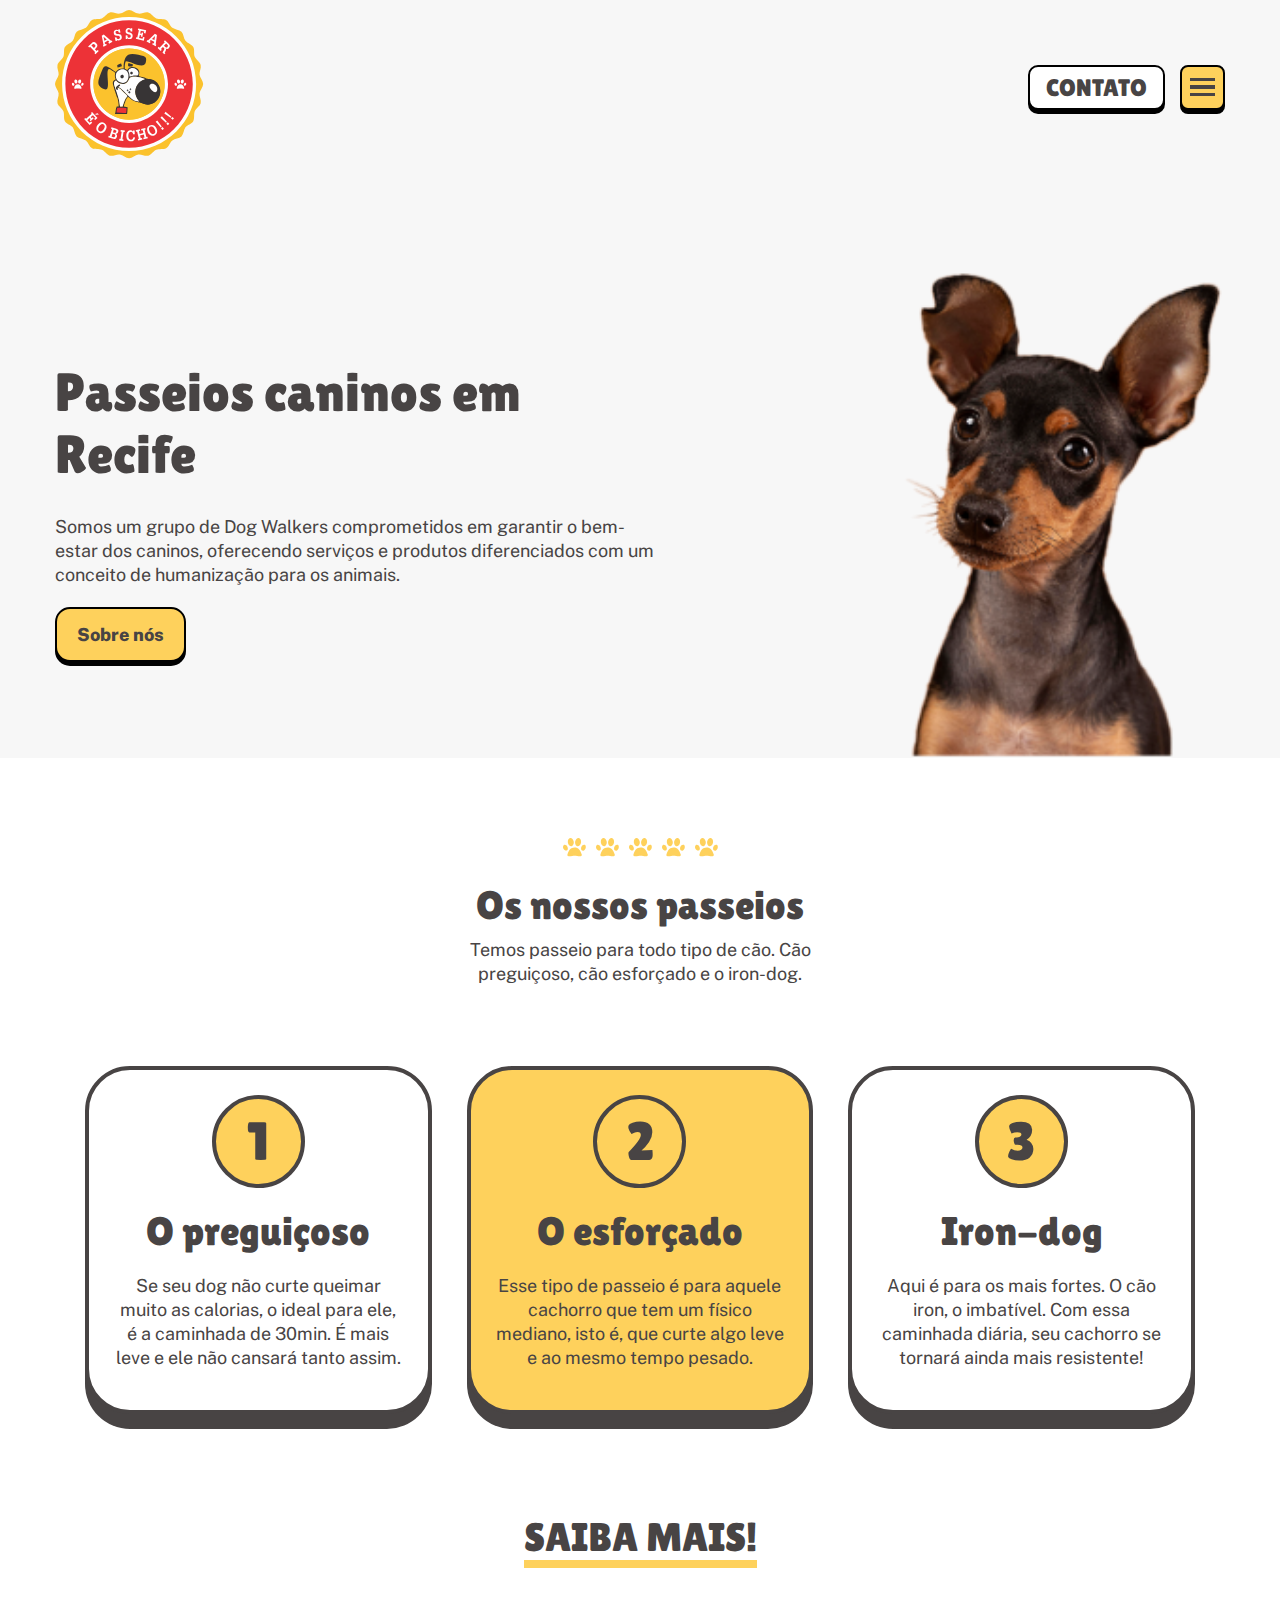
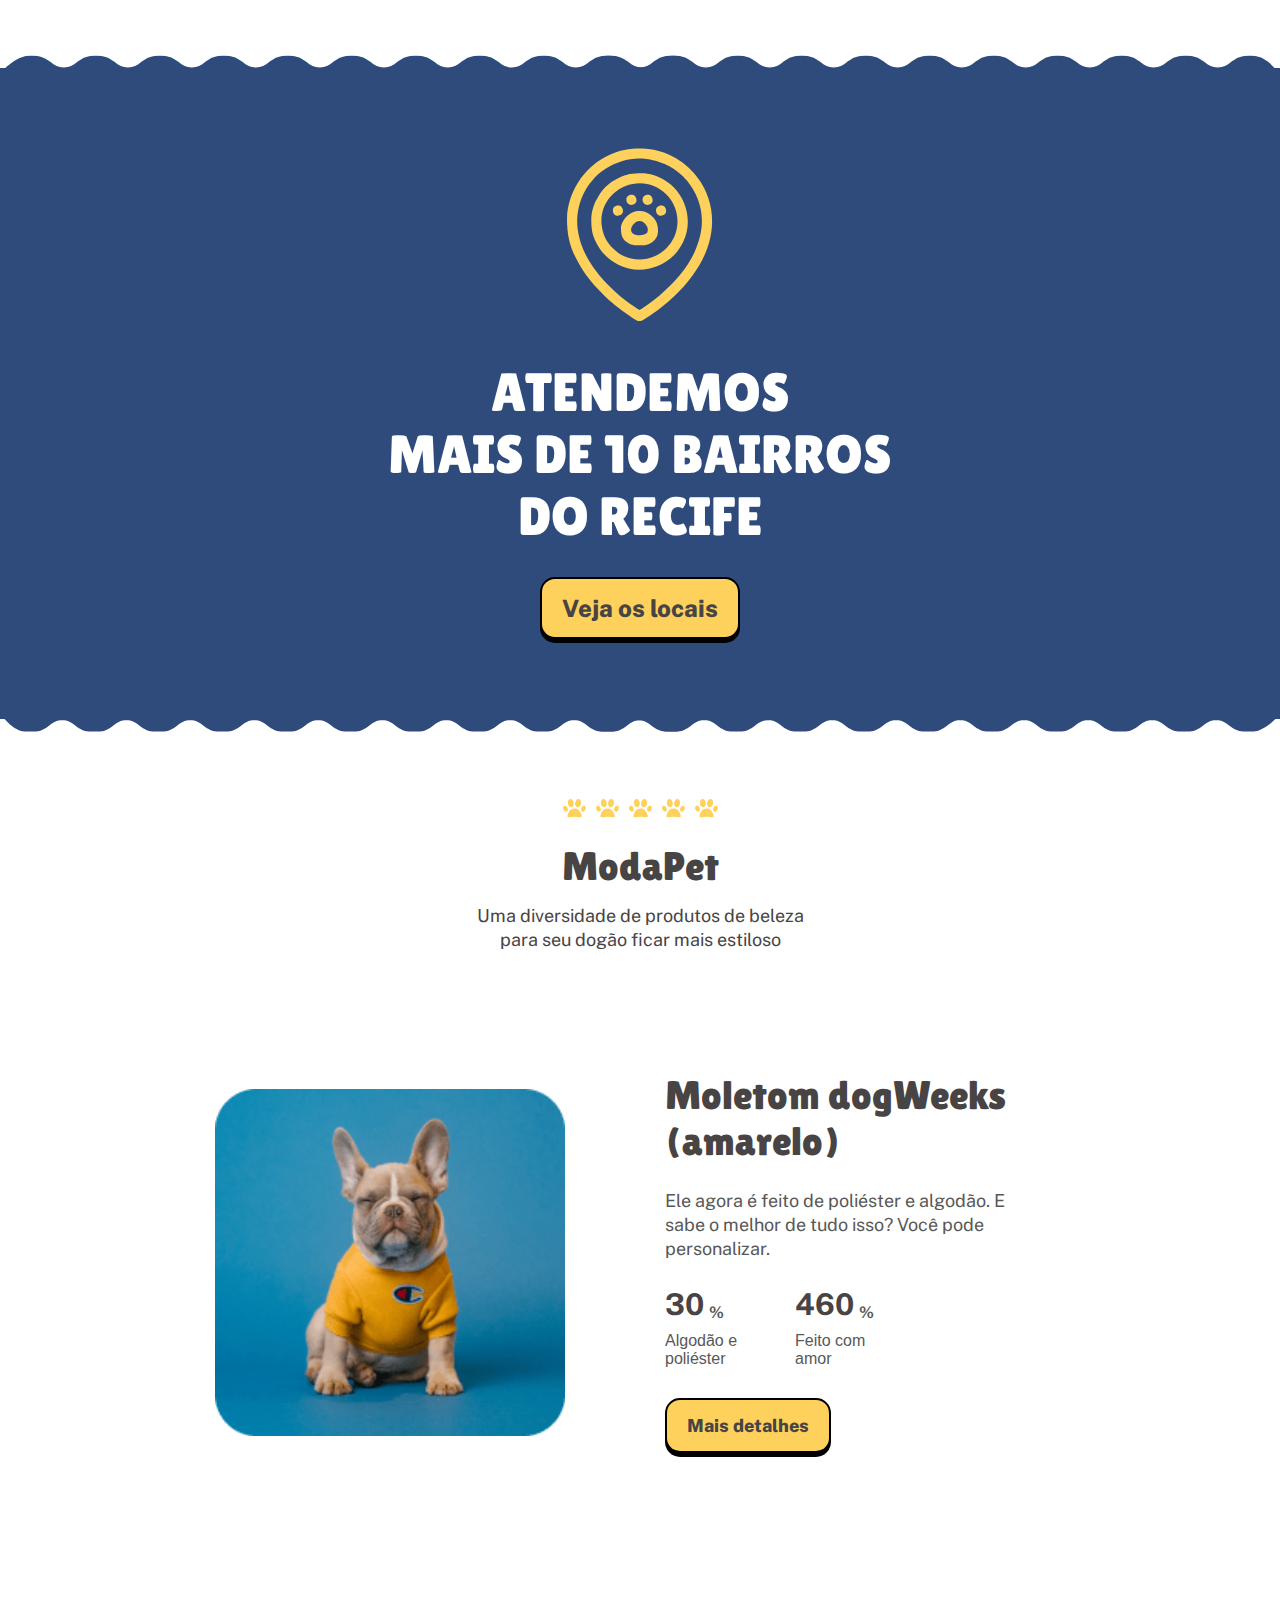
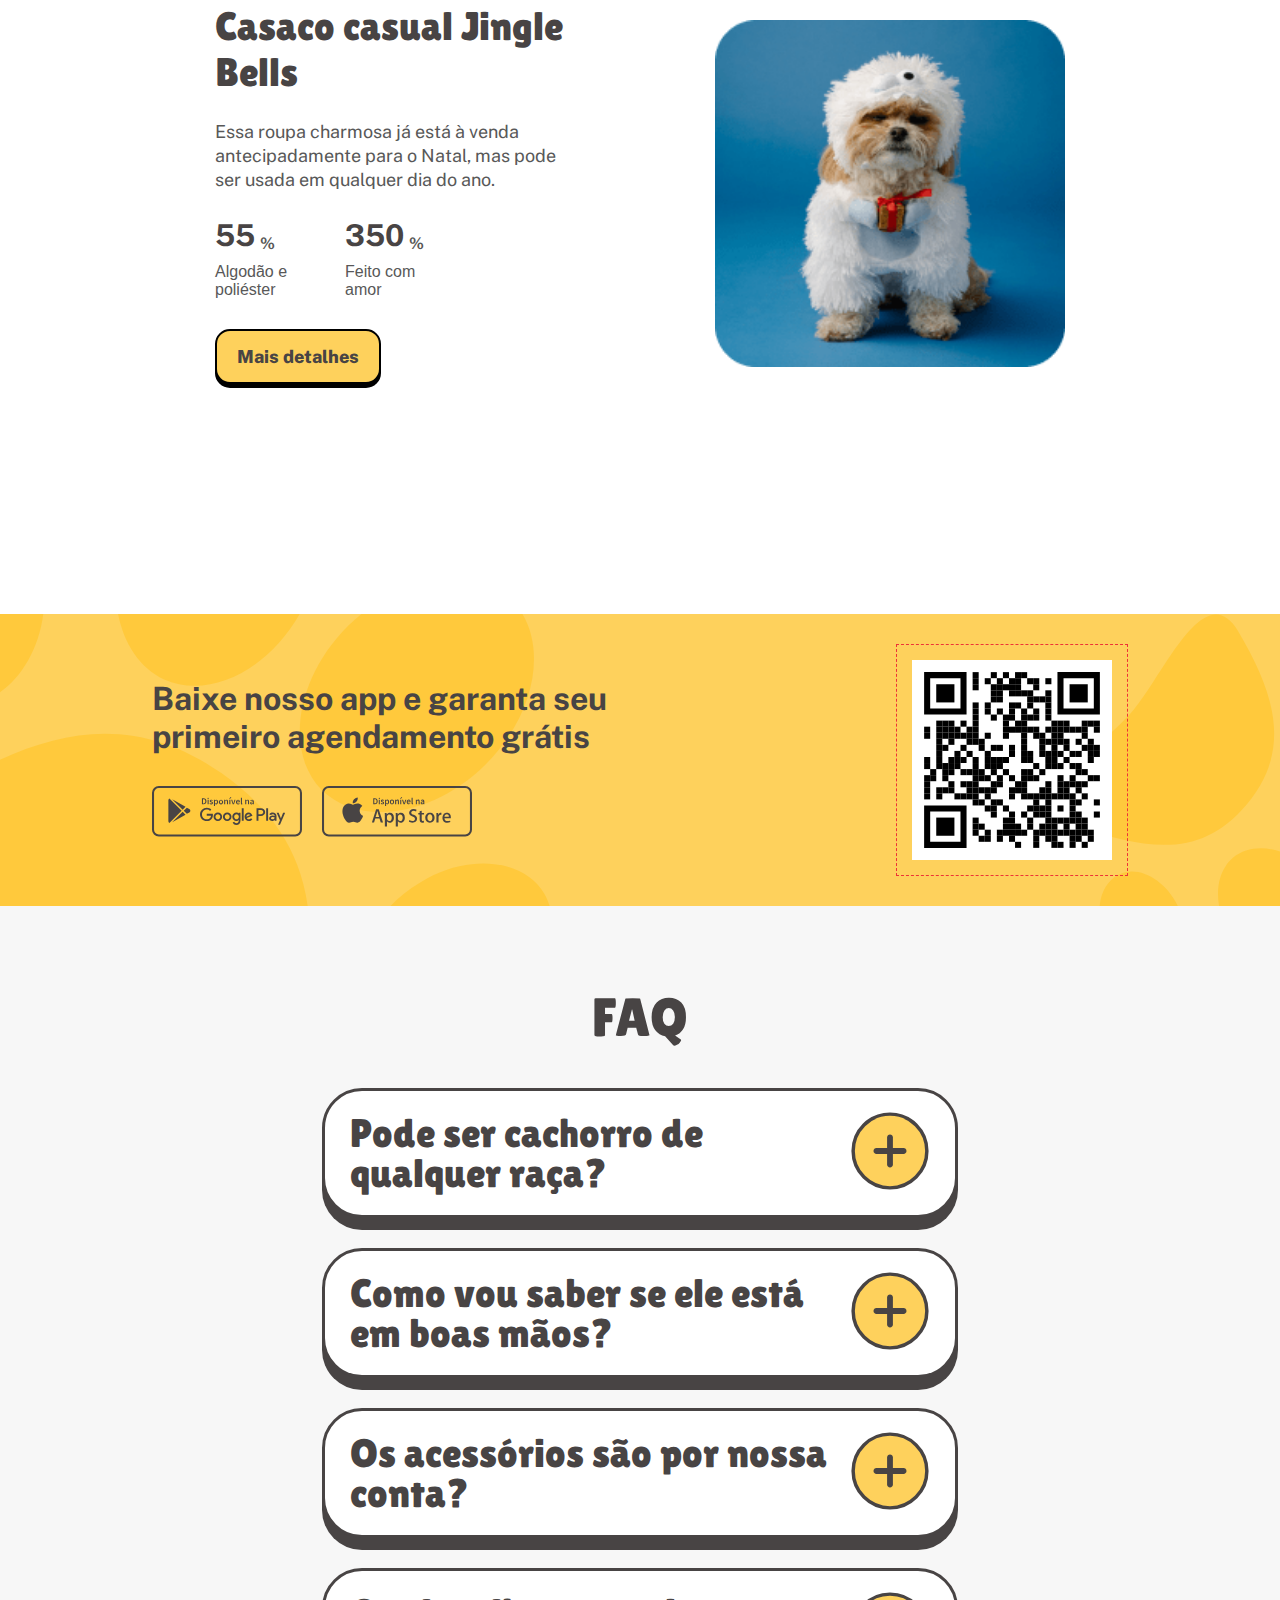
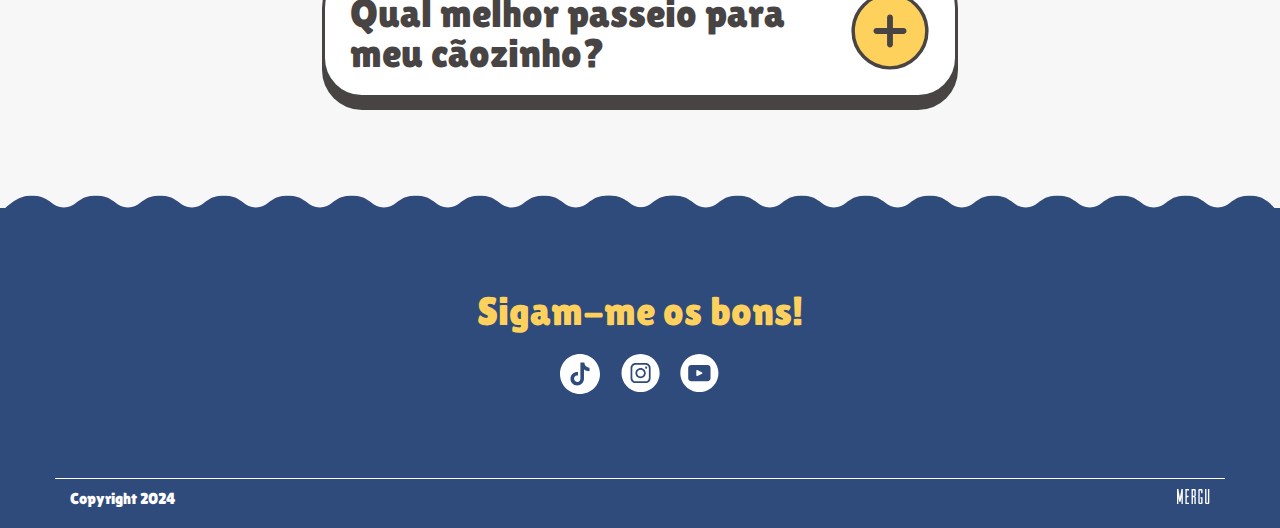
<file: index.html>
<!DOCTYPE html>
<html lang="pt-br">
<head>
    <!-- Geral -->
    <meta charset="UTF-8">
    <meta http-equiv="X-UA-Compatible" content="IE=edge">
    <meta name="viewport" content="width=device-width, initial-scale=1.0">
    <meta http-equiv="x-ua-compatible" content="ie=edge">
    <title>Passear é o bicho!</title>
    <meta name="description" content="Passeios caninos em Recife">

    <!-- favicon -->
    <link rel="shortcut icon" href="favicon/favicon-16x16.png" type="image/x-icon">
    <link rel="shortcut icon" href="favicon/favicon.ico" type="image/x-icon">
    <link rel="shortcut icon" href="favicon/favicon-32x32.png" type="image/x-icon">
    <link rel="shortcut icon" href="favicon/android-chrome-192x192.png" type="image/x-icon">
    <link rel="shortcut icon" href="favicon/android-chrome-512x512.png" type="image/x-icon">
   
    <link rel="preload" href="./css/style.min.css" as="style">
    <link rel="stylesheet" href="./css/style.min.css">

    <!-- Fonts -->
    <link rel="preconnect" href="https://fonts.googleapis.com">
    <link rel="preconnect" href="https://fonts.gstatic.com" crossorigin>
    <link href="https://fonts.googleapis.com/css2?family=Lilita+One&family=Public+Sans:ital,wght@0,100;0,200;0,300;0,400;0,500;0,600;0,700;0,800;0,900;1,100;1,200;1,300;1,400;1,500;1,600;1,700;1,800;1,900&display=swap" rel="stylesheet">



 
<body>
   
     <header class="header-bg">
        
        <nav class="header-nav container" id="nav" aria-label="primaria">
        
    <a href="index.html" class="logo-passear-link">
        <svg width="130" height="130" viewBox="0 0 69 69" fill="none" xmlns="http://www.w3.org/2000/svg">
            <path d="M68.1619 34.0763C68.1619 35.5563 66.6727 36.916 66.4877 38.3497C66.3027 39.8019 67.3756 41.5039 67.0056 42.9006C66.6264 44.3159 64.8412 45.2501 64.2862 46.5913C63.722 47.9418 64.3232 49.8657 63.5925 51.1237C62.8617 52.3817 60.9008 52.8257 60.0128 53.9819C59.1248 55.1381 59.2081 57.1453 58.1721 58.1813C57.1453 59.2081 55.1289 59.1248 53.9727 60.0128C52.8257 60.9008 52.3817 62.8617 51.1237 63.6017C49.8657 64.3232 47.9418 63.722 46.5913 64.2862C45.2501 64.8412 44.3159 66.6264 42.9006 67.0056C41.5039 67.3756 39.8019 66.3027 38.3497 66.4877C36.916 66.6727 35.5563 68.1619 34.0763 68.1619C32.5963 68.1619 31.2366 66.6727 29.8121 66.4877C28.3507 66.3027 26.6487 67.3756 25.252 67.0056C23.8368 66.6264 22.9025 64.8412 21.5613 64.2862C20.2108 63.722 18.2869 64.3232 17.0289 63.6017C15.7709 62.8617 15.3269 60.9008 14.18 60.0128C13.0237 59.1248 11.0073 59.2081 9.98055 58.1721C8.94457 57.1453 9.02782 55.1381 8.13984 53.9727C7.25185 52.8257 5.29089 52.3817 4.56016 51.1237C3.82942 49.8657 4.43066 47.9418 3.86642 46.5913C3.31143 45.2501 1.52622 44.3159 1.14698 42.9006C0.776984 41.5039 1.84996 39.8019 1.66497 38.3497C1.47997 36.916 0 35.5563 0 34.0763C0 32.5963 1.47997 31.2366 1.66497 29.8121C1.84996 28.3507 0.776984 26.6487 1.14698 25.252C1.52622 23.8368 3.31143 22.9025 3.86642 21.5613C4.43066 20.2108 3.82942 18.2869 4.56016 17.0289C5.29089 15.7709 7.25185 15.3269 8.13984 14.18C9.02782 13.0237 8.94457 11.0073 9.98055 9.98055C11.0073 8.94457 13.0237 9.02782 14.18 8.13984C15.3269 7.25185 15.7709 5.29089 17.0382 4.56016C18.2869 3.82942 20.2108 4.43066 21.5613 3.86642C22.9025 3.31143 23.8368 1.52622 25.252 1.14698C26.6487 0.776984 28.3507 1.84996 29.8121 1.66497C31.2366 1.47997 32.5963 0 34.0763 0C35.5563 0 36.916 1.47997 38.3497 1.66497C39.8019 1.84996 41.5039 0.776984 42.9006 1.14698C44.3159 1.52622 45.2501 3.31143 46.5913 3.86642C47.9418 4.43066 49.8657 3.82942 51.1237 4.56016C52.3817 5.29089 52.8257 7.25185 53.9819 8.13984C55.1381 9.02782 57.1453 8.94457 58.1721 9.98055C59.2081 11.0073 59.1248 13.0237 60.0128 14.18C60.9008 15.3269 62.8617 15.7709 63.6017 17.0382C64.3232 18.2869 63.722 20.2108 64.2862 21.5613C64.8412 22.9025 66.6264 23.8368 67.0056 25.252C67.3756 26.6487 66.3027 28.3507 66.4877 29.8121C66.6727 31.2366 68.1619 32.5963 68.1619 34.0763Z" fill="#FBC22D"/>
            <path d="M34.0764 64.9151C17.0752 64.9151 3.24673 51.0774 3.24673 34.0763C3.24673 17.0751 17.0752 3.24664 34.0764 3.24664C51.0775 3.24664 64.9152 17.0751 64.9152 34.0763C64.9152 51.0774 51.0775 64.9151 34.0764 64.9151ZM34.0764 17.6949C25.0393 17.6949 17.6949 25.0392 17.6949 34.0763C17.6949 43.1133 25.0393 50.4669 34.0764 50.4669C43.1134 50.4669 50.467 43.1133 50.467 34.0763C50.467 25.0392 43.1134 17.6949 34.0764 17.6949Z" fill="#FEFEFE"/>
            <path d="M34.0764 63.3889C17.917 63.3889 4.76375 50.2449 4.76375 34.0762C4.76375 17.9168 17.917 4.76355 34.0764 4.76355C50.2451 4.76355 63.3891 17.9168 63.3891 34.0762C63.3891 50.2449 50.2451 63.3889 34.0764 63.3889ZM34.0764 16.1686C24.2069 16.1686 16.1688 24.2067 16.1688 34.0762C16.1688 43.955 24.2069 51.9838 34.0764 51.9838C43.9552 51.9838 51.984 43.955 51.984 34.0762C51.984 24.2067 43.9552 16.1686 34.0764 16.1686Z" fill="#ED3237"/>
            <path d="M34.0764 50.4577C43.1287 50.4577 50.4671 43.1235 50.4671 34.0763C50.4671 25.0291 43.1287 17.6949 34.0764 17.6949C25.0241 17.6949 17.6858 25.0291 17.6858 34.0763C17.6858 43.1235 25.0241 50.4577 34.0764 50.4577Z" fill="#FBC22D"/>
            <path d="M56.1372 33.0217C56.2297 33.5397 56.6181 33.9097 56.9974 33.845C57.3766 33.771 57.6079 33.29 57.5061 32.772C57.4136 32.254 57.0344 31.884 56.6551 31.9488C56.2759 32.0228 56.0447 32.5038 56.1372 33.0217Z" fill="#FEFEFE"/>
            <path d="M57.8577 32.7721C57.7652 33.2901 57.9964 33.7711 58.3757 33.8451C58.7549 33.9098 59.1434 33.5398 59.2359 33.0218C59.3284 32.5038 59.0972 32.0229 58.7179 31.9489C58.3387 31.8841 57.9594 32.2448 57.8577 32.7721Z" fill="#FEFEFE"/>
            <path d="M59.3376 33.9838C59.1711 34.3445 59.2544 34.7423 59.5134 34.8533C59.7816 34.9735 60.1239 34.7793 60.2903 34.4185C60.4568 34.0485 60.3736 33.66 60.1146 33.5398C59.8464 33.4195 59.4949 33.6138 59.3376 33.9838Z" fill="#FEFEFE"/>
            <path d="M56.0169 33.956C56.2019 34.3075 56.1371 34.7053 55.8874 34.8348C55.6284 34.9735 55.2676 34.7978 55.0826 34.4463C54.8976 34.0855 54.9531 33.6971 55.2121 33.5583C55.4711 33.4196 55.8319 33.6046 56.0169 33.956Z" fill="#FEFEFE"/>
            <path d="M59.3932 35.7136C59.6892 36.5183 58.3942 36.1021 57.7189 36.1021C57.0992 36.1021 55.7672 36.5183 56.0447 35.7136C56.3685 34.7978 56.794 34.1596 57.7189 34.1596C58.6439 34.1596 59.0139 34.7423 59.3932 35.7136Z" fill="#FEFEFE"/>
            <path d="M18.6014 20.3126L18.1112 19.7946L18.4997 19.4246L16.1225 16.9272L15.7247 17.2971L15.2437 16.7884L16.8439 15.2622C17.1584 14.9662 17.4822 14.7904 17.8244 14.7442C18.1574 14.6979 18.5367 14.8829 18.9437 15.3177C19.3506 15.7432 19.5356 16.1224 19.4986 16.4647C19.4709 16.8069 19.2859 17.1399 18.9437 17.4636L18.3702 18.0094L19.1379 18.8141L19.6281 18.3516L20.1184 18.8696L18.6014 20.3126ZM16.7607 16.3167L17.8892 17.5006L18.2314 17.1769C18.4442 16.9734 18.5737 16.7792 18.6107 16.5942C18.6569 16.3999 18.5644 16.1964 18.3424 15.9652C18.0834 15.6969 17.8707 15.5767 17.6949 15.6229C17.5099 15.6599 17.3064 15.7987 17.0752 16.0207L16.7607 16.3167ZM22.3568 16.9364L22.0053 16.3167L22.3106 16.1409L21.5059 11.812L22.4308 11.2848L25.77 14.1522L26.066 13.9857L26.4175 14.6054L24.8728 15.4934L24.5213 14.8737L24.9838 14.6054L24.3548 14.069L22.8656 14.9199L23.0228 15.7339L23.4761 15.4749L23.8368 16.0854L22.3568 16.9364ZM22.7083 14.1985L23.7998 13.5695L22.3291 12.2652L22.7083 14.1985ZM27.8605 14.2447L27.4997 12.6537L28.2305 12.478C28.323 12.8572 28.4525 13.107 28.6282 13.2365C28.804 13.3752 29.0445 13.403 29.3404 13.329C29.5069 13.292 29.6364 13.1995 29.7567 13.0515C29.8677 12.9127 29.9047 12.7462 29.8584 12.5612C29.7937 12.2467 29.6549 12.0525 29.4514 11.9878C29.2572 11.9138 28.952 11.8768 28.545 11.8583C28.138 11.8398 27.8142 11.7658 27.583 11.6363C27.3425 11.4975 27.176 11.22 27.0742 10.7853C26.9725 10.3413 27.0187 9.97129 27.213 9.66605C27.4072 9.37006 27.694 9.17581 28.064 9.09256C28.4987 8.99081 28.8595 9.08331 29.1462 9.36081L29.1554 9.35156L29.0722 8.97231L29.7844 8.80582L30.1267 10.295L29.3867 10.4615C29.2942 10.1378 29.1739 9.92504 29.0167 9.8048C28.8595 9.68455 28.6467 9.6568 28.3785 9.7123C27.953 9.81405 27.7865 10.0638 27.879 10.4708C27.9345 10.7113 28.0455 10.85 28.212 10.887C28.3692 10.9333 28.6745 10.9703 29.1184 11.0073C29.5624 11.0443 29.9047 11.1368 30.1544 11.3033C30.4042 11.4605 30.5799 11.7565 30.6817 12.2005C30.7464 12.4872 30.7464 12.7555 30.6817 12.996C30.6169 13.2365 30.4967 13.44 30.3209 13.6065C30.1452 13.7637 29.9417 13.8655 29.7012 13.9302C29.4422 13.9857 29.2109 14.0042 29.026 13.9765C28.841 13.958 28.656 13.8562 28.4895 13.6897L28.4802 13.699L28.5727 14.0875L27.8605 14.2447ZM32.5501 13.3105L32.5039 11.6733L33.2624 11.6548C33.2716 12.034 33.3549 12.3115 33.4936 12.478C33.6416 12.6445 33.8729 12.7185 34.1781 12.7092C34.3446 12.7092 34.4926 12.6445 34.6406 12.5242C34.7793 12.404 34.8533 12.2467 34.8441 12.0618C34.8348 11.738 34.7423 11.516 34.5573 11.4143C34.3816 11.3125 34.0948 11.2015 33.6971 11.109C33.2994 11.0165 32.9941 10.8778 32.7906 10.6928C32.5871 10.517 32.4761 10.2025 32.4669 9.75855C32.4576 9.30531 32.5779 8.95381 32.8276 8.69482C33.0774 8.44507 33.3919 8.31558 33.7804 8.29708C34.2243 8.28783 34.5573 8.44507 34.7793 8.77807H34.7978L34.7886 8.38958L35.5193 8.37108L35.5563 9.89729L34.7978 9.91579C34.7793 9.57355 34.6961 9.33306 34.5666 9.18506C34.4371 9.03706 34.2428 8.97231 33.9654 8.97231C33.5306 8.99081 33.3086 9.20356 33.3271 9.6198C33.3271 9.8603 33.4104 10.0175 33.5584 10.0915C33.7064 10.1655 33.9931 10.2673 34.4186 10.3875C34.8533 10.517 35.1678 10.6743 35.3806 10.887C35.5933 11.0905 35.7043 11.4143 35.7228 11.8768C35.7228 12.1635 35.6766 12.4225 35.5563 12.6537C35.4453 12.8757 35.2881 13.0515 35.0846 13.1717C34.8811 13.292 34.6591 13.3567 34.4093 13.366C34.1411 13.3752 33.9191 13.3475 33.7434 13.2827C33.5584 13.218 33.4011 13.0885 33.2716 12.8942H33.2624L33.2716 13.292L32.5501 13.3105ZM37.1843 13.255L37.3415 12.552L37.8318 12.6722L38.6088 9.30531L38.1185 9.19431L38.2758 8.50982L41.9387 9.35156L41.6057 10.7668L40.8935 10.6003L41.06 9.86955L39.469 9.49955L39.1637 10.8038L39.7835 10.9518L39.9315 10.295L40.5882 10.443L40.1442 12.3762L39.4875 12.2282L39.6355 11.5993L39.0158 11.4605L38.692 12.8665L40.283 13.2365L40.4865 12.3762L41.1987 12.5427L40.838 14.0967L37.1843 13.255ZM42.1237 14.4852L42.4474 13.847L42.7619 14.0135L45.9531 10.9795L46.9058 11.4698L46.3139 15.8264L46.6191 15.9837L46.2954 16.6219L44.7044 15.8079L45.0374 15.1697L45.5091 15.4194L45.6201 14.5962L44.0846 13.8192L43.4927 14.3835L43.9644 14.6239L43.6407 15.2622L42.1237 14.4852ZM44.6119 13.2827L45.7311 13.8562L46.0271 11.9138L44.6119 13.2827ZM47.2111 17.4636L47.7106 16.9457L48.0991 17.3156L50.4855 14.8182L50.0878 14.4482L50.5688 13.9395L52.28 15.5674C52.6037 15.8819 52.798 16.1779 52.8535 16.4832C52.909 16.7792 52.7425 17.1306 52.354 17.5376C52.1227 17.7781 51.8822 17.9076 51.614 17.9261C51.355 17.9539 51.1145 17.8799 50.8925 17.7041L50.874 17.7134C51.0405 17.8984 51.1053 18.0926 51.0683 18.2961C51.0313 18.5089 50.9295 18.7586 50.763 19.0546L50.467 19.5818L50.7723 19.8593L50.2728 20.3773L49.4495 19.5818L50.134 18.3609C50.245 18.1759 50.3098 18.0094 50.3098 17.8614C50.319 17.7134 50.2543 17.5746 50.1155 17.4359L49.6345 16.9827L48.7373 17.9261L49.1165 18.2869L48.6263 18.8049L47.2111 17.4636ZM51.1145 15.4287L50.1248 16.4647L50.615 16.9364C51.0128 17.3156 51.3828 17.3249 51.725 16.9734C52.0487 16.6312 52.0395 16.3074 51.6972 15.9837L51.1145 15.4287Z" fill="#FEFEFE"/>
            <path d="M8.92614 33.0217C9.01864 33.5397 9.40713 33.9097 9.78638 33.845C10.1656 33.771 10.3969 33.29 10.3044 32.772C10.2026 32.254 9.82337 31.884 9.44413 31.9488C9.06489 32.0228 8.83364 32.5038 8.92614 33.0217Z" fill="#FEFEFE"/>
            <path d="M10.656 32.7721C10.5542 33.2901 10.7854 33.7711 11.1647 33.8451C11.5439 33.9098 11.9324 33.5398 12.0249 33.0218C12.1267 32.5038 11.8954 32.0229 11.5162 31.9489C11.1369 31.8841 10.7484 32.2448 10.656 32.7721Z" fill="#FEFEFE"/>
            <path d="M12.1266 33.9838C11.9601 34.3445 12.0433 34.7423 12.3116 34.8533C12.5706 34.9735 12.9221 34.7793 13.0793 34.4185C13.2458 34.0485 13.1626 33.66 12.9036 33.5398C12.6353 33.4195 12.2931 33.6138 12.1266 33.9838Z" fill="#FEFEFE"/>
            <path d="M8.80595 33.956C8.99095 34.3075 8.93545 34.7053 8.67645 34.8348C8.41746 34.9735 8.05672 34.7978 7.87172 34.4463C7.68672 34.0855 7.74222 33.6971 8.00122 33.5583C8.26021 33.4196 8.62095 33.6046 8.80595 33.956Z" fill="#FEFEFE"/>
            <path d="M12.1821 35.7136C12.4874 36.5183 11.1832 36.1021 10.5079 36.1021C9.88818 36.1021 8.5562 36.5183 8.84295 35.7136C9.15744 34.7978 9.58293 34.1596 10.5079 34.1596C11.4329 34.1596 11.8121 34.7423 12.1821 35.7136Z" fill="#FEFEFE"/>
            <path fill-rule="evenodd" clip-rule="evenodd" d="M28.7115 40.5327C28.6745 40.1535 28.8318 39.321 28.952 39.2655C28.7208 38.1277 27.9068 36.4998 27.5646 35.473C27.0928 34.0301 26.7506 33.0496 28.0826 32.4021C28.5543 33.2901 30.1638 34.2798 31.8195 34.0116C33.2162 33.7896 33.7527 32.7629 34.1689 31.6436C34.8349 29.8492 40.2831 31.1164 41.4578 31.8564C41.0785 32.1616 38.2851 32.8461 37.2399 35.8985C36.3981 38.3405 37.4341 39.6725 37.9244 40.8657C38.1094 41.3282 38.5071 41.7814 38.7106 42.0959C35.9264 40.6067 34.7794 40.1072 32.652 38.2572C32.1895 37.2953 29.5163 35.0753 28.545 35.3158C28.6838 35.5933 29.359 35.9448 29.655 36.1483C30.2378 36.5275 30.469 36.768 30.9315 37.212C33.8914 40.1257 33.5862 39.0527 32.4855 40.7177C31.9767 41.4762 31.3015 43.5019 31.098 44.4176L29.914 44.3899C29.7383 43.5481 29.6828 42.5399 29.5163 41.7259C29.3498 40.9027 29.1093 40.0147 28.952 39.247C28.7763 39.469 28.6838 40.246 28.7115 40.5327C28.9335 40.9582 29.4053 43.8071 29.2943 44.3436L28.4063 44.3899C27.7311 45.6663 28.0271 47.0538 27.5461 47.8215H33.17C33.1607 47.7383 33.17 47.6366 33.1977 47.5256C33.2994 47.1093 33.4012 45.2501 33.4012 44.7321L31.6437 44.3991C31.727 43.6036 32.1247 42.8266 32.356 42.0774C32.6982 40.9767 33.1422 40.6252 33.5769 39.9315C34.4742 40.4772 35.0292 41.4577 36.6941 41.9849C38.4053 42.5769 38.1464 42.5029 39.7188 42.7896C40.4773 42.9284 42.4105 44.1771 44.9635 42.8729C47.1002 41.7907 49.0426 38.9602 48.3304 36.102C47.1927 31.5326 43.169 31.8749 42.4568 31.6344C41.8463 31.4401 41.3838 31.1349 40.6068 30.9406C39.8946 30.7649 39.1361 30.6354 38.5533 30.3486C39.0621 28.7022 38.9048 27.4442 37.1936 26.584C36.4814 26.2325 35.6304 26.0752 34.7979 26.325C33.6694 26.658 33.8359 27.0187 33.1977 27.6015L32.1155 27.0742C31.986 25.9827 32.1802 24.401 32.5872 23.587C33.4752 23.6888 35.0107 24.142 35.8154 24.4565C36.8791 24.882 39.8113 25.918 40.875 25.2705C41.2265 25.0485 41.6335 24.6045 41.7723 24.031C42.1608 22.4586 41.9943 21.6723 40.6623 21.1913C39.0713 20.6178 35.2974 19.7299 33.7342 20.5716C32.8277 21.0526 32.2912 21.9406 31.9767 23.069C31.5975 24.438 31.505 25.4185 31.5882 26.8892C29.7753 26.7597 29.0908 27.139 28.1011 28.2489C28.0918 28.2674 28.0641 28.2952 28.0548 28.3137C28.0363 28.3322 28.0086 28.3507 27.9993 28.3692L27.8791 28.4894C27.1298 28.0362 25.8163 26.9725 24.8451 26.4822C23.0969 25.585 22.6159 25.7052 21.8112 27.3887C21.2377 28.5727 20.8492 29.7659 20.396 31.0886C19.6097 33.4196 19.6652 34.9366 21.8944 36.1298C22.3662 36.3888 23.3466 36.7773 23.8739 36.3703C25.1966 35.3435 23.4576 28.7299 24.5121 27.4257C24.9931 26.8245 25.6869 27.5645 26.1401 27.842C26.7413 28.1934 27.2131 28.4617 27.6941 28.8779C27.4813 30.3671 27.4721 30.5059 27.8791 31.8564C27.2871 32.4946 26.2511 32.4854 26.7506 34.4648C27.0743 35.769 28.1936 39.2747 28.7115 40.5327Z" fill="#373435"/>
            <path fill-rule="evenodd" clip-rule="evenodd" d="M29.8955 47.8216C29.6828 47.8123 29.47 47.8031 29.2573 47.7938C29.0168 47.7846 28.8225 47.7938 28.656 47.8216H29.8955Z" fill="#B38048"/>
            <path fill-rule="evenodd" clip-rule="evenodd" d="M29.5162 41.7259C29.6827 42.5399 29.7382 43.5481 29.914 44.3899L31.0979 44.4176C31.3014 43.5019 31.9767 41.4762 32.4854 40.7177C33.5861 39.0527 33.8914 40.1257 30.9315 37.212C30.469 36.768 30.2377 36.5275 29.655 36.1483C29.359 35.9448 28.619 35.5655 28.4803 35.2788C29.7382 35.029 32.7074 38.322 33.7249 39.4135C35.3621 41.0784 36.2038 41.7722 38.7105 42.0959C38.507 41.7814 38.1093 41.3282 37.9243 40.8657C37.4341 39.6725 36.3981 38.3405 37.2398 35.8985C38.2851 32.8461 41.0785 32.1616 41.4577 31.8564C40.246 31.0979 34.8349 29.8584 34.1689 31.6436C33.7526 32.7628 33.2162 33.7896 31.8194 34.0116C30.1637 34.2798 28.5542 33.2901 28.0825 32.4021C26.7505 33.0496 27.0928 34.0301 27.5645 35.473C27.916 36.5368 28.434 38.0722 28.8595 39.4135C28.8687 39.432 28.8687 39.4505 28.878 39.469C29.174 40.4032 29.4145 41.2264 29.5162 41.7259Z" fill="#FEFEFE"/>
            <path fill-rule="evenodd" clip-rule="evenodd" d="M30.1822 27.4257C27.398 28.2212 27.435 31.7547 29.2757 32.9109C31.4587 34.2799 34.1596 33.4381 33.7526 29.7197C33.5769 28.1102 32.0507 26.8985 30.1822 27.4257Z" fill="#FEFEFE"/>
            <path fill-rule="evenodd" clip-rule="evenodd" d="M34.2984 30.6446C34.8441 30.4689 35.2789 30.3024 35.9079 30.2099C36.4258 30.1266 37.7023 30.2561 38.0261 30.0712C38.3221 29.9047 39.0158 28.5079 37.3046 27.2222C36.3056 26.473 34.7239 26.5285 34.0486 27.3887C33.5122 28.0639 33.6787 27.9437 33.9931 28.7299C34.2429 29.3774 34.2059 29.9324 34.2984 30.6446Z" fill="#FEFEFE"/>
            <path fill-rule="evenodd" clip-rule="evenodd" d="M28.2675 47.1833C29.7382 47.2388 31.2367 47.5255 32.7444 47.3683C32.8924 46.7301 32.9571 45.7681 32.8369 45.1021C32.0877 44.9448 29.4145 44.8524 28.6467 44.9726C28.508 45.7033 28.2582 46.3971 28.2675 47.1833Z" fill="#ED3237"/>
            <path fill-rule="evenodd" clip-rule="evenodd" d="M43.6499 33.2068C41.6057 33.9376 43.9274 36.9808 45.8699 36.324C47.8216 35.6488 45.5924 32.5131 43.6499 33.2068Z" fill="#FEFEFE"/>
            <path fill-rule="evenodd" clip-rule="evenodd" d="M35.5379 25.9827C35.7507 25.6497 35.7877 25.5295 35.8524 25.0392C35.4547 24.734 34.2244 24.438 33.6694 24.438C33.6787 24.993 33.4474 25.6867 33.8544 25.881C34.1319 26.0105 35.2419 26.0475 35.5379 25.9827Z" fill="#373435"/>
            <path fill-rule="evenodd" clip-rule="evenodd" d="M28.6006 25.4648L28.7578 26.399C29.6735 26.3898 30.0898 26.0105 30.8113 25.8255L30.432 24.6046C29.7568 24.6508 29.0075 25.1133 28.6006 25.4648Z" fill="#373435"/>
            <path fill-rule="evenodd" clip-rule="evenodd" d="M30.6354 29.8862C29.5532 30.2932 30.2377 31.7824 31.2089 31.3661C32.1062 30.9869 31.5882 29.5439 30.6354 29.8862Z" fill="#373435"/>
            <path d="M42.6602 43.5481C45.8326 43.5481 48.4043 40.9018 48.4043 37.6375C48.4043 34.3731 45.8326 31.7269 42.6602 31.7269C39.4878 31.7269 36.9161 34.3731 36.9161 37.6375C36.9161 40.9018 39.4878 43.5481 42.6602 43.5481Z" fill="#373435"/>
            <path fill-rule="evenodd" clip-rule="evenodd" d="M46.4064 34.6775C47.7846 36.0465 46.9336 39.3395 44.5102 36.9253C41.9572 34.3908 44.7322 33.0126 46.4064 34.6775Z" fill="#FEFEFE"/>
            <path d="M34.6777 36.6756C34.8003 36.6756 34.8997 36.568 34.8997 36.4351C34.8997 36.3023 34.8003 36.1946 34.6777 36.1946C34.5551 36.1946 34.4557 36.3023 34.4557 36.4351C34.4557 36.568 34.5551 36.6756 34.6777 36.6756Z" fill="#373435" stroke="#373435" stroke-width="0.318049"/>
            <path d="M33.4197 37.2029C33.5423 37.2029 33.6417 37.0952 33.6417 36.9624C33.6417 36.8296 33.5423 36.7219 33.4197 36.7219C33.2971 36.7219 33.1977 36.8296 33.1977 36.9624C33.1977 37.0952 33.2971 37.2029 33.4197 37.2029Z" fill="#373435" stroke="#373435" stroke-width="0.318049"/>
            <path d="M34.1967 38.2111C34.3755 38.2111 34.5205 38.0496 34.5205 37.8504C34.5205 37.6511 34.3755 37.4896 34.1967 37.4896C34.0179 37.4896 33.873 37.6511 33.873 37.8504C33.873 38.0496 34.0179 38.2111 34.1967 38.2111Z" fill="#373435" stroke="#373435" stroke-width="0.318049"/>
            <path d="M29.5994 34.6221C29.5809 34.6591 27.6755 35.8615 28.6097 36.3703" stroke="#373435" stroke-width="0.727219" stroke-linecap="round" stroke-linejoin="round"/>
            <path d="M35.1956 29.6179C35.5327 29.6179 35.8061 29.3446 35.8061 29.0075C35.8061 28.6703 35.5327 28.397 35.1956 28.397C34.8584 28.397 34.5851 28.6703 34.5851 29.0075C34.5851 29.3446 34.8584 29.6179 35.1956 29.6179Z" fill="#373435"/>
            <path d="M13.4215 50.134L13.958 49.6622L14.291 50.0322L16.8625 47.729L16.5295 47.359L17.0475 46.8873L19.5542 49.6807L18.4719 50.652L17.9817 50.1062L18.5367 49.6067L17.4452 48.3857L16.4555 49.2737L16.8717 49.7455L17.3712 49.3015L17.8152 49.801L16.3445 51.1237L15.9005 50.6242L16.3815 50.1987L15.956 49.727L14.8737 50.689L15.9652 51.9099L16.622 51.3179L17.1122 51.8637L15.9282 52.9274L13.4215 50.134ZM20.1924 48.0898L18.8142 48.1823L18.4627 47.7845L19.6096 47.4423L20.1924 48.0898ZM19.9334 56.2758C19.5634 56.0168 19.2952 55.7116 19.1472 55.3509C18.9992 54.9809 18.9622 54.5924 19.0362 54.1854C19.1102 53.7691 19.2859 53.3621 19.5634 52.9552C19.8316 52.5574 20.1554 52.2429 20.5161 52.0117C20.8676 51.7897 21.2469 51.6787 21.6446 51.6879C22.0423 51.6972 22.4216 51.8267 22.8008 52.0857C23.1708 52.3354 23.4298 52.6499 23.5778 53.0107C23.7351 53.3806 23.7628 53.7691 23.6888 54.1761C23.6148 54.5924 23.4298 54.9994 23.1523 55.4156C22.8748 55.8134 22.5603 56.1278 22.2088 56.3498C21.8481 56.5718 21.4781 56.6828 21.0896 56.6736C20.7011 56.6643 20.3126 56.5348 19.9334 56.2758ZM20.3404 55.6839C20.6919 55.9243 21.0434 55.9706 21.3949 55.8041C21.7556 55.6469 22.0886 55.3416 22.3938 54.8884C22.7083 54.4259 22.8748 54.0004 22.8933 53.6119C22.9118 53.2234 22.7453 52.9089 22.3938 52.6684C22.0516 52.4372 21.7001 52.3909 21.3394 52.5574C20.9786 52.7147 20.6456 53.0199 20.3311 53.4824C20.0259 53.9356 19.8594 54.3519 19.8409 54.7496C19.8224 55.1381 19.9889 55.4526 20.3404 55.6839ZM26.4638 56.9048L26.0198 58.2831L26.5748 58.4588C26.8615 58.5513 27.0927 58.5698 27.2685 58.5235C27.435 58.468 27.5645 58.3016 27.657 58.0148C27.7587 57.7188 27.7402 57.5153 27.6292 57.3951C27.509 57.2748 27.3055 57.1731 27.028 57.0806L26.4638 56.9048ZM27.0742 54.9901L26.6673 56.2666L27.1297 56.4146C27.3887 56.4978 27.6015 56.5163 27.7772 56.4701C27.9622 56.4238 28.0917 56.2758 28.175 56.0168C28.2582 55.7579 28.2397 55.5729 28.1195 55.4526C27.9992 55.3324 27.8142 55.2306 27.5737 55.1566L27.0742 54.9901ZM24.4843 58.5328L24.7063 57.8576L25.1873 58.0056L26.2418 54.7219L25.7608 54.5739L25.9735 53.8986L27.8512 54.5091C28.3507 54.6664 28.7115 54.8514 28.9427 55.0734C29.174 55.2954 29.2202 55.6469 29.0537 56.1463C28.8595 56.7661 28.471 57.0251 27.9067 56.9326L27.8975 56.9511C28.1565 57.0436 28.3415 57.2193 28.4525 57.4783C28.5727 57.7466 28.582 58.0241 28.4895 58.32C28.2952 58.9028 28.027 59.2265 27.657 59.2913C27.2962 59.3468 26.8523 59.2913 26.3343 59.1248L24.4843 58.5328ZM29.5162 59.985L29.6272 59.282L30.1359 59.3653L30.6632 55.9521L30.1544 55.8688L30.2562 55.1751L32.1431 55.4711L32.0414 56.1648L31.5327 56.0816L31.0054 59.4948L31.5142 59.578L31.4032 60.281L29.5162 59.985ZM36.6293 55.3879L36.7126 57.1731L35.9171 57.2101C35.8986 56.8493 35.7876 56.5626 35.5933 56.3591C35.3898 56.1463 35.1308 56.0538 34.8163 56.0631C34.3908 56.0908 34.1041 56.2851 33.9376 56.6643C33.7711 57.0528 33.6971 57.5153 33.7249 58.0703C33.7434 58.5698 33.8729 58.9675 34.0949 59.2728C34.3261 59.5873 34.6406 59.7353 35.0568 59.7168C35.3158 59.6983 35.5378 59.5965 35.6951 59.3838C35.8616 59.1803 35.9448 58.9213 35.9448 58.616L36.7866 58.579C36.8051 58.9953 36.7218 59.3375 36.5553 59.615C36.3888 59.8833 36.1761 60.0868 35.8986 60.2163C35.6303 60.3458 35.3528 60.4105 35.0476 60.429C34.3539 60.4568 33.8081 60.2533 33.4196 59.8093C33.0311 59.3653 32.8184 58.7733 32.7906 58.0333C32.7629 57.5338 32.8184 57.0898 32.9479 56.6921C33.0774 56.2943 33.2809 55.9706 33.5676 55.7394C33.8544 55.5081 34.2151 55.3879 34.6313 55.3601C35.1678 55.3416 35.5748 55.5451 35.8616 55.9798V55.9891L35.8338 55.4249L36.6293 55.3879ZM38.285 60.0683L38.1185 59.3745L38.5995 59.2543L37.7578 55.9058L37.2768 56.0261L37.101 55.3509L39.025 54.8699L39.2008 55.5451L38.618 55.6931L38.9418 56.9881L40.6715 56.5626L40.3477 55.2584L39.7465 55.4156L39.58 54.7311L41.5225 54.2409L41.6982 54.9254L41.1987 55.0456L42.0312 58.394L42.5307 58.2738L42.7064 58.9675L40.764 59.4485L40.5882 58.764L41.1802 58.6068L40.838 57.2378L39.1083 57.6726L39.4505 59.0415L40.0332 58.8935L40.209 59.5873L38.285 60.0683ZM45.8976 57.5893C45.4999 57.8021 45.1021 57.8946 44.7136 57.8668C44.3159 57.8391 43.9552 57.6911 43.6222 57.4413C43.2892 57.1823 43.0024 56.8401 42.7712 56.4146C42.5307 55.9798 42.4012 55.5544 42.3642 55.1381C42.3272 54.7126 42.4012 54.3334 42.5862 53.9819C42.7712 53.6304 43.0672 53.3437 43.4649 53.1309C43.8627 52.9089 44.2512 52.8257 44.6489 52.8534C45.0374 52.8904 45.4074 53.0384 45.7404 53.2882C46.0641 53.5471 46.3509 53.8894 46.5914 54.3241C46.8226 54.7589 46.9613 55.1844 46.9983 55.6006C47.0261 56.0168 46.9521 56.3961 46.7763 56.7383C46.5914 57.0806 46.2954 57.3673 45.8976 57.5893ZM45.5554 56.9603C45.9254 56.7568 46.1289 56.4608 46.1474 56.0723C46.1659 55.6839 46.0456 55.2491 45.7774 54.7681C45.5091 54.2779 45.2131 53.9356 44.8709 53.7414C44.5379 53.5471 44.1772 53.5471 43.8072 53.7506C43.4372 53.9541 43.2429 54.2501 43.2152 54.6479C43.1967 55.0364 43.3262 55.4711 43.5944 55.9613C43.8534 56.4423 44.1494 56.7753 44.4916 56.9696C44.8339 57.1638 45.1854 57.1638 45.5554 56.9603ZM47.0446 50.837L49.0981 53.6396L48.6448 54.0096L46.3139 51.4382L47.0446 50.837ZM49.394 55.2029L48.7651 54.4259L49.4773 53.8431L50.1155 54.6201L49.394 55.2029ZM49.1721 48.8575L51.4753 51.4567L51.059 51.8637L48.4968 49.5235L49.1721 48.8575ZM51.9192 52.9829L51.2163 52.2707L51.873 51.6232L52.576 52.3354L51.9192 52.9829ZM50.8555 46.8503L53.5102 49.0795L53.1587 49.542L50.282 47.6088L50.8555 46.8503ZM54.1762 50.5317L53.3715 49.9305L53.9265 49.1905L54.7312 49.7917L54.1762 50.5317Z" fill="#FEFEFE"/>
            </svg>
    </a>


    <div class="nav-btn">

        <a href="#" class="btn-contato link-btn-contato">contato</a>


    <button aria-label="Abrir Menu" data-menu="btn-mobile" aria-haspopup="true" aria-controls="menu" aria-expanded="false">
            
        <div id="hamburguer">
            <div class="hamburguer-span"></div>
            <div class="hamburguer-span"></div>
            <div class="hamburguer-span"></div>
        </div> 
        
    </button>
    </div>


            <ul class="font-menu-links" data-menu="list" id="menu">

                <li><a href="index.html" class="cor-line">Home</a></li>
                <li><a href="quem-somos.html" class="cor-line">Sobre nós</a></li>
                <li><a href="passeios.html" class="cor-line">Passeios</a></li>
                <li><a href="locais.html" class="cor-line">Locais</a></li>
                <li><a href="#produtos" class="cor-line" id="link-produtos">Produtos</a></li>
                <li><a href="#" class="cor-id-1 a-contato-mobile">Contato</a></li>


            </ul>
        
    
    </nav>

    </header>


    <div data-header-fixo='header-fixo-bg-js' class="header-fixo-bg">
       
        <div class="header-fixo container">
            
        <div>
            <buttom aria-label="Abrir Menu" data-menu="btn-mobile-fixo" aria-haspopup="true" aria-controls="menu" aria-expanded="false">
                    
                <div id="hamburguer">
                    <div class="hamburguer-span"></div>
                    <div class="hamburguer-span"></div>
                    <div class="hamburguer-span"></div>
                </div> 
                
            </buttom>
        </div>
        
        
                    <ul class="font-menu-links" data-menu="list-fixo" id="menu-fixo">
        
                        <li><a href="index.html" class="cor-line">Home</a></li>
                        <li><a href="quem-somos.html" class="cor-line">Sobre nós</a></li>
                        <li><a href="passeios.html" class="cor-line">Passeios</a></li>
                        <li><a href="locais.html" class="cor-line">Locais</a></li>
                        <li><a href="#produtos" class="cor-line">Produtos</a></li>
                        <li><a href="#" class="cor-id-1">Contato</a></li>
                        
        
        
                    </ul>
                
        </div>
   
    </div>


<main>

    <div class="introducao-bg">

       
     <div class="introducao container">
              
                

<div class="introducao-texto">
            <h1 class="fontfont-titulo-ggl cor-4">Passeios caninos em Recife
            </h1>
    
              <p class="font-texto-m2 cor-4">Somos um grupo de Dog Walkers comprometidos em garantir o bem-estar dos caninos, oferecendo serviços e produtos diferenciados com um conceito de humanização para os animais.

              </p>


              <a href="quem-somos.html" class="link-btn-mod-2">Sobre nós</a>


            </div>
        
            
            
            <picture class="introducao-imagem">

                <img src="img/img/hh.png" alt="">

            </picture>


        
        </div>
    </div>



   <section class="passeios-bg" id="passeios">
    <div class="passeios container">


        <div class="decorador-patas">
            <img src="img/icones/pata.svg" alt="">
            <img src="img/icones/pata.svg" alt="">
            <img src="img/icones/pata.svg" alt="">
            <img src="img/icones/pata.svg" alt="">
            <img src="img/icones/pata.svg" alt="">
        </div>

        <div class="passeios-title">
            
            <h2 class="fontfont-titulo-gg cor-4">Os nossos passeios</h2>
            <p class="font-texto-m2 cor-4">Temos passeio para todo tipo de cão. Cão preguiçoso, cão esforçado e o iron-dog.</p>

        </div>



        <div class="passeios-tipos">

            <div class="passeios-box">
                <span class="passeios-numbers fontfont-titulo-ggl cor-4">1</span>
                <h4 class="font-texto-m4 cor-4">O preguiçoso</h4>
                <p class="font-texto-m2 cor-4">Se seu dog não curte queimar muito as calorias, o ideal para ele, é a caminhada de 30min. É mais leve e ele não cansará tanto assim. </p>
            </div>

            <div class="passeios-box-centro">
                <span class="passeios-numbers fontfont-titulo-ggl cor-4">2</span>
                <h4 class="font-texto-m4 cor-4">O esforçado</h4>
                <p class="font-texto-m2 cor-4">Esse tipo de passeio é para aquele cachorro que tem um físico mediano, isto é, que curte algo leve e ao mesmo tempo pesado.
                </p>
            </div>

            <div class="passeios-box">
                <span class="passeios-numbers fontfont-titulo-ggl cor-4">3</span>
                <h4 class="font-texto-m4 cor-4">Iron-dog</h4>
                <p class="font-texto-m2 cor-4">Aqui é para os mais fortes. O cão iron, o imbatível. Com essa caminhada diária, seu cachorro se tornará ainda mais resistente!
                </p>
            </div>

        </div>


        <a href="passeios.html" class="saiba-mais-link fontfont-titulo-gg-caps cor-4">saiba mais!</a>


    </div>

</section>

<section class="passeios-locais-bg">

    <div class="passeios-locais">

        <div class="decorador-box-top">
            <svg width="917" height="30" viewBox="0 0 917 30" fill="none" xmlns="http://www.w3.org/2000/svg">
                <path d="M503 30V13.0962C503 13.0962 496.44 6.06606 495.152 5.07331C492.238 2.81803 488.599 0.0124311 481.307 0.0124311C474.022 0.0124311 470.383 2.81803 467.469 5.07331C466.181 6.06606 464.965 7.00485 463.538 7.6523C462.052 8.33212 460.426 8.64505 458.413 8.64505C456.399 8.64505 454.774 8.33212 453.288 7.6523C451.868 7.00485 450.645 6.06606 449.364 5.07331C446.442 2.81803 442.811 0.0124311 435.519 0.0124311C435.468 0.0124311 435.431 0.0124311 435.387 0.0124311C428.095 0.0124311 424.456 2.81803 421.542 5.07331C420.254 6.06606 419.039 7.00485 417.611 7.6523C416.132 8.33212 414.499 8.64505 412.486 8.64505C410.473 8.64505 408.847 8.33212 407.361 7.6523C405.941 7.00485 404.718 6.06606 403.437 5.07331C400.515 2.81803 396.884 0.0124311 389.592 0.0124311C382.3 0.0124311 378.661 2.81803 375.747 5.07331C374.459 6.06606 373.243 7.00485 371.816 7.6523C370.337 8.33212 368.704 8.64505 366.691 8.64505C364.677 8.64505 363.052 8.33212 361.566 7.6523C360.145 7.00485 358.93 6.06606 357.642 5.07331C354.72 2.81803 351.089 0.0124311 343.797 0.0124311C343.768 0.0124311 343.746 0.0124311 343.716 0.0124311C343.694 0.0124311 343.672 0.0124311 343.643 0.0178265C343.621 0.0178265 343.606 0.0178265 343.585 0.0178265C336.388 0.0501988 332.778 2.83422 329.872 5.07331C328.583 6.06606 327.368 7.00485 325.947 7.6523C324.461 8.33212 322.836 8.64505 320.822 8.64505C318.809 8.64505 317.176 8.33212 315.697 7.6523C314.27 7.00485 313.054 6.06606 311.766 5.07331C308.852 2.81803 305.213 0.0124311 297.921 0.0124311C290.629 0.0124311 286.998 2.81803 284.084 5.07331C282.795 6.06606 281.573 7.00485 280.152 7.6523C278.666 8.33212 277.041 8.64505 275.027 8.64505C273.014 8.64505 271.389 8.33212 269.902 7.6523C268.482 7.00485 267.259 6.06606 265.971 5.07331C263.057 2.81803 259.418 0.0124311 252.133 0.0124311C252.082 0.0124311 252.038 0.0124311 251.994 0.0124311C244.702 0.0124311 241.071 2.81803 238.157 5.07331C236.868 6.06606 235.646 7.00485 234.225 7.6523C232.739 8.33212 231.114 8.64505 229.1 8.64505C227.087 8.64505 225.462 8.33212 223.975 7.6523C222.555 7.00485 221.332 6.06606 220.044 5.07331C217.13 2.81803 213.498 0.0124311 206.206 0.0124311C198.914 0.0124311 195.276 2.81803 192.362 5.07331C191.073 6.06606 189.858 7.00485 188.43 7.6523C186.951 8.33212 185.318 8.64505 183.305 8.64505C181.292 8.64505 179.666 8.33212 178.18 7.6523C176.76 7.00485 175.537 6.06606 174.256 5.07331C171.335 2.81803 167.703 0.0124311 160.411 0.0124311C160.389 0.0124311 160.375 0.0124311 160.353 0.0124311C160.338 0.0124311 160.323 0.0124311 160.301 0.0124311C160.272 0.0178265 160.235 0.0178265 160.199 0.0178265C153.017 0.0555942 149.407 2.83422 146.508 5.07331C145.219 6.06606 144.004 7.00485 142.584 7.6523C141.097 8.33212 139.472 8.64505 137.459 8.64505C135.445 8.64505 133.813 8.33212 132.334 7.6523C130.906 7.00485 129.691 6.06606 128.402 5.07331C125.488 2.81803 121.85 0.0124311 114.557 0.0124311C107.265 0.0124311 103.634 2.81803 100.72 5.07331C99.4315 6.06606 98.2088 7.00485 96.7885 7.6523C95.3023 8.33212 93.6769 8.64505 91.6635 8.64505C89.6502 8.64505 88.0248 8.33212 86.5386 7.6523C85.1182 7.00485 83.8956 6.06606 82.607 5.07331C79.6931 2.81803 76.0544 0.0124311 68.7696 0.0124311C68.7184 0.0124311 68.6744 0.0124311 68.6305 0.0124311C61.3384 0.0124311 57.707 2.81803 54.7931 5.07331C53.5046 6.06606 52.2819 7.00485 50.8615 7.6523C49.3753 8.33212 47.75 8.64505 45.7366 8.64505C43.7232 8.64505 42.0979 8.33212 40.6116 7.6523C39.1913 7.00485 37.9686 6.06606 36.6801 5.07331C33.7662 2.81803 30.1201 0.298387 22.8427 0.0124311C10.4988 -0.467758 0 13.1232 0 13.1232L0 30H503Z" fill="#2F4B7C"/>
                <path d="M917 30V13.0962C917 13.0962 910.44 6.06606 909.152 5.07331C906.238 2.81803 902.599 0.0124311 895.307 0.0124311C888.022 0.0124311 884.383 2.81803 881.469 5.07331C880.181 6.06606 878.965 7.00485 877.538 7.6523C876.052 8.33212 874.426 8.64505 872.413 8.64505C870.399 8.64505 868.774 8.33212 867.288 7.6523C865.868 7.00485 864.645 6.06606 863.364 5.07331C860.442 2.81803 856.811 0.0124311 849.519 0.0124311C849.468 0.0124311 849.431 0.0124311 849.387 0.0124311C842.095 0.0124311 838.456 2.81803 835.542 5.07331C834.254 6.06606 833.039 7.00485 831.611 7.6523C830.132 8.33212 828.499 8.64505 826.486 8.64505C824.473 8.64505 822.847 8.33212 821.361 7.6523C819.941 7.00485 818.718 6.06606 817.437 5.07331C814.515 2.81803 810.884 0.0124311 803.592 0.0124311C796.3 0.0124311 792.661 2.81803 789.747 5.07331C788.459 6.06606 787.243 7.00485 785.816 7.6523C784.337 8.33212 782.704 8.64505 780.691 8.64505C778.677 8.64505 777.052 8.33212 775.566 7.6523C774.145 7.00485 772.93 6.06606 771.642 5.07331C768.72 2.81803 765.089 0.0124311 757.797 0.0124311C757.768 0.0124311 757.746 0.0124311 757.716 0.0124311C757.694 0.0124311 757.672 0.0124311 757.643 0.0178265C757.621 0.0178265 757.606 0.0178265 757.585 0.0178265C750.388 0.0501988 746.778 2.83422 743.872 5.07331C742.583 6.06606 741.368 7.00485 739.947 7.6523C738.461 8.33212 736.836 8.64505 734.822 8.64505C732.809 8.64505 731.176 8.33212 729.697 7.6523C728.27 7.00485 727.054 6.06606 725.766 5.07331C722.852 2.81803 719.213 0.0124311 711.921 0.0124311C704.629 0.0124311 700.998 2.81803 698.084 5.07331C696.795 6.06606 695.573 7.00485 694.152 7.6523C692.666 8.33212 691.041 8.64505 689.027 8.64505C687.014 8.64505 685.389 8.33212 683.902 7.6523C682.482 7.00485 681.259 6.06606 679.971 5.07331C677.057 2.81803 673.418 0.0124311 666.133 0.0124311C666.082 0.0124311 666.038 0.0124311 665.994 0.0124311C658.702 0.0124311 655.071 2.81803 652.157 5.07331C650.868 6.06606 649.646 7.00485 648.225 7.6523C646.739 8.33212 645.114 8.64505 643.1 8.64505C641.087 8.64505 639.462 8.33212 637.975 7.6523C636.555 7.00485 635.332 6.06606 634.044 5.07331C631.13 2.81803 627.498 0.0124311 620.206 0.0124311C612.914 0.0124311 609.276 2.81803 606.362 5.07331C605.073 6.06606 603.858 7.00485 602.43 7.6523C600.951 8.33212 599.318 8.64505 597.305 8.64505C595.292 8.64505 593.666 8.33212 592.18 7.6523C590.76 7.00485 589.537 6.06606 588.256 5.07331C585.335 2.81803 581.703 0.0124311 574.411 0.0124311C574.389 0.0124311 574.375 0.0124311 574.353 0.0124311C574.338 0.0124311 574.323 0.0124311 574.301 0.0124311C574.272 0.0178265 574.235 0.0178265 574.199 0.0178265C567.017 0.0555942 563.407 2.83422 560.508 5.07331C559.219 6.06606 558.004 7.00485 556.584 7.6523C555.097 8.33212 553.472 8.64505 551.459 8.64505C549.445 8.64505 547.813 8.33212 546.334 7.6523C544.906 7.00485 543.691 6.06606 542.402 5.07331C539.488 2.81803 535.85 0.0124311 528.557 0.0124311C521.265 0.0124311 517.634 2.81803 514.72 5.07331C513.432 6.06606 512.209 7.00485 510.788 7.6523C509.302 8.33212 507.677 8.64505 505.664 8.64505C503.65 8.64505 502.025 8.33212 500.539 7.6523C499.118 7.00485 497.896 6.06606 496.607 5.07331C493.693 2.81803 490.054 0.0124311 482.77 0.0124311C482.718 0.0124311 482.674 0.0124311 482.631 0.0124311C475.338 0.0124311 471.707 2.81803 468.793 5.07331C467.505 6.06606 466.282 7.00485 464.862 7.6523C463.375 8.33212 461.75 8.64505 459.737 8.64505C457.723 8.64505 456.098 8.33212 454.612 7.6523C453.191 7.00485 451.969 6.06606 450.68 5.07331C447.766 2.81803 444.12 0.298387 436.843 0.0124311C424.499 -0.467758 414 13.1232 414 13.1232V30H917Z" fill="#2F4B7C"/>
                </svg>
                
    
        </div>


        <svg class="passeios-locais-icon" width="146" height="173.73" viewBox="0 0 115 136" fill="none" xmlns="http://www.w3.org/2000/svg">
            <path fill-rule="evenodd" clip-rule="evenodd" d="M57.111 127.235C55.5848 126.421 54.0285 125.267 52.5927 124.313C43.4859 118.278 31.9191 107.967 25.2722 99.5727C23.1034 96.8316 20.8142 94.0102 18.9767 90.998C16.1754 86.4094 13.3138 81.4293 11.5166 76.1379C10.8338 74.1097 10.3117 72.5936 9.77955 70.4449C7.76139 62.4024 7.29952 54.641 9.2474 46.4278C9.62894 44.7811 10.0105 43.1646 10.5527 41.6283C13.2737 33.9272 16.8682 28.3848 22.2399 22.511C23.6557 20.9648 28.6659 17.069 30.7042 15.824C38.7567 10.8941 47.1105 8.11281 56.8399 7.95216C59.1793 7.912 65.6455 8.73533 67.7841 9.2474C71.5293 10.1209 73.7984 10.9443 76.9914 12.2596C82.4735 14.4986 87.3934 18.294 91.7109 22.2399C92.3736 22.8524 92.4137 23.1737 93.0362 23.8464C93.5985 24.4589 94.0905 24.8204 94.6026 25.463C101.892 34.5096 106.25 45.1426 106.25 57.111C106.25 65.766 103.94 73.4269 100.597 81.2084C97.7955 87.7047 93.4981 93.9399 89.0702 99.4221C84.1202 105.567 79.2003 110.155 73.3767 115.346C70.2943 118.088 60.3641 125.518 57.111 127.235ZM57.5226 136H56.6089C55.2133 135.819 53.7273 134.815 51.0565 133.028C48.0744 131.03 43.9778 128.319 41.2568 126.09C35.3329 121.25 33.4754 119.935 27.9631 114.413C18.5952 105.055 12.8319 97.8959 6.7272 85.7066C1.94788 76.1479 0 67.3423 0 55.2535C0 43.7871 4.74921 31.1962 11.8379 22.1998C17.5008 15.0207 24.2882 9.22732 32.9031 5.28136C41.6986 1.24504 48.1447 0 58.9685 0C67.8644 0 78.2063 3.07243 85.8472 7.65094C108.8 21.3865 119.373 47.8334 111.943 73.9591C108.248 86.9516 101.681 97.1027 93.1567 107.234C89.3915 111.712 82.835 117.786 78.4272 121.722L72.6739 126.321C70.9971 127.566 69.5814 128.58 67.9247 129.815C66.3282 131.02 64.6816 132.014 63.0048 133.128C60.3842 134.875 58.8881 135.829 57.5226 136Z" fill="#FED15C"/>
            <path fill-rule="evenodd" clip-rule="evenodd" d="M27.1002 57.372C27.1002 30.9954 59.3807 17.2699 78.2972 36.1864C85.5867 43.4758 88.5487 53.8377 86.3197 63.9988C85.4662 67.8645 83.94 71.1377 81.7612 74.3206L78.2972 78.5577C70.9877 85.8472 60.6559 88.8192 50.4847 86.5802C46.6191 85.7267 43.3459 84.2005 40.163 82.0318C39.41 81.5096 38.7372 81.0277 38.0545 80.4152C32.9036 75.7965 29.6304 71.3084 27.9536 64.2197C27.552 62.5229 27.1002 59.2697 27.1002 57.372ZM19.1279 55.7856C19.1279 62.7136 19.7404 67.6436 22.6622 73.4872C26.9797 82.102 32.2209 87.3934 40.8156 91.731C54.8323 98.7996 72.8251 95.456 84.0103 84.2708C87.2233 81.0478 89.3017 77.9653 91.4705 73.6679C98.6294 59.4504 95.0249 41.4978 84.0103 30.4833C77.6044 24.0874 68.0458 19.3884 58.708 19.3884C51.8101 19.3884 46.8099 20.021 40.9964 22.9328L35.2732 26.2361C32.01 28.425 28.285 32.13 26.0861 35.3731L22.7526 41.0761C20.9352 44.6807 19.1279 50.4942 19.1279 55.7856Z" fill="#FED15C"/>
            <path fill-rule="evenodd" clip-rule="evenodd" d="M50.4742 64.019C50.4742 60.9164 53.9382 57.111 57.111 57.111C60.9867 57.111 65.1837 62.4024 63.2258 66.1375C61.8803 68.6979 50.4742 70.0735 50.4742 64.019ZM42.502 62.9547C42.502 66.9006 43.1446 70.7763 46.3676 73.166C50.6549 76.3488 53.4161 76.2384 58.7075 76.2384C65.6054 76.2384 71.7201 71.7402 71.7201 65.0732C71.7201 60.4144 70.696 56.9805 67.4027 53.7173C63.6776 50.0224 61.2277 49.1388 56.0467 49.1388C49.5605 49.1388 42.502 56.7195 42.502 62.9547Z" fill="#FED15C"/>
            <path fill-rule="evenodd" clip-rule="evenodd" d="M46.749 39.8411C46.749 46.5181 54.7213 44.9317 54.7213 40.9054C54.7213 34.2284 46.749 35.8148 46.749 39.8411Z" fill="#FED15C"/>
            <path fill-rule="evenodd" clip-rule="evenodd" d="M59.501 39.8411C59.501 46.5181 67.4732 44.9317 67.4732 40.9054C67.4732 34.2284 59.501 35.8148 59.501 39.8411Z" fill="#FED15C"/>
            <path fill-rule="evenodd" clip-rule="evenodd" d="M36.126 48.3455C36.126 55.0125 44.0982 53.4261 44.0982 49.4098C44.0982 42.7328 36.126 44.3192 36.126 48.3455Z" fill="#FED15C"/>
            <path fill-rule="evenodd" clip-rule="evenodd" d="M70.124 48.3455C70.124 55.0125 78.0963 53.4261 78.0963 49.4098C78.0963 42.7328 70.124 44.3192 70.124 48.3455Z" fill="#FED15C"/>
            </svg>

            <h2 class="passeios-locais-title fontfont-titulo-ggl-caps cor-0">
                atendemos<br> mais de 10 bairros <br> do Recife   
            </h2>


            <a href="locais.html" class="link-btn-mod-2 passeios-local-link">Veja os locais</a>

            <div class="decorador-box-bottom">
                <svg width="917" height="30" viewBox="0 0 917 30" fill="none" xmlns="http://www.w3.org/2000/svg">
                    <path d="M414 1.64527e-07V16.9038C414 16.9038 420.56 23.9339 421.848 24.9267C424.762 27.182 428.401 29.9876 435.693 29.9876C442.978 29.9876 446.617 27.182 449.531 24.9267C450.819 23.9339 452.035 22.9951 453.462 22.3477C454.948 21.6679 456.574 21.3549 458.587 21.3549C460.601 21.3549 462.226 21.6679 463.712 22.3477C465.132 22.9951 466.355 23.9339 467.636 24.9267C470.558 27.182 474.189 29.9876 481.481 29.9876C481.532 29.9876 481.569 29.9876 481.613 29.9876C488.905 29.9876 492.544 27.182 495.458 24.9267C496.746 23.9339 497.961 22.9951 499.389 22.3477C500.868 21.6679 502.501 21.3549 504.514 21.3549C506.527 21.3549 508.153 21.6679 509.639 22.3477C511.059 22.9951 512.282 23.9339 513.563 24.9267C516.485 27.182 520.116 29.9876 527.408 29.9876C534.7 29.9876 538.339 27.182 541.253 24.9267C542.541 23.9339 543.757 22.9951 545.184 22.3477C546.663 21.6679 548.296 21.3549 550.309 21.3549C552.323 21.3549 553.948 21.6679 555.434 22.3477C556.855 22.9951 558.07 23.9339 559.358 24.9267C562.28 27.182 565.911 29.9876 573.203 29.9876C573.232 29.9876 573.254 29.9876 573.284 29.9876C573.306 29.9876 573.328 29.9876 573.357 29.9822C573.379 29.9822 573.394 29.9822 573.415 29.9822C580.612 29.9498 584.222 27.1658 587.128 24.9267C588.417 23.9339 589.632 22.9951 591.053 22.3477C592.539 21.6679 594.164 21.3549 596.178 21.3549C598.191 21.3549 599.824 21.6679 601.303 22.3477C602.73 22.9951 603.946 23.9339 605.234 24.9267C608.148 27.182 611.787 29.9876 619.079 29.9876C626.371 29.9876 630.002 27.182 632.916 24.9267C634.205 23.9339 635.427 22.9951 636.848 22.3477C638.334 21.6679 639.959 21.3549 641.973 21.3549C643.986 21.3549 645.611 21.6679 647.098 22.3477C648.518 22.9951 649.741 23.9339 651.029 24.9267C653.943 27.182 657.582 29.9876 664.867 29.9876C664.918 29.9876 664.962 29.9876 665.006 29.9876C672.298 29.9876 675.929 27.182 678.843 24.9267C680.132 23.9339 681.354 22.9951 682.775 22.3477C684.261 21.6679 685.886 21.3549 687.9 21.3549C689.913 21.3549 691.538 21.6679 693.025 22.3477C694.445 22.9951 695.668 23.9339 696.956 24.9267C699.87 27.182 703.502 29.9876 710.794 29.9876C718.086 29.9876 721.724 27.182 724.638 24.9267C725.927 23.9339 727.142 22.9951 728.57 22.3477C730.049 21.6679 731.682 21.3549 733.695 21.3549C735.708 21.3549 737.334 21.6679 738.82 22.3477C740.24 22.9951 741.463 23.9339 742.744 24.9267C745.665 27.182 749.297 29.9876 756.589 29.9876C756.611 29.9876 756.625 29.9876 756.647 29.9876C756.662 29.9876 756.677 29.9876 756.699 29.9876C756.728 29.9822 756.765 29.9822 756.801 29.9822C763.983 29.9444 767.593 27.1658 770.492 24.9267C771.781 23.9339 772.996 22.9951 774.416 22.3477C775.903 21.6679 777.528 21.3549 779.541 21.3549C781.555 21.3549 783.187 21.6679 784.666 22.3477C786.094 22.9951 787.309 23.9339 788.598 24.9267C791.512 27.182 795.15 29.9876 802.443 29.9876C809.735 29.9876 813.366 27.182 816.28 24.9267C817.568 23.9339 818.791 22.9951 820.212 22.3477C821.698 21.6679 823.323 21.3549 825.336 21.3549C827.35 21.3549 828.975 21.6679 830.461 22.3477C831.882 22.9951 833.104 23.9339 834.393 24.9267C837.307 27.182 840.946 29.9876 848.23 29.9876C848.282 29.9876 848.326 29.9876 848.369 29.9876C855.662 29.9876 859.293 27.182 862.207 24.9267C863.495 23.9339 864.718 22.9951 866.138 22.3477C867.625 21.6679 869.25 21.3549 871.263 21.3549C873.277 21.3549 874.902 21.6679 876.388 22.3477C877.809 22.9951 879.031 23.9339 880.32 24.9267C883.234 27.182 886.88 29.7016 894.157 29.9876C906.501 30.4678 917 16.8768 917 16.8768V1.64527e-07L414 1.64527e-07Z" fill="#2F4B7C"/>
                    <path d="M-7.73743e-06 1.64527e-07V16.9038C-7.73743e-06 16.9038 6.55994 23.9339 7.8485 24.9267C10.7624 27.182 14.4011 29.9876 21.6932 29.9876C28.978 29.9876 32.6167 27.182 35.5306 24.9267C36.8192 23.9339 38.0345 22.9951 39.4622 22.3477C40.9484 21.6679 42.5738 21.3549 44.5871 21.3549C46.6005 21.3549 48.2258 21.6679 49.7121 22.3477C51.1324 22.9951 52.3551 23.9339 53.6363 24.9267C56.5576 27.182 60.189 29.9876 67.481 29.9876C67.5323 29.9876 67.5689 29.9876 67.6128 29.9876C74.9049 29.9876 78.5436 27.182 81.4575 24.9267C82.7461 23.9339 83.9615 22.9951 85.3891 22.3477C86.868 21.6679 88.5007 21.3549 90.5141 21.3549C92.5275 21.3549 94.1528 21.6679 95.639 22.3477C97.0594 22.9951 98.282 23.9339 99.5633 24.9267C102.485 27.182 106.116 29.9876 113.408 29.9876C120.7 29.9876 124.339 27.182 127.253 24.9267C128.541 23.9339 129.757 22.9951 131.184 22.3477C132.663 21.6679 134.296 21.3549 136.309 21.3549C138.323 21.3549 139.948 21.6679 141.434 22.3477C142.855 22.9951 144.07 23.9339 145.358 24.9267C148.28 27.182 151.911 29.9876 159.203 29.9876C159.232 29.9876 159.254 29.9876 159.284 29.9876C159.306 29.9876 159.328 29.9876 159.357 29.9822C159.379 29.9822 159.394 29.9822 159.415 29.9822C166.612 29.9498 170.222 27.1658 173.128 24.9267C174.417 23.9339 175.632 22.9951 177.053 22.3477C178.539 21.6679 180.164 21.3549 182.178 21.3549C184.191 21.3549 185.824 21.6679 187.303 22.3477C188.73 22.9951 189.946 23.9339 191.234 24.9267C194.148 27.182 197.787 29.9876 205.079 29.9876C212.371 29.9876 216.002 27.182 218.916 24.9267C220.205 23.9339 221.427 22.9951 222.848 22.3477C224.334 21.6679 225.959 21.3549 227.973 21.3549C229.986 21.3549 231.611 21.6679 233.098 22.3477C234.518 22.9951 235.741 23.9339 237.029 24.9267C239.943 27.182 243.582 29.9876 250.867 29.9876C250.918 29.9876 250.962 29.9876 251.006 29.9876C258.298 29.9876 261.929 27.182 264.843 24.9267C266.132 23.9339 267.354 22.9951 268.775 22.3477C270.261 21.6679 271.886 21.3549 273.9 21.3549C275.913 21.3549 277.538 21.6679 279.025 22.3477C280.445 22.9951 281.668 23.9339 282.956 24.9267C285.87 27.182 289.502 29.9876 296.794 29.9876C304.086 29.9876 307.724 27.182 310.638 24.9267C311.927 23.9339 313.142 22.9951 314.57 22.3477C316.049 21.6679 317.682 21.3549 319.695 21.3549C321.708 21.3549 323.334 21.6679 324.82 22.3477C326.24 22.9951 327.463 23.9339 328.744 24.9267C331.665 27.182 335.297 29.9876 342.589 29.9876C342.611 29.9876 342.625 29.9876 342.647 29.9876C342.662 29.9876 342.677 29.9876 342.699 29.9876C342.728 29.9822 342.765 29.9822 342.801 29.9822C349.983 29.9444 353.593 27.1658 356.492 24.9267C357.781 23.9339 358.996 22.9951 360.416 22.3477C361.903 21.6679 363.528 21.3549 365.541 21.3549C367.555 21.3549 369.187 21.6679 370.666 22.3477C372.094 22.9951 373.309 23.9339 374.598 24.9267C377.512 27.182 381.15 29.9876 388.443 29.9876C395.735 29.9876 399.366 27.182 402.28 24.9267C403.568 23.9339 404.791 22.9951 406.212 22.3477C407.698 21.6679 409.323 21.3549 411.336 21.3549C413.35 21.3549 414.975 21.6679 416.461 22.3477C417.882 22.9951 419.104 23.9339 420.393 24.9267C423.307 27.182 426.946 29.9876 434.23 29.9876C434.282 29.9876 434.326 29.9876 434.369 29.9876C441.662 29.9876 445.293 27.182 448.207 24.9267C449.495 23.9339 450.718 22.9951 452.138 22.3477C453.625 21.6679 455.25 21.3549 457.263 21.3549C459.277 21.3549 460.902 21.6679 462.388 22.3477C463.809 22.9951 465.031 23.9339 466.32 24.9267C469.234 27.182 472.88 29.7016 480.157 29.9876C492.501 30.4678 503 16.8768 503 16.8768V1.64527e-07L-7.73743e-06 1.64527e-07Z" fill="#2F4B7C"/>
                    </svg>
                    
                    
        
            </div>
    </div>

</section>


<section class="moda-pet-bg" id="produtos">

    <div class="moda-pet container">
        <div class="decorador-patas">
            <img src="img/icones/pata.svg" alt="">
            <img src="img/icones/pata.svg" alt="">
            <img src="img/icones/pata.svg" alt="">
            <img src="img/icones/pata.svg" alt="">
            <img src="img/icones/pata.svg" alt="">
        </div>

        <div class="moda-pet-title">
            
            <h2 class="fontfont-titulo-gg cor-4">ModaPet</h2>
            <p class="font-texto-m2 cor-4">Uma diversidade de produtos de beleza para seu dogão ficar mais estiloso</p>

        </div>


        <div class="moda-pet-conteudo">

            <div class="moda-pet-box">

            
                <img src="img/img/dog-moleton-01.png" alt="" class="moda-img">
           

            <div class="moda-pet-box-texto">
                
                <h3 class="fontfont-titulo-gg cor-4">Moletom dogWeeks
                (amarelo)</h3>
                <p class="font-texto-m2 cor-3">Ele agora é feito de poliéster e algodão. E sabe o melhor de tudo isso? Você pode personalizar.</p>

               
                    
                    <div class="moda-pet-box-infos">
                    
                    <div class="moda-pet-box-span">
                        <span class="moda-pet-span-number font-texto-m1 cor-4">30 <sup class="cor-3">%</sup></span>
                        
                        <span class="moda-pet-span-texto cor-3">Algodão e poliéster</span>
                    </div>

           

                    <div class="moda-pet-box-span">
                      
                        <span class="moda-pet-span-number font-texto-m1 cor-4">460 <sup class="cor-3">%</sup></span>
                        <span class="moda-pet-span-texto cor-3">Feito com amor</span>
                    </div>

                    </div>

              

                <a href="moleton.html" class="link-btn-mod-2">Mais detalhes</a>



            </div>

            </div>


          

            <div class="moda-pet-box">

            
                
            <div class="moda-pet-box-texto">
                
                <h3 class="fontfont-titulo-gg cor-4">Casaco casual
                    Jingle Bells
                    </h3>
                <p class="font-texto-m2 cor-3">Essa roupa charmosa já está à venda antecipadamente para o Natal, mas pode ser usada em qualquer dia do ano. </p>

               
                    
                    <div class="moda-pet-box-infos">
                    
                    <div class="moda-pet-box-span">
                        <span class="moda-pet-span-number font-texto-m1 cor-4">55 <sup class="cor-3">%</sup></span>
                        
                        <span class="moda-pet-span-texto cor-3">Algodão e poliéster</span>
                    </div>

                      
                    <div class="moda-pet-box-span">
                        <span class="moda-pet-span-number font-texto-m1 cor-4">350 <sup class="cor-3">%</sup></span>
                        
                        <span class="moda-pet-span-texto cor-3">Feito com amor</span>
                    </div>



                    </div>

              

                <a href="casaco.html" class="link-btn-mod-2">Mais detalhes</a>



            </div>



            <img src="img/img/dog-jingle-01.png" alt="" class="moda-img">


            </div>
        </div>
</div>
</section>



<section class="banner-app-bg">

<div class="banner-app container">

    

<div class="banner-app-texto">
    <h2 class="banner-app-texto-title cor-4 font-texto-g-sans">
        Baixe nosso app e garanta seu primeiro agendamento grátis</h2>

    <div class="banner-app-texto-img">
        <a href="#">
            <svg width="110" height="37" viewBox="0 0 110 37" fill="none" xmlns="http://www.w3.org/2000/svg" class="banner-app-icon">
                <path d="M55.1742 19.4416C53.4456 19.4416 52.0051 20.7586 52.0051 22.5696C52.0051 24.3805 53.4456 25.6975 55.1742 25.6975C56.9028 25.6975 58.3022 24.3805 58.3022 22.5696C58.3022 20.7586 56.9028 19.4416 55.1742 19.4416ZM55.1742 24.4628C54.2276 24.4628 53.4045 23.6808 53.4045 22.5696C53.4045 21.4583 54.2276 20.6763 55.1742 20.6763C56.1208 20.6763 56.944 21.4583 56.944 22.5696C56.944 23.6808 56.1208 24.4628 55.1742 24.4628ZM48.3009 19.4416C46.5723 19.4416 45.1318 20.7586 45.1318 22.5696C45.1318 24.3805 46.5723 25.6975 48.3009 25.6975C50.0295 25.6975 51.4289 24.3805 51.4289 22.5696C51.4289 20.7586 50.0295 19.4416 48.3009 19.4416ZM48.3009 24.4628C47.3543 24.4628 46.5312 23.6808 46.5312 22.5696C46.5312 21.4583 47.3543 20.6763 48.3009 20.6763C49.2476 20.6763 50.0707 21.4583 50.0707 22.5696C50.0707 23.6808 49.2476 24.4628 48.3009 24.4628ZM40.1518 20.3882V21.7464H43.3209C43.2386 22.4872 42.9916 23.0223 42.5801 23.3927C42.1273 23.8866 41.3865 24.3805 40.1518 24.3805C38.1762 24.3805 36.6534 22.8165 36.6534 20.8409C36.6534 18.9065 38.1762 17.3014 40.1518 17.3014C41.1807 17.3014 41.9627 17.713 42.5389 18.248L43.4855 17.3014C42.6624 16.5606 41.6334 15.9844 40.1518 15.9844C37.4354 15.9844 35.2129 18.1657 35.2129 20.8409C35.2129 23.5162 37.4354 25.6975 40.1518 25.6975C41.5923 25.6975 42.6624 25.2448 43.5267 24.3393C44.391 23.475 44.6791 22.2403 44.6791 21.2525C44.6791 20.9233 44.6379 20.6352 44.5968 20.3882H40.1518ZM73.5304 21.4583C73.2423 20.7586 72.4603 19.4416 70.814 19.4416C69.2089 19.4416 67.8918 20.7175 67.8918 22.5696C67.8918 24.3393 69.2089 25.6975 70.9787 25.6975C72.4192 25.6975 73.2423 24.8332 73.6127 24.3393L72.5426 23.5985C72.1722 24.1335 71.6783 24.4628 70.9787 24.4628C70.279 24.4628 69.7851 24.1747 69.4558 23.5162L73.6539 21.7876L73.5304 21.4583ZM69.25 22.4872C69.2089 21.2525 70.1967 20.6352 70.8963 20.6352C71.4314 20.6352 71.8841 20.9233 72.0487 21.3348L69.25 22.4872ZM65.834 25.5329H67.2333V16.3136H65.834V25.5329ZM63.5703 20.1413H63.5292C63.2411 19.7709 62.6237 19.4416 61.8829 19.4416C60.3189 19.4416 58.8784 20.8409 58.8784 22.5696C58.8784 24.3393 60.3189 25.6975 61.8829 25.6975C62.6237 25.6975 63.2411 25.3683 63.5292 24.9978H63.5703V25.4506C63.5703 26.6441 62.953 27.3027 61.924 27.3027C61.0597 27.3027 60.5247 26.6853 60.3189 26.1914L59.1253 26.6853C59.4546 27.5084 60.4012 28.5374 61.924 28.5374C63.5292 28.5374 64.8874 27.5908 64.8874 25.2448V19.6474H63.5703V20.1413ZM62.0063 24.4628C61.0597 24.4628 60.2777 23.6808 60.2777 22.5696C60.2777 21.4995 61.0597 20.6763 62.0063 20.6763C62.953 20.6763 63.6938 21.4995 63.6938 22.5696C63.6938 23.6808 62.953 24.4628 62.0063 24.4628ZM79.951 16.3136H76.6584V25.5329H78.0577V22.0345H79.951C81.4738 22.0345 82.9966 20.9233 82.9966 19.1535C82.9966 17.4249 81.4738 16.3136 79.951 16.3136ZM79.9921 20.7586H78.0577V17.5895H79.9921C81.0211 17.5895 81.5973 18.4538 81.5973 19.1535C81.5973 19.8943 81.0211 20.7586 79.9921 20.7586ZM88.5117 19.4416C87.4828 19.4416 86.4538 19.8532 86.0423 20.8409L87.277 21.3348C87.5239 20.8409 88.0178 20.6763 88.5117 20.6763C89.2114 20.6763 89.9522 21.0879 89.9522 21.8699V21.9522C89.7053 21.8287 89.1702 21.5818 88.5528 21.5818C87.2358 21.5818 85.8776 22.3226 85.8776 23.6808C85.8776 24.9155 86.9477 25.6975 88.1824 25.6975C89.0879 25.6975 89.5818 25.2859 89.911 24.7921H89.9522V25.4917H91.3104V21.9934C91.3104 20.3471 90.0757 19.4416 88.5117 19.4416ZM88.3471 24.4628C87.8943 24.4628 87.2358 24.257 87.2358 23.6808C87.2358 22.9811 88.0178 22.693 88.7175 22.693C89.3348 22.693 89.5818 22.8577 89.9522 23.0223C89.8699 23.8866 89.1291 24.4628 88.3471 24.4628ZM96.1258 19.6474L94.5618 23.6396H94.5207L92.8744 19.6474H91.3927L93.821 25.2036L92.4628 28.3316H93.8622L97.6486 19.6474H96.1258ZM83.7374 25.5329H85.1368V16.3136H83.7374V25.5329Z" fill="#484444"/>
                <path d="M36.6152 9.02881H37.7676C39.1258 9.02881 39.949 9.72848 39.949 11.2101C39.949 12.6507 39.1258 13.4326 37.8088 13.4326H36.6152V9.02881ZM37.7265 12.7741C38.6319 12.7741 39.1258 12.2802 39.1258 11.2101C39.1258 10.0989 38.6319 9.64617 37.7265 9.64617H37.3972V12.7741H37.7265Z" fill="#484444"/>
                <path d="M40.6484 9.07002C40.6484 8.82308 40.8542 8.65845 41.1423 8.65845C41.4304 8.65845 41.6362 8.82308 41.6362 9.07002C41.6362 9.35812 41.4304 9.52275 41.1423 9.52275C40.8542 9.52275 40.6484 9.35812 40.6484 9.07002ZM40.7719 10.099H41.5539V13.4327H40.7719V10.099Z" fill="#484444"/>
                <path d="M42.1699 13.0211L42.5403 12.5272C42.8284 12.7741 43.1165 12.8976 43.4458 12.8976C43.8162 12.8976 43.9808 12.733 43.9808 12.5272C43.9808 12.2391 43.6516 12.1156 43.2812 11.9922C42.8696 11.8275 42.3346 11.5806 42.3346 11.0044C42.3346 10.4282 42.8284 10.0166 43.5693 10.0166C44.022 10.0166 44.3924 10.2224 44.6805 10.4282L44.3101 10.8809C44.0632 10.7163 43.8574 10.5928 43.5693 10.5928C43.24 10.5928 43.0754 10.7574 43.0754 10.9632C43.0754 11.2513 43.4046 11.3336 43.7751 11.4571C44.2278 11.6217 44.7217 11.8687 44.7217 12.486C44.7217 13.0622 44.2689 13.515 43.4458 13.515C42.9931 13.515 42.4992 13.3092 42.1699 13.0211Z" fill="#484444"/>
                <path d="M45.4219 10.0989H46.0804L46.1216 10.4693H46.1627C46.4097 10.2224 46.7801 10.0166 47.1505 10.0166C47.9736 10.0166 48.4264 10.6751 48.4264 11.7041C48.4264 12.8565 47.7678 13.515 47.027 13.515C46.7389 13.515 46.4508 13.3503 46.1627 13.1446L46.2039 13.6796V14.7497H45.4219V10.0989ZM47.6444 11.7041C47.6444 11.0455 47.4386 10.6751 46.9447 10.6751C46.6978 10.6751 46.4508 10.7986 46.2039 11.0455V12.5684C46.4508 12.7741 46.6566 12.8565 46.8624 12.8565C47.3151 12.8565 47.6444 12.486 47.6444 11.7041Z" fill="#484444"/>
                <path d="M49.0039 11.7864C49.0039 10.6751 49.7447 10.0166 50.609 10.0166C51.4322 10.0166 52.173 10.6751 52.173 11.7864C52.173 12.8565 51.4322 13.515 50.609 13.515C49.7447 13.515 49.0039 12.8565 49.0039 11.7864ZM51.3499 11.7864C51.3499 11.0867 51.0618 10.6751 50.609 10.6751C50.1152 10.6751 49.8271 11.0867 49.8271 11.7864C49.8271 12.4449 50.1152 12.8565 50.609 12.8565C51.0618 12.8565 51.3499 12.4449 51.3499 11.7864Z" fill="#484444"/>
                <path d="M52.9141 10.0989H53.5726L53.6137 10.5516H53.6549C53.943 10.2635 54.2723 10.0166 54.725 10.0166C55.4658 10.0166 55.7539 10.5105 55.7539 11.3336V13.4327H54.9719V11.4571C54.9719 10.8809 54.8073 10.6751 54.478 10.6751C54.1899 10.6751 53.9842 10.8397 53.6961 11.0867V13.4327H52.9141V10.0989Z" fill="#484444"/>
                <path d="M56.6992 9.19344L57.687 7.99988L58.222 8.49377L57.0696 9.56386L56.6992 9.19344ZM56.6992 10.0989H57.4812V13.4327H56.6992V10.0989Z" fill="#484444"/>
                <path d="M58.0586 10.0989H58.8406L59.3756 11.8275C59.4579 12.1567 59.5403 12.486 59.6637 12.8153C59.7872 12.486 59.8695 12.1567 59.9518 11.8275L60.4869 10.0989H61.2277L60.1165 13.4326H59.211L58.0586 10.0989Z" fill="#484444"/>
                <path d="M61.5547 11.7864C61.5547 10.6751 62.2955 10.0166 63.0775 10.0166C63.983 10.0166 64.4357 10.6751 64.4357 11.5806C64.4357 11.7452 64.4357 11.9098 64.3945 11.9922H62.2955C62.3778 12.5684 62.7483 12.8976 63.2833 12.8976C63.5714 12.8976 63.8183 12.8153 64.0653 12.6507L64.3122 13.1446C63.983 13.3503 63.6126 13.515 63.201 13.515C62.2544 13.515 61.5547 12.8565 61.5547 11.7864ZM63.7772 11.4571C63.7772 10.9221 63.5302 10.634 63.0775 10.634C62.7071 10.634 62.3778 10.9221 62.2955 11.4571H63.7772Z" fill="#484444"/>
                <path d="M65.1797 12.5684V8.65845H65.9617V12.6096C65.9617 12.8153 66.044 12.8565 66.1263 12.8565C66.1675 12.8565 66.2086 12.8565 66.2498 12.8565L66.3321 13.4327C66.2498 13.4739 66.1263 13.515 65.9205 13.515C65.3855 13.515 65.1797 13.1446 65.1797 12.5684Z" fill="#484444"/>
                <path d="M68.3477 10.0989H69.0062L69.0473 10.5516H69.0885C69.3766 10.2635 69.7058 10.0166 70.1586 10.0166C70.8583 10.0166 71.1875 10.5105 71.1875 11.3336V13.4327H70.4055V11.4571C70.4055 10.8809 70.2409 10.6751 69.9116 10.6751C69.5824 10.6751 69.4177 10.8397 69.1296 11.0867V13.4327H68.3477V10.0989Z" fill="#484444"/>
                <path d="M71.9688 12.5272C71.9688 11.8275 72.545 11.4571 73.9031 11.2925C73.9031 10.9632 73.7385 10.634 73.2858 10.634C72.9565 10.634 72.6684 10.7986 72.3803 10.9632L72.0922 10.4693C72.4626 10.2224 72.9154 10.0166 73.4504 10.0166C74.2736 10.0166 74.6851 10.5516 74.6851 11.4571V13.4327H74.0266L73.9855 13.0622H73.9443C73.6562 13.3092 73.3269 13.515 72.9154 13.515C72.3392 13.515 71.9688 13.1034 71.9688 12.5272ZM73.9031 12.5272V11.7864C72.9977 11.9098 72.7096 12.1568 72.7096 12.486C72.7096 12.7741 72.9154 12.8976 73.2035 12.8976C73.4504 12.8976 73.6562 12.7741 73.9031 12.5272Z" fill="#484444"/>
                <path d="M22.4895 17.4068L14.7727 9.66902L24.5909 15.3054L22.4895 17.4068ZM12.7587 9.21448C12.3042 9.45224 12 9.8858 12 10.4487V25.8788C12 26.4417 12.3042 26.8753 12.7587 27.113L21.7307 18.162L12.7587 9.21448ZM27.6258 17.1026L25.5664 15.9103L23.2692 18.1655L25.5664 20.4207L27.6678 19.2284C28.2971 18.7284 28.2971 17.6026 27.6258 17.1026ZM14.7727 26.662L24.5909 21.0256L22.4895 18.9242L14.7727 26.662Z" fill="#484444"/>
                <rect x="0.75" y="0.75" width="108.5" height="35.5" rx="4.25" stroke="#484444" stroke-width="1.5"/>
                </svg>
                
                
                
        </a>

        <a href="#">
            <svg width="110" height="37" viewBox="0 0 110 37" fill="none" xmlns="http://www.w3.org/2000/svg" class="banner-app-icon">
                <path d="M27.6316 18.2294C27.5918 15.8811 29.542 14.7667 29.6216 14.6871C28.547 13.0951 26.8356 12.8563 26.2386 12.8563C24.8057 12.697 23.4127 13.7319 22.6963 13.7319C21.9401 13.7319 20.8257 12.8563 19.5918 12.8961C18.0396 12.9359 16.567 13.8115 15.771 15.2443C14.1391 18.0701 15.373 22.289 16.9252 24.5975C17.7212 25.7119 18.6366 26.9855 19.8704 26.9457C21.0645 26.9059 21.5023 26.1895 22.9351 26.1895C24.3281 26.1895 24.7659 26.9457 25.9998 26.9059C27.2734 26.9059 28.0694 25.7915 28.8256 24.6373C29.741 23.3238 30.0992 22.0502 30.0992 22.0104C30.0992 21.9706 27.6316 21.0552 27.6316 18.2294Z" fill="#484444"/>
                <path d="M25.2817 11.3437C25.9185 10.5477 26.3563 9.47306 26.2369 8.35864C25.3215 8.39844 24.1673 8.99545 23.4906 9.79147C22.9334 10.4681 22.3762 11.5825 22.5354 12.6571C23.5702 12.7367 24.6449 12.1397 25.2817 11.3437Z" fill="#484444"/>
                <path d="M44.7451 26.7465H43.0735L42.1978 23.9207H39.0536L38.178 26.7465H36.5859L39.6904 17.075H41.6008L44.7451 26.7465ZM41.9192 22.7267L41.0834 20.2192C41.0038 19.9406 40.8446 19.3436 40.6058 18.3884H40.566C40.4864 18.7864 40.3272 19.3834 40.1282 20.2192L39.3322 22.7267H41.9192Z" fill="#484444"/>
                <path d="M52.7459 23.2043C52.7459 24.3585 52.4274 25.3137 51.7906 25.9903C51.1936 26.6271 50.4772 26.9057 49.6414 26.9057C48.726 26.9057 48.0494 26.5873 47.6514 25.9107V29.6122H46.0991V22.0898C46.0991 21.3336 46.0593 20.5774 46.0195 19.7814H47.3728L47.4922 20.8958C48.0096 20.06 48.8056 19.662 49.8404 19.662C50.6762 19.662 51.3528 19.9804 51.91 20.6172C52.4673 21.254 52.7459 22.1296 52.7459 23.2043ZM51.1538 23.2441C51.1538 22.5674 50.9946 22.0102 50.716 21.5724C50.3578 21.0948 49.92 20.8958 49.3628 20.8958C48.9648 20.8958 48.6464 21.0152 48.328 21.254C48.0096 21.4928 47.8106 21.851 47.6912 22.249C47.6514 22.448 47.6514 22.6072 47.6514 22.7266V23.8809C47.6514 24.3983 47.8106 24.8361 48.0892 25.1545C48.4076 25.5127 48.8056 25.7117 49.323 25.7117C49.8802 25.7117 50.3578 25.4729 50.6762 25.0351C50.9946 24.5575 51.1538 23.9605 51.1538 23.2441Z" fill="#484444"/>
                <path d="M60.7432 23.2044C60.7432 24.3586 60.4248 25.3138 59.7879 25.9904C59.2307 26.6272 58.5143 26.9058 57.6785 26.9058C56.7233 26.9058 56.0865 26.5874 55.6885 25.9108H55.6487V29.6123H54.0964V22.09C54.0964 21.3337 54.0964 20.5775 54.0566 19.7815H55.4099L55.4895 20.8959H55.5293C56.0467 20.0601 56.8029 19.6621 57.8775 19.6621C58.7133 19.6621 59.3899 19.9805 59.9471 20.6173C60.4646 21.2541 60.7432 22.1298 60.7432 23.2044ZM59.1909 23.2442C59.1909 22.5676 59.0317 22.0104 58.7133 21.5725C58.3949 21.0949 57.9571 20.8959 57.3601 20.8959C57.0019 20.8959 56.6437 21.0153 56.3253 21.2541C56.0069 21.4929 55.8079 21.8511 55.7283 22.2492C55.6885 22.4482 55.6487 22.6074 55.6487 22.7268V23.881C55.6487 24.3984 55.8079 24.8362 56.1263 25.1546C56.4447 25.5128 56.8427 25.7118 57.3203 25.7118C57.9173 25.7118 58.3551 25.473 58.6735 25.0352C59.0317 24.5576 59.1909 23.9606 59.1909 23.2442Z" fill="#484444"/>
                <path d="M69.7365 24.0403C69.7365 24.8762 69.4181 25.5528 68.8609 26.0702C68.224 26.6274 67.3484 26.906 66.234 26.906C65.1992 26.906 64.3634 26.707 63.7266 26.309L64.0848 24.9956C64.7614 25.4334 65.5176 25.6324 66.3136 25.6324C66.9106 25.6324 67.3484 25.513 67.6668 25.2344C68.025 24.9558 68.1842 24.5976 68.1842 24.1597C68.1842 23.8015 68.025 23.4433 67.7862 23.1647C67.5076 22.9259 67.0698 22.6473 66.433 22.4483C64.7614 21.8115 63.8858 20.8961 63.8858 19.6623C63.8858 18.8662 64.2042 18.2294 64.8012 17.712C65.3982 17.1946 66.1544 16.9558 67.1494 16.9558C68.025 16.9558 68.7813 17.115 69.3385 17.3936L68.9803 18.6672C68.423 18.3886 67.7862 18.2294 67.1096 18.2294C66.5524 18.2294 66.1544 18.3488 65.836 18.6274C65.5972 18.8662 65.438 19.1449 65.438 19.5031C65.438 19.9011 65.5972 20.1797 65.8758 20.4583C66.1544 20.6573 66.632 20.9359 67.3086 21.1747C68.1444 21.5329 68.7415 21.9309 69.1395 22.3687C69.5375 22.8065 69.7365 23.3637 69.7365 24.0403Z" fill="#484444"/>
                <path d="M74.8341 20.9357H73.1227V24.3188C73.1227 25.1944 73.4411 25.6322 74.0381 25.6322C74.3167 25.6322 74.5555 25.5924 74.7147 25.5526L74.7545 26.7466C74.4759 26.8262 74.0779 26.9058 73.5605 26.9058C72.9635 26.9058 72.4859 26.7068 72.1277 26.3486C71.8093 25.9506 71.6103 25.3536 71.6103 24.478V20.9357H70.6152V19.7815H71.6103V18.5079L73.1227 18.0701V19.7815H74.8341V20.9357Z" fill="#484444"/>
                <path d="M82.5547 23.2043C82.5547 24.2789 82.2363 25.1545 81.6393 25.8709C81.0025 26.5475 80.1269 26.9057 79.092 26.9057C78.0572 26.9057 77.2214 26.5873 76.6244 25.9107C76.0274 25.2341 75.709 24.3585 75.709 23.3237C75.709 22.249 76.0274 21.3734 76.6642 20.6968C77.301 19.9804 78.1368 19.662 79.1716 19.662C80.2065 19.662 81.0423 19.9804 81.6393 20.657C82.2363 21.3336 82.5547 22.1694 82.5547 23.2043ZM80.9229 23.2839C80.9229 22.6072 80.8035 22.0898 80.5249 21.6122C80.2065 21.055 79.7289 20.7764 79.1318 20.7764C78.495 20.7764 78.0572 21.055 77.699 21.6122C77.4204 22.0898 77.301 22.647 77.301 23.2839C77.301 23.9207 77.4204 24.4779 77.699 24.9555C78.0572 25.5127 78.5348 25.7913 79.1318 25.7913C79.7289 25.7913 80.1667 25.5127 80.5249 24.9157C80.8035 24.4779 80.9229 23.9207 80.9229 23.2839Z" fill="#484444"/>
                <path d="M87.5687 21.1346C87.4095 21.1346 87.2502 21.0948 87.091 21.0948C86.5338 21.0948 86.1358 21.2938 85.8174 21.7316C85.5786 22.0898 85.4592 22.5276 85.4592 23.0849V26.7465H83.907V21.9704C83.907 21.1744 83.907 20.458 83.8672 19.7814H85.2204L85.2602 21.1346H85.3C85.4592 20.657 85.7378 20.2988 86.0562 20.0202C86.4144 19.7814 86.8124 19.662 87.2104 19.662C87.3299 19.662 87.4493 19.662 87.5687 19.662V21.1346Z" fill="#484444"/>
                <path d="M94.4953 22.9259C94.4953 23.2045 94.4953 23.4433 94.4555 23.6423H89.7988C89.8386 24.3189 90.0376 24.8761 90.4754 25.2343C90.8734 25.5527 91.3908 25.7119 91.9878 25.7119C92.7043 25.7119 93.3013 25.5925 93.8983 25.3935L94.1371 26.4682C93.4605 26.7468 92.7043 26.906 91.7888 26.906C90.7142 26.906 89.8386 26.5876 89.2416 25.9508C88.6048 25.3139 88.3262 24.4383 88.3262 23.3637C88.3262 22.3289 88.6048 21.4533 89.162 20.7369C89.759 20.0204 90.5948 19.6224 91.6296 19.6224C92.6247 19.6224 93.3809 20.0204 93.8983 20.7369C94.2963 21.3339 94.4953 22.0901 94.4953 22.9259ZM93.0227 22.5279C93.0625 22.0901 92.9431 21.6921 92.7441 21.3339C92.4654 20.9359 92.0674 20.6971 91.5102 20.6971C90.9928 20.6971 90.5948 20.9359 90.2764 21.3339C89.9978 21.6523 89.8386 22.0901 89.7988 22.5279H93.0227Z" fill="#484444"/>
                <path d="M37.5801 8.995H38.7343C40.0477 8.995 40.8437 9.71141 40.8437 11.1442C40.8437 12.5771 40.0477 13.3333 38.7741 13.3333H37.5801V8.995ZM38.6547 12.7363C39.5303 12.7363 40.0477 12.2189 40.0477 11.1442C40.0477 10.0696 39.5303 9.63181 38.6547 9.63181H38.3363V12.7363H38.6547Z" fill="#484444"/>
                <path d="M41.5605 9.07477C41.5605 8.83597 41.7596 8.63696 42.0382 8.63696C42.3168 8.63696 42.5158 8.83597 42.5158 9.07477C42.5158 9.31358 42.3168 9.51258 42.0382 9.51258C41.7596 9.51258 41.5605 9.31358 41.5605 9.07477ZM41.6401 10.0698H42.3964V13.3334H41.6401V10.0698Z" fill="#484444"/>
                <path d="M43.0723 12.9753L43.4305 12.4977C43.7091 12.6967 43.9877 12.8559 44.3061 12.8559C44.6643 12.8559 44.8235 12.6967 44.8235 12.4579C44.8235 12.1793 44.4653 12.0599 44.1469 11.9405C43.7091 11.7813 43.2315 11.5027 43.2315 10.9853C43.2315 10.428 43.6693 9.99023 44.4255 9.99023C44.8633 9.99023 45.2215 10.1892 45.5001 10.3882L45.1419 10.8659C44.9031 10.7066 44.6643 10.5872 44.4255 10.5872C44.1071 10.5872 43.9479 10.7464 43.9479 10.9455C43.9479 11.1843 44.2663 11.3037 44.6245 11.4231C45.0623 11.5823 45.5399 11.8211 45.5399 12.4181C45.5399 12.9753 45.1021 13.4131 44.3061 13.4131C43.8285 13.4131 43.3907 13.2141 43.0723 12.9753Z" fill="#484444"/>
                <path d="M46.2539 10.0698H46.8509L46.9305 10.428C47.2091 10.1892 47.5673 9.99023 47.9255 9.99023C48.7614 9.99023 49.1992 10.6668 49.1992 11.6619C49.1992 12.7763 48.5623 13.4131 47.8061 13.4131C47.5275 13.4131 47.2489 13.2937 46.9703 13.0549L47.0101 13.6121V14.6469H46.2539V10.0698ZM48.4429 11.6619C48.4429 11.0251 48.2041 10.627 47.7265 10.627C47.4877 10.627 47.2489 10.7464 47.0101 10.9853V12.5375C47.2489 12.7365 47.4877 12.7763 47.6469 12.7763C48.0847 12.7763 48.4429 12.4181 48.4429 11.6619Z" fill="#484444"/>
                <path d="M49.7617 11.7017C49.7617 10.627 50.5179 9.99023 51.3139 9.99023C52.1498 9.99023 52.8662 10.627 52.8662 11.7017C52.8662 12.8161 52.1498 13.4131 51.3139 13.4131C50.5179 13.4131 49.7617 12.8161 49.7617 11.7017ZM52.11 11.7017C52.11 11.0649 51.7916 10.627 51.3139 10.627C50.8363 10.627 50.5577 11.0649 50.5577 11.7017C50.5577 12.3783 50.8363 12.8161 51.3139 12.8161C51.7916 12.8161 52.11 12.3783 52.11 11.7017Z" fill="#484444"/>
                <path d="M53.6211 10.0698H54.2579L54.3375 10.5076C54.6161 10.229 54.9743 9.99023 55.4121 9.99023C56.1285 9.99023 56.4071 10.4678 56.4071 11.3037V13.3335H55.6509V11.3833C55.6509 10.8659 55.4917 10.6668 55.1335 10.6668C54.8549 10.6668 54.6559 10.7862 54.4171 11.0649V13.3335H53.6211V10.0698Z" fill="#484444"/>
                <path d="M57.3223 9.15422L58.3173 8L58.8347 8.51741L57.7203 9.55223L57.3223 9.15422ZM57.3621 10.0696H58.1183V13.3333H57.3621V10.0696Z" fill="#484444"/>
                <path d="M58.6758 10.0697H59.4718L59.9892 11.7811C60.0688 12.0995 60.1484 12.4179 60.2678 12.7762C60.3474 12.4179 60.4668 12.0995 60.5464 11.7811L61.0638 10.0697H61.82L60.7056 13.3334H59.83L58.6758 10.0697Z" fill="#484444"/>
                <path d="M62.0977 11.7017C62.0977 10.6668 62.8539 9.99023 63.6101 9.99023C64.4857 9.99023 64.9633 10.627 64.9633 11.5425C64.9633 11.7017 64.9633 11.8609 64.9235 11.9405H62.8539C62.9335 12.4977 63.2917 12.8161 63.8091 12.8161C64.0877 12.8161 64.3265 12.7365 64.5653 12.5773L64.8439 13.0549C64.5255 13.2937 64.1275 13.4131 63.7295 13.4131C62.8141 13.4131 62.0977 12.7763 62.0977 11.7017ZM64.2867 11.3833C64.2867 10.9057 64.0877 10.5872 63.6499 10.5872C63.2519 10.5872 62.9335 10.8659 62.8539 11.3833H64.2867Z" fill="#484444"/>
                <path d="M65.6777 12.4976V8.63696H66.4737V12.5374C66.4737 12.7364 66.5534 12.816 66.633 12.816C66.6728 12.816 66.6728 12.816 66.7524 12.7762L66.832 13.3732C66.7524 13.4131 66.633 13.4131 66.4339 13.4131C65.8767 13.4131 65.6777 13.0548 65.6777 12.4976Z" fill="#484444"/>
                <path d="M68.8242 10.0698H69.461L69.5008 10.5076H69.5406C69.8192 10.229 70.1376 9.99023 70.6153 9.99023C71.2919 9.99023 71.6103 10.4678 71.6103 11.3037V13.3335H70.8541V11.3833C70.8541 10.8659 70.6949 10.6668 70.3366 10.6668C70.058 10.6668 69.859 10.7862 69.5804 11.0649V13.3335H68.8242V10.0698Z" fill="#484444"/>
                <path d="M72.3652 12.4579C72.3652 11.7813 72.9224 11.4231 74.2757 11.2639C74.2757 10.9057 74.1165 10.627 73.6787 10.627C73.3603 10.627 73.0418 10.7464 72.7632 10.9455L72.4846 10.428C72.8428 10.1892 73.3205 9.99023 73.8379 9.99023C74.6339 9.99023 75.0319 10.5076 75.0319 11.4231V13.3335H74.4349L74.3553 12.9753C74.0369 13.2141 73.7185 13.4131 73.3205 13.4131C72.7632 13.4131 72.3652 13.0549 72.3652 12.4579ZM74.2757 12.4579V11.7415C73.4001 11.8609 73.0816 12.0599 73.0816 12.4181C73.0816 12.6967 73.2807 12.8161 73.5593 12.8161C73.8379 12.8161 74.0369 12.6967 74.2757 12.4579Z" fill="#484444"/>
                <rect x="0.75" y="0.75" width="108.5" height="35.5" rx="4.25" stroke="#484444" stroke-width="1.5"/>
                </svg>
                
                

        </a>

    </div>

</div>

<div class="banner-app-qrcode">

    <img src="img/img/qr-code-passear.svg" alt="">

</div>


</div>

</section>

<section class="faq-bg">

    <div class="faq container">

        <h2 class="fontfont-titulo-ggl-caps cor-4">faq</h2>

        <div class="faq-lista js-accordion">

            <div class="faq-lista-box">


            <div class="faq-box">

            <div class="faq-lista-box-title" >
                <h3 class="fontfont-titulo-faq cor-4">
                Pode ser cachorro de qualquer raça? </h3>
                
                <span><svg width="80" height="80" viewBox="0 0 51 51" fill="none" xmlns="http://www.w3.org/2000/svg">
                    <path d="M25.5 49C38.4787 49 49 38.4787 49 25.5C49 12.5213 38.4787 2 25.5 2C12.5213 2 2 12.5213 2 25.5C2 38.4787 12.5213 49 25.5 49Z" fill="#FED15C" stroke="#484444" stroke-width="2.21176"/>
                    <path d="M23.6471 16.8529C23.6471 15.8296 24.4766 15 25.5 15V15C26.5234 15 27.3529 15.8296 27.3529 16.8529V34.1471C27.3529 35.1704 26.5234 36 25.5 36V36C24.4766 36 23.6471 35.1704 23.6471 34.1471V16.8529Z" fill="#484444"/>
                    <path d="M16.8529 27.3529C15.8296 27.3529 15 26.5234 15 25.5V25.5C15 24.4766 15.8296 23.6471 16.8529 23.6471H34.1471C35.1704 23.6471 36 24.4766 36 25.5V25.5C36 26.5234 35.1704 27.3529 34.1471 27.3529H16.8529Z" fill="#484444"/>
                    </svg></span>

                </div>
    
                <div class="faq-lista-box-texto faq-lista-font-texto-m3 cor-4"><p>Sim. Nossos passeios são democráticos. Todo tipo de cão pode participar, desde vira-lata até doguinho pedigree.</p>.</div>
                

            </div>
            



            <div class="faq-box">

                <div class="faq-lista-box-title" >
                    <h3 class="fontfont-titulo-faq cor-4">
                        Como vou saber se ele está em boas mãos? </h3>
                    
                    <span><svg width="80" height="80" viewBox="0 0 51 51" fill="none" xmlns="http://www.w3.org/2000/svg">
                        <path d="M25.5 49C38.4787 49 49 38.4787 49 25.5C49 12.5213 38.4787 2 25.5 2C12.5213 2 2 12.5213 2 25.5C2 38.4787 12.5213 49 25.5 49Z" fill="#FED15C" stroke="#484444" stroke-width="2.21176"/>
                        <path d="M23.6471 16.8529C23.6471 15.8296 24.4766 15 25.5 15V15C26.5234 15 27.3529 15.8296 27.3529 16.8529V34.1471C27.3529 35.1704 26.5234 36 25.5 36V36C24.4766 36 23.6471 35.1704 23.6471 34.1471V16.8529Z" fill="#484444"/>
                        <path d="M16.8529 27.3529C15.8296 27.3529 15 26.5234 15 25.5V25.5C15 24.4766 15.8296 23.6471 16.8529 23.6471H34.1471C35.1704 23.6471 36 24.4766 36 25.5V25.5C36 26.5234 35.1704 27.3529 34.1471 27.3529H16.8529Z" fill="#484444"/>
                        </svg></span>
    
                    </div>
        
                    <div class="faq-lista-box-texto faq-lista-font-texto-m3 cor-4"><p>Deixamos os donos(as) atualizados com fotos via WhatsApp e pelos stories do Instagram.</p></div>
                    
    
                </div>
            

                <div class="faq-box">

                    <div class="faq-lista-box-title" >
                        <h3 class="fontfont-titulo-faq cor-4">
                            Os acessórios são por nossa conta? </h3>
                        
                        <span><svg width="80" height="80" viewBox="0 0 51 51" fill="none" xmlns="http://www.w3.org/2000/svg">
                            <path d="M25.5 49C38.4787 49 49 38.4787 49 25.5C49 12.5213 38.4787 2 25.5 2C12.5213 2 2 12.5213 2 25.5C2 38.4787 12.5213 49 25.5 49Z" fill="#FED15C" stroke="#484444" stroke-width="2.21176"/>
                            <path d="M23.6471 16.8529C23.6471 15.8296 24.4766 15 25.5 15V15C26.5234 15 27.3529 15.8296 27.3529 16.8529V34.1471C27.3529 35.1704 26.5234 36 25.5 36V36C24.4766 36 23.6471 35.1704 23.6471 34.1471V16.8529Z" fill="#484444"/>
                            <path d="M16.8529 27.3529C15.8296 27.3529 15 26.5234 15 25.5V25.5C15 24.4766 15.8296 23.6471 16.8529 23.6471H34.1471C35.1704 23.6471 36 24.4766 36 25.5V25.5C36 26.5234 35.1704 27.3529 34.1471 27.3529H16.8529Z" fill="#484444"/>
                            </svg></span>
        
                        </div>
            
                        <div class="faq-lista-box-texto faq-lista-font-texto-m3 cor-4"><p>Todo o material, como coleira, papel descartável e potinhos, é fornecido pela nossa equipe.</p></div>
                        
        
                    </div>
            

                    <div class="faq-box">

                        <div class="faq-lista-box-title" >
                            <h3 class="fontfont-titulo-faq cor-4">
                                Qual melhor passeio para meu cãozinho? </h3>
                            
                            <span><svg width="80" height="80" viewBox="0 0 51 51" fill="none" xmlns="http://www.w3.org/2000/svg">
                                <path d="M25.5 49C38.4787 49 49 38.4787 49 25.5C49 12.5213 38.4787 2 25.5 2C12.5213 2 2 12.5213 2 25.5C2 38.4787 12.5213 49 25.5 49Z" fill="#FED15C" stroke="#484444" stroke-width="2.21176"/>
                                <path d="M23.6471 16.8529C23.6471 15.8296 24.4766 15 25.5 15V15C26.5234 15 27.3529 15.8296 27.3529 16.8529V34.1471C27.3529 35.1704 26.5234 36 25.5 36V36C24.4766 36 23.6471 35.1704 23.6471 34.1471V16.8529Z" fill="#484444"/>
                                <path d="M16.8529 27.3529C15.8296 27.3529 15 26.5234 15 25.5V25.5C15 24.4766 15.8296 23.6471 16.8529 23.6471H34.1471C35.1704 23.6471 36 24.4766 36 25.5V25.5C36 26.5234 35.1704 27.3529 34.1471 27.3529H16.8529Z" fill="#484444"/>
                                </svg></span>
            
                            </div>
                
                            <div class="faq-lista-box-texto faq-lista-font-texto-m3 cor-4"><p>Nossa equipe fará um teste de caminhada para ter uma ideia de quantos passos seu cão aguenta.</p></div>
                            
            
                        </div>

            </div>

            
        </div>
    
    </div>

</section>


</main>    

    <footer class="footer-bg" id="contato">

     <div class="decorador-box-top">
            <svg width="917" height="30" viewBox="0 0 917 30" fill="none" xmlns="http://www.w3.org/2000/svg">
                <path d="M503 30V13.0962C503 13.0962 496.44 6.06606 495.152 5.07331C492.238 2.81803 488.599 0.0124311 481.307 0.0124311C474.022 0.0124311 470.383 2.81803 467.469 5.07331C466.181 6.06606 464.965 7.00485 463.538 7.6523C462.052 8.33212 460.426 8.64505 458.413 8.64505C456.399 8.64505 454.774 8.33212 453.288 7.6523C451.868 7.00485 450.645 6.06606 449.364 5.07331C446.442 2.81803 442.811 0.0124311 435.519 0.0124311C435.468 0.0124311 435.431 0.0124311 435.387 0.0124311C428.095 0.0124311 424.456 2.81803 421.542 5.07331C420.254 6.06606 419.039 7.00485 417.611 7.6523C416.132 8.33212 414.499 8.64505 412.486 8.64505C410.473 8.64505 408.847 8.33212 407.361 7.6523C405.941 7.00485 404.718 6.06606 403.437 5.07331C400.515 2.81803 396.884 0.0124311 389.592 0.0124311C382.3 0.0124311 378.661 2.81803 375.747 5.07331C374.459 6.06606 373.243 7.00485 371.816 7.6523C370.337 8.33212 368.704 8.64505 366.691 8.64505C364.677 8.64505 363.052 8.33212 361.566 7.6523C360.145 7.00485 358.93 6.06606 357.642 5.07331C354.72 2.81803 351.089 0.0124311 343.797 0.0124311C343.768 0.0124311 343.746 0.0124311 343.716 0.0124311C343.694 0.0124311 343.672 0.0124311 343.643 0.0178265C343.621 0.0178265 343.606 0.0178265 343.585 0.0178265C336.388 0.0501988 332.778 2.83422 329.872 5.07331C328.583 6.06606 327.368 7.00485 325.947 7.6523C324.461 8.33212 322.836 8.64505 320.822 8.64505C318.809 8.64505 317.176 8.33212 315.697 7.6523C314.27 7.00485 313.054 6.06606 311.766 5.07331C308.852 2.81803 305.213 0.0124311 297.921 0.0124311C290.629 0.0124311 286.998 2.81803 284.084 5.07331C282.795 6.06606 281.573 7.00485 280.152 7.6523C278.666 8.33212 277.041 8.64505 275.027 8.64505C273.014 8.64505 271.389 8.33212 269.902 7.6523C268.482 7.00485 267.259 6.06606 265.971 5.07331C263.057 2.81803 259.418 0.0124311 252.133 0.0124311C252.082 0.0124311 252.038 0.0124311 251.994 0.0124311C244.702 0.0124311 241.071 2.81803 238.157 5.07331C236.868 6.06606 235.646 7.00485 234.225 7.6523C232.739 8.33212 231.114 8.64505 229.1 8.64505C227.087 8.64505 225.462 8.33212 223.975 7.6523C222.555 7.00485 221.332 6.06606 220.044 5.07331C217.13 2.81803 213.498 0.0124311 206.206 0.0124311C198.914 0.0124311 195.276 2.81803 192.362 5.07331C191.073 6.06606 189.858 7.00485 188.43 7.6523C186.951 8.33212 185.318 8.64505 183.305 8.64505C181.292 8.64505 179.666 8.33212 178.18 7.6523C176.76 7.00485 175.537 6.06606 174.256 5.07331C171.335 2.81803 167.703 0.0124311 160.411 0.0124311C160.389 0.0124311 160.375 0.0124311 160.353 0.0124311C160.338 0.0124311 160.323 0.0124311 160.301 0.0124311C160.272 0.0178265 160.235 0.0178265 160.199 0.0178265C153.017 0.0555942 149.407 2.83422 146.508 5.07331C145.219 6.06606 144.004 7.00485 142.584 7.6523C141.097 8.33212 139.472 8.64505 137.459 8.64505C135.445 8.64505 133.813 8.33212 132.334 7.6523C130.906 7.00485 129.691 6.06606 128.402 5.07331C125.488 2.81803 121.85 0.0124311 114.557 0.0124311C107.265 0.0124311 103.634 2.81803 100.72 5.07331C99.4315 6.06606 98.2088 7.00485 96.7885 7.6523C95.3023 8.33212 93.6769 8.64505 91.6635 8.64505C89.6502 8.64505 88.0248 8.33212 86.5386 7.6523C85.1182 7.00485 83.8956 6.06606 82.607 5.07331C79.6931 2.81803 76.0544 0.0124311 68.7696 0.0124311C68.7184 0.0124311 68.6744 0.0124311 68.6305 0.0124311C61.3384 0.0124311 57.707 2.81803 54.7931 5.07331C53.5046 6.06606 52.2819 7.00485 50.8615 7.6523C49.3753 8.33212 47.75 8.64505 45.7366 8.64505C43.7232 8.64505 42.0979 8.33212 40.6116 7.6523C39.1913 7.00485 37.9686 6.06606 36.6801 5.07331C33.7662 2.81803 30.1201 0.298387 22.8427 0.0124311C10.4988 -0.467758 0 13.1232 0 13.1232L0 30H503Z" fill="#2F4B7C"/>
                <path d="M917 30V13.0962C917 13.0962 910.44 6.06606 909.152 5.07331C906.238 2.81803 902.599 0.0124311 895.307 0.0124311C888.022 0.0124311 884.383 2.81803 881.469 5.07331C880.181 6.06606 878.965 7.00485 877.538 7.6523C876.052 8.33212 874.426 8.64505 872.413 8.64505C870.399 8.64505 868.774 8.33212 867.288 7.6523C865.868 7.00485 864.645 6.06606 863.364 5.07331C860.442 2.81803 856.811 0.0124311 849.519 0.0124311C849.468 0.0124311 849.431 0.0124311 849.387 0.0124311C842.095 0.0124311 838.456 2.81803 835.542 5.07331C834.254 6.06606 833.039 7.00485 831.611 7.6523C830.132 8.33212 828.499 8.64505 826.486 8.64505C824.473 8.64505 822.847 8.33212 821.361 7.6523C819.941 7.00485 818.718 6.06606 817.437 5.07331C814.515 2.81803 810.884 0.0124311 803.592 0.0124311C796.3 0.0124311 792.661 2.81803 789.747 5.07331C788.459 6.06606 787.243 7.00485 785.816 7.6523C784.337 8.33212 782.704 8.64505 780.691 8.64505C778.677 8.64505 777.052 8.33212 775.566 7.6523C774.145 7.00485 772.93 6.06606 771.642 5.07331C768.72 2.81803 765.089 0.0124311 757.797 0.0124311C757.768 0.0124311 757.746 0.0124311 757.716 0.0124311C757.694 0.0124311 757.672 0.0124311 757.643 0.0178265C757.621 0.0178265 757.606 0.0178265 757.585 0.0178265C750.388 0.0501988 746.778 2.83422 743.872 5.07331C742.583 6.06606 741.368 7.00485 739.947 7.6523C738.461 8.33212 736.836 8.64505 734.822 8.64505C732.809 8.64505 731.176 8.33212 729.697 7.6523C728.27 7.00485 727.054 6.06606 725.766 5.07331C722.852 2.81803 719.213 0.0124311 711.921 0.0124311C704.629 0.0124311 700.998 2.81803 698.084 5.07331C696.795 6.06606 695.573 7.00485 694.152 7.6523C692.666 8.33212 691.041 8.64505 689.027 8.64505C687.014 8.64505 685.389 8.33212 683.902 7.6523C682.482 7.00485 681.259 6.06606 679.971 5.07331C677.057 2.81803 673.418 0.0124311 666.133 0.0124311C666.082 0.0124311 666.038 0.0124311 665.994 0.0124311C658.702 0.0124311 655.071 2.81803 652.157 5.07331C650.868 6.06606 649.646 7.00485 648.225 7.6523C646.739 8.33212 645.114 8.64505 643.1 8.64505C641.087 8.64505 639.462 8.33212 637.975 7.6523C636.555 7.00485 635.332 6.06606 634.044 5.07331C631.13 2.81803 627.498 0.0124311 620.206 0.0124311C612.914 0.0124311 609.276 2.81803 606.362 5.07331C605.073 6.06606 603.858 7.00485 602.43 7.6523C600.951 8.33212 599.318 8.64505 597.305 8.64505C595.292 8.64505 593.666 8.33212 592.18 7.6523C590.76 7.00485 589.537 6.06606 588.256 5.07331C585.335 2.81803 581.703 0.0124311 574.411 0.0124311C574.389 0.0124311 574.375 0.0124311 574.353 0.0124311C574.338 0.0124311 574.323 0.0124311 574.301 0.0124311C574.272 0.0178265 574.235 0.0178265 574.199 0.0178265C567.017 0.0555942 563.407 2.83422 560.508 5.07331C559.219 6.06606 558.004 7.00485 556.584 7.6523C555.097 8.33212 553.472 8.64505 551.459 8.64505C549.445 8.64505 547.813 8.33212 546.334 7.6523C544.906 7.00485 543.691 6.06606 542.402 5.07331C539.488 2.81803 535.85 0.0124311 528.557 0.0124311C521.265 0.0124311 517.634 2.81803 514.72 5.07331C513.432 6.06606 512.209 7.00485 510.788 7.6523C509.302 8.33212 507.677 8.64505 505.664 8.64505C503.65 8.64505 502.025 8.33212 500.539 7.6523C499.118 7.00485 497.896 6.06606 496.607 5.07331C493.693 2.81803 490.054 0.0124311 482.77 0.0124311C482.718 0.0124311 482.674 0.0124311 482.631 0.0124311C475.338 0.0124311 471.707 2.81803 468.793 5.07331C467.505 6.06606 466.282 7.00485 464.862 7.6523C463.375 8.33212 461.75 8.64505 459.737 8.64505C457.723 8.64505 456.098 8.33212 454.612 7.6523C453.191 7.00485 451.969 6.06606 450.68 5.07331C447.766 2.81803 444.12 0.298387 436.843 0.0124311C424.499 -0.467758 414 13.1232 414 13.1232V30H917Z" fill="#2F4B7C"/>
                </svg>
    </div>




    <div class="footer container">
       <div class="footer-box">

        <h3 class="fontfont-titulo-gg-normal cor-id-1">Sigam-me os bons!</h3>

        <ul class="footer-social-link">
            <li><a href="#">
                <svg width="21" height="21" viewBox="0 0 21 21" fill="none" xmlns="http://www.w3.org/2000/svg">
                <path d="M21 10.5C21 16.299 16.299 21 10.5 21C4.70096 21 0 16.299 0 10.5C0 4.70096 4.70096 0 10.5 0C16.299 0 21 4.70096 21 10.5ZM12.5808 13.2055V8.00271C12.5808 8.00271 13.1666 8.98095 15.2878 9.03938C15.4002 9.04387 15.4946 8.95099 15.4946 8.83714V7.36603C15.4946 7.25667 15.4062 7.17128 15.2968 7.16379C13.6534 7.07091 12.8715 5.81103 12.795 4.65302C12.7876 4.54665 12.6947 4.46426 12.5868 4.46426H10.9105C10.7981 4.46426 10.7082 4.55564 10.7082 4.6665V12.9374C10.7082 13.8362 10.0206 14.6182 9.12327 14.6602C8.09859 14.7081 7.26416 13.8287 7.3915 12.7876C7.47988 12.0535 8.07012 11.4513 8.80418 11.3494C8.94949 11.3284 9.09181 11.3269 9.22963 11.3419C9.35098 11.3569 9.45884 11.2655 9.45884 11.1427V9.66857C9.45884 9.5637 9.37944 9.47382 9.27458 9.46633C9.06485 9.45285 8.84912 9.45734 8.6304 9.48281C7.01248 9.66557 5.70616 10.9749 5.52789 12.5928C5.2912 14.7276 6.95556 16.5342 9.04237 16.5342C10.9974 16.5342 12.5808 14.9508 12.5808 12.9973V13.2055Z" fill="white"/>
                </svg> </a>
                </li>
            
            <li>
                <a href="#">
                <svg width="22" height="21" viewBox="0 0 22 21" fill="none" xmlns="http://www.w3.org/2000/svg">
                <path fill-rule="evenodd" clip-rule="evenodd" d="M11.3242 0C17.1233 0 21.8242 4.70096 21.8242 10.5C21.8242 16.299 17.1233 21 11.3242 21C5.52517 21 0.824219 16.299 0.824219 10.5C0.824219 4.70096 5.52517 0 11.3242 0ZM15.8814 13.1591C15.8814 14.2062 15.0305 15.0571 13.9833 15.0571H8.66514C7.61649 15.0571 6.76558 14.2062 6.76558 13.1591V7.84092C6.76558 6.79227 7.61649 5.94136 8.66514 5.94136H13.9833C15.0305 5.94136 15.8814 6.79227 15.8814 7.84092V13.1591ZM14.1736 4.99308H8.47488C7.00827 4.99308 5.8158 6.18255 5.8158 7.65066V13.3478C5.8158 14.816 7.00827 16.0069 8.47488 16.0069H14.1736C15.6417 16.0069 16.8311 14.816 16.8311 13.3478V7.65066C16.8311 6.18255 15.6417 4.99308 14.1736 4.99308ZM11.3302 12.3981C10.2831 12.3981 9.43065 11.5457 9.43065 10.5C9.43065 9.45285 10.2831 8.60044 11.3302 8.60044C12.3759 8.60044 13.2283 9.45285 13.2283 10.5C13.2283 11.5457 12.3759 12.3981 11.3302 12.3981ZM11.3302 7.65066C9.75723 7.65066 8.48087 8.92702 8.48087 10.5C8.48087 12.073 9.75723 13.3478 11.3302 13.3478C12.9017 13.3478 14.178 12.073 14.178 10.5C14.178 8.92702 12.9017 7.65066 11.3302 7.65066ZM14.3893 6.93009C14.7039 6.93009 14.9585 7.18476 14.9585 7.49936C14.9585 7.81395 14.7039 8.06863 14.3893 8.06863C14.0747 8.06863 13.82 7.81395 13.82 7.49936C13.82 7.18476 14.0747 6.93009 14.3893 6.93009Z" fill="white"/>
                </svg>
                </a>
            </li>

            <li>
                <a href="#">
                <svg width="22" height="21" viewBox="0 0 22 21" fill="none" xmlns="http://www.w3.org/2000/svg">
                <path d="M21.1567 10.5C21.1567 16.299 16.4572 21 10.6582 21C4.85916 21 0.158203 16.299 0.158203 10.5C0.158203 4.70096 4.85916 0 10.6582 0C16.4572 0 21.1567 4.70096 21.1567 10.5ZM12.1113 10.891L9.59457 12.1479C9.30544 12.2932 8.96238 12.082 8.96238 11.7584V9.24162C8.96238 8.91803 9.30544 8.70681 9.59457 8.85212L12.1113 10.1105C12.4334 10.2693 12.4334 10.7292 12.1113 10.891ZM15.1824 6.05072H6.13252C5.23817 6.05072 4.5131 6.77579 4.5131 7.67014V13.3299C4.5131 14.2242 5.23817 14.9478 6.13252 14.9478H15.1824C16.0767 14.9478 16.8018 14.2242 16.8018 13.3299V7.67014C16.8018 6.77579 16.0767 6.05072 15.1824 6.05072Z" fill="white"/>
                </svg>
                </a>
                </li>
        </ul>
    
        </div>

       <div class="bord-top-copy"> </div>
        <div class="copy container">
        
        <span class="copy-text font-copy">Copyright 2024 </span>

        <a href="https://mergu.com.br/" target="_blank">
            <svg width="33" height="15" viewBox="0 0 33 15" fill="none" xmlns="http://www.w3.org/2000/svg">
            <path d="M4.44687 0L3.21417 7.0218L2.91499 8.82997L2.61744 7.12807L1.36185 0L1.21308 0.0212534H0V14.9787H1.36185V7.91444L2.21362 12.788H3.59673L4.46812 7.80817V15H5.82997V0.0212534H4.61853L4.44687 0Z" fill="white"/>
            <path d="M11.9799 0.0429688H9.44907H8.38477V15.0005H9.74662H11.9799V13.6386H9.74662V8.14869H11.5548V6.78847H9.74662V1.40482H11.9799V0.0429688Z" fill="white"/>
            <path d="M17.9812 0.0429688H14.5332V15.0005H15.8951V8.25659H17.4057V15.0005H18.7888V8.21409L18.0874 7.53234L18.7888 6.83098V0.83098L17.9812 0.0429688ZM17.4057 1.40482V6.85223H15.8951V1.40482H17.4057Z" fill="white"/>
            <path d="M22.1475 0.0429688L21.3398 0.83098V14.2141L22.1475 15.0005H24.7437L25.5529 14.2141V8.16994H23.3818V9.5318H24.1698V13.6386H22.7017V1.40482H24.1698V4.29855H25.5529V0.83098L24.7437 0.0429688H22.1475Z" fill="white"/>
            <path d="M32.3205 0.0429688H30.9374V13.6386H29.4693V0.0429688H28.1074V14.2141L28.9167 15.0005H31.5129L32.3205 14.2141V0.0429688Z" fill="white"/>
            </svg>
            </a>
        
        </div>

    
    
    
    </div>

</footer>

<script type="module" src="js/script.js"></script>
</body>
</html>
</file>
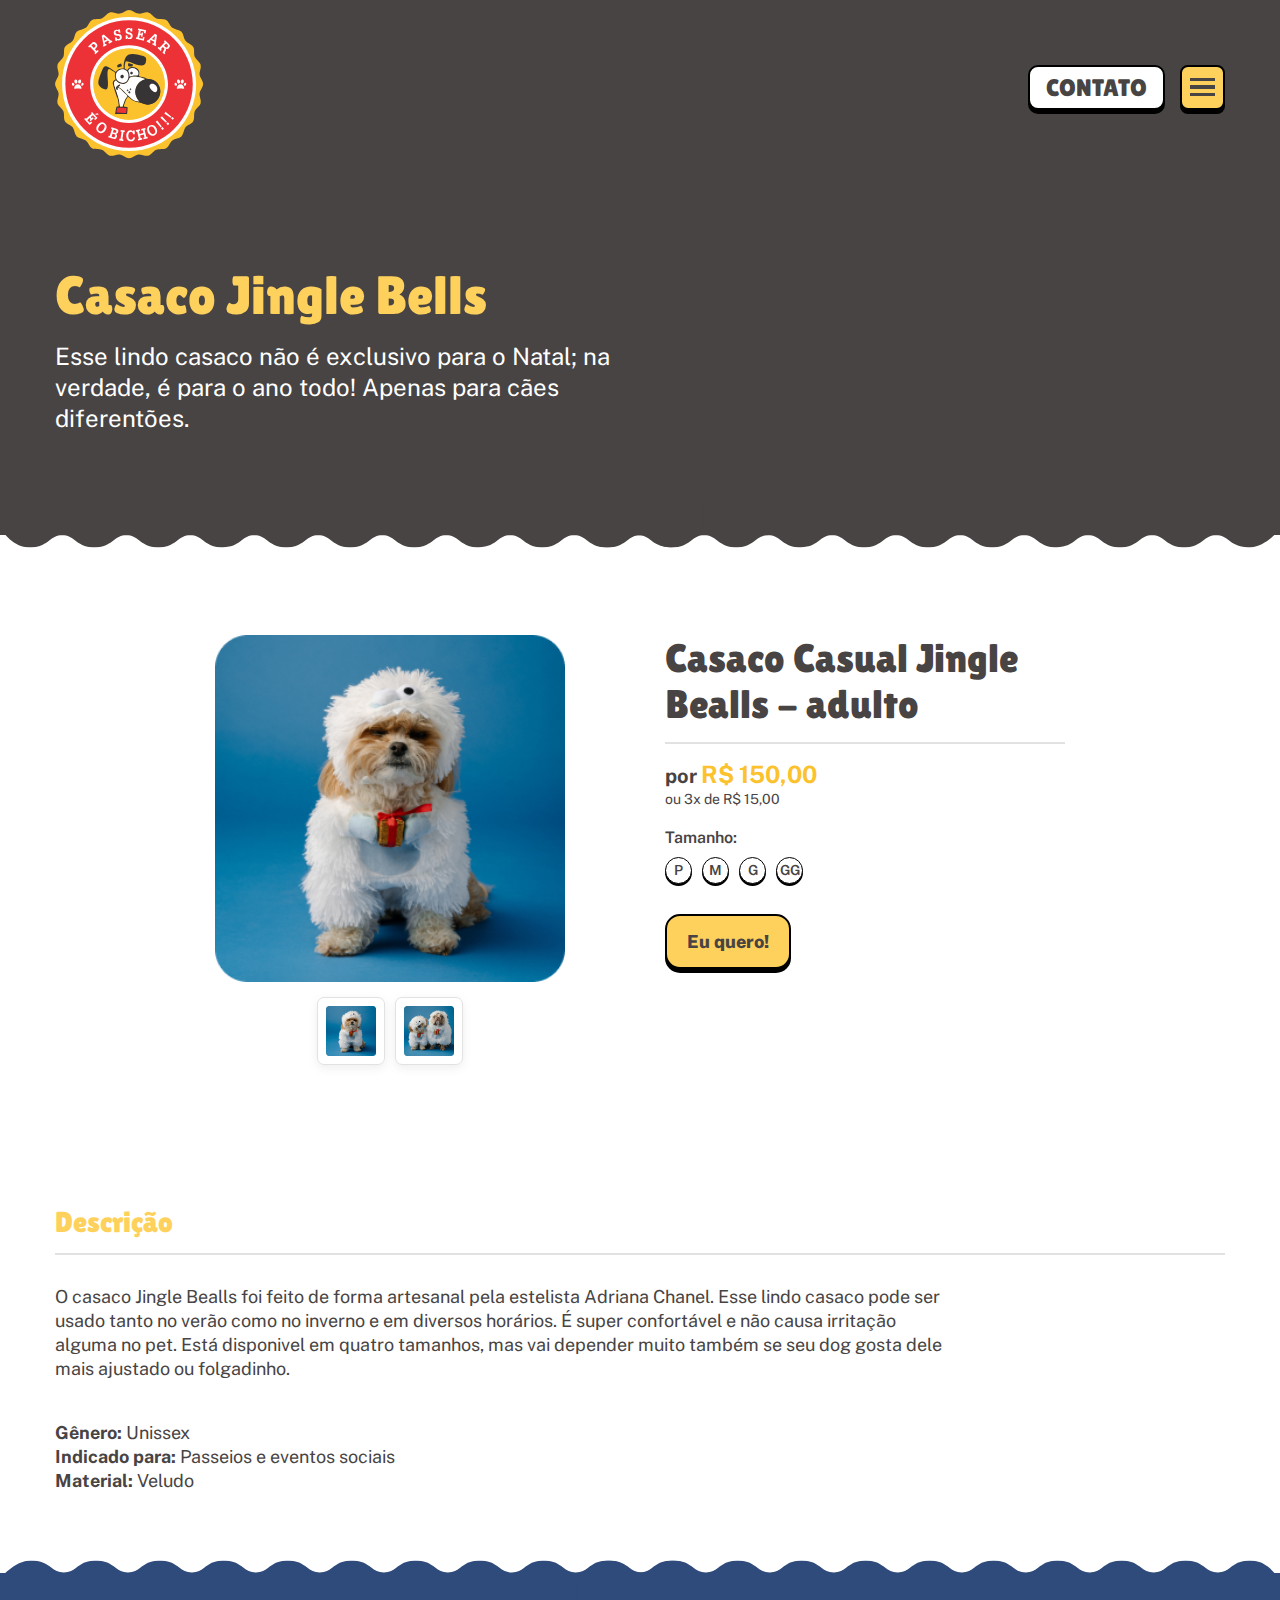
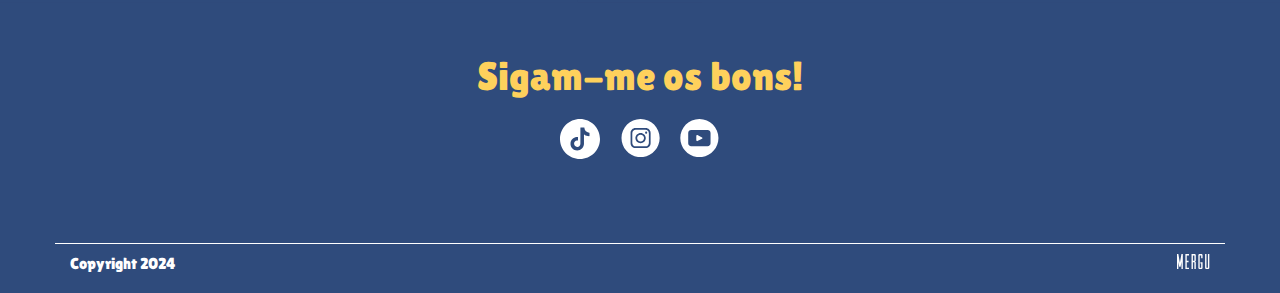
<file: casaco.html>
<!DOCTYPE html>
<html lang="pt-br">
<head>
    <!-- Geral -->
    <meta charset="UTF-8">
    <meta http-equiv="X-UA-Compatible" content="IE=edge">
    <meta name="viewport" content="width=device-width, initial-scale=1.0">
    <meta http-equiv="x-ua-compatible" content="ie=edge">
    <title>Passear é o bicho! - Casaco Jingle Bells</title>
    <meta name="description" content="Passeios caninos em Recife">

    <!-- favicon -->
    <link rel="shortcut icon" href="favicon/favicon-16x16.png" type="image/x-icon">
    <link rel="shortcut icon" href="favicon/favicon.ico" type="image/x-icon">
    <link rel="shortcut icon" href="favicon/favicon-32x32.png" type="image/x-icon">
    <link rel="shortcut icon" href="favicon/android-chrome-192x192.png" type="image/x-icon">
    <link rel="shortcut icon" href="favicon/android-chrome-512x512.png" type="image/x-icon">
   
    <link rel="preload" href="./css/style.min.css" as="style">
    <link rel="stylesheet" href="./css/style.min.css">

    <!-- Fonts -->
    <link rel="preconnect" href="https://fonts.googleapis.com">
    <link rel="preconnect" href="https://fonts.gstatic.com" crossorigin>
    <link href="https://fonts.googleapis.com/css2?family=Lilita+One&family=Public+Sans:ital,wght@0,100;0,200;0,300;0,400;0,500;0,600;0,700;0,800;0,900;1,100;1,200;1,300;1,400;1,500;1,600;1,700;1,800;1,900&display=swap" rel="stylesheet">



 
<body>

    <header id="header-produtos" class="header-bg">
    
        <nav class="header-nav container" id="nav" aria-label="primaria">
        
            <a href="index.html" class="logo-passear-link">
                <svg width="130" height="130" viewBox="0 0 69 69" fill="none" xmlns="http://www.w3.org/2000/svg">
                    <path d="M68.1619 34.0763C68.1619 35.5563 66.6727 36.916 66.4877 38.3497C66.3027 39.8019 67.3756 41.5039 67.0056 42.9006C66.6264 44.3159 64.8412 45.2501 64.2862 46.5913C63.722 47.9418 64.3232 49.8657 63.5925 51.1237C62.8617 52.3817 60.9008 52.8257 60.0128 53.9819C59.1248 55.1381 59.2081 57.1453 58.1721 58.1813C57.1453 59.2081 55.1289 59.1248 53.9727 60.0128C52.8257 60.9008 52.3817 62.8617 51.1237 63.6017C49.8657 64.3232 47.9418 63.722 46.5913 64.2862C45.2501 64.8412 44.3159 66.6264 42.9006 67.0056C41.5039 67.3756 39.8019 66.3027 38.3497 66.4877C36.916 66.6727 35.5563 68.1619 34.0763 68.1619C32.5963 68.1619 31.2366 66.6727 29.8121 66.4877C28.3507 66.3027 26.6487 67.3756 25.252 67.0056C23.8368 66.6264 22.9025 64.8412 21.5613 64.2862C20.2108 63.722 18.2869 64.3232 17.0289 63.6017C15.7709 62.8617 15.3269 60.9008 14.18 60.0128C13.0237 59.1248 11.0073 59.2081 9.98055 58.1721C8.94457 57.1453 9.02782 55.1381 8.13984 53.9727C7.25185 52.8257 5.29089 52.3817 4.56016 51.1237C3.82942 49.8657 4.43066 47.9418 3.86642 46.5913C3.31143 45.2501 1.52622 44.3159 1.14698 42.9006C0.776984 41.5039 1.84996 39.8019 1.66497 38.3497C1.47997 36.916 0 35.5563 0 34.0763C0 32.5963 1.47997 31.2366 1.66497 29.8121C1.84996 28.3507 0.776984 26.6487 1.14698 25.252C1.52622 23.8368 3.31143 22.9025 3.86642 21.5613C4.43066 20.2108 3.82942 18.2869 4.56016 17.0289C5.29089 15.7709 7.25185 15.3269 8.13984 14.18C9.02782 13.0237 8.94457 11.0073 9.98055 9.98055C11.0073 8.94457 13.0237 9.02782 14.18 8.13984C15.3269 7.25185 15.7709 5.29089 17.0382 4.56016C18.2869 3.82942 20.2108 4.43066 21.5613 3.86642C22.9025 3.31143 23.8368 1.52622 25.252 1.14698C26.6487 0.776984 28.3507 1.84996 29.8121 1.66497C31.2366 1.47997 32.5963 0 34.0763 0C35.5563 0 36.916 1.47997 38.3497 1.66497C39.8019 1.84996 41.5039 0.776984 42.9006 1.14698C44.3159 1.52622 45.2501 3.31143 46.5913 3.86642C47.9418 4.43066 49.8657 3.82942 51.1237 4.56016C52.3817 5.29089 52.8257 7.25185 53.9819 8.13984C55.1381 9.02782 57.1453 8.94457 58.1721 9.98055C59.2081 11.0073 59.1248 13.0237 60.0128 14.18C60.9008 15.3269 62.8617 15.7709 63.6017 17.0382C64.3232 18.2869 63.722 20.2108 64.2862 21.5613C64.8412 22.9025 66.6264 23.8368 67.0056 25.252C67.3756 26.6487 66.3027 28.3507 66.4877 29.8121C66.6727 31.2366 68.1619 32.5963 68.1619 34.0763Z" fill="#FBC22D"/>
                    <path d="M34.0764 64.9151C17.0752 64.9151 3.24673 51.0774 3.24673 34.0763C3.24673 17.0751 17.0752 3.24664 34.0764 3.24664C51.0775 3.24664 64.9152 17.0751 64.9152 34.0763C64.9152 51.0774 51.0775 64.9151 34.0764 64.9151ZM34.0764 17.6949C25.0393 17.6949 17.6949 25.0392 17.6949 34.0763C17.6949 43.1133 25.0393 50.4669 34.0764 50.4669C43.1134 50.4669 50.467 43.1133 50.467 34.0763C50.467 25.0392 43.1134 17.6949 34.0764 17.6949Z" fill="#FEFEFE"/>
                    <path d="M34.0764 63.3889C17.917 63.3889 4.76375 50.2449 4.76375 34.0762C4.76375 17.9168 17.917 4.76355 34.0764 4.76355C50.2451 4.76355 63.3891 17.9168 63.3891 34.0762C63.3891 50.2449 50.2451 63.3889 34.0764 63.3889ZM34.0764 16.1686C24.2069 16.1686 16.1688 24.2067 16.1688 34.0762C16.1688 43.955 24.2069 51.9838 34.0764 51.9838C43.9552 51.9838 51.984 43.955 51.984 34.0762C51.984 24.2067 43.9552 16.1686 34.0764 16.1686Z" fill="#ED3237"/>
                    <path d="M34.0764 50.4577C43.1287 50.4577 50.4671 43.1235 50.4671 34.0763C50.4671 25.0291 43.1287 17.6949 34.0764 17.6949C25.0241 17.6949 17.6858 25.0291 17.6858 34.0763C17.6858 43.1235 25.0241 50.4577 34.0764 50.4577Z" fill="#FBC22D"/>
                    <path d="M56.1372 33.0217C56.2297 33.5397 56.6181 33.9097 56.9974 33.845C57.3766 33.771 57.6079 33.29 57.5061 32.772C57.4136 32.254 57.0344 31.884 56.6551 31.9488C56.2759 32.0228 56.0447 32.5038 56.1372 33.0217Z" fill="#FEFEFE"/>
                    <path d="M57.8577 32.7721C57.7652 33.2901 57.9964 33.7711 58.3757 33.8451C58.7549 33.9098 59.1434 33.5398 59.2359 33.0218C59.3284 32.5038 59.0972 32.0229 58.7179 31.9489C58.3387 31.8841 57.9594 32.2448 57.8577 32.7721Z" fill="#FEFEFE"/>
                    <path d="M59.3376 33.9838C59.1711 34.3445 59.2544 34.7423 59.5134 34.8533C59.7816 34.9735 60.1239 34.7793 60.2903 34.4185C60.4568 34.0485 60.3736 33.66 60.1146 33.5398C59.8464 33.4195 59.4949 33.6138 59.3376 33.9838Z" fill="#FEFEFE"/>
                    <path d="M56.0169 33.956C56.2019 34.3075 56.1371 34.7053 55.8874 34.8348C55.6284 34.9735 55.2676 34.7978 55.0826 34.4463C54.8976 34.0855 54.9531 33.6971 55.2121 33.5583C55.4711 33.4196 55.8319 33.6046 56.0169 33.956Z" fill="#FEFEFE"/>
                    <path d="M59.3932 35.7136C59.6892 36.5183 58.3942 36.1021 57.7189 36.1021C57.0992 36.1021 55.7672 36.5183 56.0447 35.7136C56.3685 34.7978 56.794 34.1596 57.7189 34.1596C58.6439 34.1596 59.0139 34.7423 59.3932 35.7136Z" fill="#FEFEFE"/>
                    <path d="M18.6014 20.3126L18.1112 19.7946L18.4997 19.4246L16.1225 16.9272L15.7247 17.2971L15.2437 16.7884L16.8439 15.2622C17.1584 14.9662 17.4822 14.7904 17.8244 14.7442C18.1574 14.6979 18.5367 14.8829 18.9437 15.3177C19.3506 15.7432 19.5356 16.1224 19.4986 16.4647C19.4709 16.8069 19.2859 17.1399 18.9437 17.4636L18.3702 18.0094L19.1379 18.8141L19.6281 18.3516L20.1184 18.8696L18.6014 20.3126ZM16.7607 16.3167L17.8892 17.5006L18.2314 17.1769C18.4442 16.9734 18.5737 16.7792 18.6107 16.5942C18.6569 16.3999 18.5644 16.1964 18.3424 15.9652C18.0834 15.6969 17.8707 15.5767 17.6949 15.6229C17.5099 15.6599 17.3064 15.7987 17.0752 16.0207L16.7607 16.3167ZM22.3568 16.9364L22.0053 16.3167L22.3106 16.1409L21.5059 11.812L22.4308 11.2848L25.77 14.1522L26.066 13.9857L26.4175 14.6054L24.8728 15.4934L24.5213 14.8737L24.9838 14.6054L24.3548 14.069L22.8656 14.9199L23.0228 15.7339L23.4761 15.4749L23.8368 16.0854L22.3568 16.9364ZM22.7083 14.1985L23.7998 13.5695L22.3291 12.2652L22.7083 14.1985ZM27.8605 14.2447L27.4997 12.6537L28.2305 12.478C28.323 12.8572 28.4525 13.107 28.6282 13.2365C28.804 13.3752 29.0445 13.403 29.3404 13.329C29.5069 13.292 29.6364 13.1995 29.7567 13.0515C29.8677 12.9127 29.9047 12.7462 29.8584 12.5612C29.7937 12.2467 29.6549 12.0525 29.4514 11.9878C29.2572 11.9138 28.952 11.8768 28.545 11.8583C28.138 11.8398 27.8142 11.7658 27.583 11.6363C27.3425 11.4975 27.176 11.22 27.0742 10.7853C26.9725 10.3413 27.0187 9.97129 27.213 9.66605C27.4072 9.37006 27.694 9.17581 28.064 9.09256C28.4987 8.99081 28.8595 9.08331 29.1462 9.36081L29.1554 9.35156L29.0722 8.97231L29.7844 8.80582L30.1267 10.295L29.3867 10.4615C29.2942 10.1378 29.1739 9.92504 29.0167 9.8048C28.8595 9.68455 28.6467 9.6568 28.3785 9.7123C27.953 9.81405 27.7865 10.0638 27.879 10.4708C27.9345 10.7113 28.0455 10.85 28.212 10.887C28.3692 10.9333 28.6745 10.9703 29.1184 11.0073C29.5624 11.0443 29.9047 11.1368 30.1544 11.3033C30.4042 11.4605 30.5799 11.7565 30.6817 12.2005C30.7464 12.4872 30.7464 12.7555 30.6817 12.996C30.6169 13.2365 30.4967 13.44 30.3209 13.6065C30.1452 13.7637 29.9417 13.8655 29.7012 13.9302C29.4422 13.9857 29.2109 14.0042 29.026 13.9765C28.841 13.958 28.656 13.8562 28.4895 13.6897L28.4802 13.699L28.5727 14.0875L27.8605 14.2447ZM32.5501 13.3105L32.5039 11.6733L33.2624 11.6548C33.2716 12.034 33.3549 12.3115 33.4936 12.478C33.6416 12.6445 33.8729 12.7185 34.1781 12.7092C34.3446 12.7092 34.4926 12.6445 34.6406 12.5242C34.7793 12.404 34.8533 12.2467 34.8441 12.0618C34.8348 11.738 34.7423 11.516 34.5573 11.4143C34.3816 11.3125 34.0948 11.2015 33.6971 11.109C33.2994 11.0165 32.9941 10.8778 32.7906 10.6928C32.5871 10.517 32.4761 10.2025 32.4669 9.75855C32.4576 9.30531 32.5779 8.95381 32.8276 8.69482C33.0774 8.44507 33.3919 8.31558 33.7804 8.29708C34.2243 8.28783 34.5573 8.44507 34.7793 8.77807H34.7978L34.7886 8.38958L35.5193 8.37108L35.5563 9.89729L34.7978 9.91579C34.7793 9.57355 34.6961 9.33306 34.5666 9.18506C34.4371 9.03706 34.2428 8.97231 33.9654 8.97231C33.5306 8.99081 33.3086 9.20356 33.3271 9.6198C33.3271 9.8603 33.4104 10.0175 33.5584 10.0915C33.7064 10.1655 33.9931 10.2673 34.4186 10.3875C34.8533 10.517 35.1678 10.6743 35.3806 10.887C35.5933 11.0905 35.7043 11.4143 35.7228 11.8768C35.7228 12.1635 35.6766 12.4225 35.5563 12.6537C35.4453 12.8757 35.2881 13.0515 35.0846 13.1717C34.8811 13.292 34.6591 13.3567 34.4093 13.366C34.1411 13.3752 33.9191 13.3475 33.7434 13.2827C33.5584 13.218 33.4011 13.0885 33.2716 12.8942H33.2624L33.2716 13.292L32.5501 13.3105ZM37.1843 13.255L37.3415 12.552L37.8318 12.6722L38.6088 9.30531L38.1185 9.19431L38.2758 8.50982L41.9387 9.35156L41.6057 10.7668L40.8935 10.6003L41.06 9.86955L39.469 9.49955L39.1637 10.8038L39.7835 10.9518L39.9315 10.295L40.5882 10.443L40.1442 12.3762L39.4875 12.2282L39.6355 11.5993L39.0158 11.4605L38.692 12.8665L40.283 13.2365L40.4865 12.3762L41.1987 12.5427L40.838 14.0967L37.1843 13.255ZM42.1237 14.4852L42.4474 13.847L42.7619 14.0135L45.9531 10.9795L46.9058 11.4698L46.3139 15.8264L46.6191 15.9837L46.2954 16.6219L44.7044 15.8079L45.0374 15.1697L45.5091 15.4194L45.6201 14.5962L44.0846 13.8192L43.4927 14.3835L43.9644 14.6239L43.6407 15.2622L42.1237 14.4852ZM44.6119 13.2827L45.7311 13.8562L46.0271 11.9138L44.6119 13.2827ZM47.2111 17.4636L47.7106 16.9457L48.0991 17.3156L50.4855 14.8182L50.0878 14.4482L50.5688 13.9395L52.28 15.5674C52.6037 15.8819 52.798 16.1779 52.8535 16.4832C52.909 16.7792 52.7425 17.1306 52.354 17.5376C52.1227 17.7781 51.8822 17.9076 51.614 17.9261C51.355 17.9539 51.1145 17.8799 50.8925 17.7041L50.874 17.7134C51.0405 17.8984 51.1053 18.0926 51.0683 18.2961C51.0313 18.5089 50.9295 18.7586 50.763 19.0546L50.467 19.5818L50.7723 19.8593L50.2728 20.3773L49.4495 19.5818L50.134 18.3609C50.245 18.1759 50.3098 18.0094 50.3098 17.8614C50.319 17.7134 50.2543 17.5746 50.1155 17.4359L49.6345 16.9827L48.7373 17.9261L49.1165 18.2869L48.6263 18.8049L47.2111 17.4636ZM51.1145 15.4287L50.1248 16.4647L50.615 16.9364C51.0128 17.3156 51.3828 17.3249 51.725 16.9734C52.0487 16.6312 52.0395 16.3074 51.6972 15.9837L51.1145 15.4287Z" fill="#FEFEFE"/>
                    <path d="M8.92614 33.0217C9.01864 33.5397 9.40713 33.9097 9.78638 33.845C10.1656 33.771 10.3969 33.29 10.3044 32.772C10.2026 32.254 9.82337 31.884 9.44413 31.9488C9.06489 32.0228 8.83364 32.5038 8.92614 33.0217Z" fill="#FEFEFE"/>
                    <path d="M10.656 32.7721C10.5542 33.2901 10.7854 33.7711 11.1647 33.8451C11.5439 33.9098 11.9324 33.5398 12.0249 33.0218C12.1267 32.5038 11.8954 32.0229 11.5162 31.9489C11.1369 31.8841 10.7484 32.2448 10.656 32.7721Z" fill="#FEFEFE"/>
                    <path d="M12.1266 33.9838C11.9601 34.3445 12.0433 34.7423 12.3116 34.8533C12.5706 34.9735 12.9221 34.7793 13.0793 34.4185C13.2458 34.0485 13.1626 33.66 12.9036 33.5398C12.6353 33.4195 12.2931 33.6138 12.1266 33.9838Z" fill="#FEFEFE"/>
                    <path d="M8.80595 33.956C8.99095 34.3075 8.93545 34.7053 8.67645 34.8348C8.41746 34.9735 8.05672 34.7978 7.87172 34.4463C7.68672 34.0855 7.74222 33.6971 8.00122 33.5583C8.26021 33.4196 8.62095 33.6046 8.80595 33.956Z" fill="#FEFEFE"/>
                    <path d="M12.1821 35.7136C12.4874 36.5183 11.1832 36.1021 10.5079 36.1021C9.88818 36.1021 8.5562 36.5183 8.84295 35.7136C9.15744 34.7978 9.58293 34.1596 10.5079 34.1596C11.4329 34.1596 11.8121 34.7423 12.1821 35.7136Z" fill="#FEFEFE"/>
                    <path fill-rule="evenodd" clip-rule="evenodd" d="M28.7115 40.5327C28.6745 40.1535 28.8318 39.321 28.952 39.2655C28.7208 38.1277 27.9068 36.4998 27.5646 35.473C27.0928 34.0301 26.7506 33.0496 28.0826 32.4021C28.5543 33.2901 30.1638 34.2798 31.8195 34.0116C33.2162 33.7896 33.7527 32.7629 34.1689 31.6436C34.8349 29.8492 40.2831 31.1164 41.4578 31.8564C41.0785 32.1616 38.2851 32.8461 37.2399 35.8985C36.3981 38.3405 37.4341 39.6725 37.9244 40.8657C38.1094 41.3282 38.5071 41.7814 38.7106 42.0959C35.9264 40.6067 34.7794 40.1072 32.652 38.2572C32.1895 37.2953 29.5163 35.0753 28.545 35.3158C28.6838 35.5933 29.359 35.9448 29.655 36.1483C30.2378 36.5275 30.469 36.768 30.9315 37.212C33.8914 40.1257 33.5862 39.0527 32.4855 40.7177C31.9767 41.4762 31.3015 43.5019 31.098 44.4176L29.914 44.3899C29.7383 43.5481 29.6828 42.5399 29.5163 41.7259C29.3498 40.9027 29.1093 40.0147 28.952 39.247C28.7763 39.469 28.6838 40.246 28.7115 40.5327C28.9335 40.9582 29.4053 43.8071 29.2943 44.3436L28.4063 44.3899C27.7311 45.6663 28.0271 47.0538 27.5461 47.8215H33.17C33.1607 47.7383 33.17 47.6366 33.1977 47.5256C33.2994 47.1093 33.4012 45.2501 33.4012 44.7321L31.6437 44.3991C31.727 43.6036 32.1247 42.8266 32.356 42.0774C32.6982 40.9767 33.1422 40.6252 33.5769 39.9315C34.4742 40.4772 35.0292 41.4577 36.6941 41.9849C38.4053 42.5769 38.1464 42.5029 39.7188 42.7896C40.4773 42.9284 42.4105 44.1771 44.9635 42.8729C47.1002 41.7907 49.0426 38.9602 48.3304 36.102C47.1927 31.5326 43.169 31.8749 42.4568 31.6344C41.8463 31.4401 41.3838 31.1349 40.6068 30.9406C39.8946 30.7649 39.1361 30.6354 38.5533 30.3486C39.0621 28.7022 38.9048 27.4442 37.1936 26.584C36.4814 26.2325 35.6304 26.0752 34.7979 26.325C33.6694 26.658 33.8359 27.0187 33.1977 27.6015L32.1155 27.0742C31.986 25.9827 32.1802 24.401 32.5872 23.587C33.4752 23.6888 35.0107 24.142 35.8154 24.4565C36.8791 24.882 39.8113 25.918 40.875 25.2705C41.2265 25.0485 41.6335 24.6045 41.7723 24.031C42.1608 22.4586 41.9943 21.6723 40.6623 21.1913C39.0713 20.6178 35.2974 19.7299 33.7342 20.5716C32.8277 21.0526 32.2912 21.9406 31.9767 23.069C31.5975 24.438 31.505 25.4185 31.5882 26.8892C29.7753 26.7597 29.0908 27.139 28.1011 28.2489C28.0918 28.2674 28.0641 28.2952 28.0548 28.3137C28.0363 28.3322 28.0086 28.3507 27.9993 28.3692L27.8791 28.4894C27.1298 28.0362 25.8163 26.9725 24.8451 26.4822C23.0969 25.585 22.6159 25.7052 21.8112 27.3887C21.2377 28.5727 20.8492 29.7659 20.396 31.0886C19.6097 33.4196 19.6652 34.9366 21.8944 36.1298C22.3662 36.3888 23.3466 36.7773 23.8739 36.3703C25.1966 35.3435 23.4576 28.7299 24.5121 27.4257C24.9931 26.8245 25.6869 27.5645 26.1401 27.842C26.7413 28.1934 27.2131 28.4617 27.6941 28.8779C27.4813 30.3671 27.4721 30.5059 27.8791 31.8564C27.2871 32.4946 26.2511 32.4854 26.7506 34.4648C27.0743 35.769 28.1936 39.2747 28.7115 40.5327Z" fill="#373435"/>
                    <path fill-rule="evenodd" clip-rule="evenodd" d="M29.8955 47.8216C29.6828 47.8123 29.47 47.8031 29.2573 47.7938C29.0168 47.7846 28.8225 47.7938 28.656 47.8216H29.8955Z" fill="#B38048"/>
                    <path fill-rule="evenodd" clip-rule="evenodd" d="M29.5162 41.7259C29.6827 42.5399 29.7382 43.5481 29.914 44.3899L31.0979 44.4176C31.3014 43.5019 31.9767 41.4762 32.4854 40.7177C33.5861 39.0527 33.8914 40.1257 30.9315 37.212C30.469 36.768 30.2377 36.5275 29.655 36.1483C29.359 35.9448 28.619 35.5655 28.4803 35.2788C29.7382 35.029 32.7074 38.322 33.7249 39.4135C35.3621 41.0784 36.2038 41.7722 38.7105 42.0959C38.507 41.7814 38.1093 41.3282 37.9243 40.8657C37.4341 39.6725 36.3981 38.3405 37.2398 35.8985C38.2851 32.8461 41.0785 32.1616 41.4577 31.8564C40.246 31.0979 34.8349 29.8584 34.1689 31.6436C33.7526 32.7628 33.2162 33.7896 31.8194 34.0116C30.1637 34.2798 28.5542 33.2901 28.0825 32.4021C26.7505 33.0496 27.0928 34.0301 27.5645 35.473C27.916 36.5368 28.434 38.0722 28.8595 39.4135C28.8687 39.432 28.8687 39.4505 28.878 39.469C29.174 40.4032 29.4145 41.2264 29.5162 41.7259Z" fill="#FEFEFE"/>
                    <path fill-rule="evenodd" clip-rule="evenodd" d="M30.1822 27.4257C27.398 28.2212 27.435 31.7547 29.2757 32.9109C31.4587 34.2799 34.1596 33.4381 33.7526 29.7197C33.5769 28.1102 32.0507 26.8985 30.1822 27.4257Z" fill="#FEFEFE"/>
                    <path fill-rule="evenodd" clip-rule="evenodd" d="M34.2984 30.6446C34.8441 30.4689 35.2789 30.3024 35.9079 30.2099C36.4258 30.1266 37.7023 30.2561 38.0261 30.0712C38.3221 29.9047 39.0158 28.5079 37.3046 27.2222C36.3056 26.473 34.7239 26.5285 34.0486 27.3887C33.5122 28.0639 33.6787 27.9437 33.9931 28.7299C34.2429 29.3774 34.2059 29.9324 34.2984 30.6446Z" fill="#FEFEFE"/>
                    <path fill-rule="evenodd" clip-rule="evenodd" d="M28.2675 47.1833C29.7382 47.2388 31.2367 47.5255 32.7444 47.3683C32.8924 46.7301 32.9571 45.7681 32.8369 45.1021C32.0877 44.9448 29.4145 44.8524 28.6467 44.9726C28.508 45.7033 28.2582 46.3971 28.2675 47.1833Z" fill="#ED3237"/>
                    <path fill-rule="evenodd" clip-rule="evenodd" d="M43.6499 33.2068C41.6057 33.9376 43.9274 36.9808 45.8699 36.324C47.8216 35.6488 45.5924 32.5131 43.6499 33.2068Z" fill="#FEFEFE"/>
                    <path fill-rule="evenodd" clip-rule="evenodd" d="M35.5379 25.9827C35.7507 25.6497 35.7877 25.5295 35.8524 25.0392C35.4547 24.734 34.2244 24.438 33.6694 24.438C33.6787 24.993 33.4474 25.6867 33.8544 25.881C34.1319 26.0105 35.2419 26.0475 35.5379 25.9827Z" fill="#373435"/>
                    <path fill-rule="evenodd" clip-rule="evenodd" d="M28.6006 25.4648L28.7578 26.399C29.6735 26.3898 30.0898 26.0105 30.8113 25.8255L30.432 24.6046C29.7568 24.6508 29.0075 25.1133 28.6006 25.4648Z" fill="#373435"/>
                    <path fill-rule="evenodd" clip-rule="evenodd" d="M30.6354 29.8862C29.5532 30.2932 30.2377 31.7824 31.2089 31.3661C32.1062 30.9869 31.5882 29.5439 30.6354 29.8862Z" fill="#373435"/>
                    <path d="M42.6602 43.5481C45.8326 43.5481 48.4043 40.9018 48.4043 37.6375C48.4043 34.3731 45.8326 31.7269 42.6602 31.7269C39.4878 31.7269 36.9161 34.3731 36.9161 37.6375C36.9161 40.9018 39.4878 43.5481 42.6602 43.5481Z" fill="#373435"/>
                    <path fill-rule="evenodd" clip-rule="evenodd" d="M46.4064 34.6775C47.7846 36.0465 46.9336 39.3395 44.5102 36.9253C41.9572 34.3908 44.7322 33.0126 46.4064 34.6775Z" fill="#FEFEFE"/>
                    <path d="M34.6777 36.6756C34.8003 36.6756 34.8997 36.568 34.8997 36.4351C34.8997 36.3023 34.8003 36.1946 34.6777 36.1946C34.5551 36.1946 34.4557 36.3023 34.4557 36.4351C34.4557 36.568 34.5551 36.6756 34.6777 36.6756Z" fill="#373435" stroke="#373435" stroke-width="0.318049"/>
                    <path d="M33.4197 37.2029C33.5423 37.2029 33.6417 37.0952 33.6417 36.9624C33.6417 36.8296 33.5423 36.7219 33.4197 36.7219C33.2971 36.7219 33.1977 36.8296 33.1977 36.9624C33.1977 37.0952 33.2971 37.2029 33.4197 37.2029Z" fill="#373435" stroke="#373435" stroke-width="0.318049"/>
                    <path d="M34.1967 38.2111C34.3755 38.2111 34.5205 38.0496 34.5205 37.8504C34.5205 37.6511 34.3755 37.4896 34.1967 37.4896C34.0179 37.4896 33.873 37.6511 33.873 37.8504C33.873 38.0496 34.0179 38.2111 34.1967 38.2111Z" fill="#373435" stroke="#373435" stroke-width="0.318049"/>
                    <path d="M29.5994 34.6221C29.5809 34.6591 27.6755 35.8615 28.6097 36.3703" stroke="#373435" stroke-width="0.727219" stroke-linecap="round" stroke-linejoin="round"/>
                    <path d="M35.1956 29.6179C35.5327 29.6179 35.8061 29.3446 35.8061 29.0075C35.8061 28.6703 35.5327 28.397 35.1956 28.397C34.8584 28.397 34.5851 28.6703 34.5851 29.0075C34.5851 29.3446 34.8584 29.6179 35.1956 29.6179Z" fill="#373435"/>
                    <path d="M13.4215 50.134L13.958 49.6622L14.291 50.0322L16.8625 47.729L16.5295 47.359L17.0475 46.8873L19.5542 49.6807L18.4719 50.652L17.9817 50.1062L18.5367 49.6067L17.4452 48.3857L16.4555 49.2737L16.8717 49.7455L17.3712 49.3015L17.8152 49.801L16.3445 51.1237L15.9005 50.6242L16.3815 50.1987L15.956 49.727L14.8737 50.689L15.9652 51.9099L16.622 51.3179L17.1122 51.8637L15.9282 52.9274L13.4215 50.134ZM20.1924 48.0898L18.8142 48.1823L18.4627 47.7845L19.6096 47.4423L20.1924 48.0898ZM19.9334 56.2758C19.5634 56.0168 19.2952 55.7116 19.1472 55.3509C18.9992 54.9809 18.9622 54.5924 19.0362 54.1854C19.1102 53.7691 19.2859 53.3621 19.5634 52.9552C19.8316 52.5574 20.1554 52.2429 20.5161 52.0117C20.8676 51.7897 21.2469 51.6787 21.6446 51.6879C22.0423 51.6972 22.4216 51.8267 22.8008 52.0857C23.1708 52.3354 23.4298 52.6499 23.5778 53.0107C23.7351 53.3806 23.7628 53.7691 23.6888 54.1761C23.6148 54.5924 23.4298 54.9994 23.1523 55.4156C22.8748 55.8134 22.5603 56.1278 22.2088 56.3498C21.8481 56.5718 21.4781 56.6828 21.0896 56.6736C20.7011 56.6643 20.3126 56.5348 19.9334 56.2758ZM20.3404 55.6839C20.6919 55.9243 21.0434 55.9706 21.3949 55.8041C21.7556 55.6469 22.0886 55.3416 22.3938 54.8884C22.7083 54.4259 22.8748 54.0004 22.8933 53.6119C22.9118 53.2234 22.7453 52.9089 22.3938 52.6684C22.0516 52.4372 21.7001 52.3909 21.3394 52.5574C20.9786 52.7147 20.6456 53.0199 20.3311 53.4824C20.0259 53.9356 19.8594 54.3519 19.8409 54.7496C19.8224 55.1381 19.9889 55.4526 20.3404 55.6839ZM26.4638 56.9048L26.0198 58.2831L26.5748 58.4588C26.8615 58.5513 27.0927 58.5698 27.2685 58.5235C27.435 58.468 27.5645 58.3016 27.657 58.0148C27.7587 57.7188 27.7402 57.5153 27.6292 57.3951C27.509 57.2748 27.3055 57.1731 27.028 57.0806L26.4638 56.9048ZM27.0742 54.9901L26.6673 56.2666L27.1297 56.4146C27.3887 56.4978 27.6015 56.5163 27.7772 56.4701C27.9622 56.4238 28.0917 56.2758 28.175 56.0168C28.2582 55.7579 28.2397 55.5729 28.1195 55.4526C27.9992 55.3324 27.8142 55.2306 27.5737 55.1566L27.0742 54.9901ZM24.4843 58.5328L24.7063 57.8576L25.1873 58.0056L26.2418 54.7219L25.7608 54.5739L25.9735 53.8986L27.8512 54.5091C28.3507 54.6664 28.7115 54.8514 28.9427 55.0734C29.174 55.2954 29.2202 55.6469 29.0537 56.1463C28.8595 56.7661 28.471 57.0251 27.9067 56.9326L27.8975 56.9511C28.1565 57.0436 28.3415 57.2193 28.4525 57.4783C28.5727 57.7466 28.582 58.0241 28.4895 58.32C28.2952 58.9028 28.027 59.2265 27.657 59.2913C27.2962 59.3468 26.8523 59.2913 26.3343 59.1248L24.4843 58.5328ZM29.5162 59.985L29.6272 59.282L30.1359 59.3653L30.6632 55.9521L30.1544 55.8688L30.2562 55.1751L32.1431 55.4711L32.0414 56.1648L31.5327 56.0816L31.0054 59.4948L31.5142 59.578L31.4032 60.281L29.5162 59.985ZM36.6293 55.3879L36.7126 57.1731L35.9171 57.2101C35.8986 56.8493 35.7876 56.5626 35.5933 56.3591C35.3898 56.1463 35.1308 56.0538 34.8163 56.0631C34.3908 56.0908 34.1041 56.2851 33.9376 56.6643C33.7711 57.0528 33.6971 57.5153 33.7249 58.0703C33.7434 58.5698 33.8729 58.9675 34.0949 59.2728C34.3261 59.5873 34.6406 59.7353 35.0568 59.7168C35.3158 59.6983 35.5378 59.5965 35.6951 59.3838C35.8616 59.1803 35.9448 58.9213 35.9448 58.616L36.7866 58.579C36.8051 58.9953 36.7218 59.3375 36.5553 59.615C36.3888 59.8833 36.1761 60.0868 35.8986 60.2163C35.6303 60.3458 35.3528 60.4105 35.0476 60.429C34.3539 60.4568 33.8081 60.2533 33.4196 59.8093C33.0311 59.3653 32.8184 58.7733 32.7906 58.0333C32.7629 57.5338 32.8184 57.0898 32.9479 56.6921C33.0774 56.2943 33.2809 55.9706 33.5676 55.7394C33.8544 55.5081 34.2151 55.3879 34.6313 55.3601C35.1678 55.3416 35.5748 55.5451 35.8616 55.9798V55.9891L35.8338 55.4249L36.6293 55.3879ZM38.285 60.0683L38.1185 59.3745L38.5995 59.2543L37.7578 55.9058L37.2768 56.0261L37.101 55.3509L39.025 54.8699L39.2008 55.5451L38.618 55.6931L38.9418 56.9881L40.6715 56.5626L40.3477 55.2584L39.7465 55.4156L39.58 54.7311L41.5225 54.2409L41.6982 54.9254L41.1987 55.0456L42.0312 58.394L42.5307 58.2738L42.7064 58.9675L40.764 59.4485L40.5882 58.764L41.1802 58.6068L40.838 57.2378L39.1083 57.6726L39.4505 59.0415L40.0332 58.8935L40.209 59.5873L38.285 60.0683ZM45.8976 57.5893C45.4999 57.8021 45.1021 57.8946 44.7136 57.8668C44.3159 57.8391 43.9552 57.6911 43.6222 57.4413C43.2892 57.1823 43.0024 56.8401 42.7712 56.4146C42.5307 55.9798 42.4012 55.5544 42.3642 55.1381C42.3272 54.7126 42.4012 54.3334 42.5862 53.9819C42.7712 53.6304 43.0672 53.3437 43.4649 53.1309C43.8627 52.9089 44.2512 52.8257 44.6489 52.8534C45.0374 52.8904 45.4074 53.0384 45.7404 53.2882C46.0641 53.5471 46.3509 53.8894 46.5914 54.3241C46.8226 54.7589 46.9613 55.1844 46.9983 55.6006C47.0261 56.0168 46.9521 56.3961 46.7763 56.7383C46.5914 57.0806 46.2954 57.3673 45.8976 57.5893ZM45.5554 56.9603C45.9254 56.7568 46.1289 56.4608 46.1474 56.0723C46.1659 55.6839 46.0456 55.2491 45.7774 54.7681C45.5091 54.2779 45.2131 53.9356 44.8709 53.7414C44.5379 53.5471 44.1772 53.5471 43.8072 53.7506C43.4372 53.9541 43.2429 54.2501 43.2152 54.6479C43.1967 55.0364 43.3262 55.4711 43.5944 55.9613C43.8534 56.4423 44.1494 56.7753 44.4916 56.9696C44.8339 57.1638 45.1854 57.1638 45.5554 56.9603ZM47.0446 50.837L49.0981 53.6396L48.6448 54.0096L46.3139 51.4382L47.0446 50.837ZM49.394 55.2029L48.7651 54.4259L49.4773 53.8431L50.1155 54.6201L49.394 55.2029ZM49.1721 48.8575L51.4753 51.4567L51.059 51.8637L48.4968 49.5235L49.1721 48.8575ZM51.9192 52.9829L51.2163 52.2707L51.873 51.6232L52.576 52.3354L51.9192 52.9829ZM50.8555 46.8503L53.5102 49.0795L53.1587 49.542L50.282 47.6088L50.8555 46.8503ZM54.1762 50.5317L53.3715 49.9305L53.9265 49.1905L54.7312 49.7917L54.1762 50.5317Z" fill="#FEFEFE"/>
                    </svg>
            </a>
        
        
            <div class="nav-btn">
        
                <a href="#" class="btn-contato link-btn-contato">contato</a>
        
        
            <button aria-label="Abrir Menu" data-menu="btn-mobile" aria-haspopup="true" aria-controls="menu" aria-expanded="false">
                    
                <div id="hamburguer">
                    <div class="hamburguer-span"></div>
                    <div class="hamburguer-span"></div>
                    <div class="hamburguer-span"></div>
                </div> 
                
            </button>
            </div>
        
        
            <ul class="font-menu-links" data-menu="list" id="menu">

                <li><a href="index.html" class="cor-line">Home</a></li>
                <li><a href="quem-somos.html" class="cor-line">Sobre nós</a></li>
                <li><a href="passeios.html" class="cor-line">Passeios</a></li>
                <li><a href="locais.html" class="cor-line">Locais</a></li>
                <li><a href="#" class="cor-id-1 a-contato-mobile">Contato</a></li>


            </ul>
                
            
            </nav>
   

    </header>

    <div data-header-fixo='header-fixo-bg-js' class="header-fixo-bg">
       
        <div class="header-fixo container">
            
        <div>
            <buttom aria-label="Abrir Menu" data-menu="btn-mobile-fixo" aria-haspopup="true" aria-controls="menu" aria-expanded="false">
                    
                <div id="hamburguer">
                    <div class="hamburguer-span"></div>
                    <div class="hamburguer-span"></div>
                    <div class="hamburguer-span"></div>
                </div> 
                
            </buttom>
        </div>
        
        
                    
        <ul class="font-menu-links" data-menu="list-fixo" id="menu-fixo">
        
            <li><a href="index.html" class="cor-line">Home</a></li>
            <li><a href="quem-somos.html" class="cor-line">Sobre nós</a></li>
            <li><a href="passeios.html" class="cor-line">Passeios</a></li>
            <li><a href="locais.html" class="cor-line">Locais</a></li>
            <li><a href="#" class="cor-id-1">Contato</a></li>
        </ul>
                
        </div>
   
    </div>


    <main>

    <div class="introducao-produtos-bg">

       
     <div class="introducao-produtos container">
              
        <h1 class="fontfont-titulo-ggl cor-id-1">Casaco Jingle Bells

        </h1>

  <p class="font-texto-m3-1-400 cor-0">Esse lindo casaco não é exclusivo para o Natal; na verdade, é para o ano todo! Apenas para cães diferentões.



  </p>  


         
        </div>
   
        <div class="decorador-box-bottom">
            <svg width="917" height="30" viewBox="0 0 917 30" fill="none" xmlns="http://www.w3.org/2000/svg">
                <path d="M414 1.64527e-07V16.9038C414 16.9038 420.56 23.9339 421.848 24.9267C424.762 27.182 428.401 29.9876 435.693 29.9876C442.978 29.9876 446.617 27.182 449.531 24.9267C450.819 23.9339 452.035 22.9951 453.462 22.3477C454.948 21.6679 456.574 21.3549 458.587 21.3549C460.601 21.3549 462.226 21.6679 463.712 22.3477C465.132 22.9951 466.355 23.9339 467.636 24.9267C470.558 27.182 474.189 29.9876 481.481 29.9876C481.532 29.9876 481.569 29.9876 481.613 29.9876C488.905 29.9876 492.544 27.182 495.458 24.9267C496.746 23.9339 497.961 22.9951 499.389 22.3477C500.868 21.6679 502.501 21.3549 504.514 21.3549C506.527 21.3549 508.153 21.6679 509.639 22.3477C511.059 22.9951 512.282 23.9339 513.563 24.9267C516.485 27.182 520.116 29.9876 527.408 29.9876C534.7 29.9876 538.339 27.182 541.253 24.9267C542.541 23.9339 543.757 22.9951 545.184 22.3477C546.663 21.6679 548.296 21.3549 550.309 21.3549C552.323 21.3549 553.948 21.6679 555.434 22.3477C556.855 22.9951 558.07 23.9339 559.358 24.9267C562.28 27.182 565.911 29.9876 573.203 29.9876C573.232 29.9876 573.254 29.9876 573.284 29.9876C573.306 29.9876 573.328 29.9876 573.357 29.9822C573.379 29.9822 573.394 29.9822 573.415 29.9822C580.612 29.9498 584.222 27.1658 587.128 24.9267C588.417 23.9339 589.632 22.9951 591.053 22.3477C592.539 21.6679 594.164 21.3549 596.178 21.3549C598.191 21.3549 599.824 21.6679 601.303 22.3477C602.73 22.9951 603.946 23.9339 605.234 24.9267C608.148 27.182 611.787 29.9876 619.079 29.9876C626.371 29.9876 630.002 27.182 632.916 24.9267C634.205 23.9339 635.427 22.9951 636.848 22.3477C638.334 21.6679 639.959 21.3549 641.973 21.3549C643.986 21.3549 645.611 21.6679 647.098 22.3477C648.518 22.9951 649.741 23.9339 651.029 24.9267C653.943 27.182 657.582 29.9876 664.867 29.9876C664.918 29.9876 664.962 29.9876 665.006 29.9876C672.298 29.9876 675.929 27.182 678.843 24.9267C680.132 23.9339 681.354 22.9951 682.775 22.3477C684.261 21.6679 685.886 21.3549 687.9 21.3549C689.913 21.3549 691.538 21.6679 693.025 22.3477C694.445 22.9951 695.668 23.9339 696.956 24.9267C699.87 27.182 703.502 29.9876 710.794 29.9876C718.086 29.9876 721.724 27.182 724.638 24.9267C725.927 23.9339 727.142 22.9951 728.57 22.3477C730.049 21.6679 731.682 21.3549 733.695 21.3549C735.708 21.3549 737.334 21.6679 738.82 22.3477C740.24 22.9951 741.463 23.9339 742.744 24.9267C745.665 27.182 749.297 29.9876 756.589 29.9876C756.611 29.9876 756.625 29.9876 756.647 29.9876C756.662 29.9876 756.677 29.9876 756.699 29.9876C756.728 29.9822 756.765 29.9822 756.801 29.9822C763.983 29.9444 767.593 27.1658 770.492 24.9267C771.781 23.9339 772.996 22.9951 774.416 22.3477C775.903 21.6679 777.528 21.3549 779.541 21.3549C781.555 21.3549 783.187 21.6679 784.666 22.3477C786.094 22.9951 787.309 23.9339 788.598 24.9267C791.512 27.182 795.15 29.9876 802.443 29.9876C809.735 29.9876 813.366 27.182 816.28 24.9267C817.568 23.9339 818.791 22.9951 820.212 22.3477C821.698 21.6679 823.323 21.3549 825.336 21.3549C827.35 21.3549 828.975 21.6679 830.461 22.3477C831.882 22.9951 833.104 23.9339 834.393 24.9267C837.307 27.182 840.946 29.9876 848.23 29.9876C848.282 29.9876 848.326 29.9876 848.369 29.9876C855.662 29.9876 859.293 27.182 862.207 24.9267C863.495 23.9339 864.718 22.9951 866.138 22.3477C867.625 21.6679 869.25 21.3549 871.263 21.3549C873.277 21.3549 874.902 21.6679 876.388 22.3477C877.809 22.9951 879.031 23.9339 880.32 24.9267C883.234 27.182 886.88 29.7016 894.157 29.9876C906.501 30.4678 917 16.8768 917 16.8768V1.64527e-07L414 1.64527e-07Z" fill="#484444"/>
                <path d="M-7.73743e-06 1.64527e-07V16.9038C-7.73743e-06 16.9038 6.55994 23.9339 7.8485 24.9267C10.7624 27.182 14.4011 29.9876 21.6932 29.9876C28.978 29.9876 32.6167 27.182 35.5306 24.9267C36.8192 23.9339 38.0345 22.9951 39.4622 22.3477C40.9484 21.6679 42.5738 21.3549 44.5871 21.3549C46.6005 21.3549 48.2258 21.6679 49.7121 22.3477C51.1324 22.9951 52.3551 23.9339 53.6363 24.9267C56.5576 27.182 60.189 29.9876 67.481 29.9876C67.5323 29.9876 67.5689 29.9876 67.6128 29.9876C74.9049 29.9876 78.5436 27.182 81.4575 24.9267C82.7461 23.9339 83.9615 22.9951 85.3891 22.3477C86.868 21.6679 88.5007 21.3549 90.5141 21.3549C92.5275 21.3549 94.1528 21.6679 95.639 22.3477C97.0594 22.9951 98.282 23.9339 99.5633 24.9267C102.485 27.182 106.116 29.9876 113.408 29.9876C120.7 29.9876 124.339 27.182 127.253 24.9267C128.541 23.9339 129.757 22.9951 131.184 22.3477C132.663 21.6679 134.296 21.3549 136.309 21.3549C138.323 21.3549 139.948 21.6679 141.434 22.3477C142.855 22.9951 144.07 23.9339 145.358 24.9267C148.28 27.182 151.911 29.9876 159.203 29.9876C159.232 29.9876 159.254 29.9876 159.284 29.9876C159.306 29.9876 159.328 29.9876 159.357 29.9822C159.379 29.9822 159.394 29.9822 159.415 29.9822C166.612 29.9498 170.222 27.1658 173.128 24.9267C174.417 23.9339 175.632 22.9951 177.053 22.3477C178.539 21.6679 180.164 21.3549 182.178 21.3549C184.191 21.3549 185.824 21.6679 187.303 22.3477C188.73 22.9951 189.946 23.9339 191.234 24.9267C194.148 27.182 197.787 29.9876 205.079 29.9876C212.371 29.9876 216.002 27.182 218.916 24.9267C220.205 23.9339 221.427 22.9951 222.848 22.3477C224.334 21.6679 225.959 21.3549 227.973 21.3549C229.986 21.3549 231.611 21.6679 233.098 22.3477C234.518 22.9951 235.741 23.9339 237.029 24.9267C239.943 27.182 243.582 29.9876 250.867 29.9876C250.918 29.9876 250.962 29.9876 251.006 29.9876C258.298 29.9876 261.929 27.182 264.843 24.9267C266.132 23.9339 267.354 22.9951 268.775 22.3477C270.261 21.6679 271.886 21.3549 273.9 21.3549C275.913 21.3549 277.538 21.6679 279.025 22.3477C280.445 22.9951 281.668 23.9339 282.956 24.9267C285.87 27.182 289.502 29.9876 296.794 29.9876C304.086 29.9876 307.724 27.182 310.638 24.9267C311.927 23.9339 313.142 22.9951 314.57 22.3477C316.049 21.6679 317.682 21.3549 319.695 21.3549C321.708 21.3549 323.334 21.6679 324.82 22.3477C326.24 22.9951 327.463 23.9339 328.744 24.9267C331.665 27.182 335.297 29.9876 342.589 29.9876C342.611 29.9876 342.625 29.9876 342.647 29.9876C342.662 29.9876 342.677 29.9876 342.699 29.9876C342.728 29.9822 342.765 29.9822 342.801 29.9822C349.983 29.9444 353.593 27.1658 356.492 24.9267C357.781 23.9339 358.996 22.9951 360.416 22.3477C361.903 21.6679 363.528 21.3549 365.541 21.3549C367.555 21.3549 369.187 21.6679 370.666 22.3477C372.094 22.9951 373.309 23.9339 374.598 24.9267C377.512 27.182 381.15 29.9876 388.443 29.9876C395.735 29.9876 399.366 27.182 402.28 24.9267C403.568 23.9339 404.791 22.9951 406.212 22.3477C407.698 21.6679 409.323 21.3549 411.336 21.3549C413.35 21.3549 414.975 21.6679 416.461 22.3477C417.882 22.9951 419.104 23.9339 420.393 24.9267C423.307 27.182 426.946 29.9876 434.23 29.9876C434.282 29.9876 434.326 29.9876 434.369 29.9876C441.662 29.9876 445.293 27.182 448.207 24.9267C449.495 23.9339 450.718 22.9951 452.138 22.3477C453.625 21.6679 455.25 21.3549 457.263 21.3549C459.277 21.3549 460.902 21.6679 462.388 22.3477C463.809 22.9951 465.031 23.9339 466.32 24.9267C469.234 27.182 472.88 29.7016 480.157 29.9876C492.501 30.4678 503 16.8768 503 16.8768V1.64527e-07L-7.73743e-06 1.64527e-07Z" fill="#484444"/>
                </svg>
                
                
    
        </div>
    
    </div>


<section class="roupa-bg">

    <div class="roupa container">
        
    <div class="roupa-box">

    <div class="roupa-img-box">

        <div class="roupa-img-container">
            <div class="roupa-img-principal-box">
                <a href=""></a>
                <img src="img/img/roupa-casaco-principal.png" alt="" id="imagemRoupa">
            </div>

        </div>

        <div class="roupa-img-slider">
            <ul class="roupa-img-slider-box">
                <li>
                    <a href="#" data-img-link="link" data-img-maior="img/img/roupa-casaco-principal.png">

                    <img src="img/img/dog-casaco-pp.png" alt=""></a>
                </li>
        
                <li><a href="#" data-img-link="link" data-img-maior="img/img/roupa-casaco-2-principal.png">
                    
                <img src="img/img/dog-casaco--2-pp.png" alt=""></a></li>
            </ul>
        </div>
        
    
    </div>


        <div class="roupa-texto-box">

            <h2 class="fontfont-titulo-gg cor-4">Casaco Casual Jingle Bealls - adulto</h2>
    
            <div class="decorador-line"> </div>
    
            <div class="roupa-texto-preco">
                <span class="font-texto-m3-700 cor-4">por</span> <span class="preco-real cor-brand-1 font-texto-m3-1-400"><strong>R$ 150,00</strong></span><br>
                <span class="preco-parcelado cor-4 font-texto-pp">ou 3x de R$ 15,00</span>
            </div>
            
            <div class="roupa-texto-numeros">
                <label class="title-tamanho font-texto-p cor-4">Tamanho:</label>
                    <ul class="roupa-texto-numeros-lista" data-type="size">

                        <li><a href="#" class="btn-tamanhos-numeros" data-size="p">P</a></li>

                        <li><a href="#" class="btn-tamanhos-numeros" data-size="m">M</a></li>

                        <li><a href="#" class="btn-tamanhos-numeros" data-size="g">G</a></li>
                         
                        <li><a href="#" class="btn-tamanhos-numeros" data-size="gg">GG</a></li>
                    
                        
                    </ul>
            </div>
    
    
            <a href="login.html" class="link-btn-mod-2" data-modal="abrir-login">Eu quero!</a>
    
    
        </div>

    </div>

    
  



    </div>

</section>



<section class="descricao-roupa-bg">
    <div class="descricao-roupa container">

        <div class="descricao-roupa-title fontfont-titulo-g cor-id-1">Descrição</div>

        <div class="decorador-line"> </div>

        <div class="descricao-roupa-texto">

            <div class="descricao-roupa-paragrafo">
                <p class="font-texto-m2 cor-4">O casaco Jingle Bealls foi feito de forma artesanal pela estelista Adriana Chanel. Esse lindo casaco pode ser usado tanto no verão como no inverno e em diversos horários.  É super confortável e não causa irritação alguma no pet. Está disponivel em quatro tamanhos, mas vai depender muito também se seu dog gosta dele mais ajustado ou folgadinho.
                </p>
            </div>

            <ul>
                <li class="font-texto-m2 cor-4"><strong>Gênero:</strong> Unissex</li>
                <li class="font-texto-m2 cor-4"><strong>Indicado para:</strong> Passeios e eventos sociais</li>
                <li class="font-texto-m2 cor-4"><strong>Material:</strong> Veludo</li>

            </ul>


        </div>



    </div>
</section>


<section class="modal-container" data-modal="cotainer">
    <div class="modal-login">

        <span class="title-modal-login fontfont-titulo-g cor-4">Login</span>
        <button class="fechar-modal" data-modal="fechar-modal">X</button>

            <form action="">

                <label class="font-texto-m2-600 cor-4" for="email">E-mail</label>
                <input type="text" for="email" id="email">

                <label class="font-texto-m2-600 cor-4" for="senha">Senha</label>
                <input type="password" for="senha" id="senha">
                <span class="esqueci-senha font-texto-pp cor-4">Esqueci minha senha</span>

                <div class="login-criar-conta">
                    <button type="submit"><a href="login.html">Entrar</a></button>  
                    <a href="#" class="link-criar-conta font-texto-pp cor-4">Criar uma conta</a>
                </div>

            </form>

    </div>
</section>


</main>

<footer class="footer-bg" id="contato">

    <div class="decorador-box-top">
           <svg width="917" height="30" viewBox="0 0 917 30" fill="none" xmlns="http://www.w3.org/2000/svg">
               <path d="M503 30V13.0962C503 13.0962 496.44 6.06606 495.152 5.07331C492.238 2.81803 488.599 0.0124311 481.307 0.0124311C474.022 0.0124311 470.383 2.81803 467.469 5.07331C466.181 6.06606 464.965 7.00485 463.538 7.6523C462.052 8.33212 460.426 8.64505 458.413 8.64505C456.399 8.64505 454.774 8.33212 453.288 7.6523C451.868 7.00485 450.645 6.06606 449.364 5.07331C446.442 2.81803 442.811 0.0124311 435.519 0.0124311C435.468 0.0124311 435.431 0.0124311 435.387 0.0124311C428.095 0.0124311 424.456 2.81803 421.542 5.07331C420.254 6.06606 419.039 7.00485 417.611 7.6523C416.132 8.33212 414.499 8.64505 412.486 8.64505C410.473 8.64505 408.847 8.33212 407.361 7.6523C405.941 7.00485 404.718 6.06606 403.437 5.07331C400.515 2.81803 396.884 0.0124311 389.592 0.0124311C382.3 0.0124311 378.661 2.81803 375.747 5.07331C374.459 6.06606 373.243 7.00485 371.816 7.6523C370.337 8.33212 368.704 8.64505 366.691 8.64505C364.677 8.64505 363.052 8.33212 361.566 7.6523C360.145 7.00485 358.93 6.06606 357.642 5.07331C354.72 2.81803 351.089 0.0124311 343.797 0.0124311C343.768 0.0124311 343.746 0.0124311 343.716 0.0124311C343.694 0.0124311 343.672 0.0124311 343.643 0.0178265C343.621 0.0178265 343.606 0.0178265 343.585 0.0178265C336.388 0.0501988 332.778 2.83422 329.872 5.07331C328.583 6.06606 327.368 7.00485 325.947 7.6523C324.461 8.33212 322.836 8.64505 320.822 8.64505C318.809 8.64505 317.176 8.33212 315.697 7.6523C314.27 7.00485 313.054 6.06606 311.766 5.07331C308.852 2.81803 305.213 0.0124311 297.921 0.0124311C290.629 0.0124311 286.998 2.81803 284.084 5.07331C282.795 6.06606 281.573 7.00485 280.152 7.6523C278.666 8.33212 277.041 8.64505 275.027 8.64505C273.014 8.64505 271.389 8.33212 269.902 7.6523C268.482 7.00485 267.259 6.06606 265.971 5.07331C263.057 2.81803 259.418 0.0124311 252.133 0.0124311C252.082 0.0124311 252.038 0.0124311 251.994 0.0124311C244.702 0.0124311 241.071 2.81803 238.157 5.07331C236.868 6.06606 235.646 7.00485 234.225 7.6523C232.739 8.33212 231.114 8.64505 229.1 8.64505C227.087 8.64505 225.462 8.33212 223.975 7.6523C222.555 7.00485 221.332 6.06606 220.044 5.07331C217.13 2.81803 213.498 0.0124311 206.206 0.0124311C198.914 0.0124311 195.276 2.81803 192.362 5.07331C191.073 6.06606 189.858 7.00485 188.43 7.6523C186.951 8.33212 185.318 8.64505 183.305 8.64505C181.292 8.64505 179.666 8.33212 178.18 7.6523C176.76 7.00485 175.537 6.06606 174.256 5.07331C171.335 2.81803 167.703 0.0124311 160.411 0.0124311C160.389 0.0124311 160.375 0.0124311 160.353 0.0124311C160.338 0.0124311 160.323 0.0124311 160.301 0.0124311C160.272 0.0178265 160.235 0.0178265 160.199 0.0178265C153.017 0.0555942 149.407 2.83422 146.508 5.07331C145.219 6.06606 144.004 7.00485 142.584 7.6523C141.097 8.33212 139.472 8.64505 137.459 8.64505C135.445 8.64505 133.813 8.33212 132.334 7.6523C130.906 7.00485 129.691 6.06606 128.402 5.07331C125.488 2.81803 121.85 0.0124311 114.557 0.0124311C107.265 0.0124311 103.634 2.81803 100.72 5.07331C99.4315 6.06606 98.2088 7.00485 96.7885 7.6523C95.3023 8.33212 93.6769 8.64505 91.6635 8.64505C89.6502 8.64505 88.0248 8.33212 86.5386 7.6523C85.1182 7.00485 83.8956 6.06606 82.607 5.07331C79.6931 2.81803 76.0544 0.0124311 68.7696 0.0124311C68.7184 0.0124311 68.6744 0.0124311 68.6305 0.0124311C61.3384 0.0124311 57.707 2.81803 54.7931 5.07331C53.5046 6.06606 52.2819 7.00485 50.8615 7.6523C49.3753 8.33212 47.75 8.64505 45.7366 8.64505C43.7232 8.64505 42.0979 8.33212 40.6116 7.6523C39.1913 7.00485 37.9686 6.06606 36.6801 5.07331C33.7662 2.81803 30.1201 0.298387 22.8427 0.0124311C10.4988 -0.467758 0 13.1232 0 13.1232L0 30H503Z" fill="#2F4B7C"/>
               <path d="M917 30V13.0962C917 13.0962 910.44 6.06606 909.152 5.07331C906.238 2.81803 902.599 0.0124311 895.307 0.0124311C888.022 0.0124311 884.383 2.81803 881.469 5.07331C880.181 6.06606 878.965 7.00485 877.538 7.6523C876.052 8.33212 874.426 8.64505 872.413 8.64505C870.399 8.64505 868.774 8.33212 867.288 7.6523C865.868 7.00485 864.645 6.06606 863.364 5.07331C860.442 2.81803 856.811 0.0124311 849.519 0.0124311C849.468 0.0124311 849.431 0.0124311 849.387 0.0124311C842.095 0.0124311 838.456 2.81803 835.542 5.07331C834.254 6.06606 833.039 7.00485 831.611 7.6523C830.132 8.33212 828.499 8.64505 826.486 8.64505C824.473 8.64505 822.847 8.33212 821.361 7.6523C819.941 7.00485 818.718 6.06606 817.437 5.07331C814.515 2.81803 810.884 0.0124311 803.592 0.0124311C796.3 0.0124311 792.661 2.81803 789.747 5.07331C788.459 6.06606 787.243 7.00485 785.816 7.6523C784.337 8.33212 782.704 8.64505 780.691 8.64505C778.677 8.64505 777.052 8.33212 775.566 7.6523C774.145 7.00485 772.93 6.06606 771.642 5.07331C768.72 2.81803 765.089 0.0124311 757.797 0.0124311C757.768 0.0124311 757.746 0.0124311 757.716 0.0124311C757.694 0.0124311 757.672 0.0124311 757.643 0.0178265C757.621 0.0178265 757.606 0.0178265 757.585 0.0178265C750.388 0.0501988 746.778 2.83422 743.872 5.07331C742.583 6.06606 741.368 7.00485 739.947 7.6523C738.461 8.33212 736.836 8.64505 734.822 8.64505C732.809 8.64505 731.176 8.33212 729.697 7.6523C728.27 7.00485 727.054 6.06606 725.766 5.07331C722.852 2.81803 719.213 0.0124311 711.921 0.0124311C704.629 0.0124311 700.998 2.81803 698.084 5.07331C696.795 6.06606 695.573 7.00485 694.152 7.6523C692.666 8.33212 691.041 8.64505 689.027 8.64505C687.014 8.64505 685.389 8.33212 683.902 7.6523C682.482 7.00485 681.259 6.06606 679.971 5.07331C677.057 2.81803 673.418 0.0124311 666.133 0.0124311C666.082 0.0124311 666.038 0.0124311 665.994 0.0124311C658.702 0.0124311 655.071 2.81803 652.157 5.07331C650.868 6.06606 649.646 7.00485 648.225 7.6523C646.739 8.33212 645.114 8.64505 643.1 8.64505C641.087 8.64505 639.462 8.33212 637.975 7.6523C636.555 7.00485 635.332 6.06606 634.044 5.07331C631.13 2.81803 627.498 0.0124311 620.206 0.0124311C612.914 0.0124311 609.276 2.81803 606.362 5.07331C605.073 6.06606 603.858 7.00485 602.43 7.6523C600.951 8.33212 599.318 8.64505 597.305 8.64505C595.292 8.64505 593.666 8.33212 592.18 7.6523C590.76 7.00485 589.537 6.06606 588.256 5.07331C585.335 2.81803 581.703 0.0124311 574.411 0.0124311C574.389 0.0124311 574.375 0.0124311 574.353 0.0124311C574.338 0.0124311 574.323 0.0124311 574.301 0.0124311C574.272 0.0178265 574.235 0.0178265 574.199 0.0178265C567.017 0.0555942 563.407 2.83422 560.508 5.07331C559.219 6.06606 558.004 7.00485 556.584 7.6523C555.097 8.33212 553.472 8.64505 551.459 8.64505C549.445 8.64505 547.813 8.33212 546.334 7.6523C544.906 7.00485 543.691 6.06606 542.402 5.07331C539.488 2.81803 535.85 0.0124311 528.557 0.0124311C521.265 0.0124311 517.634 2.81803 514.72 5.07331C513.432 6.06606 512.209 7.00485 510.788 7.6523C509.302 8.33212 507.677 8.64505 505.664 8.64505C503.65 8.64505 502.025 8.33212 500.539 7.6523C499.118 7.00485 497.896 6.06606 496.607 5.07331C493.693 2.81803 490.054 0.0124311 482.77 0.0124311C482.718 0.0124311 482.674 0.0124311 482.631 0.0124311C475.338 0.0124311 471.707 2.81803 468.793 5.07331C467.505 6.06606 466.282 7.00485 464.862 7.6523C463.375 8.33212 461.75 8.64505 459.737 8.64505C457.723 8.64505 456.098 8.33212 454.612 7.6523C453.191 7.00485 451.969 6.06606 450.68 5.07331C447.766 2.81803 444.12 0.298387 436.843 0.0124311C424.499 -0.467758 414 13.1232 414 13.1232V30H917Z" fill="#2F4B7C"/>
               </svg>
   </div>




   <div class="footer container">
      <div class="footer-box">

       <h3 class="fontfont-titulo-gg-normal cor-id-1">Sigam-me os bons!</h3>

       <ul class="footer-social-link">
           <li><a href="#">
               <svg width="21" height="21" viewBox="0 0 21 21" fill="none" xmlns="http://www.w3.org/2000/svg">
               <path d="M21 10.5C21 16.299 16.299 21 10.5 21C4.70096 21 0 16.299 0 10.5C0 4.70096 4.70096 0 10.5 0C16.299 0 21 4.70096 21 10.5ZM12.5808 13.2055V8.00271C12.5808 8.00271 13.1666 8.98095 15.2878 9.03938C15.4002 9.04387 15.4946 8.95099 15.4946 8.83714V7.36603C15.4946 7.25667 15.4062 7.17128 15.2968 7.16379C13.6534 7.07091 12.8715 5.81103 12.795 4.65302C12.7876 4.54665 12.6947 4.46426 12.5868 4.46426H10.9105C10.7981 4.46426 10.7082 4.55564 10.7082 4.6665V12.9374C10.7082 13.8362 10.0206 14.6182 9.12327 14.6602C8.09859 14.7081 7.26416 13.8287 7.3915 12.7876C7.47988 12.0535 8.07012 11.4513 8.80418 11.3494C8.94949 11.3284 9.09181 11.3269 9.22963 11.3419C9.35098 11.3569 9.45884 11.2655 9.45884 11.1427V9.66857C9.45884 9.5637 9.37944 9.47382 9.27458 9.46633C9.06485 9.45285 8.84912 9.45734 8.6304 9.48281C7.01248 9.66557 5.70616 10.9749 5.52789 12.5928C5.2912 14.7276 6.95556 16.5342 9.04237 16.5342C10.9974 16.5342 12.5808 14.9508 12.5808 12.9973V13.2055Z" fill="white"/>
               </svg> </a>
               </li>
           
           <li>
               <a href="#">
               <svg width="22" height="21" viewBox="0 0 22 21" fill="none" xmlns="http://www.w3.org/2000/svg">
               <path fill-rule="evenodd" clip-rule="evenodd" d="M11.3242 0C17.1233 0 21.8242 4.70096 21.8242 10.5C21.8242 16.299 17.1233 21 11.3242 21C5.52517 21 0.824219 16.299 0.824219 10.5C0.824219 4.70096 5.52517 0 11.3242 0ZM15.8814 13.1591C15.8814 14.2062 15.0305 15.0571 13.9833 15.0571H8.66514C7.61649 15.0571 6.76558 14.2062 6.76558 13.1591V7.84092C6.76558 6.79227 7.61649 5.94136 8.66514 5.94136H13.9833C15.0305 5.94136 15.8814 6.79227 15.8814 7.84092V13.1591ZM14.1736 4.99308H8.47488C7.00827 4.99308 5.8158 6.18255 5.8158 7.65066V13.3478C5.8158 14.816 7.00827 16.0069 8.47488 16.0069H14.1736C15.6417 16.0069 16.8311 14.816 16.8311 13.3478V7.65066C16.8311 6.18255 15.6417 4.99308 14.1736 4.99308ZM11.3302 12.3981C10.2831 12.3981 9.43065 11.5457 9.43065 10.5C9.43065 9.45285 10.2831 8.60044 11.3302 8.60044C12.3759 8.60044 13.2283 9.45285 13.2283 10.5C13.2283 11.5457 12.3759 12.3981 11.3302 12.3981ZM11.3302 7.65066C9.75723 7.65066 8.48087 8.92702 8.48087 10.5C8.48087 12.073 9.75723 13.3478 11.3302 13.3478C12.9017 13.3478 14.178 12.073 14.178 10.5C14.178 8.92702 12.9017 7.65066 11.3302 7.65066ZM14.3893 6.93009C14.7039 6.93009 14.9585 7.18476 14.9585 7.49936C14.9585 7.81395 14.7039 8.06863 14.3893 8.06863C14.0747 8.06863 13.82 7.81395 13.82 7.49936C13.82 7.18476 14.0747 6.93009 14.3893 6.93009Z" fill="white"/>
               </svg>
               </a>
           </li>

           <li>
               <a href="#">
               <svg width="22" height="21" viewBox="0 0 22 21" fill="none" xmlns="http://www.w3.org/2000/svg">
               <path d="M21.1567 10.5C21.1567 16.299 16.4572 21 10.6582 21C4.85916 21 0.158203 16.299 0.158203 10.5C0.158203 4.70096 4.85916 0 10.6582 0C16.4572 0 21.1567 4.70096 21.1567 10.5ZM12.1113 10.891L9.59457 12.1479C9.30544 12.2932 8.96238 12.082 8.96238 11.7584V9.24162C8.96238 8.91803 9.30544 8.70681 9.59457 8.85212L12.1113 10.1105C12.4334 10.2693 12.4334 10.7292 12.1113 10.891ZM15.1824 6.05072H6.13252C5.23817 6.05072 4.5131 6.77579 4.5131 7.67014V13.3299C4.5131 14.2242 5.23817 14.9478 6.13252 14.9478H15.1824C16.0767 14.9478 16.8018 14.2242 16.8018 13.3299V7.67014C16.8018 6.77579 16.0767 6.05072 15.1824 6.05072Z" fill="white"/>
               </svg>
               </a>
               </li>
       </ul>
   
       </div>

      <div class="bord-top-copy"> </div>
       <div class="copy container">
       
       <span class="copy-text font-copy">Copyright 2024 </span>

       <a href="https://mergu.com.br/" target="_blank">
           <svg width="33" height="15" viewBox="0 0 33 15" fill="none" xmlns="http://www.w3.org/2000/svg">
           <path d="M4.44687 0L3.21417 7.0218L2.91499 8.82997L2.61744 7.12807L1.36185 0L1.21308 0.0212534H0V14.9787H1.36185V7.91444L2.21362 12.788H3.59673L4.46812 7.80817V15H5.82997V0.0212534H4.61853L4.44687 0Z" fill="white"/>
           <path d="M11.9799 0.0429688H9.44907H8.38477V15.0005H9.74662H11.9799V13.6386H9.74662V8.14869H11.5548V6.78847H9.74662V1.40482H11.9799V0.0429688Z" fill="white"/>
           <path d="M17.9812 0.0429688H14.5332V15.0005H15.8951V8.25659H17.4057V15.0005H18.7888V8.21409L18.0874 7.53234L18.7888 6.83098V0.83098L17.9812 0.0429688ZM17.4057 1.40482V6.85223H15.8951V1.40482H17.4057Z" fill="white"/>
           <path d="M22.1475 0.0429688L21.3398 0.83098V14.2141L22.1475 15.0005H24.7437L25.5529 14.2141V8.16994H23.3818V9.5318H24.1698V13.6386H22.7017V1.40482H24.1698V4.29855H25.5529V0.83098L24.7437 0.0429688H22.1475Z" fill="white"/>
           <path d="M32.3205 0.0429688H30.9374V13.6386H29.4693V0.0429688H28.1074V14.2141L28.9167 15.0005H31.5129L32.3205 14.2141V0.0429688Z" fill="white"/>
           </svg>
           </a>
       
       </div>

   
   
   
   </div>

</footer>

<script type="module" src="js/script.js"></script>
</body>
</html>
</file>
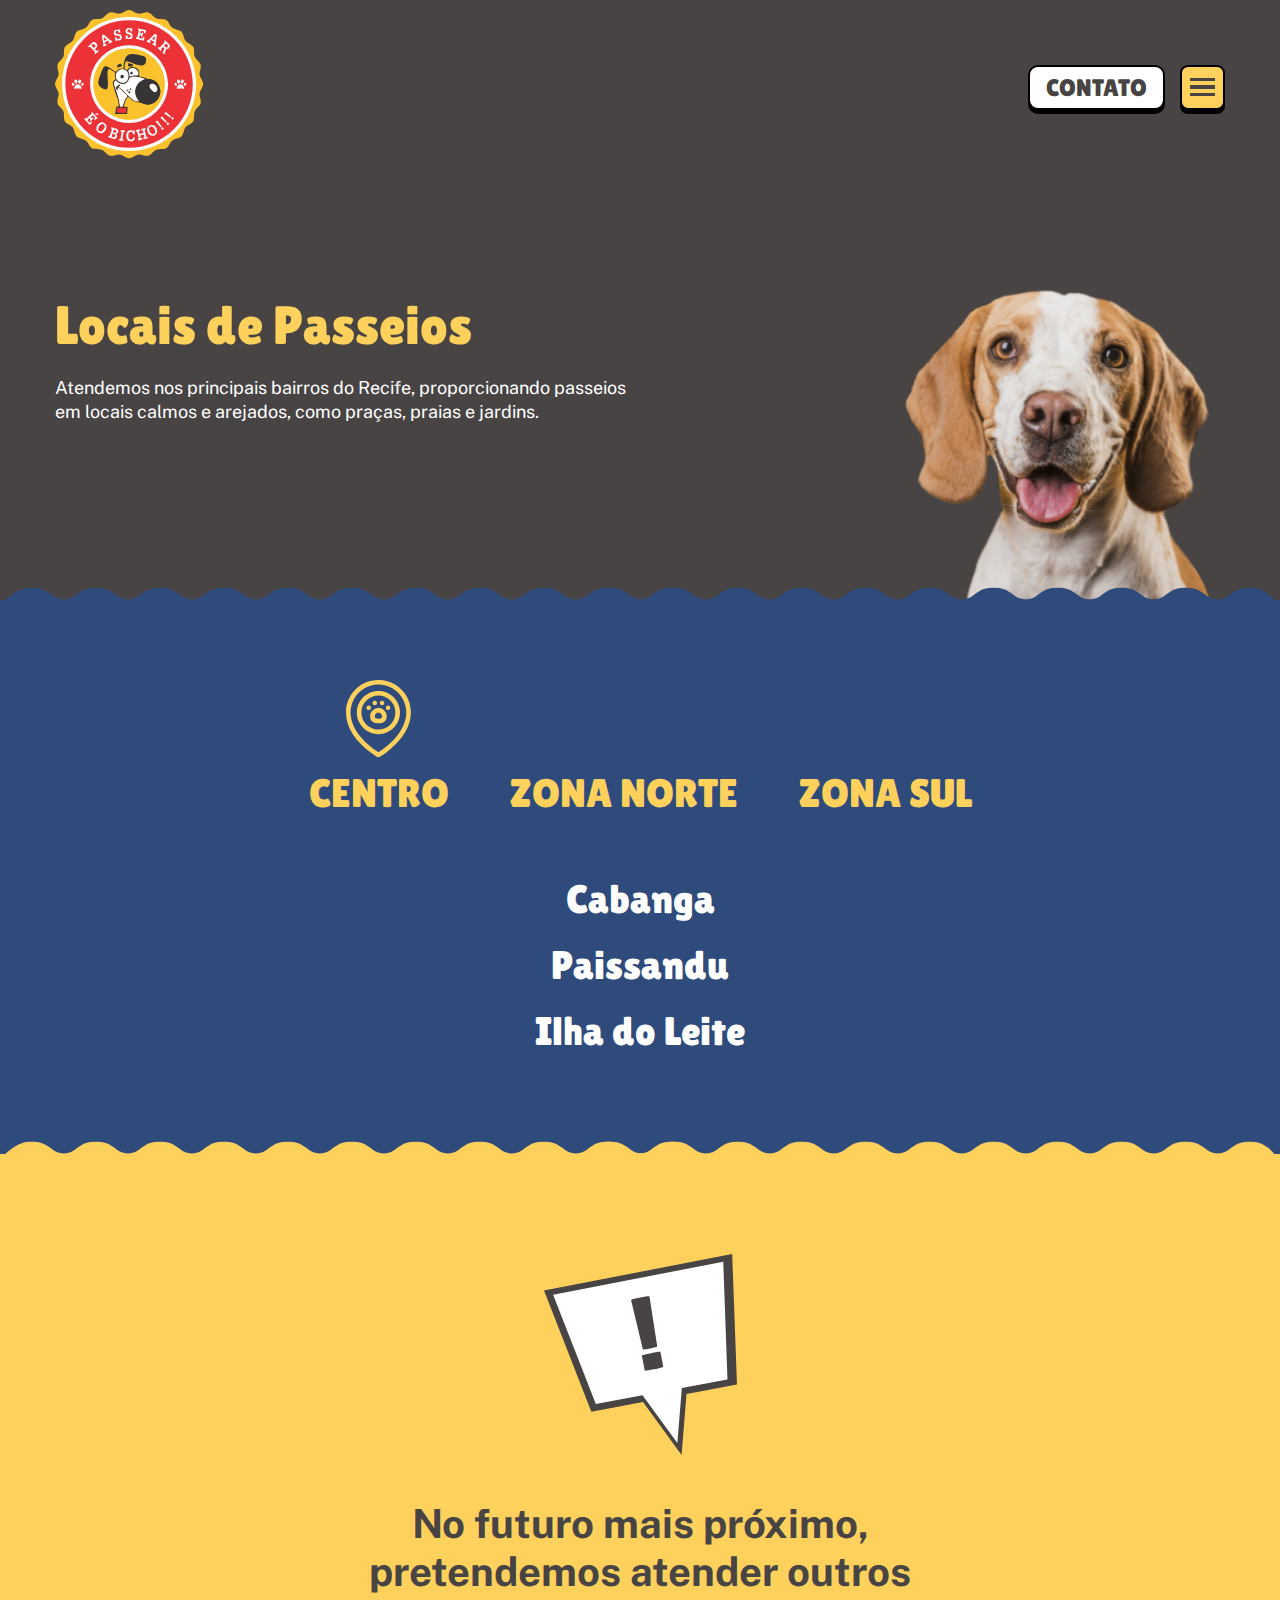
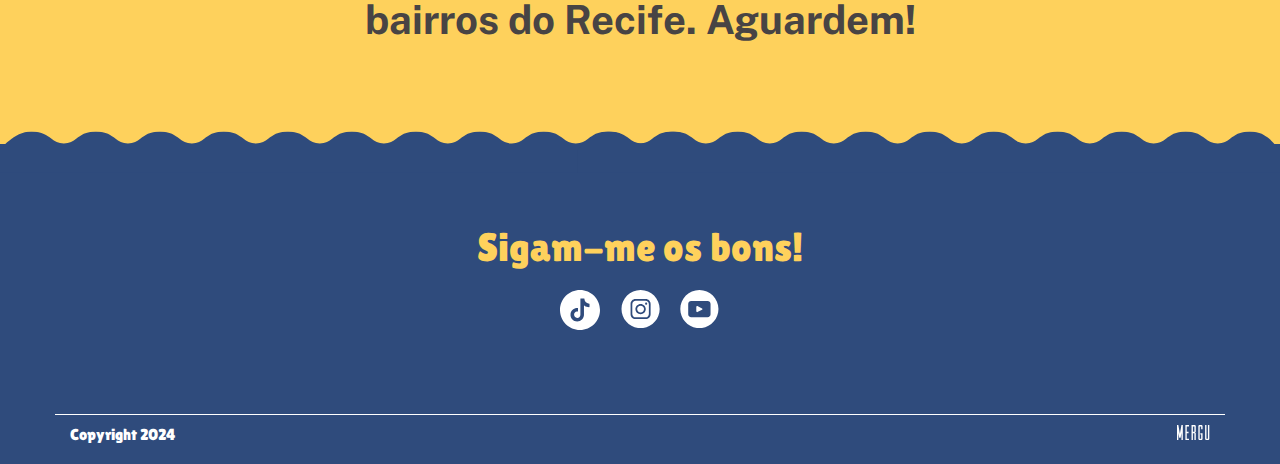
<file: locais.html>
<!DOCTYPE html>
<html lang="pt-br">
<head>
    <!-- Geral -->
    <meta charset="UTF-8">
    <meta http-equiv="X-UA-Compatible" content="IE=edge">
    <meta name="viewport" content="width=device-width, initial-scale=1.0">
    <meta http-equiv="x-ua-compatible" content="ie=edge">
    <title>Passear é o bicho! - Locais</title>
    <meta name="description" content="Passeios caninos em Recife">

    <!-- favicon -->
    <link rel="shortcut icon" href="favicon/favicon-16x16.png" type="image/x-icon">
    <link rel="shortcut icon" href="favicon/favicon.ico" type="image/x-icon">
    <link rel="shortcut icon" href="favicon/favicon-32x32.png" type="image/x-icon">
    <link rel="shortcut icon" href="favicon/android-chrome-192x192.png" type="image/x-icon">
    <link rel="shortcut icon" href="favicon/android-chrome-512x512.png" type="image/x-icon">
   
    <link rel="preload" href="./css/style.min.css" as="style">
    <link rel="stylesheet" href="./css/style.min.css">

    <!-- Fonts -->
    <link rel="preconnect" href="https://fonts.googleapis.com">
    <link rel="preconnect" href="https://fonts.gstatic.com" crossorigin>
    <link href="https://fonts.googleapis.com/css2?family=Lilita+One&family=Public+Sans:ital,wght@0,100;0,200;0,300;0,400;0,500;0,600;0,700;0,800;0,900;1,100;1,200;1,300;1,400;1,500;1,600;1,700;1,800;1,900&display=swap" rel="stylesheet">



 
<body>

    <header class="header-bg" id="header-locais">
        
        <nav class="header-nav container" id="nav" aria-label="primaria">
        
    <a href="index.html" class="logo-passear-link">
        <svg width="130" height="130" viewBox="0 0 69 69" fill="none" xmlns="http://www.w3.org/2000/svg">
            <path d="M68.1619 34.0763C68.1619 35.5563 66.6727 36.916 66.4877 38.3497C66.3027 39.8019 67.3756 41.5039 67.0056 42.9006C66.6264 44.3159 64.8412 45.2501 64.2862 46.5913C63.722 47.9418 64.3232 49.8657 63.5925 51.1237C62.8617 52.3817 60.9008 52.8257 60.0128 53.9819C59.1248 55.1381 59.2081 57.1453 58.1721 58.1813C57.1453 59.2081 55.1289 59.1248 53.9727 60.0128C52.8257 60.9008 52.3817 62.8617 51.1237 63.6017C49.8657 64.3232 47.9418 63.722 46.5913 64.2862C45.2501 64.8412 44.3159 66.6264 42.9006 67.0056C41.5039 67.3756 39.8019 66.3027 38.3497 66.4877C36.916 66.6727 35.5563 68.1619 34.0763 68.1619C32.5963 68.1619 31.2366 66.6727 29.8121 66.4877C28.3507 66.3027 26.6487 67.3756 25.252 67.0056C23.8368 66.6264 22.9025 64.8412 21.5613 64.2862C20.2108 63.722 18.2869 64.3232 17.0289 63.6017C15.7709 62.8617 15.3269 60.9008 14.18 60.0128C13.0237 59.1248 11.0073 59.2081 9.98055 58.1721C8.94457 57.1453 9.02782 55.1381 8.13984 53.9727C7.25185 52.8257 5.29089 52.3817 4.56016 51.1237C3.82942 49.8657 4.43066 47.9418 3.86642 46.5913C3.31143 45.2501 1.52622 44.3159 1.14698 42.9006C0.776984 41.5039 1.84996 39.8019 1.66497 38.3497C1.47997 36.916 0 35.5563 0 34.0763C0 32.5963 1.47997 31.2366 1.66497 29.8121C1.84996 28.3507 0.776984 26.6487 1.14698 25.252C1.52622 23.8368 3.31143 22.9025 3.86642 21.5613C4.43066 20.2108 3.82942 18.2869 4.56016 17.0289C5.29089 15.7709 7.25185 15.3269 8.13984 14.18C9.02782 13.0237 8.94457 11.0073 9.98055 9.98055C11.0073 8.94457 13.0237 9.02782 14.18 8.13984C15.3269 7.25185 15.7709 5.29089 17.0382 4.56016C18.2869 3.82942 20.2108 4.43066 21.5613 3.86642C22.9025 3.31143 23.8368 1.52622 25.252 1.14698C26.6487 0.776984 28.3507 1.84996 29.8121 1.66497C31.2366 1.47997 32.5963 0 34.0763 0C35.5563 0 36.916 1.47997 38.3497 1.66497C39.8019 1.84996 41.5039 0.776984 42.9006 1.14698C44.3159 1.52622 45.2501 3.31143 46.5913 3.86642C47.9418 4.43066 49.8657 3.82942 51.1237 4.56016C52.3817 5.29089 52.8257 7.25185 53.9819 8.13984C55.1381 9.02782 57.1453 8.94457 58.1721 9.98055C59.2081 11.0073 59.1248 13.0237 60.0128 14.18C60.9008 15.3269 62.8617 15.7709 63.6017 17.0382C64.3232 18.2869 63.722 20.2108 64.2862 21.5613C64.8412 22.9025 66.6264 23.8368 67.0056 25.252C67.3756 26.6487 66.3027 28.3507 66.4877 29.8121C66.6727 31.2366 68.1619 32.5963 68.1619 34.0763Z" fill="#FBC22D"/>
            <path d="M34.0764 64.9151C17.0752 64.9151 3.24673 51.0774 3.24673 34.0763C3.24673 17.0751 17.0752 3.24664 34.0764 3.24664C51.0775 3.24664 64.9152 17.0751 64.9152 34.0763C64.9152 51.0774 51.0775 64.9151 34.0764 64.9151ZM34.0764 17.6949C25.0393 17.6949 17.6949 25.0392 17.6949 34.0763C17.6949 43.1133 25.0393 50.4669 34.0764 50.4669C43.1134 50.4669 50.467 43.1133 50.467 34.0763C50.467 25.0392 43.1134 17.6949 34.0764 17.6949Z" fill="#FEFEFE"/>
            <path d="M34.0764 63.3889C17.917 63.3889 4.76375 50.2449 4.76375 34.0762C4.76375 17.9168 17.917 4.76355 34.0764 4.76355C50.2451 4.76355 63.3891 17.9168 63.3891 34.0762C63.3891 50.2449 50.2451 63.3889 34.0764 63.3889ZM34.0764 16.1686C24.2069 16.1686 16.1688 24.2067 16.1688 34.0762C16.1688 43.955 24.2069 51.9838 34.0764 51.9838C43.9552 51.9838 51.984 43.955 51.984 34.0762C51.984 24.2067 43.9552 16.1686 34.0764 16.1686Z" fill="#ED3237"/>
            <path d="M34.0764 50.4577C43.1287 50.4577 50.4671 43.1235 50.4671 34.0763C50.4671 25.0291 43.1287 17.6949 34.0764 17.6949C25.0241 17.6949 17.6858 25.0291 17.6858 34.0763C17.6858 43.1235 25.0241 50.4577 34.0764 50.4577Z" fill="#FBC22D"/>
            <path d="M56.1372 33.0217C56.2297 33.5397 56.6181 33.9097 56.9974 33.845C57.3766 33.771 57.6079 33.29 57.5061 32.772C57.4136 32.254 57.0344 31.884 56.6551 31.9488C56.2759 32.0228 56.0447 32.5038 56.1372 33.0217Z" fill="#FEFEFE"/>
            <path d="M57.8577 32.7721C57.7652 33.2901 57.9964 33.7711 58.3757 33.8451C58.7549 33.9098 59.1434 33.5398 59.2359 33.0218C59.3284 32.5038 59.0972 32.0229 58.7179 31.9489C58.3387 31.8841 57.9594 32.2448 57.8577 32.7721Z" fill="#FEFEFE"/>
            <path d="M59.3376 33.9838C59.1711 34.3445 59.2544 34.7423 59.5134 34.8533C59.7816 34.9735 60.1239 34.7793 60.2903 34.4185C60.4568 34.0485 60.3736 33.66 60.1146 33.5398C59.8464 33.4195 59.4949 33.6138 59.3376 33.9838Z" fill="#FEFEFE"/>
            <path d="M56.0169 33.956C56.2019 34.3075 56.1371 34.7053 55.8874 34.8348C55.6284 34.9735 55.2676 34.7978 55.0826 34.4463C54.8976 34.0855 54.9531 33.6971 55.2121 33.5583C55.4711 33.4196 55.8319 33.6046 56.0169 33.956Z" fill="#FEFEFE"/>
            <path d="M59.3932 35.7136C59.6892 36.5183 58.3942 36.1021 57.7189 36.1021C57.0992 36.1021 55.7672 36.5183 56.0447 35.7136C56.3685 34.7978 56.794 34.1596 57.7189 34.1596C58.6439 34.1596 59.0139 34.7423 59.3932 35.7136Z" fill="#FEFEFE"/>
            <path d="M18.6014 20.3126L18.1112 19.7946L18.4997 19.4246L16.1225 16.9272L15.7247 17.2971L15.2437 16.7884L16.8439 15.2622C17.1584 14.9662 17.4822 14.7904 17.8244 14.7442C18.1574 14.6979 18.5367 14.8829 18.9437 15.3177C19.3506 15.7432 19.5356 16.1224 19.4986 16.4647C19.4709 16.8069 19.2859 17.1399 18.9437 17.4636L18.3702 18.0094L19.1379 18.8141L19.6281 18.3516L20.1184 18.8696L18.6014 20.3126ZM16.7607 16.3167L17.8892 17.5006L18.2314 17.1769C18.4442 16.9734 18.5737 16.7792 18.6107 16.5942C18.6569 16.3999 18.5644 16.1964 18.3424 15.9652C18.0834 15.6969 17.8707 15.5767 17.6949 15.6229C17.5099 15.6599 17.3064 15.7987 17.0752 16.0207L16.7607 16.3167ZM22.3568 16.9364L22.0053 16.3167L22.3106 16.1409L21.5059 11.812L22.4308 11.2848L25.77 14.1522L26.066 13.9857L26.4175 14.6054L24.8728 15.4934L24.5213 14.8737L24.9838 14.6054L24.3548 14.069L22.8656 14.9199L23.0228 15.7339L23.4761 15.4749L23.8368 16.0854L22.3568 16.9364ZM22.7083 14.1985L23.7998 13.5695L22.3291 12.2652L22.7083 14.1985ZM27.8605 14.2447L27.4997 12.6537L28.2305 12.478C28.323 12.8572 28.4525 13.107 28.6282 13.2365C28.804 13.3752 29.0445 13.403 29.3404 13.329C29.5069 13.292 29.6364 13.1995 29.7567 13.0515C29.8677 12.9127 29.9047 12.7462 29.8584 12.5612C29.7937 12.2467 29.6549 12.0525 29.4514 11.9878C29.2572 11.9138 28.952 11.8768 28.545 11.8583C28.138 11.8398 27.8142 11.7658 27.583 11.6363C27.3425 11.4975 27.176 11.22 27.0742 10.7853C26.9725 10.3413 27.0187 9.97129 27.213 9.66605C27.4072 9.37006 27.694 9.17581 28.064 9.09256C28.4987 8.99081 28.8595 9.08331 29.1462 9.36081L29.1554 9.35156L29.0722 8.97231L29.7844 8.80582L30.1267 10.295L29.3867 10.4615C29.2942 10.1378 29.1739 9.92504 29.0167 9.8048C28.8595 9.68455 28.6467 9.6568 28.3785 9.7123C27.953 9.81405 27.7865 10.0638 27.879 10.4708C27.9345 10.7113 28.0455 10.85 28.212 10.887C28.3692 10.9333 28.6745 10.9703 29.1184 11.0073C29.5624 11.0443 29.9047 11.1368 30.1544 11.3033C30.4042 11.4605 30.5799 11.7565 30.6817 12.2005C30.7464 12.4872 30.7464 12.7555 30.6817 12.996C30.6169 13.2365 30.4967 13.44 30.3209 13.6065C30.1452 13.7637 29.9417 13.8655 29.7012 13.9302C29.4422 13.9857 29.2109 14.0042 29.026 13.9765C28.841 13.958 28.656 13.8562 28.4895 13.6897L28.4802 13.699L28.5727 14.0875L27.8605 14.2447ZM32.5501 13.3105L32.5039 11.6733L33.2624 11.6548C33.2716 12.034 33.3549 12.3115 33.4936 12.478C33.6416 12.6445 33.8729 12.7185 34.1781 12.7092C34.3446 12.7092 34.4926 12.6445 34.6406 12.5242C34.7793 12.404 34.8533 12.2467 34.8441 12.0618C34.8348 11.738 34.7423 11.516 34.5573 11.4143C34.3816 11.3125 34.0948 11.2015 33.6971 11.109C33.2994 11.0165 32.9941 10.8778 32.7906 10.6928C32.5871 10.517 32.4761 10.2025 32.4669 9.75855C32.4576 9.30531 32.5779 8.95381 32.8276 8.69482C33.0774 8.44507 33.3919 8.31558 33.7804 8.29708C34.2243 8.28783 34.5573 8.44507 34.7793 8.77807H34.7978L34.7886 8.38958L35.5193 8.37108L35.5563 9.89729L34.7978 9.91579C34.7793 9.57355 34.6961 9.33306 34.5666 9.18506C34.4371 9.03706 34.2428 8.97231 33.9654 8.97231C33.5306 8.99081 33.3086 9.20356 33.3271 9.6198C33.3271 9.8603 33.4104 10.0175 33.5584 10.0915C33.7064 10.1655 33.9931 10.2673 34.4186 10.3875C34.8533 10.517 35.1678 10.6743 35.3806 10.887C35.5933 11.0905 35.7043 11.4143 35.7228 11.8768C35.7228 12.1635 35.6766 12.4225 35.5563 12.6537C35.4453 12.8757 35.2881 13.0515 35.0846 13.1717C34.8811 13.292 34.6591 13.3567 34.4093 13.366C34.1411 13.3752 33.9191 13.3475 33.7434 13.2827C33.5584 13.218 33.4011 13.0885 33.2716 12.8942H33.2624L33.2716 13.292L32.5501 13.3105ZM37.1843 13.255L37.3415 12.552L37.8318 12.6722L38.6088 9.30531L38.1185 9.19431L38.2758 8.50982L41.9387 9.35156L41.6057 10.7668L40.8935 10.6003L41.06 9.86955L39.469 9.49955L39.1637 10.8038L39.7835 10.9518L39.9315 10.295L40.5882 10.443L40.1442 12.3762L39.4875 12.2282L39.6355 11.5993L39.0158 11.4605L38.692 12.8665L40.283 13.2365L40.4865 12.3762L41.1987 12.5427L40.838 14.0967L37.1843 13.255ZM42.1237 14.4852L42.4474 13.847L42.7619 14.0135L45.9531 10.9795L46.9058 11.4698L46.3139 15.8264L46.6191 15.9837L46.2954 16.6219L44.7044 15.8079L45.0374 15.1697L45.5091 15.4194L45.6201 14.5962L44.0846 13.8192L43.4927 14.3835L43.9644 14.6239L43.6407 15.2622L42.1237 14.4852ZM44.6119 13.2827L45.7311 13.8562L46.0271 11.9138L44.6119 13.2827ZM47.2111 17.4636L47.7106 16.9457L48.0991 17.3156L50.4855 14.8182L50.0878 14.4482L50.5688 13.9395L52.28 15.5674C52.6037 15.8819 52.798 16.1779 52.8535 16.4832C52.909 16.7792 52.7425 17.1306 52.354 17.5376C52.1227 17.7781 51.8822 17.9076 51.614 17.9261C51.355 17.9539 51.1145 17.8799 50.8925 17.7041L50.874 17.7134C51.0405 17.8984 51.1053 18.0926 51.0683 18.2961C51.0313 18.5089 50.9295 18.7586 50.763 19.0546L50.467 19.5818L50.7723 19.8593L50.2728 20.3773L49.4495 19.5818L50.134 18.3609C50.245 18.1759 50.3098 18.0094 50.3098 17.8614C50.319 17.7134 50.2543 17.5746 50.1155 17.4359L49.6345 16.9827L48.7373 17.9261L49.1165 18.2869L48.6263 18.8049L47.2111 17.4636ZM51.1145 15.4287L50.1248 16.4647L50.615 16.9364C51.0128 17.3156 51.3828 17.3249 51.725 16.9734C52.0487 16.6312 52.0395 16.3074 51.6972 15.9837L51.1145 15.4287Z" fill="#FEFEFE"/>
            <path d="M8.92614 33.0217C9.01864 33.5397 9.40713 33.9097 9.78638 33.845C10.1656 33.771 10.3969 33.29 10.3044 32.772C10.2026 32.254 9.82337 31.884 9.44413 31.9488C9.06489 32.0228 8.83364 32.5038 8.92614 33.0217Z" fill="#FEFEFE"/>
            <path d="M10.656 32.7721C10.5542 33.2901 10.7854 33.7711 11.1647 33.8451C11.5439 33.9098 11.9324 33.5398 12.0249 33.0218C12.1267 32.5038 11.8954 32.0229 11.5162 31.9489C11.1369 31.8841 10.7484 32.2448 10.656 32.7721Z" fill="#FEFEFE"/>
            <path d="M12.1266 33.9838C11.9601 34.3445 12.0433 34.7423 12.3116 34.8533C12.5706 34.9735 12.9221 34.7793 13.0793 34.4185C13.2458 34.0485 13.1626 33.66 12.9036 33.5398C12.6353 33.4195 12.2931 33.6138 12.1266 33.9838Z" fill="#FEFEFE"/>
            <path d="M8.80595 33.956C8.99095 34.3075 8.93545 34.7053 8.67645 34.8348C8.41746 34.9735 8.05672 34.7978 7.87172 34.4463C7.68672 34.0855 7.74222 33.6971 8.00122 33.5583C8.26021 33.4196 8.62095 33.6046 8.80595 33.956Z" fill="#FEFEFE"/>
            <path d="M12.1821 35.7136C12.4874 36.5183 11.1832 36.1021 10.5079 36.1021C9.88818 36.1021 8.5562 36.5183 8.84295 35.7136C9.15744 34.7978 9.58293 34.1596 10.5079 34.1596C11.4329 34.1596 11.8121 34.7423 12.1821 35.7136Z" fill="#FEFEFE"/>
            <path fill-rule="evenodd" clip-rule="evenodd" d="M28.7115 40.5327C28.6745 40.1535 28.8318 39.321 28.952 39.2655C28.7208 38.1277 27.9068 36.4998 27.5646 35.473C27.0928 34.0301 26.7506 33.0496 28.0826 32.4021C28.5543 33.2901 30.1638 34.2798 31.8195 34.0116C33.2162 33.7896 33.7527 32.7629 34.1689 31.6436C34.8349 29.8492 40.2831 31.1164 41.4578 31.8564C41.0785 32.1616 38.2851 32.8461 37.2399 35.8985C36.3981 38.3405 37.4341 39.6725 37.9244 40.8657C38.1094 41.3282 38.5071 41.7814 38.7106 42.0959C35.9264 40.6067 34.7794 40.1072 32.652 38.2572C32.1895 37.2953 29.5163 35.0753 28.545 35.3158C28.6838 35.5933 29.359 35.9448 29.655 36.1483C30.2378 36.5275 30.469 36.768 30.9315 37.212C33.8914 40.1257 33.5862 39.0527 32.4855 40.7177C31.9767 41.4762 31.3015 43.5019 31.098 44.4176L29.914 44.3899C29.7383 43.5481 29.6828 42.5399 29.5163 41.7259C29.3498 40.9027 29.1093 40.0147 28.952 39.247C28.7763 39.469 28.6838 40.246 28.7115 40.5327C28.9335 40.9582 29.4053 43.8071 29.2943 44.3436L28.4063 44.3899C27.7311 45.6663 28.0271 47.0538 27.5461 47.8215H33.17C33.1607 47.7383 33.17 47.6366 33.1977 47.5256C33.2994 47.1093 33.4012 45.2501 33.4012 44.7321L31.6437 44.3991C31.727 43.6036 32.1247 42.8266 32.356 42.0774C32.6982 40.9767 33.1422 40.6252 33.5769 39.9315C34.4742 40.4772 35.0292 41.4577 36.6941 41.9849C38.4053 42.5769 38.1464 42.5029 39.7188 42.7896C40.4773 42.9284 42.4105 44.1771 44.9635 42.8729C47.1002 41.7907 49.0426 38.9602 48.3304 36.102C47.1927 31.5326 43.169 31.8749 42.4568 31.6344C41.8463 31.4401 41.3838 31.1349 40.6068 30.9406C39.8946 30.7649 39.1361 30.6354 38.5533 30.3486C39.0621 28.7022 38.9048 27.4442 37.1936 26.584C36.4814 26.2325 35.6304 26.0752 34.7979 26.325C33.6694 26.658 33.8359 27.0187 33.1977 27.6015L32.1155 27.0742C31.986 25.9827 32.1802 24.401 32.5872 23.587C33.4752 23.6888 35.0107 24.142 35.8154 24.4565C36.8791 24.882 39.8113 25.918 40.875 25.2705C41.2265 25.0485 41.6335 24.6045 41.7723 24.031C42.1608 22.4586 41.9943 21.6723 40.6623 21.1913C39.0713 20.6178 35.2974 19.7299 33.7342 20.5716C32.8277 21.0526 32.2912 21.9406 31.9767 23.069C31.5975 24.438 31.505 25.4185 31.5882 26.8892C29.7753 26.7597 29.0908 27.139 28.1011 28.2489C28.0918 28.2674 28.0641 28.2952 28.0548 28.3137C28.0363 28.3322 28.0086 28.3507 27.9993 28.3692L27.8791 28.4894C27.1298 28.0362 25.8163 26.9725 24.8451 26.4822C23.0969 25.585 22.6159 25.7052 21.8112 27.3887C21.2377 28.5727 20.8492 29.7659 20.396 31.0886C19.6097 33.4196 19.6652 34.9366 21.8944 36.1298C22.3662 36.3888 23.3466 36.7773 23.8739 36.3703C25.1966 35.3435 23.4576 28.7299 24.5121 27.4257C24.9931 26.8245 25.6869 27.5645 26.1401 27.842C26.7413 28.1934 27.2131 28.4617 27.6941 28.8779C27.4813 30.3671 27.4721 30.5059 27.8791 31.8564C27.2871 32.4946 26.2511 32.4854 26.7506 34.4648C27.0743 35.769 28.1936 39.2747 28.7115 40.5327Z" fill="#373435"/>
            <path fill-rule="evenodd" clip-rule="evenodd" d="M29.8955 47.8216C29.6828 47.8123 29.47 47.8031 29.2573 47.7938C29.0168 47.7846 28.8225 47.7938 28.656 47.8216H29.8955Z" fill="#B38048"/>
            <path fill-rule="evenodd" clip-rule="evenodd" d="M29.5162 41.7259C29.6827 42.5399 29.7382 43.5481 29.914 44.3899L31.0979 44.4176C31.3014 43.5019 31.9767 41.4762 32.4854 40.7177C33.5861 39.0527 33.8914 40.1257 30.9315 37.212C30.469 36.768 30.2377 36.5275 29.655 36.1483C29.359 35.9448 28.619 35.5655 28.4803 35.2788C29.7382 35.029 32.7074 38.322 33.7249 39.4135C35.3621 41.0784 36.2038 41.7722 38.7105 42.0959C38.507 41.7814 38.1093 41.3282 37.9243 40.8657C37.4341 39.6725 36.3981 38.3405 37.2398 35.8985C38.2851 32.8461 41.0785 32.1616 41.4577 31.8564C40.246 31.0979 34.8349 29.8584 34.1689 31.6436C33.7526 32.7628 33.2162 33.7896 31.8194 34.0116C30.1637 34.2798 28.5542 33.2901 28.0825 32.4021C26.7505 33.0496 27.0928 34.0301 27.5645 35.473C27.916 36.5368 28.434 38.0722 28.8595 39.4135C28.8687 39.432 28.8687 39.4505 28.878 39.469C29.174 40.4032 29.4145 41.2264 29.5162 41.7259Z" fill="#FEFEFE"/>
            <path fill-rule="evenodd" clip-rule="evenodd" d="M30.1822 27.4257C27.398 28.2212 27.435 31.7547 29.2757 32.9109C31.4587 34.2799 34.1596 33.4381 33.7526 29.7197C33.5769 28.1102 32.0507 26.8985 30.1822 27.4257Z" fill="#FEFEFE"/>
            <path fill-rule="evenodd" clip-rule="evenodd" d="M34.2984 30.6446C34.8441 30.4689 35.2789 30.3024 35.9079 30.2099C36.4258 30.1266 37.7023 30.2561 38.0261 30.0712C38.3221 29.9047 39.0158 28.5079 37.3046 27.2222C36.3056 26.473 34.7239 26.5285 34.0486 27.3887C33.5122 28.0639 33.6787 27.9437 33.9931 28.7299C34.2429 29.3774 34.2059 29.9324 34.2984 30.6446Z" fill="#FEFEFE"/>
            <path fill-rule="evenodd" clip-rule="evenodd" d="M28.2675 47.1833C29.7382 47.2388 31.2367 47.5255 32.7444 47.3683C32.8924 46.7301 32.9571 45.7681 32.8369 45.1021C32.0877 44.9448 29.4145 44.8524 28.6467 44.9726C28.508 45.7033 28.2582 46.3971 28.2675 47.1833Z" fill="#ED3237"/>
            <path fill-rule="evenodd" clip-rule="evenodd" d="M43.6499 33.2068C41.6057 33.9376 43.9274 36.9808 45.8699 36.324C47.8216 35.6488 45.5924 32.5131 43.6499 33.2068Z" fill="#FEFEFE"/>
            <path fill-rule="evenodd" clip-rule="evenodd" d="M35.5379 25.9827C35.7507 25.6497 35.7877 25.5295 35.8524 25.0392C35.4547 24.734 34.2244 24.438 33.6694 24.438C33.6787 24.993 33.4474 25.6867 33.8544 25.881C34.1319 26.0105 35.2419 26.0475 35.5379 25.9827Z" fill="#373435"/>
            <path fill-rule="evenodd" clip-rule="evenodd" d="M28.6006 25.4648L28.7578 26.399C29.6735 26.3898 30.0898 26.0105 30.8113 25.8255L30.432 24.6046C29.7568 24.6508 29.0075 25.1133 28.6006 25.4648Z" fill="#373435"/>
            <path fill-rule="evenodd" clip-rule="evenodd" d="M30.6354 29.8862C29.5532 30.2932 30.2377 31.7824 31.2089 31.3661C32.1062 30.9869 31.5882 29.5439 30.6354 29.8862Z" fill="#373435"/>
            <path d="M42.6602 43.5481C45.8326 43.5481 48.4043 40.9018 48.4043 37.6375C48.4043 34.3731 45.8326 31.7269 42.6602 31.7269C39.4878 31.7269 36.9161 34.3731 36.9161 37.6375C36.9161 40.9018 39.4878 43.5481 42.6602 43.5481Z" fill="#373435"/>
            <path fill-rule="evenodd" clip-rule="evenodd" d="M46.4064 34.6775C47.7846 36.0465 46.9336 39.3395 44.5102 36.9253C41.9572 34.3908 44.7322 33.0126 46.4064 34.6775Z" fill="#FEFEFE"/>
            <path d="M34.6777 36.6756C34.8003 36.6756 34.8997 36.568 34.8997 36.4351C34.8997 36.3023 34.8003 36.1946 34.6777 36.1946C34.5551 36.1946 34.4557 36.3023 34.4557 36.4351C34.4557 36.568 34.5551 36.6756 34.6777 36.6756Z" fill="#373435" stroke="#373435" stroke-width="0.318049"/>
            <path d="M33.4197 37.2029C33.5423 37.2029 33.6417 37.0952 33.6417 36.9624C33.6417 36.8296 33.5423 36.7219 33.4197 36.7219C33.2971 36.7219 33.1977 36.8296 33.1977 36.9624C33.1977 37.0952 33.2971 37.2029 33.4197 37.2029Z" fill="#373435" stroke="#373435" stroke-width="0.318049"/>
            <path d="M34.1967 38.2111C34.3755 38.2111 34.5205 38.0496 34.5205 37.8504C34.5205 37.6511 34.3755 37.4896 34.1967 37.4896C34.0179 37.4896 33.873 37.6511 33.873 37.8504C33.873 38.0496 34.0179 38.2111 34.1967 38.2111Z" fill="#373435" stroke="#373435" stroke-width="0.318049"/>
            <path d="M29.5994 34.6221C29.5809 34.6591 27.6755 35.8615 28.6097 36.3703" stroke="#373435" stroke-width="0.727219" stroke-linecap="round" stroke-linejoin="round"/>
            <path d="M35.1956 29.6179C35.5327 29.6179 35.8061 29.3446 35.8061 29.0075C35.8061 28.6703 35.5327 28.397 35.1956 28.397C34.8584 28.397 34.5851 28.6703 34.5851 29.0075C34.5851 29.3446 34.8584 29.6179 35.1956 29.6179Z" fill="#373435"/>
            <path d="M13.4215 50.134L13.958 49.6622L14.291 50.0322L16.8625 47.729L16.5295 47.359L17.0475 46.8873L19.5542 49.6807L18.4719 50.652L17.9817 50.1062L18.5367 49.6067L17.4452 48.3857L16.4555 49.2737L16.8717 49.7455L17.3712 49.3015L17.8152 49.801L16.3445 51.1237L15.9005 50.6242L16.3815 50.1987L15.956 49.727L14.8737 50.689L15.9652 51.9099L16.622 51.3179L17.1122 51.8637L15.9282 52.9274L13.4215 50.134ZM20.1924 48.0898L18.8142 48.1823L18.4627 47.7845L19.6096 47.4423L20.1924 48.0898ZM19.9334 56.2758C19.5634 56.0168 19.2952 55.7116 19.1472 55.3509C18.9992 54.9809 18.9622 54.5924 19.0362 54.1854C19.1102 53.7691 19.2859 53.3621 19.5634 52.9552C19.8316 52.5574 20.1554 52.2429 20.5161 52.0117C20.8676 51.7897 21.2469 51.6787 21.6446 51.6879C22.0423 51.6972 22.4216 51.8267 22.8008 52.0857C23.1708 52.3354 23.4298 52.6499 23.5778 53.0107C23.7351 53.3806 23.7628 53.7691 23.6888 54.1761C23.6148 54.5924 23.4298 54.9994 23.1523 55.4156C22.8748 55.8134 22.5603 56.1278 22.2088 56.3498C21.8481 56.5718 21.4781 56.6828 21.0896 56.6736C20.7011 56.6643 20.3126 56.5348 19.9334 56.2758ZM20.3404 55.6839C20.6919 55.9243 21.0434 55.9706 21.3949 55.8041C21.7556 55.6469 22.0886 55.3416 22.3938 54.8884C22.7083 54.4259 22.8748 54.0004 22.8933 53.6119C22.9118 53.2234 22.7453 52.9089 22.3938 52.6684C22.0516 52.4372 21.7001 52.3909 21.3394 52.5574C20.9786 52.7147 20.6456 53.0199 20.3311 53.4824C20.0259 53.9356 19.8594 54.3519 19.8409 54.7496C19.8224 55.1381 19.9889 55.4526 20.3404 55.6839ZM26.4638 56.9048L26.0198 58.2831L26.5748 58.4588C26.8615 58.5513 27.0927 58.5698 27.2685 58.5235C27.435 58.468 27.5645 58.3016 27.657 58.0148C27.7587 57.7188 27.7402 57.5153 27.6292 57.3951C27.509 57.2748 27.3055 57.1731 27.028 57.0806L26.4638 56.9048ZM27.0742 54.9901L26.6673 56.2666L27.1297 56.4146C27.3887 56.4978 27.6015 56.5163 27.7772 56.4701C27.9622 56.4238 28.0917 56.2758 28.175 56.0168C28.2582 55.7579 28.2397 55.5729 28.1195 55.4526C27.9992 55.3324 27.8142 55.2306 27.5737 55.1566L27.0742 54.9901ZM24.4843 58.5328L24.7063 57.8576L25.1873 58.0056L26.2418 54.7219L25.7608 54.5739L25.9735 53.8986L27.8512 54.5091C28.3507 54.6664 28.7115 54.8514 28.9427 55.0734C29.174 55.2954 29.2202 55.6469 29.0537 56.1463C28.8595 56.7661 28.471 57.0251 27.9067 56.9326L27.8975 56.9511C28.1565 57.0436 28.3415 57.2193 28.4525 57.4783C28.5727 57.7466 28.582 58.0241 28.4895 58.32C28.2952 58.9028 28.027 59.2265 27.657 59.2913C27.2962 59.3468 26.8523 59.2913 26.3343 59.1248L24.4843 58.5328ZM29.5162 59.985L29.6272 59.282L30.1359 59.3653L30.6632 55.9521L30.1544 55.8688L30.2562 55.1751L32.1431 55.4711L32.0414 56.1648L31.5327 56.0816L31.0054 59.4948L31.5142 59.578L31.4032 60.281L29.5162 59.985ZM36.6293 55.3879L36.7126 57.1731L35.9171 57.2101C35.8986 56.8493 35.7876 56.5626 35.5933 56.3591C35.3898 56.1463 35.1308 56.0538 34.8163 56.0631C34.3908 56.0908 34.1041 56.2851 33.9376 56.6643C33.7711 57.0528 33.6971 57.5153 33.7249 58.0703C33.7434 58.5698 33.8729 58.9675 34.0949 59.2728C34.3261 59.5873 34.6406 59.7353 35.0568 59.7168C35.3158 59.6983 35.5378 59.5965 35.6951 59.3838C35.8616 59.1803 35.9448 58.9213 35.9448 58.616L36.7866 58.579C36.8051 58.9953 36.7218 59.3375 36.5553 59.615C36.3888 59.8833 36.1761 60.0868 35.8986 60.2163C35.6303 60.3458 35.3528 60.4105 35.0476 60.429C34.3539 60.4568 33.8081 60.2533 33.4196 59.8093C33.0311 59.3653 32.8184 58.7733 32.7906 58.0333C32.7629 57.5338 32.8184 57.0898 32.9479 56.6921C33.0774 56.2943 33.2809 55.9706 33.5676 55.7394C33.8544 55.5081 34.2151 55.3879 34.6313 55.3601C35.1678 55.3416 35.5748 55.5451 35.8616 55.9798V55.9891L35.8338 55.4249L36.6293 55.3879ZM38.285 60.0683L38.1185 59.3745L38.5995 59.2543L37.7578 55.9058L37.2768 56.0261L37.101 55.3509L39.025 54.8699L39.2008 55.5451L38.618 55.6931L38.9418 56.9881L40.6715 56.5626L40.3477 55.2584L39.7465 55.4156L39.58 54.7311L41.5225 54.2409L41.6982 54.9254L41.1987 55.0456L42.0312 58.394L42.5307 58.2738L42.7064 58.9675L40.764 59.4485L40.5882 58.764L41.1802 58.6068L40.838 57.2378L39.1083 57.6726L39.4505 59.0415L40.0332 58.8935L40.209 59.5873L38.285 60.0683ZM45.8976 57.5893C45.4999 57.8021 45.1021 57.8946 44.7136 57.8668C44.3159 57.8391 43.9552 57.6911 43.6222 57.4413C43.2892 57.1823 43.0024 56.8401 42.7712 56.4146C42.5307 55.9798 42.4012 55.5544 42.3642 55.1381C42.3272 54.7126 42.4012 54.3334 42.5862 53.9819C42.7712 53.6304 43.0672 53.3437 43.4649 53.1309C43.8627 52.9089 44.2512 52.8257 44.6489 52.8534C45.0374 52.8904 45.4074 53.0384 45.7404 53.2882C46.0641 53.5471 46.3509 53.8894 46.5914 54.3241C46.8226 54.7589 46.9613 55.1844 46.9983 55.6006C47.0261 56.0168 46.9521 56.3961 46.7763 56.7383C46.5914 57.0806 46.2954 57.3673 45.8976 57.5893ZM45.5554 56.9603C45.9254 56.7568 46.1289 56.4608 46.1474 56.0723C46.1659 55.6839 46.0456 55.2491 45.7774 54.7681C45.5091 54.2779 45.2131 53.9356 44.8709 53.7414C44.5379 53.5471 44.1772 53.5471 43.8072 53.7506C43.4372 53.9541 43.2429 54.2501 43.2152 54.6479C43.1967 55.0364 43.3262 55.4711 43.5944 55.9613C43.8534 56.4423 44.1494 56.7753 44.4916 56.9696C44.8339 57.1638 45.1854 57.1638 45.5554 56.9603ZM47.0446 50.837L49.0981 53.6396L48.6448 54.0096L46.3139 51.4382L47.0446 50.837ZM49.394 55.2029L48.7651 54.4259L49.4773 53.8431L50.1155 54.6201L49.394 55.2029ZM49.1721 48.8575L51.4753 51.4567L51.059 51.8637L48.4968 49.5235L49.1721 48.8575ZM51.9192 52.9829L51.2163 52.2707L51.873 51.6232L52.576 52.3354L51.9192 52.9829ZM50.8555 46.8503L53.5102 49.0795L53.1587 49.542L50.282 47.6088L50.8555 46.8503ZM54.1762 50.5317L53.3715 49.9305L53.9265 49.1905L54.7312 49.7917L54.1762 50.5317Z" fill="#FEFEFE"/>
            </svg>
    </a>


    <div class="nav-btn">

        <a href="#" class="btn-contato link-btn-contato">contato</a>


    <button aria-label="Abrir Menu" data-menu="btn-mobile" aria-haspopup="true" aria-controls="menu" aria-expanded="false">
            
        <div id="hamburguer">
            <div class="hamburguer-span"></div>
            <div class="hamburguer-span"></div>
            <div class="hamburguer-span"></div>
        </div> 
        
    </button>
    </div>


            <ul class="font-menu-links" data-menu="list" id="menu">

                <li><a href="index.html" class="cor-line">Home</a></li>
                <li><a href="quem-somos.html" class="cor-line">Sobre nós</a></li>
                <li><a href="passeios.html" class="cor-line">Passeios</a></li>
                <li><a href="locais.html" class="cor-line">Locais</a></li>
                <li><a href="#" class="cor-id-1 a-contato-mobile">Contato</a></li>


            </ul>
        
    
    </nav>

    </header>


    <div data-header-fixo='header-fixo-bg-js' class="header-fixo-bg">
       
        <div class="header-fixo container">
            
        <div>
            <buttom aria-label="Abrir Menu" data-menu="btn-mobile-fixo" aria-haspopup="true" aria-controls="menu" aria-expanded="false">
                    
                <div id="hamburguer">
                    <div class="hamburguer-span"></div>
                    <div class="hamburguer-span"></div>
                    <div class="hamburguer-span"></div>
                </div> 
                
            </buttom>
        </div>
        
        
                    <ul class="font-menu-links" data-menu="list-fixo" id="menu-fixo">
        
                        <li><a href="index.html" class="cor-line">Home</a></li>
                        <li><a href="quem-somos.html" class="cor-line">Sobre nós</a></li>
                        <li><a href="passeios.html" class="cor-line">Passeios</a></li>
                        <li><a href="locais.html" class="cor-line">Locais</a></li>
                        <li><a href="#faq" class="cor-id-1">Contato</a></li>
                        
        
        
                    </ul>
                
        </div>
   
    </div>



<main>

    <div id="introducao-locais" class="introducao-bg">

       
     <div class="introducao-locais container">
              
            
<div class="introducao-locais-texto">
                    <h1 class="fontfont-titulo-ggl cor-id-1">Locais de Passeios
                    </h1>

                    <p class="font-texto-m2 cor-0">Atendemos nos principais bairros do Recife, proporcionando passeios em locais calmos e arejados, como praças, praias e jardins. </p>


            </div>
        
            
            <picture class="introducao-imagem-locais">

                <img src="img/img/dog-intro-locais.png" alt="">

            </picture>


        
        </div>
      
    </div>


    
    <section class="locais-bg">

        <div class="decorador-box-top">
            <svg width="917" height="30" viewBox="0 0 917 30" fill="none" xmlns="http://www.w3.org/2000/svg">
                <path d="M503 30V13.0962C503 13.0962 496.44 6.06606 495.152 5.07331C492.238 2.81803 488.599 0.0124311 481.307 0.0124311C474.022 0.0124311 470.383 2.81803 467.469 5.07331C466.181 6.06606 464.965 7.00485 463.538 7.6523C462.052 8.33212 460.426 8.64505 458.413 8.64505C456.399 8.64505 454.774 8.33212 453.288 7.6523C451.868 7.00485 450.645 6.06606 449.364 5.07331C446.442 2.81803 442.811 0.0124311 435.519 0.0124311C435.468 0.0124311 435.431 0.0124311 435.387 0.0124311C428.095 0.0124311 424.456 2.81803 421.542 5.07331C420.254 6.06606 419.039 7.00485 417.611 7.6523C416.132 8.33212 414.499 8.64505 412.486 8.64505C410.473 8.64505 408.847 8.33212 407.361 7.6523C405.941 7.00485 404.718 6.06606 403.437 5.07331C400.515 2.81803 396.884 0.0124311 389.592 0.0124311C382.3 0.0124311 378.661 2.81803 375.747 5.07331C374.459 6.06606 373.243 7.00485 371.816 7.6523C370.337 8.33212 368.704 8.64505 366.691 8.64505C364.677 8.64505 363.052 8.33212 361.566 7.6523C360.145 7.00485 358.93 6.06606 357.642 5.07331C354.72 2.81803 351.089 0.0124311 343.797 0.0124311C343.768 0.0124311 343.746 0.0124311 343.716 0.0124311C343.694 0.0124311 343.672 0.0124311 343.643 0.0178265C343.621 0.0178265 343.606 0.0178265 343.585 0.0178265C336.388 0.0501988 332.778 2.83422 329.872 5.07331C328.583 6.06606 327.368 7.00485 325.947 7.6523C324.461 8.33212 322.836 8.64505 320.822 8.64505C318.809 8.64505 317.176 8.33212 315.697 7.6523C314.27 7.00485 313.054 6.06606 311.766 5.07331C308.852 2.81803 305.213 0.0124311 297.921 0.0124311C290.629 0.0124311 286.998 2.81803 284.084 5.07331C282.795 6.06606 281.573 7.00485 280.152 7.6523C278.666 8.33212 277.041 8.64505 275.027 8.64505C273.014 8.64505 271.389 8.33212 269.902 7.6523C268.482 7.00485 267.259 6.06606 265.971 5.07331C263.057 2.81803 259.418 0.0124311 252.133 0.0124311C252.082 0.0124311 252.038 0.0124311 251.994 0.0124311C244.702 0.0124311 241.071 2.81803 238.157 5.07331C236.868 6.06606 235.646 7.00485 234.225 7.6523C232.739 8.33212 231.114 8.64505 229.1 8.64505C227.087 8.64505 225.462 8.33212 223.975 7.6523C222.555 7.00485 221.332 6.06606 220.044 5.07331C217.13 2.81803 213.498 0.0124311 206.206 0.0124311C198.914 0.0124311 195.276 2.81803 192.362 5.07331C191.073 6.06606 189.858 7.00485 188.43 7.6523C186.951 8.33212 185.318 8.64505 183.305 8.64505C181.292 8.64505 179.666 8.33212 178.18 7.6523C176.76 7.00485 175.537 6.06606 174.256 5.07331C171.335 2.81803 167.703 0.0124311 160.411 0.0124311C160.389 0.0124311 160.375 0.0124311 160.353 0.0124311C160.338 0.0124311 160.323 0.0124311 160.301 0.0124311C160.272 0.0178265 160.235 0.0178265 160.199 0.0178265C153.017 0.0555942 149.407 2.83422 146.508 5.07331C145.219 6.06606 144.004 7.00485 142.584 7.6523C141.097 8.33212 139.472 8.64505 137.459 8.64505C135.445 8.64505 133.813 8.33212 132.334 7.6523C130.906 7.00485 129.691 6.06606 128.402 5.07331C125.488 2.81803 121.85 0.0124311 114.557 0.0124311C107.265 0.0124311 103.634 2.81803 100.72 5.07331C99.4315 6.06606 98.2088 7.00485 96.7885 7.6523C95.3023 8.33212 93.6769 8.64505 91.6635 8.64505C89.6502 8.64505 88.0248 8.33212 86.5386 7.6523C85.1182 7.00485 83.8956 6.06606 82.607 5.07331C79.6931 2.81803 76.0544 0.0124311 68.7696 0.0124311C68.7184 0.0124311 68.6744 0.0124311 68.6305 0.0124311C61.3384 0.0124311 57.707 2.81803 54.7931 5.07331C53.5046 6.06606 52.2819 7.00485 50.8615 7.6523C49.3753 8.33212 47.75 8.64505 45.7366 8.64505C43.7232 8.64505 42.0979 8.33212 40.6116 7.6523C39.1913 7.00485 37.9686 6.06606 36.6801 5.07331C33.7662 2.81803 30.1201 0.298387 22.8427 0.0124311C10.4988 -0.467758 0 13.1232 0 13.1232L0 30H503Z" fill="#2F4B7C"/>
                <path d="M917 30V13.0962C917 13.0962 910.44 6.06606 909.152 5.07331C906.238 2.81803 902.599 0.0124311 895.307 0.0124311C888.022 0.0124311 884.383 2.81803 881.469 5.07331C880.181 6.06606 878.965 7.00485 877.538 7.6523C876.052 8.33212 874.426 8.64505 872.413 8.64505C870.399 8.64505 868.774 8.33212 867.288 7.6523C865.868 7.00485 864.645 6.06606 863.364 5.07331C860.442 2.81803 856.811 0.0124311 849.519 0.0124311C849.468 0.0124311 849.431 0.0124311 849.387 0.0124311C842.095 0.0124311 838.456 2.81803 835.542 5.07331C834.254 6.06606 833.039 7.00485 831.611 7.6523C830.132 8.33212 828.499 8.64505 826.486 8.64505C824.473 8.64505 822.847 8.33212 821.361 7.6523C819.941 7.00485 818.718 6.06606 817.437 5.07331C814.515 2.81803 810.884 0.0124311 803.592 0.0124311C796.3 0.0124311 792.661 2.81803 789.747 5.07331C788.459 6.06606 787.243 7.00485 785.816 7.6523C784.337 8.33212 782.704 8.64505 780.691 8.64505C778.677 8.64505 777.052 8.33212 775.566 7.6523C774.145 7.00485 772.93 6.06606 771.642 5.07331C768.72 2.81803 765.089 0.0124311 757.797 0.0124311C757.768 0.0124311 757.746 0.0124311 757.716 0.0124311C757.694 0.0124311 757.672 0.0124311 757.643 0.0178265C757.621 0.0178265 757.606 0.0178265 757.585 0.0178265C750.388 0.0501988 746.778 2.83422 743.872 5.07331C742.583 6.06606 741.368 7.00485 739.947 7.6523C738.461 8.33212 736.836 8.64505 734.822 8.64505C732.809 8.64505 731.176 8.33212 729.697 7.6523C728.27 7.00485 727.054 6.06606 725.766 5.07331C722.852 2.81803 719.213 0.0124311 711.921 0.0124311C704.629 0.0124311 700.998 2.81803 698.084 5.07331C696.795 6.06606 695.573 7.00485 694.152 7.6523C692.666 8.33212 691.041 8.64505 689.027 8.64505C687.014 8.64505 685.389 8.33212 683.902 7.6523C682.482 7.00485 681.259 6.06606 679.971 5.07331C677.057 2.81803 673.418 0.0124311 666.133 0.0124311C666.082 0.0124311 666.038 0.0124311 665.994 0.0124311C658.702 0.0124311 655.071 2.81803 652.157 5.07331C650.868 6.06606 649.646 7.00485 648.225 7.6523C646.739 8.33212 645.114 8.64505 643.1 8.64505C641.087 8.64505 639.462 8.33212 637.975 7.6523C636.555 7.00485 635.332 6.06606 634.044 5.07331C631.13 2.81803 627.498 0.0124311 620.206 0.0124311C612.914 0.0124311 609.276 2.81803 606.362 5.07331C605.073 6.06606 603.858 7.00485 602.43 7.6523C600.951 8.33212 599.318 8.64505 597.305 8.64505C595.292 8.64505 593.666 8.33212 592.18 7.6523C590.76 7.00485 589.537 6.06606 588.256 5.07331C585.335 2.81803 581.703 0.0124311 574.411 0.0124311C574.389 0.0124311 574.375 0.0124311 574.353 0.0124311C574.338 0.0124311 574.323 0.0124311 574.301 0.0124311C574.272 0.0178265 574.235 0.0178265 574.199 0.0178265C567.017 0.0555942 563.407 2.83422 560.508 5.07331C559.219 6.06606 558.004 7.00485 556.584 7.6523C555.097 8.33212 553.472 8.64505 551.459 8.64505C549.445 8.64505 547.813 8.33212 546.334 7.6523C544.906 7.00485 543.691 6.06606 542.402 5.07331C539.488 2.81803 535.85 0.0124311 528.557 0.0124311C521.265 0.0124311 517.634 2.81803 514.72 5.07331C513.432 6.06606 512.209 7.00485 510.788 7.6523C509.302 8.33212 507.677 8.64505 505.664 8.64505C503.65 8.64505 502.025 8.33212 500.539 7.6523C499.118 7.00485 497.896 6.06606 496.607 5.07331C493.693 2.81803 490.054 0.0124311 482.77 0.0124311C482.718 0.0124311 482.674 0.0124311 482.631 0.0124311C475.338 0.0124311 471.707 2.81803 468.793 5.07331C467.505 6.06606 466.282 7.00485 464.862 7.6523C463.375 8.33212 461.75 8.64505 459.737 8.64505C457.723 8.64505 456.098 8.33212 454.612 7.6523C453.191 7.00485 451.969 6.06606 450.68 5.07331C447.766 2.81803 444.12 0.298387 436.843 0.0124311C424.499 -0.467758 414 13.1232 414 13.1232V30H917Z" fill="#2F4B7C"/>
                </svg>
                
                
    
        </div>
    
      
        <div class="locais">
    
             <ul class="menu-locais fontfont-titulo-gg-caps-1">

                <li> <svg width="48" height="57" viewBox="0 0 48 57" fill="none" xmlns="http://www.w3.org/2000/svg"  data-icon="iconTab">
                    <path fill-rule="evenodd" clip-rule="evenodd" d="M23.9362 53.3262C23.2966 52.9854 22.6443 52.5014 22.0425 52.1017C18.2257 49.5725 13.3779 45.2507 10.592 41.7327C9.68306 40.5838 8.72359 39.4013 7.95349 38.1389C6.7794 36.2157 5.58007 34.1285 4.8268 31.9107C4.54064 31.0607 4.32182 30.4253 4.09878 29.5247C3.25293 26.1539 3.05936 22.901 3.87575 19.4587C4.03566 18.7685 4.19557 18.091 4.42281 17.4472C5.56323 14.2195 7.06977 11.8966 9.32115 9.43477C9.91451 8.78671 12.0144 7.15393 12.8687 6.63212C16.2436 4.56589 19.7448 3.40022 23.8226 3.33289C24.8031 3.31606 27.5132 3.66113 28.4095 3.87575C29.9792 4.24186 30.9302 4.58693 32.2684 5.13821C34.5661 6.07663 36.6281 7.66733 38.4376 9.32115C38.7154 9.57785 38.7322 9.71251 38.9931 9.99446C39.2288 10.2512 39.435 10.4027 39.6496 10.672C42.7048 14.4636 44.5311 18.92 44.5311 23.9362C44.5311 27.5637 43.5632 30.7745 42.1619 34.0359C40.9878 36.7586 39.1867 39.3719 37.3309 41.6695C35.2563 44.245 33.1942 46.1681 30.7535 48.3437C29.4616 49.4926 25.2997 52.6066 23.9362 53.3262ZM24.1087 57H23.7258C23.1409 56.9243 22.518 56.5034 21.3987 55.7544C20.1488 54.9169 18.4319 53.7807 17.2915 52.8465C14.8086 50.8182 14.0301 50.2669 11.7198 47.9524C7.79358 44.0303 5.37807 41.0299 2.81949 35.9212C0.81639 31.915 0 28.2244 0 23.1577C0 18.3519 1.99048 13.0749 4.96146 9.30432C7.33488 6.29546 10.1796 3.86733 13.7903 2.21351C17.4766 0.521816 20.1783 0 24.7147 0C28.4432 0 32.7776 1.28771 35.9801 3.20664C45.6 8.96346 50.0312 20.0478 46.9172 30.9976C45.3685 36.443 42.6164 40.6975 39.0436 44.9435C37.4656 46.8204 34.7176 49.3663 32.8702 51.0159L30.4589 52.9433C29.7561 53.4651 29.1628 53.8901 28.4684 54.4078C27.7993 54.9127 27.1092 55.3293 26.4064 55.7965C25.3081 56.5287 24.6811 56.9285 24.1087 57Z" fill="#FED15C"/>
                    <path fill-rule="evenodd" clip-rule="evenodd" d="M11.3589 24.0456C11.3589 12.9906 24.8882 7.23805 32.8165 15.1663C35.8716 18.2214 37.113 22.5643 36.1788 26.823C35.8211 28.4431 35.1815 29.815 34.2683 31.149L32.8165 32.9249C29.7529 35.98 25.4227 37.2256 21.1598 36.2872C19.5396 35.9295 18.1677 35.2899 16.8337 34.3809C16.5181 34.1621 16.2362 33.9601 15.95 33.7034C13.7912 31.7676 12.4193 29.8866 11.7166 26.9156C11.5483 26.2044 11.3589 24.8409 11.3589 24.0456ZM8.01758 23.3807C8.01758 26.2843 8.27428 28.3506 9.49886 30.7997C11.3084 34.4104 13.5051 36.6281 17.1073 38.446C22.9819 41.4086 30.523 40.0073 35.2109 35.3193C36.5576 33.9685 37.4286 32.6766 38.3376 30.8755C41.3381 24.9167 39.8273 17.3924 35.2109 12.776C32.5261 10.0954 28.5199 8.12598 24.6063 8.12598C21.7153 8.12598 19.6196 8.39109 17.183 9.61147L14.7844 10.996C13.4167 11.9134 11.8555 13.4662 10.9339 14.8254L9.53674 17.2157C8.77505 18.7264 8.01758 21.163 8.01758 23.3807Z" fill="#FED15C"/>
                    <path fill-rule="evenodd" clip-rule="evenodd" d="M21.1558 26.8315C21.1558 25.5312 22.6076 23.9363 23.9374 23.9363C25.5617 23.9363 27.3208 26.154 26.5002 27.7194C25.9363 28.7925 21.1558 29.3691 21.1558 26.8315ZM17.8145 26.3854C17.8145 28.0393 18.0838 29.6636 19.4346 30.6652C21.2315 31.9992 22.3888 31.9529 24.6065 31.9529C27.4975 31.9529 30.0603 30.0676 30.0603 27.2734C30.0603 25.3208 29.6311 23.8816 28.2508 22.5139C26.6895 20.9653 25.6627 20.595 23.4913 20.595C20.7728 20.595 17.8145 23.7722 17.8145 26.3854Z" fill="#FED15C"/>
                    <path fill-rule="evenodd" clip-rule="evenodd" d="M19.5938 16.698C19.5938 19.4964 22.9351 18.8315 22.9351 17.144C22.9351 14.3456 19.5938 15.0105 19.5938 16.698Z" fill="#FED15C"/>
                    <path fill-rule="evenodd" clip-rule="evenodd" d="M24.9375 16.698C24.9375 19.4964 28.2788 18.8315 28.2788 17.144C28.2788 14.3456 24.9375 15.0105 24.9375 16.698Z" fill="#FED15C"/>
                    <path fill-rule="evenodd" clip-rule="evenodd" d="M15.1406 20.2624C15.1406 23.0567 18.4819 22.3918 18.4819 20.7085C18.4819 17.9101 15.1406 18.5749 15.1406 20.2624Z" fill="#FED15C"/>
                    <path fill-rule="evenodd" clip-rule="evenodd" d="M29.3887 20.2624C29.3887 23.0567 32.73 22.3918 32.73 20.7085C32.73 17.9101 29.3887 18.5749 29.3887 20.2624Z" fill="#FED15C"/>
                    </svg>
                    <a href="#centro" class="menu-locais-link cor-id-1">centro</a></li>

                    <li><svg width="48" height="57" viewBox="0 0 48 57" fill="none" xmlns="http://www.w3.org/2000/svg" data-icon="iconTab">
                        <path fill-rule="evenodd" clip-rule="evenodd" d="M23.9362 53.3262C23.2966 52.9854 22.6443 52.5014 22.0425 52.1017C18.2257 49.5725 13.3779 45.2507 10.592 41.7327C9.68306 40.5838 8.72359 39.4013 7.95349 38.1389C6.7794 36.2157 5.58007 34.1285 4.8268 31.9107C4.54064 31.0607 4.32182 30.4253 4.09878 29.5247C3.25293 26.1539 3.05936 22.901 3.87575 19.4587C4.03566 18.7685 4.19557 18.091 4.42281 17.4472C5.56323 14.2195 7.06977 11.8966 9.32115 9.43477C9.91451 8.78671 12.0144 7.15393 12.8687 6.63212C16.2436 4.56589 19.7448 3.40022 23.8226 3.33289C24.8031 3.31606 27.5132 3.66113 28.4095 3.87575C29.9792 4.24186 30.9302 4.58693 32.2684 5.13821C34.5661 6.07663 36.6281 7.66733 38.4376 9.32115C38.7154 9.57785 38.7322 9.71251 38.9931 9.99446C39.2288 10.2512 39.435 10.4027 39.6496 10.672C42.7048 14.4636 44.5311 18.92 44.5311 23.9362C44.5311 27.5637 43.5632 30.7745 42.1619 34.0359C40.9878 36.7586 39.1867 39.3719 37.3309 41.6695C35.2563 44.245 33.1942 46.1681 30.7535 48.3437C29.4616 49.4926 25.2997 52.6066 23.9362 53.3262ZM24.1087 57H23.7258C23.1409 56.9243 22.518 56.5034 21.3987 55.7544C20.1488 54.9169 18.4319 53.7807 17.2915 52.8465C14.8086 50.8182 14.0301 50.2669 11.7198 47.9524C7.79358 44.0303 5.37807 41.0299 2.81949 35.9212C0.81639 31.915 0 28.2244 0 23.1577C0 18.3519 1.99048 13.0749 4.96146 9.30432C7.33488 6.29546 10.1796 3.86733 13.7903 2.21351C17.4766 0.521816 20.1783 0 24.7147 0C28.4432 0 32.7776 1.28771 35.9801 3.20664C45.6 8.96346 50.0312 20.0478 46.9172 30.9976C45.3685 36.443 42.6164 40.6975 39.0436 44.9435C37.4656 46.8204 34.7176 49.3663 32.8702 51.0159L30.4589 52.9433C29.7561 53.4651 29.1628 53.8901 28.4684 54.4078C27.7993 54.9127 27.1092 55.3293 26.4064 55.7965C25.3081 56.5287 24.6811 56.9285 24.1087 57Z" fill="#FED15C"/>
                        <path fill-rule="evenodd" clip-rule="evenodd" d="M11.3589 24.0456C11.3589 12.9906 24.8882 7.23805 32.8165 15.1663C35.8716 18.2214 37.113 22.5643 36.1788 26.823C35.8211 28.4431 35.1815 29.815 34.2683 31.149L32.8165 32.9249C29.7529 35.98 25.4227 37.2256 21.1598 36.2872C19.5396 35.9295 18.1677 35.2899 16.8337 34.3809C16.5181 34.1621 16.2362 33.9601 15.95 33.7034C13.7912 31.7676 12.4193 29.8866 11.7166 26.9156C11.5483 26.2044 11.3589 24.8409 11.3589 24.0456ZM8.01758 23.3807C8.01758 26.2843 8.27428 28.3506 9.49886 30.7997C11.3084 34.4104 13.5051 36.6281 17.1073 38.446C22.9819 41.4086 30.523 40.0073 35.2109 35.3193C36.5576 33.9685 37.4286 32.6766 38.3376 30.8755C41.3381 24.9167 39.8273 17.3924 35.2109 12.776C32.5261 10.0954 28.5199 8.12598 24.6063 8.12598C21.7153 8.12598 19.6196 8.39109 17.183 9.61147L14.7844 10.996C13.4167 11.9134 11.8555 13.4662 10.9339 14.8254L9.53674 17.2157C8.77505 18.7264 8.01758 21.163 8.01758 23.3807Z" fill="#FED15C"/>
                        <path fill-rule="evenodd" clip-rule="evenodd" d="M21.1558 26.8315C21.1558 25.5312 22.6076 23.9363 23.9374 23.9363C25.5617 23.9363 27.3208 26.154 26.5002 27.7194C25.9363 28.7925 21.1558 29.3691 21.1558 26.8315ZM17.8145 26.3854C17.8145 28.0393 18.0838 29.6636 19.4346 30.6652C21.2315 31.9992 22.3888 31.9529 24.6065 31.9529C27.4975 31.9529 30.0603 30.0676 30.0603 27.2734C30.0603 25.3208 29.6311 23.8816 28.2508 22.5139C26.6895 20.9653 25.6627 20.595 23.4913 20.595C20.7728 20.595 17.8145 23.7722 17.8145 26.3854Z" fill="#FED15C"/>
                        <path fill-rule="evenodd" clip-rule="evenodd" d="M19.5938 16.698C19.5938 19.4964 22.9351 18.8315 22.9351 17.144C22.9351 14.3456 19.5938 15.0105 19.5938 16.698Z" fill="#FED15C"/>
                        <path fill-rule="evenodd" clip-rule="evenodd" d="M24.9375 16.698C24.9375 19.4964 28.2788 18.8315 28.2788 17.144C28.2788 14.3456 24.9375 15.0105 24.9375 16.698Z" fill="#FED15C"/>
                        <path fill-rule="evenodd" clip-rule="evenodd" d="M15.1406 20.2624C15.1406 23.0567 18.4819 22.3918 18.4819 20.7085C18.4819 17.9101 15.1406 18.5749 15.1406 20.2624Z" fill="#FED15C"/>
                        <path fill-rule="evenodd" clip-rule="evenodd" d="M29.3887 20.2624C29.3887 23.0567 32.73 22.3918 32.73 20.7085C32.73 17.9101 29.3887 18.5749 29.3887 20.2624Z" fill="#FED15C"/>
                        </svg>
                        <a href="#zonanorte" class="br-local menu-locais-link cor-id-1" >zona norte</a>
                        <a href="#zonanorte" class="br-local-mobile menu-locais-link cor-id-1" >z. norte</a>
                    
                    </li>
             
                        <li> <svg width="48" height="57" viewBox="0 0 48 57" fill="none" xmlns="http://www.w3.org/2000/svg" data-icon="iconTab">
                            <path fill-rule="evenodd" clip-rule="evenodd" d="M23.9362 53.3262C23.2966 52.9854 22.6443 52.5014 22.0425 52.1017C18.2257 49.5725 13.3779 45.2507 10.592 41.7327C9.68306 40.5838 8.72359 39.4013 7.95349 38.1389C6.7794 36.2157 5.58007 34.1285 4.8268 31.9107C4.54064 31.0607 4.32182 30.4253 4.09878 29.5247C3.25293 26.1539 3.05936 22.901 3.87575 19.4587C4.03566 18.7685 4.19557 18.091 4.42281 17.4472C5.56323 14.2195 7.06977 11.8966 9.32115 9.43477C9.91451 8.78671 12.0144 7.15393 12.8687 6.63212C16.2436 4.56589 19.7448 3.40022 23.8226 3.33289C24.8031 3.31606 27.5132 3.66113 28.4095 3.87575C29.9792 4.24186 30.9302 4.58693 32.2684 5.13821C34.5661 6.07663 36.6281 7.66733 38.4376 9.32115C38.7154 9.57785 38.7322 9.71251 38.9931 9.99446C39.2288 10.2512 39.435 10.4027 39.6496 10.672C42.7048 14.4636 44.5311 18.92 44.5311 23.9362C44.5311 27.5637 43.5632 30.7745 42.1619 34.0359C40.9878 36.7586 39.1867 39.3719 37.3309 41.6695C35.2563 44.245 33.1942 46.1681 30.7535 48.3437C29.4616 49.4926 25.2997 52.6066 23.9362 53.3262ZM24.1087 57H23.7258C23.1409 56.9243 22.518 56.5034 21.3987 55.7544C20.1488 54.9169 18.4319 53.7807 17.2915 52.8465C14.8086 50.8182 14.0301 50.2669 11.7198 47.9524C7.79358 44.0303 5.37807 41.0299 2.81949 35.9212C0.81639 31.915 0 28.2244 0 23.1577C0 18.3519 1.99048 13.0749 4.96146 9.30432C7.33488 6.29546 10.1796 3.86733 13.7903 2.21351C17.4766 0.521816 20.1783 0 24.7147 0C28.4432 0 32.7776 1.28771 35.9801 3.20664C45.6 8.96346 50.0312 20.0478 46.9172 30.9976C45.3685 36.443 42.6164 40.6975 39.0436 44.9435C37.4656 46.8204 34.7176 49.3663 32.8702 51.0159L30.4589 52.9433C29.7561 53.4651 29.1628 53.8901 28.4684 54.4078C27.7993 54.9127 27.1092 55.3293 26.4064 55.7965C25.3081 56.5287 24.6811 56.9285 24.1087 57Z" fill="#FED15C"/>
                            <path fill-rule="evenodd" clip-rule="evenodd" d="M11.3589 24.0456C11.3589 12.9906 24.8882 7.23805 32.8165 15.1663C35.8716 18.2214 37.113 22.5643 36.1788 26.823C35.8211 28.4431 35.1815 29.815 34.2683 31.149L32.8165 32.9249C29.7529 35.98 25.4227 37.2256 21.1598 36.2872C19.5396 35.9295 18.1677 35.2899 16.8337 34.3809C16.5181 34.1621 16.2362 33.9601 15.95 33.7034C13.7912 31.7676 12.4193 29.8866 11.7166 26.9156C11.5483 26.2044 11.3589 24.8409 11.3589 24.0456ZM8.01758 23.3807C8.01758 26.2843 8.27428 28.3506 9.49886 30.7997C11.3084 34.4104 13.5051 36.6281 17.1073 38.446C22.9819 41.4086 30.523 40.0073 35.2109 35.3193C36.5576 33.9685 37.4286 32.6766 38.3376 30.8755C41.3381 24.9167 39.8273 17.3924 35.2109 12.776C32.5261 10.0954 28.5199 8.12598 24.6063 8.12598C21.7153 8.12598 19.6196 8.39109 17.183 9.61147L14.7844 10.996C13.4167 11.9134 11.8555 13.4662 10.9339 14.8254L9.53674 17.2157C8.77505 18.7264 8.01758 21.163 8.01758 23.3807Z" fill="#FED15C"/>
                            <path fill-rule="evenodd" clip-rule="evenodd" d="M21.1558 26.8315C21.1558 25.5312 22.6076 23.9363 23.9374 23.9363C25.5617 23.9363 27.3208 26.154 26.5002 27.7194C25.9363 28.7925 21.1558 29.3691 21.1558 26.8315ZM17.8145 26.3854C17.8145 28.0393 18.0838 29.6636 19.4346 30.6652C21.2315 31.9992 22.3888 31.9529 24.6065 31.9529C27.4975 31.9529 30.0603 30.0676 30.0603 27.2734C30.0603 25.3208 29.6311 23.8816 28.2508 22.5139C26.6895 20.9653 25.6627 20.595 23.4913 20.595C20.7728 20.595 17.8145 23.7722 17.8145 26.3854Z" fill="#FED15C"/>
                            <path fill-rule="evenodd" clip-rule="evenodd" d="M19.5938 16.698C19.5938 19.4964 22.9351 18.8315 22.9351 17.144C22.9351 14.3456 19.5938 15.0105 19.5938 16.698Z" fill="#FED15C"/>
                            <path fill-rule="evenodd" clip-rule="evenodd" d="M24.9375 16.698C24.9375 19.4964 28.2788 18.8315 28.2788 17.144C28.2788 14.3456 24.9375 15.0105 24.9375 16.698Z" fill="#FED15C"/>
                            <path fill-rule="evenodd" clip-rule="evenodd" d="M15.1406 20.2624C15.1406 23.0567 18.4819 22.3918 18.4819 20.7085C18.4819 17.9101 15.1406 18.5749 15.1406 20.2624Z" fill="#FED15C"/>
                            <path fill-rule="evenodd" clip-rule="evenodd" d="M29.3887 20.2624C29.3887 23.0567 32.73 22.3918 32.73 20.7085C32.73 17.9101 29.3887 18.5749 29.3887 20.2624Z" fill="#FED15C"/>
                            </svg>
                            <a href="#zonasul" class="br-local  menu-locais-link cor-id-1 ">zona sul</a>
                            <a href="#zonasul" class="br-local-mobile menu-locais-link cor-id-1 ">z. sul</a>
                        </li>
            </ul>
     

      
<div class="locais-tab">

            <ul class="tab-bairros fontfont-titulo-gg-normal-1">
                
                <li>Cabanga</li>
                <li>Paissandu</li>
                <li>Ilha do Leite</li>
            </ul>


            <ul class="tab-bairros fontfont-titulo-gg-normal-1">
                
                <li>Poço da Panela</li>
                <li>Jaqueira</li>
                <li>Beira Rio</li>
                <li>Casa Forte</li>
                <li>Apipucos</li>
            </ul>


            <ul class="tab-bairros fontfont-titulo-gg-normal-1">
                
                <li>Boa Viagem</li>
                <li>Imbiribeira</li>
                <li>Pina</li>
            </ul>   
</div>






   

</div>

    </section>


 <section class="locais-aviso-bg">

    <div class="decorador-box-top">
        <svg width="917" height="30" viewBox="0 0 917 30" fill="none" xmlns="http://www.w3.org/2000/svg">
            <path d="M503 30V13.0962C503 13.0962 496.44 6.06606 495.152 5.07331C492.238 2.81803 488.599 0.0124311 481.307 0.0124311C474.022 0.0124311 470.383 2.81803 467.469 5.07331C466.181 6.06606 464.965 7.00485 463.538 7.6523C462.052 8.33212 460.426 8.64505 458.413 8.64505C456.399 8.64505 454.774 8.33212 453.288 7.6523C451.868 7.00485 450.645 6.06606 449.364 5.07331C446.442 2.81803 442.811 0.0124311 435.519 0.0124311C435.468 0.0124311 435.431 0.0124311 435.387 0.0124311C428.095 0.0124311 424.456 2.81803 421.542 5.07331C420.254 6.06606 419.039 7.00485 417.611 7.6523C416.132 8.33212 414.499 8.64505 412.486 8.64505C410.473 8.64505 408.847 8.33212 407.361 7.6523C405.941 7.00485 404.718 6.06606 403.437 5.07331C400.515 2.81803 396.884 0.0124311 389.592 0.0124311C382.3 0.0124311 378.661 2.81803 375.747 5.07331C374.459 6.06606 373.243 7.00485 371.816 7.6523C370.337 8.33212 368.704 8.64505 366.691 8.64505C364.677 8.64505 363.052 8.33212 361.566 7.6523C360.145 7.00485 358.93 6.06606 357.642 5.07331C354.72 2.81803 351.089 0.0124311 343.797 0.0124311C343.768 0.0124311 343.746 0.0124311 343.716 0.0124311C343.694 0.0124311 343.672 0.0124311 343.643 0.0178265C343.621 0.0178265 343.606 0.0178265 343.585 0.0178265C336.388 0.0501988 332.778 2.83422 329.872 5.07331C328.583 6.06606 327.368 7.00485 325.947 7.6523C324.461 8.33212 322.836 8.64505 320.822 8.64505C318.809 8.64505 317.176 8.33212 315.697 7.6523C314.27 7.00485 313.054 6.06606 311.766 5.07331C308.852 2.81803 305.213 0.0124311 297.921 0.0124311C290.629 0.0124311 286.998 2.81803 284.084 5.07331C282.795 6.06606 281.573 7.00485 280.152 7.6523C278.666 8.33212 277.041 8.64505 275.027 8.64505C273.014 8.64505 271.389 8.33212 269.902 7.6523C268.482 7.00485 267.259 6.06606 265.971 5.07331C263.057 2.81803 259.418 0.0124311 252.133 0.0124311C252.082 0.0124311 252.038 0.0124311 251.994 0.0124311C244.702 0.0124311 241.071 2.81803 238.157 5.07331C236.868 6.06606 235.646 7.00485 234.225 7.6523C232.739 8.33212 231.114 8.64505 229.1 8.64505C227.087 8.64505 225.462 8.33212 223.975 7.6523C222.555 7.00485 221.332 6.06606 220.044 5.07331C217.13 2.81803 213.498 0.0124311 206.206 0.0124311C198.914 0.0124311 195.276 2.81803 192.362 5.07331C191.073 6.06606 189.858 7.00485 188.43 7.6523C186.951 8.33212 185.318 8.64505 183.305 8.64505C181.292 8.64505 179.666 8.33212 178.18 7.6523C176.76 7.00485 175.537 6.06606 174.256 5.07331C171.335 2.81803 167.703 0.0124311 160.411 0.0124311C160.389 0.0124311 160.375 0.0124311 160.353 0.0124311C160.338 0.0124311 160.323 0.0124311 160.301 0.0124311C160.272 0.0178265 160.235 0.0178265 160.199 0.0178265C153.017 0.0555942 149.407 2.83422 146.508 5.07331C145.219 6.06606 144.004 7.00485 142.584 7.6523C141.097 8.33212 139.472 8.64505 137.459 8.64505C135.445 8.64505 133.813 8.33212 132.334 7.6523C130.906 7.00485 129.691 6.06606 128.402 5.07331C125.488 2.81803 121.85 0.0124311 114.557 0.0124311C107.265 0.0124311 103.634 2.81803 100.72 5.07331C99.4315 6.06606 98.2088 7.00485 96.7885 7.6523C95.3023 8.33212 93.6769 8.64505 91.6635 8.64505C89.6502 8.64505 88.0248 8.33212 86.5386 7.6523C85.1182 7.00485 83.8956 6.06606 82.607 5.07331C79.6931 2.81803 76.0544 0.0124311 68.7696 0.0124311C68.7184 0.0124311 68.6744 0.0124311 68.6305 0.0124311C61.3384 0.0124311 57.707 2.81803 54.7931 5.07331C53.5046 6.06606 52.2819 7.00485 50.8615 7.6523C49.3753 8.33212 47.75 8.64505 45.7366 8.64505C43.7232 8.64505 42.0979 8.33212 40.6116 7.6523C39.1913 7.00485 37.9686 6.06606 36.6801 5.07331C33.7662 2.81803 30.1201 0.298387 22.8427 0.0124311C10.4988 -0.467758 0 13.1232 0 13.1232L0 30H503Z" fill="#FED15C"/>
            <path d="M917 30V13.0962C917 13.0962 910.44 6.06606 909.152 5.07331C906.238 2.81803 902.599 0.0124311 895.307 0.0124311C888.022 0.0124311 884.383 2.81803 881.469 5.07331C880.181 6.06606 878.965 7.00485 877.538 7.6523C876.052 8.33212 874.426 8.64505 872.413 8.64505C870.399 8.64505 868.774 8.33212 867.288 7.6523C865.868 7.00485 864.645 6.06606 863.364 5.07331C860.442 2.81803 856.811 0.0124311 849.519 0.0124311C849.468 0.0124311 849.431 0.0124311 849.387 0.0124311C842.095 0.0124311 838.456 2.81803 835.542 5.07331C834.254 6.06606 833.039 7.00485 831.611 7.6523C830.132 8.33212 828.499 8.64505 826.486 8.64505C824.473 8.64505 822.847 8.33212 821.361 7.6523C819.941 7.00485 818.718 6.06606 817.437 5.07331C814.515 2.81803 810.884 0.0124311 803.592 0.0124311C796.3 0.0124311 792.661 2.81803 789.747 5.07331C788.459 6.06606 787.243 7.00485 785.816 7.6523C784.337 8.33212 782.704 8.64505 780.691 8.64505C778.677 8.64505 777.052 8.33212 775.566 7.6523C774.145 7.00485 772.93 6.06606 771.642 5.07331C768.72 2.81803 765.089 0.0124311 757.797 0.0124311C757.768 0.0124311 757.746 0.0124311 757.716 0.0124311C757.694 0.0124311 757.672 0.0124311 757.643 0.0178265C757.621 0.0178265 757.606 0.0178265 757.585 0.0178265C750.388 0.0501988 746.778 2.83422 743.872 5.07331C742.583 6.06606 741.368 7.00485 739.947 7.6523C738.461 8.33212 736.836 8.64505 734.822 8.64505C732.809 8.64505 731.176 8.33212 729.697 7.6523C728.27 7.00485 727.054 6.06606 725.766 5.07331C722.852 2.81803 719.213 0.0124311 711.921 0.0124311C704.629 0.0124311 700.998 2.81803 698.084 5.07331C696.795 6.06606 695.573 7.00485 694.152 7.6523C692.666 8.33212 691.041 8.64505 689.027 8.64505C687.014 8.64505 685.389 8.33212 683.902 7.6523C682.482 7.00485 681.259 6.06606 679.971 5.07331C677.057 2.81803 673.418 0.0124311 666.133 0.0124311C666.082 0.0124311 666.038 0.0124311 665.994 0.0124311C658.702 0.0124311 655.071 2.81803 652.157 5.07331C650.868 6.06606 649.646 7.00485 648.225 7.6523C646.739 8.33212 645.114 8.64505 643.1 8.64505C641.087 8.64505 639.462 8.33212 637.975 7.6523C636.555 7.00485 635.332 6.06606 634.044 5.07331C631.13 2.81803 627.498 0.0124311 620.206 0.0124311C612.914 0.0124311 609.276 2.81803 606.362 5.07331C605.073 6.06606 603.858 7.00485 602.43 7.6523C600.951 8.33212 599.318 8.64505 597.305 8.64505C595.292 8.64505 593.666 8.33212 592.18 7.6523C590.76 7.00485 589.537 6.06606 588.256 5.07331C585.335 2.81803 581.703 0.0124311 574.411 0.0124311C574.389 0.0124311 574.375 0.0124311 574.353 0.0124311C574.338 0.0124311 574.323 0.0124311 574.301 0.0124311C574.272 0.0178265 574.235 0.0178265 574.199 0.0178265C567.017 0.0555942 563.407 2.83422 560.508 5.07331C559.219 6.06606 558.004 7.00485 556.584 7.6523C555.097 8.33212 553.472 8.64505 551.459 8.64505C549.445 8.64505 547.813 8.33212 546.334 7.6523C544.906 7.00485 543.691 6.06606 542.402 5.07331C539.488 2.81803 535.85 0.0124311 528.557 0.0124311C521.265 0.0124311 517.634 2.81803 514.72 5.07331C513.432 6.06606 512.209 7.00485 510.788 7.6523C509.302 8.33212 507.677 8.64505 505.664 8.64505C503.65 8.64505 502.025 8.33212 500.539 7.6523C499.118 7.00485 497.896 6.06606 496.607 5.07331C493.693 2.81803 490.054 0.0124311 482.77 0.0124311C482.718 0.0124311 482.674 0.0124311 482.631 0.0124311C475.338 0.0124311 471.707 2.81803 468.793 5.07331C467.505 6.06606 466.282 7.00485 464.862 7.6523C463.375 8.33212 461.75 8.64505 459.737 8.64505C457.723 8.64505 456.098 8.33212 454.612 7.6523C453.191 7.00485 451.969 6.06606 450.68 5.07331C447.766 2.81803 444.12 0.298387 436.843 0.0124311C424.499 -0.467758 414 13.1232 414 13.1232V30H917Z" fill="#FED15C"/>
            </svg>
            
            

    </div>

   
    <div class="locais-aviso">

        <div class="locais-aviso-img">
            <svg width="193" height="202" viewBox="0 0 193 202" fill="none" xmlns="http://www.w3.org/2000/svg">
                <path d="M188.186 0L0 36.5116L47.3475 157.666L98.979 148.035L137.591 201.094L142.519 139.915L192.974 130.507L188.186 0Z" fill="#484444"/>
                <path d="M179.253 7.72803L9.12695 40.7957L51.8265 149.967L98.5021 141.231L133.362 189.026L137.842 133.895L183.481 125.383L179.253 7.72803Z" fill="white"/>
                <path d="M113.243 92.4469C113.322 92.8489 110.949 93.5249 106.125 94.475C101.368 95.4118 98.9562 95.7127 98.8902 95.3777L87.1223 46.2238C87.0167 45.6878 90.0126 44.8194 96.11 43.6186C102.274 42.4047 105.403 42.0322 105.495 42.5012L113.243 92.4469ZM97.8468 101.743C97.7545 101.274 100.79 100.433 106.955 99.2186C113.186 97.9914 116.342 97.5789 116.421 97.9809L119.271 112.454C119.403 113.124 116.353 114.072 110.122 115.3C103.957 116.514 100.836 116.92 100.756 116.518L97.8468 101.743Z" fill="#484444"/>
                </svg>

        </div>

        <div class="locais-aviso-texto">
           <p class="font-texto-g-sans-2 cor-4">No futuro mais próximo, pretendemos atender outros bairros do Recife. Aguardem! </p>
        </div>

    </div>

  


 </section>


</main>

 <footer class="footer-bg" id="contato">

    <div class="decorador-box-top">
           <svg width="917" height="30" viewBox="0 0 917 30" fill="none" xmlns="http://www.w3.org/2000/svg">
               <path d="M503 30V13.0962C503 13.0962 496.44 6.06606 495.152 5.07331C492.238 2.81803 488.599 0.0124311 481.307 0.0124311C474.022 0.0124311 470.383 2.81803 467.469 5.07331C466.181 6.06606 464.965 7.00485 463.538 7.6523C462.052 8.33212 460.426 8.64505 458.413 8.64505C456.399 8.64505 454.774 8.33212 453.288 7.6523C451.868 7.00485 450.645 6.06606 449.364 5.07331C446.442 2.81803 442.811 0.0124311 435.519 0.0124311C435.468 0.0124311 435.431 0.0124311 435.387 0.0124311C428.095 0.0124311 424.456 2.81803 421.542 5.07331C420.254 6.06606 419.039 7.00485 417.611 7.6523C416.132 8.33212 414.499 8.64505 412.486 8.64505C410.473 8.64505 408.847 8.33212 407.361 7.6523C405.941 7.00485 404.718 6.06606 403.437 5.07331C400.515 2.81803 396.884 0.0124311 389.592 0.0124311C382.3 0.0124311 378.661 2.81803 375.747 5.07331C374.459 6.06606 373.243 7.00485 371.816 7.6523C370.337 8.33212 368.704 8.64505 366.691 8.64505C364.677 8.64505 363.052 8.33212 361.566 7.6523C360.145 7.00485 358.93 6.06606 357.642 5.07331C354.72 2.81803 351.089 0.0124311 343.797 0.0124311C343.768 0.0124311 343.746 0.0124311 343.716 0.0124311C343.694 0.0124311 343.672 0.0124311 343.643 0.0178265C343.621 0.0178265 343.606 0.0178265 343.585 0.0178265C336.388 0.0501988 332.778 2.83422 329.872 5.07331C328.583 6.06606 327.368 7.00485 325.947 7.6523C324.461 8.33212 322.836 8.64505 320.822 8.64505C318.809 8.64505 317.176 8.33212 315.697 7.6523C314.27 7.00485 313.054 6.06606 311.766 5.07331C308.852 2.81803 305.213 0.0124311 297.921 0.0124311C290.629 0.0124311 286.998 2.81803 284.084 5.07331C282.795 6.06606 281.573 7.00485 280.152 7.6523C278.666 8.33212 277.041 8.64505 275.027 8.64505C273.014 8.64505 271.389 8.33212 269.902 7.6523C268.482 7.00485 267.259 6.06606 265.971 5.07331C263.057 2.81803 259.418 0.0124311 252.133 0.0124311C252.082 0.0124311 252.038 0.0124311 251.994 0.0124311C244.702 0.0124311 241.071 2.81803 238.157 5.07331C236.868 6.06606 235.646 7.00485 234.225 7.6523C232.739 8.33212 231.114 8.64505 229.1 8.64505C227.087 8.64505 225.462 8.33212 223.975 7.6523C222.555 7.00485 221.332 6.06606 220.044 5.07331C217.13 2.81803 213.498 0.0124311 206.206 0.0124311C198.914 0.0124311 195.276 2.81803 192.362 5.07331C191.073 6.06606 189.858 7.00485 188.43 7.6523C186.951 8.33212 185.318 8.64505 183.305 8.64505C181.292 8.64505 179.666 8.33212 178.18 7.6523C176.76 7.00485 175.537 6.06606 174.256 5.07331C171.335 2.81803 167.703 0.0124311 160.411 0.0124311C160.389 0.0124311 160.375 0.0124311 160.353 0.0124311C160.338 0.0124311 160.323 0.0124311 160.301 0.0124311C160.272 0.0178265 160.235 0.0178265 160.199 0.0178265C153.017 0.0555942 149.407 2.83422 146.508 5.07331C145.219 6.06606 144.004 7.00485 142.584 7.6523C141.097 8.33212 139.472 8.64505 137.459 8.64505C135.445 8.64505 133.813 8.33212 132.334 7.6523C130.906 7.00485 129.691 6.06606 128.402 5.07331C125.488 2.81803 121.85 0.0124311 114.557 0.0124311C107.265 0.0124311 103.634 2.81803 100.72 5.07331C99.4315 6.06606 98.2088 7.00485 96.7885 7.6523C95.3023 8.33212 93.6769 8.64505 91.6635 8.64505C89.6502 8.64505 88.0248 8.33212 86.5386 7.6523C85.1182 7.00485 83.8956 6.06606 82.607 5.07331C79.6931 2.81803 76.0544 0.0124311 68.7696 0.0124311C68.7184 0.0124311 68.6744 0.0124311 68.6305 0.0124311C61.3384 0.0124311 57.707 2.81803 54.7931 5.07331C53.5046 6.06606 52.2819 7.00485 50.8615 7.6523C49.3753 8.33212 47.75 8.64505 45.7366 8.64505C43.7232 8.64505 42.0979 8.33212 40.6116 7.6523C39.1913 7.00485 37.9686 6.06606 36.6801 5.07331C33.7662 2.81803 30.1201 0.298387 22.8427 0.0124311C10.4988 -0.467758 0 13.1232 0 13.1232L0 30H503Z" fill="#2F4B7C"/>
               <path d="M917 30V13.0962C917 13.0962 910.44 6.06606 909.152 5.07331C906.238 2.81803 902.599 0.0124311 895.307 0.0124311C888.022 0.0124311 884.383 2.81803 881.469 5.07331C880.181 6.06606 878.965 7.00485 877.538 7.6523C876.052 8.33212 874.426 8.64505 872.413 8.64505C870.399 8.64505 868.774 8.33212 867.288 7.6523C865.868 7.00485 864.645 6.06606 863.364 5.07331C860.442 2.81803 856.811 0.0124311 849.519 0.0124311C849.468 0.0124311 849.431 0.0124311 849.387 0.0124311C842.095 0.0124311 838.456 2.81803 835.542 5.07331C834.254 6.06606 833.039 7.00485 831.611 7.6523C830.132 8.33212 828.499 8.64505 826.486 8.64505C824.473 8.64505 822.847 8.33212 821.361 7.6523C819.941 7.00485 818.718 6.06606 817.437 5.07331C814.515 2.81803 810.884 0.0124311 803.592 0.0124311C796.3 0.0124311 792.661 2.81803 789.747 5.07331C788.459 6.06606 787.243 7.00485 785.816 7.6523C784.337 8.33212 782.704 8.64505 780.691 8.64505C778.677 8.64505 777.052 8.33212 775.566 7.6523C774.145 7.00485 772.93 6.06606 771.642 5.07331C768.72 2.81803 765.089 0.0124311 757.797 0.0124311C757.768 0.0124311 757.746 0.0124311 757.716 0.0124311C757.694 0.0124311 757.672 0.0124311 757.643 0.0178265C757.621 0.0178265 757.606 0.0178265 757.585 0.0178265C750.388 0.0501988 746.778 2.83422 743.872 5.07331C742.583 6.06606 741.368 7.00485 739.947 7.6523C738.461 8.33212 736.836 8.64505 734.822 8.64505C732.809 8.64505 731.176 8.33212 729.697 7.6523C728.27 7.00485 727.054 6.06606 725.766 5.07331C722.852 2.81803 719.213 0.0124311 711.921 0.0124311C704.629 0.0124311 700.998 2.81803 698.084 5.07331C696.795 6.06606 695.573 7.00485 694.152 7.6523C692.666 8.33212 691.041 8.64505 689.027 8.64505C687.014 8.64505 685.389 8.33212 683.902 7.6523C682.482 7.00485 681.259 6.06606 679.971 5.07331C677.057 2.81803 673.418 0.0124311 666.133 0.0124311C666.082 0.0124311 666.038 0.0124311 665.994 0.0124311C658.702 0.0124311 655.071 2.81803 652.157 5.07331C650.868 6.06606 649.646 7.00485 648.225 7.6523C646.739 8.33212 645.114 8.64505 643.1 8.64505C641.087 8.64505 639.462 8.33212 637.975 7.6523C636.555 7.00485 635.332 6.06606 634.044 5.07331C631.13 2.81803 627.498 0.0124311 620.206 0.0124311C612.914 0.0124311 609.276 2.81803 606.362 5.07331C605.073 6.06606 603.858 7.00485 602.43 7.6523C600.951 8.33212 599.318 8.64505 597.305 8.64505C595.292 8.64505 593.666 8.33212 592.18 7.6523C590.76 7.00485 589.537 6.06606 588.256 5.07331C585.335 2.81803 581.703 0.0124311 574.411 0.0124311C574.389 0.0124311 574.375 0.0124311 574.353 0.0124311C574.338 0.0124311 574.323 0.0124311 574.301 0.0124311C574.272 0.0178265 574.235 0.0178265 574.199 0.0178265C567.017 0.0555942 563.407 2.83422 560.508 5.07331C559.219 6.06606 558.004 7.00485 556.584 7.6523C555.097 8.33212 553.472 8.64505 551.459 8.64505C549.445 8.64505 547.813 8.33212 546.334 7.6523C544.906 7.00485 543.691 6.06606 542.402 5.07331C539.488 2.81803 535.85 0.0124311 528.557 0.0124311C521.265 0.0124311 517.634 2.81803 514.72 5.07331C513.432 6.06606 512.209 7.00485 510.788 7.6523C509.302 8.33212 507.677 8.64505 505.664 8.64505C503.65 8.64505 502.025 8.33212 500.539 7.6523C499.118 7.00485 497.896 6.06606 496.607 5.07331C493.693 2.81803 490.054 0.0124311 482.77 0.0124311C482.718 0.0124311 482.674 0.0124311 482.631 0.0124311C475.338 0.0124311 471.707 2.81803 468.793 5.07331C467.505 6.06606 466.282 7.00485 464.862 7.6523C463.375 8.33212 461.75 8.64505 459.737 8.64505C457.723 8.64505 456.098 8.33212 454.612 7.6523C453.191 7.00485 451.969 6.06606 450.68 5.07331C447.766 2.81803 444.12 0.298387 436.843 0.0124311C424.499 -0.467758 414 13.1232 414 13.1232V30H917Z" fill="#2F4B7C"/>
               </svg>
   </div>




   <div class="footer container">
      <div class="footer-box">

       <h3 class="fontfont-titulo-gg-normal cor-id-1">Sigam-me os bons!</h3>

       <ul class="footer-social-link">
           <li><a href="#">
               <svg width="21" height="21" viewBox="0 0 21 21" fill="none" xmlns="http://www.w3.org/2000/svg">
               <path d="M21 10.5C21 16.299 16.299 21 10.5 21C4.70096 21 0 16.299 0 10.5C0 4.70096 4.70096 0 10.5 0C16.299 0 21 4.70096 21 10.5ZM12.5808 13.2055V8.00271C12.5808 8.00271 13.1666 8.98095 15.2878 9.03938C15.4002 9.04387 15.4946 8.95099 15.4946 8.83714V7.36603C15.4946 7.25667 15.4062 7.17128 15.2968 7.16379C13.6534 7.07091 12.8715 5.81103 12.795 4.65302C12.7876 4.54665 12.6947 4.46426 12.5868 4.46426H10.9105C10.7981 4.46426 10.7082 4.55564 10.7082 4.6665V12.9374C10.7082 13.8362 10.0206 14.6182 9.12327 14.6602C8.09859 14.7081 7.26416 13.8287 7.3915 12.7876C7.47988 12.0535 8.07012 11.4513 8.80418 11.3494C8.94949 11.3284 9.09181 11.3269 9.22963 11.3419C9.35098 11.3569 9.45884 11.2655 9.45884 11.1427V9.66857C9.45884 9.5637 9.37944 9.47382 9.27458 9.46633C9.06485 9.45285 8.84912 9.45734 8.6304 9.48281C7.01248 9.66557 5.70616 10.9749 5.52789 12.5928C5.2912 14.7276 6.95556 16.5342 9.04237 16.5342C10.9974 16.5342 12.5808 14.9508 12.5808 12.9973V13.2055Z" fill="white"/>
               </svg> </a>
               </li>
           
           <li>
               <a href="#">
               <svg width="22" height="21" viewBox="0 0 22 21" fill="none" xmlns="http://www.w3.org/2000/svg">
               <path fill-rule="evenodd" clip-rule="evenodd" d="M11.3242 0C17.1233 0 21.8242 4.70096 21.8242 10.5C21.8242 16.299 17.1233 21 11.3242 21C5.52517 21 0.824219 16.299 0.824219 10.5C0.824219 4.70096 5.52517 0 11.3242 0ZM15.8814 13.1591C15.8814 14.2062 15.0305 15.0571 13.9833 15.0571H8.66514C7.61649 15.0571 6.76558 14.2062 6.76558 13.1591V7.84092C6.76558 6.79227 7.61649 5.94136 8.66514 5.94136H13.9833C15.0305 5.94136 15.8814 6.79227 15.8814 7.84092V13.1591ZM14.1736 4.99308H8.47488C7.00827 4.99308 5.8158 6.18255 5.8158 7.65066V13.3478C5.8158 14.816 7.00827 16.0069 8.47488 16.0069H14.1736C15.6417 16.0069 16.8311 14.816 16.8311 13.3478V7.65066C16.8311 6.18255 15.6417 4.99308 14.1736 4.99308ZM11.3302 12.3981C10.2831 12.3981 9.43065 11.5457 9.43065 10.5C9.43065 9.45285 10.2831 8.60044 11.3302 8.60044C12.3759 8.60044 13.2283 9.45285 13.2283 10.5C13.2283 11.5457 12.3759 12.3981 11.3302 12.3981ZM11.3302 7.65066C9.75723 7.65066 8.48087 8.92702 8.48087 10.5C8.48087 12.073 9.75723 13.3478 11.3302 13.3478C12.9017 13.3478 14.178 12.073 14.178 10.5C14.178 8.92702 12.9017 7.65066 11.3302 7.65066ZM14.3893 6.93009C14.7039 6.93009 14.9585 7.18476 14.9585 7.49936C14.9585 7.81395 14.7039 8.06863 14.3893 8.06863C14.0747 8.06863 13.82 7.81395 13.82 7.49936C13.82 7.18476 14.0747 6.93009 14.3893 6.93009Z" fill="white"/>
               </svg>
               </a>
           </li>

           <li>
               <a href="#">
               <svg width="22" height="21" viewBox="0 0 22 21" fill="none" xmlns="http://www.w3.org/2000/svg">
               <path d="M21.1567 10.5C21.1567 16.299 16.4572 21 10.6582 21C4.85916 21 0.158203 16.299 0.158203 10.5C0.158203 4.70096 4.85916 0 10.6582 0C16.4572 0 21.1567 4.70096 21.1567 10.5ZM12.1113 10.891L9.59457 12.1479C9.30544 12.2932 8.96238 12.082 8.96238 11.7584V9.24162C8.96238 8.91803 9.30544 8.70681 9.59457 8.85212L12.1113 10.1105C12.4334 10.2693 12.4334 10.7292 12.1113 10.891ZM15.1824 6.05072H6.13252C5.23817 6.05072 4.5131 6.77579 4.5131 7.67014V13.3299C4.5131 14.2242 5.23817 14.9478 6.13252 14.9478H15.1824C16.0767 14.9478 16.8018 14.2242 16.8018 13.3299V7.67014C16.8018 6.77579 16.0767 6.05072 15.1824 6.05072Z" fill="white"/>
               </svg>
               </a>
               </li>
       </ul>
   
       </div>

      <div class="bord-top-copy"> </div>
       <div class="copy container">
       
       <span class="copy-text font-copy">Copyright 2024 </span>

       <a href="https://mergu.com.br/" target="_blank">
           <svg width="33" height="15" viewBox="0 0 33 15" fill="none" xmlns="http://www.w3.org/2000/svg">
           <path d="M4.44687 0L3.21417 7.0218L2.91499 8.82997L2.61744 7.12807L1.36185 0L1.21308 0.0212534H0V14.9787H1.36185V7.91444L2.21362 12.788H3.59673L4.46812 7.80817V15H5.82997V0.0212534H4.61853L4.44687 0Z" fill="white"/>
           <path d="M11.9799 0.0429688H9.44907H8.38477V15.0005H9.74662H11.9799V13.6386H9.74662V8.14869H11.5548V6.78847H9.74662V1.40482H11.9799V0.0429688Z" fill="white"/>
           <path d="M17.9812 0.0429688H14.5332V15.0005H15.8951V8.25659H17.4057V15.0005H18.7888V8.21409L18.0874 7.53234L18.7888 6.83098V0.83098L17.9812 0.0429688ZM17.4057 1.40482V6.85223H15.8951V1.40482H17.4057Z" fill="white"/>
           <path d="M22.1475 0.0429688L21.3398 0.83098V14.2141L22.1475 15.0005H24.7437L25.5529 14.2141V8.16994H23.3818V9.5318H24.1698V13.6386H22.7017V1.40482H24.1698V4.29855H25.5529V0.83098L24.7437 0.0429688H22.1475Z" fill="white"/>
           <path d="M32.3205 0.0429688H30.9374V13.6386H29.4693V0.0429688H28.1074V14.2141L28.9167 15.0005H31.5129L32.3205 14.2141V0.0429688Z" fill="white"/>
           </svg>
           </a>
       
       </div>

   
   
   
   </div>

</footer>

<script type="module" src="js/script.js"></script>

</body>
</html>
</file>
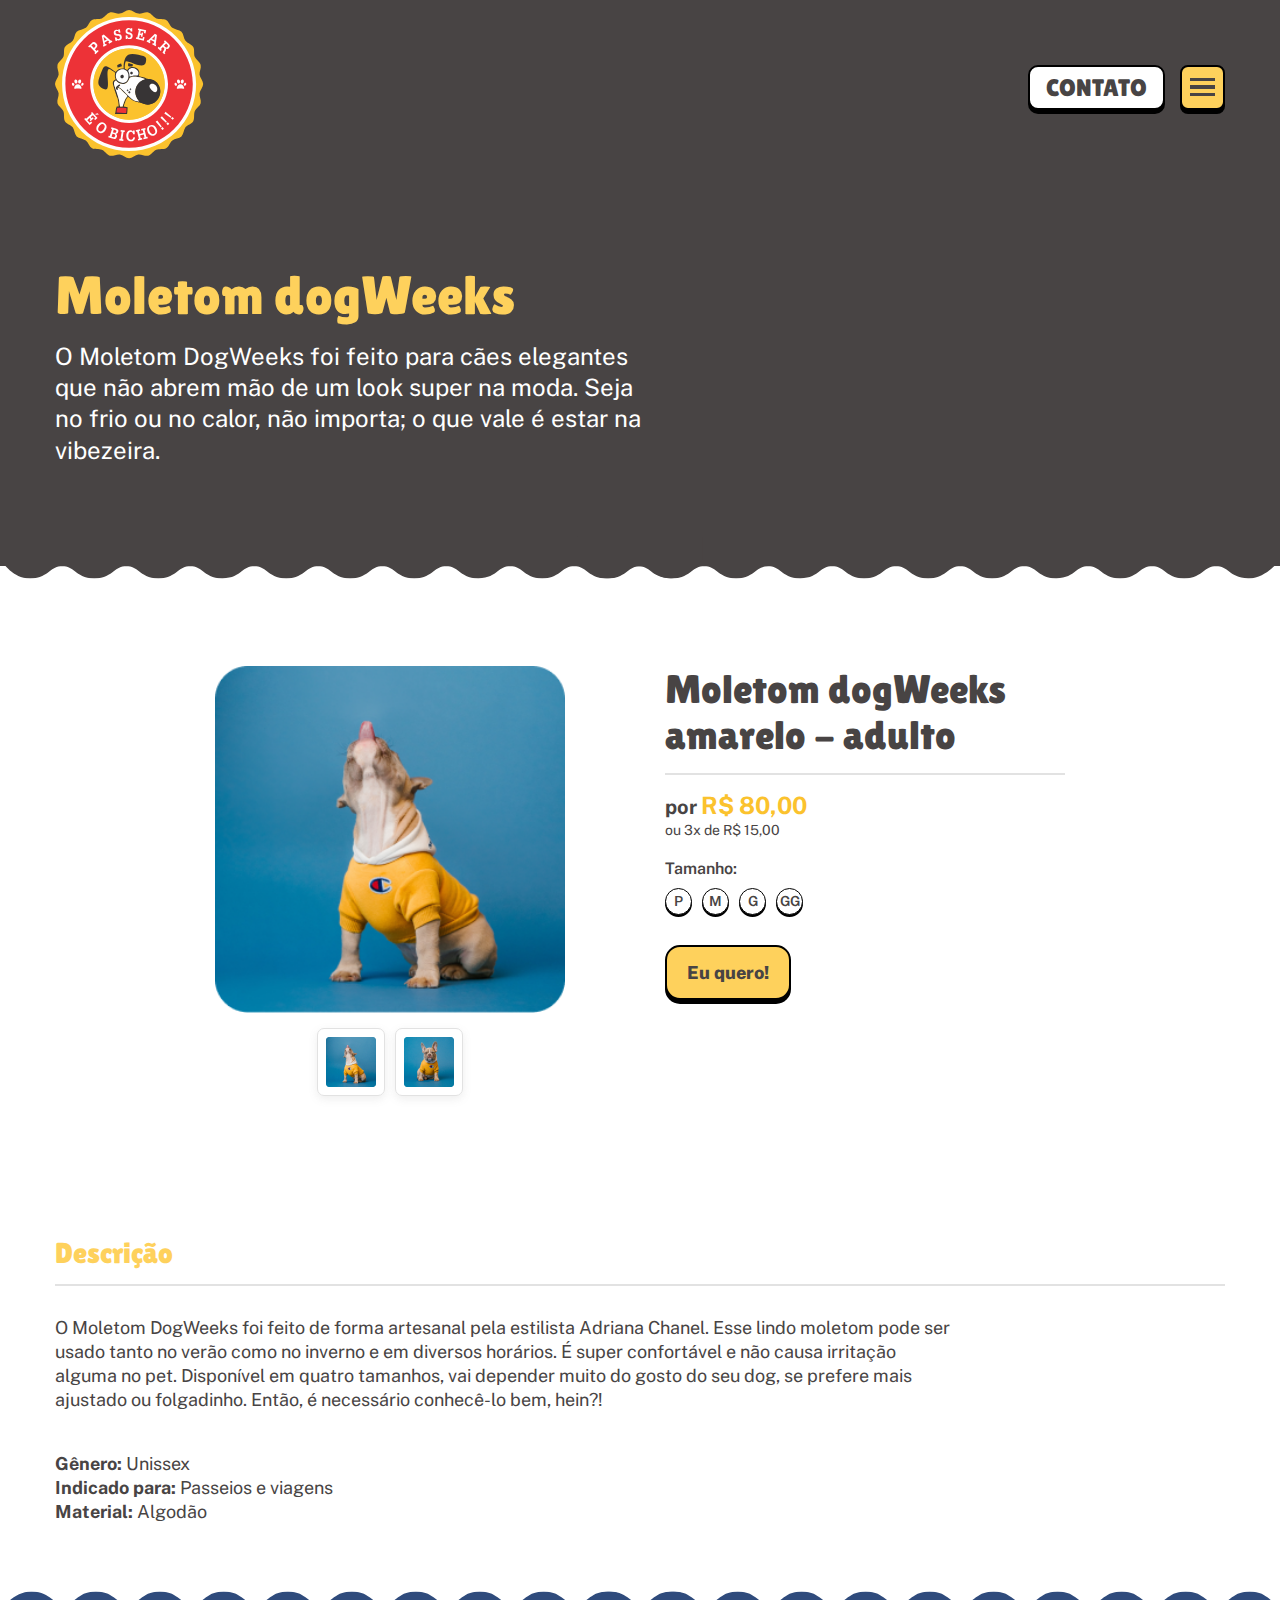
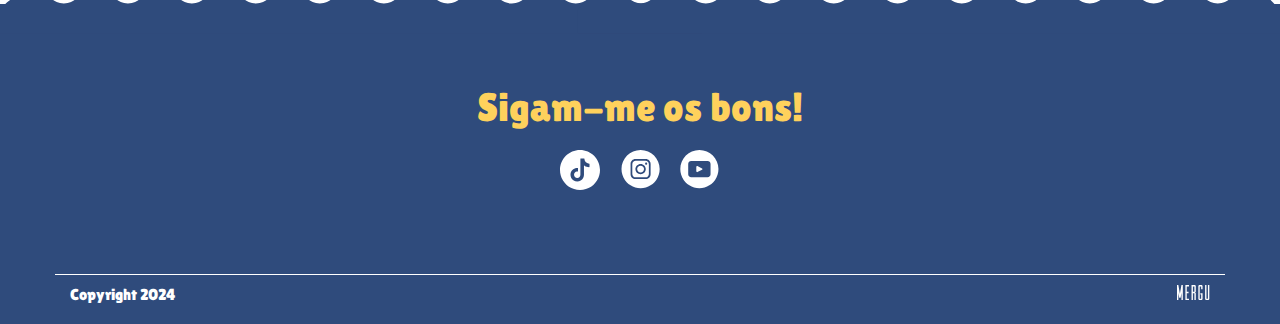
<file: moleton.html>
<!DOCTYPE html>
<html lang="pt-br">
<head>
    <!-- Geral -->
    <meta charset="UTF-8">
    <meta http-equiv="X-UA-Compatible" content="IE=edge">
    <meta name="viewport" content="width=device-width, initial-scale=1.0">
    <meta http-equiv="x-ua-compatible" content="ie=edge">
    <title>Passear é o bicho! - Moletom dogWeeks</title>
    <meta name="description" content="Passeios caninos em Recife">

    <!-- favicon -->
    <link rel="shortcut icon" href="favicon/favicon-16x16.png" type="image/x-icon">
    <link rel="shortcut icon" href="favicon/favicon.ico" type="image/x-icon">
    <link rel="shortcut icon" href="favicon/favicon-32x32.png" type="image/x-icon">
    <link rel="shortcut icon" href="favicon/android-chrome-192x192.png" type="image/x-icon">
    <link rel="shortcut icon" href="favicon/android-chrome-512x512.png" type="image/x-icon">
   
    <link rel="preload" href="./css/style.min.css" as="style">
    <link rel="stylesheet" href="./css/style.min.css">

    <!-- Fonts -->
    <link rel="preconnect" href="https://fonts.googleapis.com">
    <link rel="preconnect" href="https://fonts.gstatic.com" crossorigin>
    <link href="https://fonts.googleapis.com/css2?family=Lilita+One&family=Public+Sans:ital,wght@0,100;0,200;0,300;0,400;0,500;0,600;0,700;0,800;0,900;1,100;1,200;1,300;1,400;1,500;1,600;1,700;1,800;1,900&display=swap" rel="stylesheet">



 
<body>


    <header id="header-produtos" class="header-bg">
    
        <nav class="header-nav container" id="nav" aria-label="primaria">
        
            <a href="index.html" class="logo-passear-link">
                <svg width="130" height="130" viewBox="0 0 69 69" fill="none" xmlns="http://www.w3.org/2000/svg">
                    <path d="M68.1619 34.0763C68.1619 35.5563 66.6727 36.916 66.4877 38.3497C66.3027 39.8019 67.3756 41.5039 67.0056 42.9006C66.6264 44.3159 64.8412 45.2501 64.2862 46.5913C63.722 47.9418 64.3232 49.8657 63.5925 51.1237C62.8617 52.3817 60.9008 52.8257 60.0128 53.9819C59.1248 55.1381 59.2081 57.1453 58.1721 58.1813C57.1453 59.2081 55.1289 59.1248 53.9727 60.0128C52.8257 60.9008 52.3817 62.8617 51.1237 63.6017C49.8657 64.3232 47.9418 63.722 46.5913 64.2862C45.2501 64.8412 44.3159 66.6264 42.9006 67.0056C41.5039 67.3756 39.8019 66.3027 38.3497 66.4877C36.916 66.6727 35.5563 68.1619 34.0763 68.1619C32.5963 68.1619 31.2366 66.6727 29.8121 66.4877C28.3507 66.3027 26.6487 67.3756 25.252 67.0056C23.8368 66.6264 22.9025 64.8412 21.5613 64.2862C20.2108 63.722 18.2869 64.3232 17.0289 63.6017C15.7709 62.8617 15.3269 60.9008 14.18 60.0128C13.0237 59.1248 11.0073 59.2081 9.98055 58.1721C8.94457 57.1453 9.02782 55.1381 8.13984 53.9727C7.25185 52.8257 5.29089 52.3817 4.56016 51.1237C3.82942 49.8657 4.43066 47.9418 3.86642 46.5913C3.31143 45.2501 1.52622 44.3159 1.14698 42.9006C0.776984 41.5039 1.84996 39.8019 1.66497 38.3497C1.47997 36.916 0 35.5563 0 34.0763C0 32.5963 1.47997 31.2366 1.66497 29.8121C1.84996 28.3507 0.776984 26.6487 1.14698 25.252C1.52622 23.8368 3.31143 22.9025 3.86642 21.5613C4.43066 20.2108 3.82942 18.2869 4.56016 17.0289C5.29089 15.7709 7.25185 15.3269 8.13984 14.18C9.02782 13.0237 8.94457 11.0073 9.98055 9.98055C11.0073 8.94457 13.0237 9.02782 14.18 8.13984C15.3269 7.25185 15.7709 5.29089 17.0382 4.56016C18.2869 3.82942 20.2108 4.43066 21.5613 3.86642C22.9025 3.31143 23.8368 1.52622 25.252 1.14698C26.6487 0.776984 28.3507 1.84996 29.8121 1.66497C31.2366 1.47997 32.5963 0 34.0763 0C35.5563 0 36.916 1.47997 38.3497 1.66497C39.8019 1.84996 41.5039 0.776984 42.9006 1.14698C44.3159 1.52622 45.2501 3.31143 46.5913 3.86642C47.9418 4.43066 49.8657 3.82942 51.1237 4.56016C52.3817 5.29089 52.8257 7.25185 53.9819 8.13984C55.1381 9.02782 57.1453 8.94457 58.1721 9.98055C59.2081 11.0073 59.1248 13.0237 60.0128 14.18C60.9008 15.3269 62.8617 15.7709 63.6017 17.0382C64.3232 18.2869 63.722 20.2108 64.2862 21.5613C64.8412 22.9025 66.6264 23.8368 67.0056 25.252C67.3756 26.6487 66.3027 28.3507 66.4877 29.8121C66.6727 31.2366 68.1619 32.5963 68.1619 34.0763Z" fill="#FBC22D"/>
                    <path d="M34.0764 64.9151C17.0752 64.9151 3.24673 51.0774 3.24673 34.0763C3.24673 17.0751 17.0752 3.24664 34.0764 3.24664C51.0775 3.24664 64.9152 17.0751 64.9152 34.0763C64.9152 51.0774 51.0775 64.9151 34.0764 64.9151ZM34.0764 17.6949C25.0393 17.6949 17.6949 25.0392 17.6949 34.0763C17.6949 43.1133 25.0393 50.4669 34.0764 50.4669C43.1134 50.4669 50.467 43.1133 50.467 34.0763C50.467 25.0392 43.1134 17.6949 34.0764 17.6949Z" fill="#FEFEFE"/>
                    <path d="M34.0764 63.3889C17.917 63.3889 4.76375 50.2449 4.76375 34.0762C4.76375 17.9168 17.917 4.76355 34.0764 4.76355C50.2451 4.76355 63.3891 17.9168 63.3891 34.0762C63.3891 50.2449 50.2451 63.3889 34.0764 63.3889ZM34.0764 16.1686C24.2069 16.1686 16.1688 24.2067 16.1688 34.0762C16.1688 43.955 24.2069 51.9838 34.0764 51.9838C43.9552 51.9838 51.984 43.955 51.984 34.0762C51.984 24.2067 43.9552 16.1686 34.0764 16.1686Z" fill="#ED3237"/>
                    <path d="M34.0764 50.4577C43.1287 50.4577 50.4671 43.1235 50.4671 34.0763C50.4671 25.0291 43.1287 17.6949 34.0764 17.6949C25.0241 17.6949 17.6858 25.0291 17.6858 34.0763C17.6858 43.1235 25.0241 50.4577 34.0764 50.4577Z" fill="#FBC22D"/>
                    <path d="M56.1372 33.0217C56.2297 33.5397 56.6181 33.9097 56.9974 33.845C57.3766 33.771 57.6079 33.29 57.5061 32.772C57.4136 32.254 57.0344 31.884 56.6551 31.9488C56.2759 32.0228 56.0447 32.5038 56.1372 33.0217Z" fill="#FEFEFE"/>
                    <path d="M57.8577 32.7721C57.7652 33.2901 57.9964 33.7711 58.3757 33.8451C58.7549 33.9098 59.1434 33.5398 59.2359 33.0218C59.3284 32.5038 59.0972 32.0229 58.7179 31.9489C58.3387 31.8841 57.9594 32.2448 57.8577 32.7721Z" fill="#FEFEFE"/>
                    <path d="M59.3376 33.9838C59.1711 34.3445 59.2544 34.7423 59.5134 34.8533C59.7816 34.9735 60.1239 34.7793 60.2903 34.4185C60.4568 34.0485 60.3736 33.66 60.1146 33.5398C59.8464 33.4195 59.4949 33.6138 59.3376 33.9838Z" fill="#FEFEFE"/>
                    <path d="M56.0169 33.956C56.2019 34.3075 56.1371 34.7053 55.8874 34.8348C55.6284 34.9735 55.2676 34.7978 55.0826 34.4463C54.8976 34.0855 54.9531 33.6971 55.2121 33.5583C55.4711 33.4196 55.8319 33.6046 56.0169 33.956Z" fill="#FEFEFE"/>
                    <path d="M59.3932 35.7136C59.6892 36.5183 58.3942 36.1021 57.7189 36.1021C57.0992 36.1021 55.7672 36.5183 56.0447 35.7136C56.3685 34.7978 56.794 34.1596 57.7189 34.1596C58.6439 34.1596 59.0139 34.7423 59.3932 35.7136Z" fill="#FEFEFE"/>
                    <path d="M18.6014 20.3126L18.1112 19.7946L18.4997 19.4246L16.1225 16.9272L15.7247 17.2971L15.2437 16.7884L16.8439 15.2622C17.1584 14.9662 17.4822 14.7904 17.8244 14.7442C18.1574 14.6979 18.5367 14.8829 18.9437 15.3177C19.3506 15.7432 19.5356 16.1224 19.4986 16.4647C19.4709 16.8069 19.2859 17.1399 18.9437 17.4636L18.3702 18.0094L19.1379 18.8141L19.6281 18.3516L20.1184 18.8696L18.6014 20.3126ZM16.7607 16.3167L17.8892 17.5006L18.2314 17.1769C18.4442 16.9734 18.5737 16.7792 18.6107 16.5942C18.6569 16.3999 18.5644 16.1964 18.3424 15.9652C18.0834 15.6969 17.8707 15.5767 17.6949 15.6229C17.5099 15.6599 17.3064 15.7987 17.0752 16.0207L16.7607 16.3167ZM22.3568 16.9364L22.0053 16.3167L22.3106 16.1409L21.5059 11.812L22.4308 11.2848L25.77 14.1522L26.066 13.9857L26.4175 14.6054L24.8728 15.4934L24.5213 14.8737L24.9838 14.6054L24.3548 14.069L22.8656 14.9199L23.0228 15.7339L23.4761 15.4749L23.8368 16.0854L22.3568 16.9364ZM22.7083 14.1985L23.7998 13.5695L22.3291 12.2652L22.7083 14.1985ZM27.8605 14.2447L27.4997 12.6537L28.2305 12.478C28.323 12.8572 28.4525 13.107 28.6282 13.2365C28.804 13.3752 29.0445 13.403 29.3404 13.329C29.5069 13.292 29.6364 13.1995 29.7567 13.0515C29.8677 12.9127 29.9047 12.7462 29.8584 12.5612C29.7937 12.2467 29.6549 12.0525 29.4514 11.9878C29.2572 11.9138 28.952 11.8768 28.545 11.8583C28.138 11.8398 27.8142 11.7658 27.583 11.6363C27.3425 11.4975 27.176 11.22 27.0742 10.7853C26.9725 10.3413 27.0187 9.97129 27.213 9.66605C27.4072 9.37006 27.694 9.17581 28.064 9.09256C28.4987 8.99081 28.8595 9.08331 29.1462 9.36081L29.1554 9.35156L29.0722 8.97231L29.7844 8.80582L30.1267 10.295L29.3867 10.4615C29.2942 10.1378 29.1739 9.92504 29.0167 9.8048C28.8595 9.68455 28.6467 9.6568 28.3785 9.7123C27.953 9.81405 27.7865 10.0638 27.879 10.4708C27.9345 10.7113 28.0455 10.85 28.212 10.887C28.3692 10.9333 28.6745 10.9703 29.1184 11.0073C29.5624 11.0443 29.9047 11.1368 30.1544 11.3033C30.4042 11.4605 30.5799 11.7565 30.6817 12.2005C30.7464 12.4872 30.7464 12.7555 30.6817 12.996C30.6169 13.2365 30.4967 13.44 30.3209 13.6065C30.1452 13.7637 29.9417 13.8655 29.7012 13.9302C29.4422 13.9857 29.2109 14.0042 29.026 13.9765C28.841 13.958 28.656 13.8562 28.4895 13.6897L28.4802 13.699L28.5727 14.0875L27.8605 14.2447ZM32.5501 13.3105L32.5039 11.6733L33.2624 11.6548C33.2716 12.034 33.3549 12.3115 33.4936 12.478C33.6416 12.6445 33.8729 12.7185 34.1781 12.7092C34.3446 12.7092 34.4926 12.6445 34.6406 12.5242C34.7793 12.404 34.8533 12.2467 34.8441 12.0618C34.8348 11.738 34.7423 11.516 34.5573 11.4143C34.3816 11.3125 34.0948 11.2015 33.6971 11.109C33.2994 11.0165 32.9941 10.8778 32.7906 10.6928C32.5871 10.517 32.4761 10.2025 32.4669 9.75855C32.4576 9.30531 32.5779 8.95381 32.8276 8.69482C33.0774 8.44507 33.3919 8.31558 33.7804 8.29708C34.2243 8.28783 34.5573 8.44507 34.7793 8.77807H34.7978L34.7886 8.38958L35.5193 8.37108L35.5563 9.89729L34.7978 9.91579C34.7793 9.57355 34.6961 9.33306 34.5666 9.18506C34.4371 9.03706 34.2428 8.97231 33.9654 8.97231C33.5306 8.99081 33.3086 9.20356 33.3271 9.6198C33.3271 9.8603 33.4104 10.0175 33.5584 10.0915C33.7064 10.1655 33.9931 10.2673 34.4186 10.3875C34.8533 10.517 35.1678 10.6743 35.3806 10.887C35.5933 11.0905 35.7043 11.4143 35.7228 11.8768C35.7228 12.1635 35.6766 12.4225 35.5563 12.6537C35.4453 12.8757 35.2881 13.0515 35.0846 13.1717C34.8811 13.292 34.6591 13.3567 34.4093 13.366C34.1411 13.3752 33.9191 13.3475 33.7434 13.2827C33.5584 13.218 33.4011 13.0885 33.2716 12.8942H33.2624L33.2716 13.292L32.5501 13.3105ZM37.1843 13.255L37.3415 12.552L37.8318 12.6722L38.6088 9.30531L38.1185 9.19431L38.2758 8.50982L41.9387 9.35156L41.6057 10.7668L40.8935 10.6003L41.06 9.86955L39.469 9.49955L39.1637 10.8038L39.7835 10.9518L39.9315 10.295L40.5882 10.443L40.1442 12.3762L39.4875 12.2282L39.6355 11.5993L39.0158 11.4605L38.692 12.8665L40.283 13.2365L40.4865 12.3762L41.1987 12.5427L40.838 14.0967L37.1843 13.255ZM42.1237 14.4852L42.4474 13.847L42.7619 14.0135L45.9531 10.9795L46.9058 11.4698L46.3139 15.8264L46.6191 15.9837L46.2954 16.6219L44.7044 15.8079L45.0374 15.1697L45.5091 15.4194L45.6201 14.5962L44.0846 13.8192L43.4927 14.3835L43.9644 14.6239L43.6407 15.2622L42.1237 14.4852ZM44.6119 13.2827L45.7311 13.8562L46.0271 11.9138L44.6119 13.2827ZM47.2111 17.4636L47.7106 16.9457L48.0991 17.3156L50.4855 14.8182L50.0878 14.4482L50.5688 13.9395L52.28 15.5674C52.6037 15.8819 52.798 16.1779 52.8535 16.4832C52.909 16.7792 52.7425 17.1306 52.354 17.5376C52.1227 17.7781 51.8822 17.9076 51.614 17.9261C51.355 17.9539 51.1145 17.8799 50.8925 17.7041L50.874 17.7134C51.0405 17.8984 51.1053 18.0926 51.0683 18.2961C51.0313 18.5089 50.9295 18.7586 50.763 19.0546L50.467 19.5818L50.7723 19.8593L50.2728 20.3773L49.4495 19.5818L50.134 18.3609C50.245 18.1759 50.3098 18.0094 50.3098 17.8614C50.319 17.7134 50.2543 17.5746 50.1155 17.4359L49.6345 16.9827L48.7373 17.9261L49.1165 18.2869L48.6263 18.8049L47.2111 17.4636ZM51.1145 15.4287L50.1248 16.4647L50.615 16.9364C51.0128 17.3156 51.3828 17.3249 51.725 16.9734C52.0487 16.6312 52.0395 16.3074 51.6972 15.9837L51.1145 15.4287Z" fill="#FEFEFE"/>
                    <path d="M8.92614 33.0217C9.01864 33.5397 9.40713 33.9097 9.78638 33.845C10.1656 33.771 10.3969 33.29 10.3044 32.772C10.2026 32.254 9.82337 31.884 9.44413 31.9488C9.06489 32.0228 8.83364 32.5038 8.92614 33.0217Z" fill="#FEFEFE"/>
                    <path d="M10.656 32.7721C10.5542 33.2901 10.7854 33.7711 11.1647 33.8451C11.5439 33.9098 11.9324 33.5398 12.0249 33.0218C12.1267 32.5038 11.8954 32.0229 11.5162 31.9489C11.1369 31.8841 10.7484 32.2448 10.656 32.7721Z" fill="#FEFEFE"/>
                    <path d="M12.1266 33.9838C11.9601 34.3445 12.0433 34.7423 12.3116 34.8533C12.5706 34.9735 12.9221 34.7793 13.0793 34.4185C13.2458 34.0485 13.1626 33.66 12.9036 33.5398C12.6353 33.4195 12.2931 33.6138 12.1266 33.9838Z" fill="#FEFEFE"/>
                    <path d="M8.80595 33.956C8.99095 34.3075 8.93545 34.7053 8.67645 34.8348C8.41746 34.9735 8.05672 34.7978 7.87172 34.4463C7.68672 34.0855 7.74222 33.6971 8.00122 33.5583C8.26021 33.4196 8.62095 33.6046 8.80595 33.956Z" fill="#FEFEFE"/>
                    <path d="M12.1821 35.7136C12.4874 36.5183 11.1832 36.1021 10.5079 36.1021C9.88818 36.1021 8.5562 36.5183 8.84295 35.7136C9.15744 34.7978 9.58293 34.1596 10.5079 34.1596C11.4329 34.1596 11.8121 34.7423 12.1821 35.7136Z" fill="#FEFEFE"/>
                    <path fill-rule="evenodd" clip-rule="evenodd" d="M28.7115 40.5327C28.6745 40.1535 28.8318 39.321 28.952 39.2655C28.7208 38.1277 27.9068 36.4998 27.5646 35.473C27.0928 34.0301 26.7506 33.0496 28.0826 32.4021C28.5543 33.2901 30.1638 34.2798 31.8195 34.0116C33.2162 33.7896 33.7527 32.7629 34.1689 31.6436C34.8349 29.8492 40.2831 31.1164 41.4578 31.8564C41.0785 32.1616 38.2851 32.8461 37.2399 35.8985C36.3981 38.3405 37.4341 39.6725 37.9244 40.8657C38.1094 41.3282 38.5071 41.7814 38.7106 42.0959C35.9264 40.6067 34.7794 40.1072 32.652 38.2572C32.1895 37.2953 29.5163 35.0753 28.545 35.3158C28.6838 35.5933 29.359 35.9448 29.655 36.1483C30.2378 36.5275 30.469 36.768 30.9315 37.212C33.8914 40.1257 33.5862 39.0527 32.4855 40.7177C31.9767 41.4762 31.3015 43.5019 31.098 44.4176L29.914 44.3899C29.7383 43.5481 29.6828 42.5399 29.5163 41.7259C29.3498 40.9027 29.1093 40.0147 28.952 39.247C28.7763 39.469 28.6838 40.246 28.7115 40.5327C28.9335 40.9582 29.4053 43.8071 29.2943 44.3436L28.4063 44.3899C27.7311 45.6663 28.0271 47.0538 27.5461 47.8215H33.17C33.1607 47.7383 33.17 47.6366 33.1977 47.5256C33.2994 47.1093 33.4012 45.2501 33.4012 44.7321L31.6437 44.3991C31.727 43.6036 32.1247 42.8266 32.356 42.0774C32.6982 40.9767 33.1422 40.6252 33.5769 39.9315C34.4742 40.4772 35.0292 41.4577 36.6941 41.9849C38.4053 42.5769 38.1464 42.5029 39.7188 42.7896C40.4773 42.9284 42.4105 44.1771 44.9635 42.8729C47.1002 41.7907 49.0426 38.9602 48.3304 36.102C47.1927 31.5326 43.169 31.8749 42.4568 31.6344C41.8463 31.4401 41.3838 31.1349 40.6068 30.9406C39.8946 30.7649 39.1361 30.6354 38.5533 30.3486C39.0621 28.7022 38.9048 27.4442 37.1936 26.584C36.4814 26.2325 35.6304 26.0752 34.7979 26.325C33.6694 26.658 33.8359 27.0187 33.1977 27.6015L32.1155 27.0742C31.986 25.9827 32.1802 24.401 32.5872 23.587C33.4752 23.6888 35.0107 24.142 35.8154 24.4565C36.8791 24.882 39.8113 25.918 40.875 25.2705C41.2265 25.0485 41.6335 24.6045 41.7723 24.031C42.1608 22.4586 41.9943 21.6723 40.6623 21.1913C39.0713 20.6178 35.2974 19.7299 33.7342 20.5716C32.8277 21.0526 32.2912 21.9406 31.9767 23.069C31.5975 24.438 31.505 25.4185 31.5882 26.8892C29.7753 26.7597 29.0908 27.139 28.1011 28.2489C28.0918 28.2674 28.0641 28.2952 28.0548 28.3137C28.0363 28.3322 28.0086 28.3507 27.9993 28.3692L27.8791 28.4894C27.1298 28.0362 25.8163 26.9725 24.8451 26.4822C23.0969 25.585 22.6159 25.7052 21.8112 27.3887C21.2377 28.5727 20.8492 29.7659 20.396 31.0886C19.6097 33.4196 19.6652 34.9366 21.8944 36.1298C22.3662 36.3888 23.3466 36.7773 23.8739 36.3703C25.1966 35.3435 23.4576 28.7299 24.5121 27.4257C24.9931 26.8245 25.6869 27.5645 26.1401 27.842C26.7413 28.1934 27.2131 28.4617 27.6941 28.8779C27.4813 30.3671 27.4721 30.5059 27.8791 31.8564C27.2871 32.4946 26.2511 32.4854 26.7506 34.4648C27.0743 35.769 28.1936 39.2747 28.7115 40.5327Z" fill="#373435"/>
                    <path fill-rule="evenodd" clip-rule="evenodd" d="M29.8955 47.8216C29.6828 47.8123 29.47 47.8031 29.2573 47.7938C29.0168 47.7846 28.8225 47.7938 28.656 47.8216H29.8955Z" fill="#B38048"/>
                    <path fill-rule="evenodd" clip-rule="evenodd" d="M29.5162 41.7259C29.6827 42.5399 29.7382 43.5481 29.914 44.3899L31.0979 44.4176C31.3014 43.5019 31.9767 41.4762 32.4854 40.7177C33.5861 39.0527 33.8914 40.1257 30.9315 37.212C30.469 36.768 30.2377 36.5275 29.655 36.1483C29.359 35.9448 28.619 35.5655 28.4803 35.2788C29.7382 35.029 32.7074 38.322 33.7249 39.4135C35.3621 41.0784 36.2038 41.7722 38.7105 42.0959C38.507 41.7814 38.1093 41.3282 37.9243 40.8657C37.4341 39.6725 36.3981 38.3405 37.2398 35.8985C38.2851 32.8461 41.0785 32.1616 41.4577 31.8564C40.246 31.0979 34.8349 29.8584 34.1689 31.6436C33.7526 32.7628 33.2162 33.7896 31.8194 34.0116C30.1637 34.2798 28.5542 33.2901 28.0825 32.4021C26.7505 33.0496 27.0928 34.0301 27.5645 35.473C27.916 36.5368 28.434 38.0722 28.8595 39.4135C28.8687 39.432 28.8687 39.4505 28.878 39.469C29.174 40.4032 29.4145 41.2264 29.5162 41.7259Z" fill="#FEFEFE"/>
                    <path fill-rule="evenodd" clip-rule="evenodd" d="M30.1822 27.4257C27.398 28.2212 27.435 31.7547 29.2757 32.9109C31.4587 34.2799 34.1596 33.4381 33.7526 29.7197C33.5769 28.1102 32.0507 26.8985 30.1822 27.4257Z" fill="#FEFEFE"/>
                    <path fill-rule="evenodd" clip-rule="evenodd" d="M34.2984 30.6446C34.8441 30.4689 35.2789 30.3024 35.9079 30.2099C36.4258 30.1266 37.7023 30.2561 38.0261 30.0712C38.3221 29.9047 39.0158 28.5079 37.3046 27.2222C36.3056 26.473 34.7239 26.5285 34.0486 27.3887C33.5122 28.0639 33.6787 27.9437 33.9931 28.7299C34.2429 29.3774 34.2059 29.9324 34.2984 30.6446Z" fill="#FEFEFE"/>
                    <path fill-rule="evenodd" clip-rule="evenodd" d="M28.2675 47.1833C29.7382 47.2388 31.2367 47.5255 32.7444 47.3683C32.8924 46.7301 32.9571 45.7681 32.8369 45.1021C32.0877 44.9448 29.4145 44.8524 28.6467 44.9726C28.508 45.7033 28.2582 46.3971 28.2675 47.1833Z" fill="#ED3237"/>
                    <path fill-rule="evenodd" clip-rule="evenodd" d="M43.6499 33.2068C41.6057 33.9376 43.9274 36.9808 45.8699 36.324C47.8216 35.6488 45.5924 32.5131 43.6499 33.2068Z" fill="#FEFEFE"/>
                    <path fill-rule="evenodd" clip-rule="evenodd" d="M35.5379 25.9827C35.7507 25.6497 35.7877 25.5295 35.8524 25.0392C35.4547 24.734 34.2244 24.438 33.6694 24.438C33.6787 24.993 33.4474 25.6867 33.8544 25.881C34.1319 26.0105 35.2419 26.0475 35.5379 25.9827Z" fill="#373435"/>
                    <path fill-rule="evenodd" clip-rule="evenodd" d="M28.6006 25.4648L28.7578 26.399C29.6735 26.3898 30.0898 26.0105 30.8113 25.8255L30.432 24.6046C29.7568 24.6508 29.0075 25.1133 28.6006 25.4648Z" fill="#373435"/>
                    <path fill-rule="evenodd" clip-rule="evenodd" d="M30.6354 29.8862C29.5532 30.2932 30.2377 31.7824 31.2089 31.3661C32.1062 30.9869 31.5882 29.5439 30.6354 29.8862Z" fill="#373435"/>
                    <path d="M42.6602 43.5481C45.8326 43.5481 48.4043 40.9018 48.4043 37.6375C48.4043 34.3731 45.8326 31.7269 42.6602 31.7269C39.4878 31.7269 36.9161 34.3731 36.9161 37.6375C36.9161 40.9018 39.4878 43.5481 42.6602 43.5481Z" fill="#373435"/>
                    <path fill-rule="evenodd" clip-rule="evenodd" d="M46.4064 34.6775C47.7846 36.0465 46.9336 39.3395 44.5102 36.9253C41.9572 34.3908 44.7322 33.0126 46.4064 34.6775Z" fill="#FEFEFE"/>
                    <path d="M34.6777 36.6756C34.8003 36.6756 34.8997 36.568 34.8997 36.4351C34.8997 36.3023 34.8003 36.1946 34.6777 36.1946C34.5551 36.1946 34.4557 36.3023 34.4557 36.4351C34.4557 36.568 34.5551 36.6756 34.6777 36.6756Z" fill="#373435" stroke="#373435" stroke-width="0.318049"/>
                    <path d="M33.4197 37.2029C33.5423 37.2029 33.6417 37.0952 33.6417 36.9624C33.6417 36.8296 33.5423 36.7219 33.4197 36.7219C33.2971 36.7219 33.1977 36.8296 33.1977 36.9624C33.1977 37.0952 33.2971 37.2029 33.4197 37.2029Z" fill="#373435" stroke="#373435" stroke-width="0.318049"/>
                    <path d="M34.1967 38.2111C34.3755 38.2111 34.5205 38.0496 34.5205 37.8504C34.5205 37.6511 34.3755 37.4896 34.1967 37.4896C34.0179 37.4896 33.873 37.6511 33.873 37.8504C33.873 38.0496 34.0179 38.2111 34.1967 38.2111Z" fill="#373435" stroke="#373435" stroke-width="0.318049"/>
                    <path d="M29.5994 34.6221C29.5809 34.6591 27.6755 35.8615 28.6097 36.3703" stroke="#373435" stroke-width="0.727219" stroke-linecap="round" stroke-linejoin="round"/>
                    <path d="M35.1956 29.6179C35.5327 29.6179 35.8061 29.3446 35.8061 29.0075C35.8061 28.6703 35.5327 28.397 35.1956 28.397C34.8584 28.397 34.5851 28.6703 34.5851 29.0075C34.5851 29.3446 34.8584 29.6179 35.1956 29.6179Z" fill="#373435"/>
                    <path d="M13.4215 50.134L13.958 49.6622L14.291 50.0322L16.8625 47.729L16.5295 47.359L17.0475 46.8873L19.5542 49.6807L18.4719 50.652L17.9817 50.1062L18.5367 49.6067L17.4452 48.3857L16.4555 49.2737L16.8717 49.7455L17.3712 49.3015L17.8152 49.801L16.3445 51.1237L15.9005 50.6242L16.3815 50.1987L15.956 49.727L14.8737 50.689L15.9652 51.9099L16.622 51.3179L17.1122 51.8637L15.9282 52.9274L13.4215 50.134ZM20.1924 48.0898L18.8142 48.1823L18.4627 47.7845L19.6096 47.4423L20.1924 48.0898ZM19.9334 56.2758C19.5634 56.0168 19.2952 55.7116 19.1472 55.3509C18.9992 54.9809 18.9622 54.5924 19.0362 54.1854C19.1102 53.7691 19.2859 53.3621 19.5634 52.9552C19.8316 52.5574 20.1554 52.2429 20.5161 52.0117C20.8676 51.7897 21.2469 51.6787 21.6446 51.6879C22.0423 51.6972 22.4216 51.8267 22.8008 52.0857C23.1708 52.3354 23.4298 52.6499 23.5778 53.0107C23.7351 53.3806 23.7628 53.7691 23.6888 54.1761C23.6148 54.5924 23.4298 54.9994 23.1523 55.4156C22.8748 55.8134 22.5603 56.1278 22.2088 56.3498C21.8481 56.5718 21.4781 56.6828 21.0896 56.6736C20.7011 56.6643 20.3126 56.5348 19.9334 56.2758ZM20.3404 55.6839C20.6919 55.9243 21.0434 55.9706 21.3949 55.8041C21.7556 55.6469 22.0886 55.3416 22.3938 54.8884C22.7083 54.4259 22.8748 54.0004 22.8933 53.6119C22.9118 53.2234 22.7453 52.9089 22.3938 52.6684C22.0516 52.4372 21.7001 52.3909 21.3394 52.5574C20.9786 52.7147 20.6456 53.0199 20.3311 53.4824C20.0259 53.9356 19.8594 54.3519 19.8409 54.7496C19.8224 55.1381 19.9889 55.4526 20.3404 55.6839ZM26.4638 56.9048L26.0198 58.2831L26.5748 58.4588C26.8615 58.5513 27.0927 58.5698 27.2685 58.5235C27.435 58.468 27.5645 58.3016 27.657 58.0148C27.7587 57.7188 27.7402 57.5153 27.6292 57.3951C27.509 57.2748 27.3055 57.1731 27.028 57.0806L26.4638 56.9048ZM27.0742 54.9901L26.6673 56.2666L27.1297 56.4146C27.3887 56.4978 27.6015 56.5163 27.7772 56.4701C27.9622 56.4238 28.0917 56.2758 28.175 56.0168C28.2582 55.7579 28.2397 55.5729 28.1195 55.4526C27.9992 55.3324 27.8142 55.2306 27.5737 55.1566L27.0742 54.9901ZM24.4843 58.5328L24.7063 57.8576L25.1873 58.0056L26.2418 54.7219L25.7608 54.5739L25.9735 53.8986L27.8512 54.5091C28.3507 54.6664 28.7115 54.8514 28.9427 55.0734C29.174 55.2954 29.2202 55.6469 29.0537 56.1463C28.8595 56.7661 28.471 57.0251 27.9067 56.9326L27.8975 56.9511C28.1565 57.0436 28.3415 57.2193 28.4525 57.4783C28.5727 57.7466 28.582 58.0241 28.4895 58.32C28.2952 58.9028 28.027 59.2265 27.657 59.2913C27.2962 59.3468 26.8523 59.2913 26.3343 59.1248L24.4843 58.5328ZM29.5162 59.985L29.6272 59.282L30.1359 59.3653L30.6632 55.9521L30.1544 55.8688L30.2562 55.1751L32.1431 55.4711L32.0414 56.1648L31.5327 56.0816L31.0054 59.4948L31.5142 59.578L31.4032 60.281L29.5162 59.985ZM36.6293 55.3879L36.7126 57.1731L35.9171 57.2101C35.8986 56.8493 35.7876 56.5626 35.5933 56.3591C35.3898 56.1463 35.1308 56.0538 34.8163 56.0631C34.3908 56.0908 34.1041 56.2851 33.9376 56.6643C33.7711 57.0528 33.6971 57.5153 33.7249 58.0703C33.7434 58.5698 33.8729 58.9675 34.0949 59.2728C34.3261 59.5873 34.6406 59.7353 35.0568 59.7168C35.3158 59.6983 35.5378 59.5965 35.6951 59.3838C35.8616 59.1803 35.9448 58.9213 35.9448 58.616L36.7866 58.579C36.8051 58.9953 36.7218 59.3375 36.5553 59.615C36.3888 59.8833 36.1761 60.0868 35.8986 60.2163C35.6303 60.3458 35.3528 60.4105 35.0476 60.429C34.3539 60.4568 33.8081 60.2533 33.4196 59.8093C33.0311 59.3653 32.8184 58.7733 32.7906 58.0333C32.7629 57.5338 32.8184 57.0898 32.9479 56.6921C33.0774 56.2943 33.2809 55.9706 33.5676 55.7394C33.8544 55.5081 34.2151 55.3879 34.6313 55.3601C35.1678 55.3416 35.5748 55.5451 35.8616 55.9798V55.9891L35.8338 55.4249L36.6293 55.3879ZM38.285 60.0683L38.1185 59.3745L38.5995 59.2543L37.7578 55.9058L37.2768 56.0261L37.101 55.3509L39.025 54.8699L39.2008 55.5451L38.618 55.6931L38.9418 56.9881L40.6715 56.5626L40.3477 55.2584L39.7465 55.4156L39.58 54.7311L41.5225 54.2409L41.6982 54.9254L41.1987 55.0456L42.0312 58.394L42.5307 58.2738L42.7064 58.9675L40.764 59.4485L40.5882 58.764L41.1802 58.6068L40.838 57.2378L39.1083 57.6726L39.4505 59.0415L40.0332 58.8935L40.209 59.5873L38.285 60.0683ZM45.8976 57.5893C45.4999 57.8021 45.1021 57.8946 44.7136 57.8668C44.3159 57.8391 43.9552 57.6911 43.6222 57.4413C43.2892 57.1823 43.0024 56.8401 42.7712 56.4146C42.5307 55.9798 42.4012 55.5544 42.3642 55.1381C42.3272 54.7126 42.4012 54.3334 42.5862 53.9819C42.7712 53.6304 43.0672 53.3437 43.4649 53.1309C43.8627 52.9089 44.2512 52.8257 44.6489 52.8534C45.0374 52.8904 45.4074 53.0384 45.7404 53.2882C46.0641 53.5471 46.3509 53.8894 46.5914 54.3241C46.8226 54.7589 46.9613 55.1844 46.9983 55.6006C47.0261 56.0168 46.9521 56.3961 46.7763 56.7383C46.5914 57.0806 46.2954 57.3673 45.8976 57.5893ZM45.5554 56.9603C45.9254 56.7568 46.1289 56.4608 46.1474 56.0723C46.1659 55.6839 46.0456 55.2491 45.7774 54.7681C45.5091 54.2779 45.2131 53.9356 44.8709 53.7414C44.5379 53.5471 44.1772 53.5471 43.8072 53.7506C43.4372 53.9541 43.2429 54.2501 43.2152 54.6479C43.1967 55.0364 43.3262 55.4711 43.5944 55.9613C43.8534 56.4423 44.1494 56.7753 44.4916 56.9696C44.8339 57.1638 45.1854 57.1638 45.5554 56.9603ZM47.0446 50.837L49.0981 53.6396L48.6448 54.0096L46.3139 51.4382L47.0446 50.837ZM49.394 55.2029L48.7651 54.4259L49.4773 53.8431L50.1155 54.6201L49.394 55.2029ZM49.1721 48.8575L51.4753 51.4567L51.059 51.8637L48.4968 49.5235L49.1721 48.8575ZM51.9192 52.9829L51.2163 52.2707L51.873 51.6232L52.576 52.3354L51.9192 52.9829ZM50.8555 46.8503L53.5102 49.0795L53.1587 49.542L50.282 47.6088L50.8555 46.8503ZM54.1762 50.5317L53.3715 49.9305L53.9265 49.1905L54.7312 49.7917L54.1762 50.5317Z" fill="#FEFEFE"/>
                    </svg>
            </a>
        
        
            <div class="nav-btn">
        
                <a href="#" class="btn-contato link-btn-contato">contato</a>
        
        
            <button aria-label="Abrir Menu" data-menu="btn-mobile" aria-haspopup="true" aria-controls="menu" aria-expanded="false">
                    
                <div id="hamburguer">
                    <div class="hamburguer-span"></div>
                    <div class="hamburguer-span"></div>
                    <div class="hamburguer-span"></div>
                </div> 
                
            </button>
            </div>
        
        
            <ul class="font-menu-links" data-menu="list" id="menu">

                <li><a href="index.html" class="cor-line">Home</a></li>
                <li><a href="quem-somos.html" class="cor-line">Sobre nós</a></li>
                <li><a href="passeios.html" class="cor-line">Passeios</a></li>
                <li><a href="locais.html" class="cor-line">Locais</a></li>
                <li><a href="#" class="cor-id-1 a-contato-mobile">Contato</a></li>


            </ul>
                
            
            </nav>
   

    </header>

    <div data-header-fixo='header-fixo-bg-js' class="header-fixo-bg">
       
        <div class="header-fixo container">
            
        <div>
            <buttom aria-label="Abrir Menu" data-menu="btn-mobile-fixo" aria-haspopup="true" aria-controls="menu" aria-expanded="false">
                    
                <div id="hamburguer">
                    <div class="hamburguer-span"></div>
                    <div class="hamburguer-span"></div>
                    <div class="hamburguer-span"></div>
                </div> 
                
            </buttom>
        </div>
        
        
        <ul class="font-menu-links" data-menu="list-fixo" id="menu-fixo">
        
            <li><a href="index.html" class="cor-line">Home</a></li>
            <li><a href="quem-somos.html" class="cor-line">Sobre nós</a></li>
            <li><a href="passeios.html" class="cor-line">Passeios</a></li>
            <li><a href="locais.html" class="cor-line">Locais</a></li>
            <li><a href="#" class="cor-id-1">Contato</a></li>
            


        </ul>
                
        </div>
   
    </div>
    

<main>

    <div class="introducao-produtos-bg">

       
     <div class="introducao-produtos container">
              
        <h1 class="fontfont-titulo-ggl cor-id-1">Moletom dogWeeks

        </h1>

  <p class="font-texto-m3-1-400 cor-0">O Moletom DogWeeks foi feito para cães elegantes que não abrem mão de um look super na moda. Seja no frio ou no calor, não importa; o que vale é estar na vibezeira.


  </p>  


         
        </div>
   
        <div class="decorador-box-bottom">
            <svg width="917" height="30" viewBox="0 0 917 30" fill="none" xmlns="http://www.w3.org/2000/svg">
                <path d="M414 1.64527e-07V16.9038C414 16.9038 420.56 23.9339 421.848 24.9267C424.762 27.182 428.401 29.9876 435.693 29.9876C442.978 29.9876 446.617 27.182 449.531 24.9267C450.819 23.9339 452.035 22.9951 453.462 22.3477C454.948 21.6679 456.574 21.3549 458.587 21.3549C460.601 21.3549 462.226 21.6679 463.712 22.3477C465.132 22.9951 466.355 23.9339 467.636 24.9267C470.558 27.182 474.189 29.9876 481.481 29.9876C481.532 29.9876 481.569 29.9876 481.613 29.9876C488.905 29.9876 492.544 27.182 495.458 24.9267C496.746 23.9339 497.961 22.9951 499.389 22.3477C500.868 21.6679 502.501 21.3549 504.514 21.3549C506.527 21.3549 508.153 21.6679 509.639 22.3477C511.059 22.9951 512.282 23.9339 513.563 24.9267C516.485 27.182 520.116 29.9876 527.408 29.9876C534.7 29.9876 538.339 27.182 541.253 24.9267C542.541 23.9339 543.757 22.9951 545.184 22.3477C546.663 21.6679 548.296 21.3549 550.309 21.3549C552.323 21.3549 553.948 21.6679 555.434 22.3477C556.855 22.9951 558.07 23.9339 559.358 24.9267C562.28 27.182 565.911 29.9876 573.203 29.9876C573.232 29.9876 573.254 29.9876 573.284 29.9876C573.306 29.9876 573.328 29.9876 573.357 29.9822C573.379 29.9822 573.394 29.9822 573.415 29.9822C580.612 29.9498 584.222 27.1658 587.128 24.9267C588.417 23.9339 589.632 22.9951 591.053 22.3477C592.539 21.6679 594.164 21.3549 596.178 21.3549C598.191 21.3549 599.824 21.6679 601.303 22.3477C602.73 22.9951 603.946 23.9339 605.234 24.9267C608.148 27.182 611.787 29.9876 619.079 29.9876C626.371 29.9876 630.002 27.182 632.916 24.9267C634.205 23.9339 635.427 22.9951 636.848 22.3477C638.334 21.6679 639.959 21.3549 641.973 21.3549C643.986 21.3549 645.611 21.6679 647.098 22.3477C648.518 22.9951 649.741 23.9339 651.029 24.9267C653.943 27.182 657.582 29.9876 664.867 29.9876C664.918 29.9876 664.962 29.9876 665.006 29.9876C672.298 29.9876 675.929 27.182 678.843 24.9267C680.132 23.9339 681.354 22.9951 682.775 22.3477C684.261 21.6679 685.886 21.3549 687.9 21.3549C689.913 21.3549 691.538 21.6679 693.025 22.3477C694.445 22.9951 695.668 23.9339 696.956 24.9267C699.87 27.182 703.502 29.9876 710.794 29.9876C718.086 29.9876 721.724 27.182 724.638 24.9267C725.927 23.9339 727.142 22.9951 728.57 22.3477C730.049 21.6679 731.682 21.3549 733.695 21.3549C735.708 21.3549 737.334 21.6679 738.82 22.3477C740.24 22.9951 741.463 23.9339 742.744 24.9267C745.665 27.182 749.297 29.9876 756.589 29.9876C756.611 29.9876 756.625 29.9876 756.647 29.9876C756.662 29.9876 756.677 29.9876 756.699 29.9876C756.728 29.9822 756.765 29.9822 756.801 29.9822C763.983 29.9444 767.593 27.1658 770.492 24.9267C771.781 23.9339 772.996 22.9951 774.416 22.3477C775.903 21.6679 777.528 21.3549 779.541 21.3549C781.555 21.3549 783.187 21.6679 784.666 22.3477C786.094 22.9951 787.309 23.9339 788.598 24.9267C791.512 27.182 795.15 29.9876 802.443 29.9876C809.735 29.9876 813.366 27.182 816.28 24.9267C817.568 23.9339 818.791 22.9951 820.212 22.3477C821.698 21.6679 823.323 21.3549 825.336 21.3549C827.35 21.3549 828.975 21.6679 830.461 22.3477C831.882 22.9951 833.104 23.9339 834.393 24.9267C837.307 27.182 840.946 29.9876 848.23 29.9876C848.282 29.9876 848.326 29.9876 848.369 29.9876C855.662 29.9876 859.293 27.182 862.207 24.9267C863.495 23.9339 864.718 22.9951 866.138 22.3477C867.625 21.6679 869.25 21.3549 871.263 21.3549C873.277 21.3549 874.902 21.6679 876.388 22.3477C877.809 22.9951 879.031 23.9339 880.32 24.9267C883.234 27.182 886.88 29.7016 894.157 29.9876C906.501 30.4678 917 16.8768 917 16.8768V1.64527e-07L414 1.64527e-07Z" fill="#484444"/>
                <path d="M-7.73743e-06 1.64527e-07V16.9038C-7.73743e-06 16.9038 6.55994 23.9339 7.8485 24.9267C10.7624 27.182 14.4011 29.9876 21.6932 29.9876C28.978 29.9876 32.6167 27.182 35.5306 24.9267C36.8192 23.9339 38.0345 22.9951 39.4622 22.3477C40.9484 21.6679 42.5738 21.3549 44.5871 21.3549C46.6005 21.3549 48.2258 21.6679 49.7121 22.3477C51.1324 22.9951 52.3551 23.9339 53.6363 24.9267C56.5576 27.182 60.189 29.9876 67.481 29.9876C67.5323 29.9876 67.5689 29.9876 67.6128 29.9876C74.9049 29.9876 78.5436 27.182 81.4575 24.9267C82.7461 23.9339 83.9615 22.9951 85.3891 22.3477C86.868 21.6679 88.5007 21.3549 90.5141 21.3549C92.5275 21.3549 94.1528 21.6679 95.639 22.3477C97.0594 22.9951 98.282 23.9339 99.5633 24.9267C102.485 27.182 106.116 29.9876 113.408 29.9876C120.7 29.9876 124.339 27.182 127.253 24.9267C128.541 23.9339 129.757 22.9951 131.184 22.3477C132.663 21.6679 134.296 21.3549 136.309 21.3549C138.323 21.3549 139.948 21.6679 141.434 22.3477C142.855 22.9951 144.07 23.9339 145.358 24.9267C148.28 27.182 151.911 29.9876 159.203 29.9876C159.232 29.9876 159.254 29.9876 159.284 29.9876C159.306 29.9876 159.328 29.9876 159.357 29.9822C159.379 29.9822 159.394 29.9822 159.415 29.9822C166.612 29.9498 170.222 27.1658 173.128 24.9267C174.417 23.9339 175.632 22.9951 177.053 22.3477C178.539 21.6679 180.164 21.3549 182.178 21.3549C184.191 21.3549 185.824 21.6679 187.303 22.3477C188.73 22.9951 189.946 23.9339 191.234 24.9267C194.148 27.182 197.787 29.9876 205.079 29.9876C212.371 29.9876 216.002 27.182 218.916 24.9267C220.205 23.9339 221.427 22.9951 222.848 22.3477C224.334 21.6679 225.959 21.3549 227.973 21.3549C229.986 21.3549 231.611 21.6679 233.098 22.3477C234.518 22.9951 235.741 23.9339 237.029 24.9267C239.943 27.182 243.582 29.9876 250.867 29.9876C250.918 29.9876 250.962 29.9876 251.006 29.9876C258.298 29.9876 261.929 27.182 264.843 24.9267C266.132 23.9339 267.354 22.9951 268.775 22.3477C270.261 21.6679 271.886 21.3549 273.9 21.3549C275.913 21.3549 277.538 21.6679 279.025 22.3477C280.445 22.9951 281.668 23.9339 282.956 24.9267C285.87 27.182 289.502 29.9876 296.794 29.9876C304.086 29.9876 307.724 27.182 310.638 24.9267C311.927 23.9339 313.142 22.9951 314.57 22.3477C316.049 21.6679 317.682 21.3549 319.695 21.3549C321.708 21.3549 323.334 21.6679 324.82 22.3477C326.24 22.9951 327.463 23.9339 328.744 24.9267C331.665 27.182 335.297 29.9876 342.589 29.9876C342.611 29.9876 342.625 29.9876 342.647 29.9876C342.662 29.9876 342.677 29.9876 342.699 29.9876C342.728 29.9822 342.765 29.9822 342.801 29.9822C349.983 29.9444 353.593 27.1658 356.492 24.9267C357.781 23.9339 358.996 22.9951 360.416 22.3477C361.903 21.6679 363.528 21.3549 365.541 21.3549C367.555 21.3549 369.187 21.6679 370.666 22.3477C372.094 22.9951 373.309 23.9339 374.598 24.9267C377.512 27.182 381.15 29.9876 388.443 29.9876C395.735 29.9876 399.366 27.182 402.28 24.9267C403.568 23.9339 404.791 22.9951 406.212 22.3477C407.698 21.6679 409.323 21.3549 411.336 21.3549C413.35 21.3549 414.975 21.6679 416.461 22.3477C417.882 22.9951 419.104 23.9339 420.393 24.9267C423.307 27.182 426.946 29.9876 434.23 29.9876C434.282 29.9876 434.326 29.9876 434.369 29.9876C441.662 29.9876 445.293 27.182 448.207 24.9267C449.495 23.9339 450.718 22.9951 452.138 22.3477C453.625 21.6679 455.25 21.3549 457.263 21.3549C459.277 21.3549 460.902 21.6679 462.388 22.3477C463.809 22.9951 465.031 23.9339 466.32 24.9267C469.234 27.182 472.88 29.7016 480.157 29.9876C492.501 30.4678 503 16.8768 503 16.8768V1.64527e-07L-7.73743e-06 1.64527e-07Z" fill="#484444"/>
                </svg>
                
                
    
        </div>
    
    
      
    

    
    </div>


<section class="roupa-bg">

    <div class="roupa container">
        
    <div class="roupa-box">

    <div class="roupa-img-box">

        <div class="roupa-img-container">
            <div class="roupa-img-principal-box">
                <a href=""></a>
                <img src="img/img/roupa-moleton-principal.png" alt="" id="imagemRoupa">
            </div>

            <!-- <img src="img/img/roupa-moleton-principal.png" alt=""> -->
        </div>

        <div class="roupa-img-slider">
            <ul class="roupa-img-slider-box">
                <li>
                    <a href="#" data-img-link="link" data-img-maior="img/img/roupa-moleton-principal.png">
                    <img src="img/img/dog-moleton--2-pp.png" alt=""></a>
                </li>
        
                <li><a href="#" data-img-link="link" data-img-maior="img/img/roupa-moleton-2-principal.png"><img src="img/img/dog-moleton-pp.png" alt=""></a></li>
            </ul>
        </div>
        
    
    </div>


        <div class="roupa-texto-box">

            <h2 class="fontfont-titulo-gg cor-4">Moletom dogWeeks amarelo - adulto</h2>
    
            <div class="decorador-line"> </div>
    
            <div class="roupa-texto-preco">
                <span class="font-texto-m3-700 cor-4">por</span> <span class="preco-real cor-brand-1 font-texto-m3-1-400"><strong>R$ 80,00</strong></span><br>
                <span class="preco-parcelado cor-4 font-texto-pp">ou 3x de R$ 15,00</span>
            </div>
            
            <div class="roupa-texto-numeros">
                <label class="title-tamanho font-texto-p cor-4">Tamanho:</label>
                    <ul class="roupa-texto-numeros-lista" data-type="size">

                        <li><a href="#" class="btn-tamanhos-numeros" data-size="p">P</a></li>

                        <li><a href="#" class="btn-tamanhos-numeros" data-size="m">M</a></li>

                        <li><a href="#" class="btn-tamanhos-numeros" data-size="g">G</a></li>
                         
                        <li><a href="#" class="btn-tamanhos-numeros" data-size="gg">GG</a></li>
                    
                        
                    </ul>
            </div>
    
    
            <a href="login.html" class="link-btn-mod-2" data-modal="abrir-login">Eu quero!</a>
    
    
        </div>

    </div>

    
  



    </div>

</section>



<section class="descricao-roupa-bg">
    <div class="descricao-roupa container">

        <div class="descricao-roupa-title fontfont-titulo-g cor-id-1">Descrição</div>

        <div class="decorador-line"> </div>

        <div class="descricao-roupa-texto">

            <div class="descricao-roupa-paragrafo">
                <p class="font-texto-m2 cor-4">O Moletom DogWeeks foi feito de forma artesanal pela estilista Adriana Chanel. Esse lindo moletom pode ser usado tanto no verão como no inverno e em diversos horários. É super confortável e não causa irritação alguma no pet. Disponível em quatro tamanhos, vai depender muito do gosto do seu dog, se prefere mais ajustado ou folgadinho. Então, é necessário conhecê-lo bem, hein?!
                </p>
            </div>

            <ul>
                <li class="font-texto-m2 cor-4"><strong>Gênero:</strong> Unissex</li>
                <li class="font-texto-m2 cor-4"><strong>Indicado para:</strong> Passeios e viagens</li>
                <li class="font-texto-m2 cor-4"><strong>Material:</strong> Algodão</li>

            </ul>


        </div>



    </div>
</section>



<section class="modal-container" data-modal="cotainer">
    <div class="modal-login">

        <span class="title-modal-login fontfont-titulo-g cor-4">Login</span>
        <button class="fechar-modal" data-modal="fechar-modal">X</button>

            <form action="">

                <label class="font-texto-m2-600 cor-4" for="email">E-mail</label>
                <input type="text" for="email" id="email">

                <label class="font-texto-m2-600 cor-4" for="senha">Senha</label>
                <input type="password" for="senha" id="senha">
                <span class="esqueci-senha font-texto-pp cor-4">Esqueci minha senha</span>

                <div class="login-criar-conta">
                    <button type="submit"><a href="login.html">Entrar</a></button>  
                    <a href="#" class="link-criar-conta font-texto-pp cor-4">Criar uma conta</a>
                </div>

            </form>

    </div>
</section>


</main>

<footer class="footer-bg" id="contato">

    <div class="decorador-box-top">
           <svg width="917" height="30" viewBox="0 0 917 30" fill="none" xmlns="http://www.w3.org/2000/svg">
               <path d="M503 30V13.0962C503 13.0962 496.44 6.06606 495.152 5.07331C492.238 2.81803 488.599 0.0124311 481.307 0.0124311C474.022 0.0124311 470.383 2.81803 467.469 5.07331C466.181 6.06606 464.965 7.00485 463.538 7.6523C462.052 8.33212 460.426 8.64505 458.413 8.64505C456.399 8.64505 454.774 8.33212 453.288 7.6523C451.868 7.00485 450.645 6.06606 449.364 5.07331C446.442 2.81803 442.811 0.0124311 435.519 0.0124311C435.468 0.0124311 435.431 0.0124311 435.387 0.0124311C428.095 0.0124311 424.456 2.81803 421.542 5.07331C420.254 6.06606 419.039 7.00485 417.611 7.6523C416.132 8.33212 414.499 8.64505 412.486 8.64505C410.473 8.64505 408.847 8.33212 407.361 7.6523C405.941 7.00485 404.718 6.06606 403.437 5.07331C400.515 2.81803 396.884 0.0124311 389.592 0.0124311C382.3 0.0124311 378.661 2.81803 375.747 5.07331C374.459 6.06606 373.243 7.00485 371.816 7.6523C370.337 8.33212 368.704 8.64505 366.691 8.64505C364.677 8.64505 363.052 8.33212 361.566 7.6523C360.145 7.00485 358.93 6.06606 357.642 5.07331C354.72 2.81803 351.089 0.0124311 343.797 0.0124311C343.768 0.0124311 343.746 0.0124311 343.716 0.0124311C343.694 0.0124311 343.672 0.0124311 343.643 0.0178265C343.621 0.0178265 343.606 0.0178265 343.585 0.0178265C336.388 0.0501988 332.778 2.83422 329.872 5.07331C328.583 6.06606 327.368 7.00485 325.947 7.6523C324.461 8.33212 322.836 8.64505 320.822 8.64505C318.809 8.64505 317.176 8.33212 315.697 7.6523C314.27 7.00485 313.054 6.06606 311.766 5.07331C308.852 2.81803 305.213 0.0124311 297.921 0.0124311C290.629 0.0124311 286.998 2.81803 284.084 5.07331C282.795 6.06606 281.573 7.00485 280.152 7.6523C278.666 8.33212 277.041 8.64505 275.027 8.64505C273.014 8.64505 271.389 8.33212 269.902 7.6523C268.482 7.00485 267.259 6.06606 265.971 5.07331C263.057 2.81803 259.418 0.0124311 252.133 0.0124311C252.082 0.0124311 252.038 0.0124311 251.994 0.0124311C244.702 0.0124311 241.071 2.81803 238.157 5.07331C236.868 6.06606 235.646 7.00485 234.225 7.6523C232.739 8.33212 231.114 8.64505 229.1 8.64505C227.087 8.64505 225.462 8.33212 223.975 7.6523C222.555 7.00485 221.332 6.06606 220.044 5.07331C217.13 2.81803 213.498 0.0124311 206.206 0.0124311C198.914 0.0124311 195.276 2.81803 192.362 5.07331C191.073 6.06606 189.858 7.00485 188.43 7.6523C186.951 8.33212 185.318 8.64505 183.305 8.64505C181.292 8.64505 179.666 8.33212 178.18 7.6523C176.76 7.00485 175.537 6.06606 174.256 5.07331C171.335 2.81803 167.703 0.0124311 160.411 0.0124311C160.389 0.0124311 160.375 0.0124311 160.353 0.0124311C160.338 0.0124311 160.323 0.0124311 160.301 0.0124311C160.272 0.0178265 160.235 0.0178265 160.199 0.0178265C153.017 0.0555942 149.407 2.83422 146.508 5.07331C145.219 6.06606 144.004 7.00485 142.584 7.6523C141.097 8.33212 139.472 8.64505 137.459 8.64505C135.445 8.64505 133.813 8.33212 132.334 7.6523C130.906 7.00485 129.691 6.06606 128.402 5.07331C125.488 2.81803 121.85 0.0124311 114.557 0.0124311C107.265 0.0124311 103.634 2.81803 100.72 5.07331C99.4315 6.06606 98.2088 7.00485 96.7885 7.6523C95.3023 8.33212 93.6769 8.64505 91.6635 8.64505C89.6502 8.64505 88.0248 8.33212 86.5386 7.6523C85.1182 7.00485 83.8956 6.06606 82.607 5.07331C79.6931 2.81803 76.0544 0.0124311 68.7696 0.0124311C68.7184 0.0124311 68.6744 0.0124311 68.6305 0.0124311C61.3384 0.0124311 57.707 2.81803 54.7931 5.07331C53.5046 6.06606 52.2819 7.00485 50.8615 7.6523C49.3753 8.33212 47.75 8.64505 45.7366 8.64505C43.7232 8.64505 42.0979 8.33212 40.6116 7.6523C39.1913 7.00485 37.9686 6.06606 36.6801 5.07331C33.7662 2.81803 30.1201 0.298387 22.8427 0.0124311C10.4988 -0.467758 0 13.1232 0 13.1232L0 30H503Z" fill="#2F4B7C"/>
               <path d="M917 30V13.0962C917 13.0962 910.44 6.06606 909.152 5.07331C906.238 2.81803 902.599 0.0124311 895.307 0.0124311C888.022 0.0124311 884.383 2.81803 881.469 5.07331C880.181 6.06606 878.965 7.00485 877.538 7.6523C876.052 8.33212 874.426 8.64505 872.413 8.64505C870.399 8.64505 868.774 8.33212 867.288 7.6523C865.868 7.00485 864.645 6.06606 863.364 5.07331C860.442 2.81803 856.811 0.0124311 849.519 0.0124311C849.468 0.0124311 849.431 0.0124311 849.387 0.0124311C842.095 0.0124311 838.456 2.81803 835.542 5.07331C834.254 6.06606 833.039 7.00485 831.611 7.6523C830.132 8.33212 828.499 8.64505 826.486 8.64505C824.473 8.64505 822.847 8.33212 821.361 7.6523C819.941 7.00485 818.718 6.06606 817.437 5.07331C814.515 2.81803 810.884 0.0124311 803.592 0.0124311C796.3 0.0124311 792.661 2.81803 789.747 5.07331C788.459 6.06606 787.243 7.00485 785.816 7.6523C784.337 8.33212 782.704 8.64505 780.691 8.64505C778.677 8.64505 777.052 8.33212 775.566 7.6523C774.145 7.00485 772.93 6.06606 771.642 5.07331C768.72 2.81803 765.089 0.0124311 757.797 0.0124311C757.768 0.0124311 757.746 0.0124311 757.716 0.0124311C757.694 0.0124311 757.672 0.0124311 757.643 0.0178265C757.621 0.0178265 757.606 0.0178265 757.585 0.0178265C750.388 0.0501988 746.778 2.83422 743.872 5.07331C742.583 6.06606 741.368 7.00485 739.947 7.6523C738.461 8.33212 736.836 8.64505 734.822 8.64505C732.809 8.64505 731.176 8.33212 729.697 7.6523C728.27 7.00485 727.054 6.06606 725.766 5.07331C722.852 2.81803 719.213 0.0124311 711.921 0.0124311C704.629 0.0124311 700.998 2.81803 698.084 5.07331C696.795 6.06606 695.573 7.00485 694.152 7.6523C692.666 8.33212 691.041 8.64505 689.027 8.64505C687.014 8.64505 685.389 8.33212 683.902 7.6523C682.482 7.00485 681.259 6.06606 679.971 5.07331C677.057 2.81803 673.418 0.0124311 666.133 0.0124311C666.082 0.0124311 666.038 0.0124311 665.994 0.0124311C658.702 0.0124311 655.071 2.81803 652.157 5.07331C650.868 6.06606 649.646 7.00485 648.225 7.6523C646.739 8.33212 645.114 8.64505 643.1 8.64505C641.087 8.64505 639.462 8.33212 637.975 7.6523C636.555 7.00485 635.332 6.06606 634.044 5.07331C631.13 2.81803 627.498 0.0124311 620.206 0.0124311C612.914 0.0124311 609.276 2.81803 606.362 5.07331C605.073 6.06606 603.858 7.00485 602.43 7.6523C600.951 8.33212 599.318 8.64505 597.305 8.64505C595.292 8.64505 593.666 8.33212 592.18 7.6523C590.76 7.00485 589.537 6.06606 588.256 5.07331C585.335 2.81803 581.703 0.0124311 574.411 0.0124311C574.389 0.0124311 574.375 0.0124311 574.353 0.0124311C574.338 0.0124311 574.323 0.0124311 574.301 0.0124311C574.272 0.0178265 574.235 0.0178265 574.199 0.0178265C567.017 0.0555942 563.407 2.83422 560.508 5.07331C559.219 6.06606 558.004 7.00485 556.584 7.6523C555.097 8.33212 553.472 8.64505 551.459 8.64505C549.445 8.64505 547.813 8.33212 546.334 7.6523C544.906 7.00485 543.691 6.06606 542.402 5.07331C539.488 2.81803 535.85 0.0124311 528.557 0.0124311C521.265 0.0124311 517.634 2.81803 514.72 5.07331C513.432 6.06606 512.209 7.00485 510.788 7.6523C509.302 8.33212 507.677 8.64505 505.664 8.64505C503.65 8.64505 502.025 8.33212 500.539 7.6523C499.118 7.00485 497.896 6.06606 496.607 5.07331C493.693 2.81803 490.054 0.0124311 482.77 0.0124311C482.718 0.0124311 482.674 0.0124311 482.631 0.0124311C475.338 0.0124311 471.707 2.81803 468.793 5.07331C467.505 6.06606 466.282 7.00485 464.862 7.6523C463.375 8.33212 461.75 8.64505 459.737 8.64505C457.723 8.64505 456.098 8.33212 454.612 7.6523C453.191 7.00485 451.969 6.06606 450.68 5.07331C447.766 2.81803 444.12 0.298387 436.843 0.0124311C424.499 -0.467758 414 13.1232 414 13.1232V30H917Z" fill="#2F4B7C"/>
               </svg>
   </div>




   <div class="footer container">
      <div class="footer-box">

       <h3 class="fontfont-titulo-gg-normal cor-id-1">Sigam-me os bons!</h3>

       <ul class="footer-social-link">
           <li><a href="#">
               <svg width="21" height="21" viewBox="0 0 21 21" fill="none" xmlns="http://www.w3.org/2000/svg">
               <path d="M21 10.5C21 16.299 16.299 21 10.5 21C4.70096 21 0 16.299 0 10.5C0 4.70096 4.70096 0 10.5 0C16.299 0 21 4.70096 21 10.5ZM12.5808 13.2055V8.00271C12.5808 8.00271 13.1666 8.98095 15.2878 9.03938C15.4002 9.04387 15.4946 8.95099 15.4946 8.83714V7.36603C15.4946 7.25667 15.4062 7.17128 15.2968 7.16379C13.6534 7.07091 12.8715 5.81103 12.795 4.65302C12.7876 4.54665 12.6947 4.46426 12.5868 4.46426H10.9105C10.7981 4.46426 10.7082 4.55564 10.7082 4.6665V12.9374C10.7082 13.8362 10.0206 14.6182 9.12327 14.6602C8.09859 14.7081 7.26416 13.8287 7.3915 12.7876C7.47988 12.0535 8.07012 11.4513 8.80418 11.3494C8.94949 11.3284 9.09181 11.3269 9.22963 11.3419C9.35098 11.3569 9.45884 11.2655 9.45884 11.1427V9.66857C9.45884 9.5637 9.37944 9.47382 9.27458 9.46633C9.06485 9.45285 8.84912 9.45734 8.6304 9.48281C7.01248 9.66557 5.70616 10.9749 5.52789 12.5928C5.2912 14.7276 6.95556 16.5342 9.04237 16.5342C10.9974 16.5342 12.5808 14.9508 12.5808 12.9973V13.2055Z" fill="white"/>
               </svg> </a>
               </li>
           
           <li>
               <a href="#">
               <svg width="22" height="21" viewBox="0 0 22 21" fill="none" xmlns="http://www.w3.org/2000/svg">
               <path fill-rule="evenodd" clip-rule="evenodd" d="M11.3242 0C17.1233 0 21.8242 4.70096 21.8242 10.5C21.8242 16.299 17.1233 21 11.3242 21C5.52517 21 0.824219 16.299 0.824219 10.5C0.824219 4.70096 5.52517 0 11.3242 0ZM15.8814 13.1591C15.8814 14.2062 15.0305 15.0571 13.9833 15.0571H8.66514C7.61649 15.0571 6.76558 14.2062 6.76558 13.1591V7.84092C6.76558 6.79227 7.61649 5.94136 8.66514 5.94136H13.9833C15.0305 5.94136 15.8814 6.79227 15.8814 7.84092V13.1591ZM14.1736 4.99308H8.47488C7.00827 4.99308 5.8158 6.18255 5.8158 7.65066V13.3478C5.8158 14.816 7.00827 16.0069 8.47488 16.0069H14.1736C15.6417 16.0069 16.8311 14.816 16.8311 13.3478V7.65066C16.8311 6.18255 15.6417 4.99308 14.1736 4.99308ZM11.3302 12.3981C10.2831 12.3981 9.43065 11.5457 9.43065 10.5C9.43065 9.45285 10.2831 8.60044 11.3302 8.60044C12.3759 8.60044 13.2283 9.45285 13.2283 10.5C13.2283 11.5457 12.3759 12.3981 11.3302 12.3981ZM11.3302 7.65066C9.75723 7.65066 8.48087 8.92702 8.48087 10.5C8.48087 12.073 9.75723 13.3478 11.3302 13.3478C12.9017 13.3478 14.178 12.073 14.178 10.5C14.178 8.92702 12.9017 7.65066 11.3302 7.65066ZM14.3893 6.93009C14.7039 6.93009 14.9585 7.18476 14.9585 7.49936C14.9585 7.81395 14.7039 8.06863 14.3893 8.06863C14.0747 8.06863 13.82 7.81395 13.82 7.49936C13.82 7.18476 14.0747 6.93009 14.3893 6.93009Z" fill="white"/>
               </svg>
               </a>
           </li>

           <li>
               <a href="#">
               <svg width="22" height="21" viewBox="0 0 22 21" fill="none" xmlns="http://www.w3.org/2000/svg">
               <path d="M21.1567 10.5C21.1567 16.299 16.4572 21 10.6582 21C4.85916 21 0.158203 16.299 0.158203 10.5C0.158203 4.70096 4.85916 0 10.6582 0C16.4572 0 21.1567 4.70096 21.1567 10.5ZM12.1113 10.891L9.59457 12.1479C9.30544 12.2932 8.96238 12.082 8.96238 11.7584V9.24162C8.96238 8.91803 9.30544 8.70681 9.59457 8.85212L12.1113 10.1105C12.4334 10.2693 12.4334 10.7292 12.1113 10.891ZM15.1824 6.05072H6.13252C5.23817 6.05072 4.5131 6.77579 4.5131 7.67014V13.3299C4.5131 14.2242 5.23817 14.9478 6.13252 14.9478H15.1824C16.0767 14.9478 16.8018 14.2242 16.8018 13.3299V7.67014C16.8018 6.77579 16.0767 6.05072 15.1824 6.05072Z" fill="white"/>
               </svg>
               </a>
               </li>
       </ul>
   
       </div>

      <div class="bord-top-copy"> </div>
       <div class="copy container">
       
       <span class="copy-text font-copy">Copyright 2024 </span>

       <a href="https://mergu.com.br/" target="_blank">
           <svg width="33" height="15" viewBox="0 0 33 15" fill="none" xmlns="http://www.w3.org/2000/svg">
           <path d="M4.44687 0L3.21417 7.0218L2.91499 8.82997L2.61744 7.12807L1.36185 0L1.21308 0.0212534H0V14.9787H1.36185V7.91444L2.21362 12.788H3.59673L4.46812 7.80817V15H5.82997V0.0212534H4.61853L4.44687 0Z" fill="white"/>
           <path d="M11.9799 0.0429688H9.44907H8.38477V15.0005H9.74662H11.9799V13.6386H9.74662V8.14869H11.5548V6.78847H9.74662V1.40482H11.9799V0.0429688Z" fill="white"/>
           <path d="M17.9812 0.0429688H14.5332V15.0005H15.8951V8.25659H17.4057V15.0005H18.7888V8.21409L18.0874 7.53234L18.7888 6.83098V0.83098L17.9812 0.0429688ZM17.4057 1.40482V6.85223H15.8951V1.40482H17.4057Z" fill="white"/>
           <path d="M22.1475 0.0429688L21.3398 0.83098V14.2141L22.1475 15.0005H24.7437L25.5529 14.2141V8.16994H23.3818V9.5318H24.1698V13.6386H22.7017V1.40482H24.1698V4.29855H25.5529V0.83098L24.7437 0.0429688H22.1475Z" fill="white"/>
           <path d="M32.3205 0.0429688H30.9374V13.6386H29.4693V0.0429688H28.1074V14.2141L28.9167 15.0005H31.5129L32.3205 14.2141V0.0429688Z" fill="white"/>
           </svg>
           </a>
       
       </div>

   
   
   
   </div>

</footer>

<script type="module" src="js/script.js"></script>
</body>
</html>
</file>
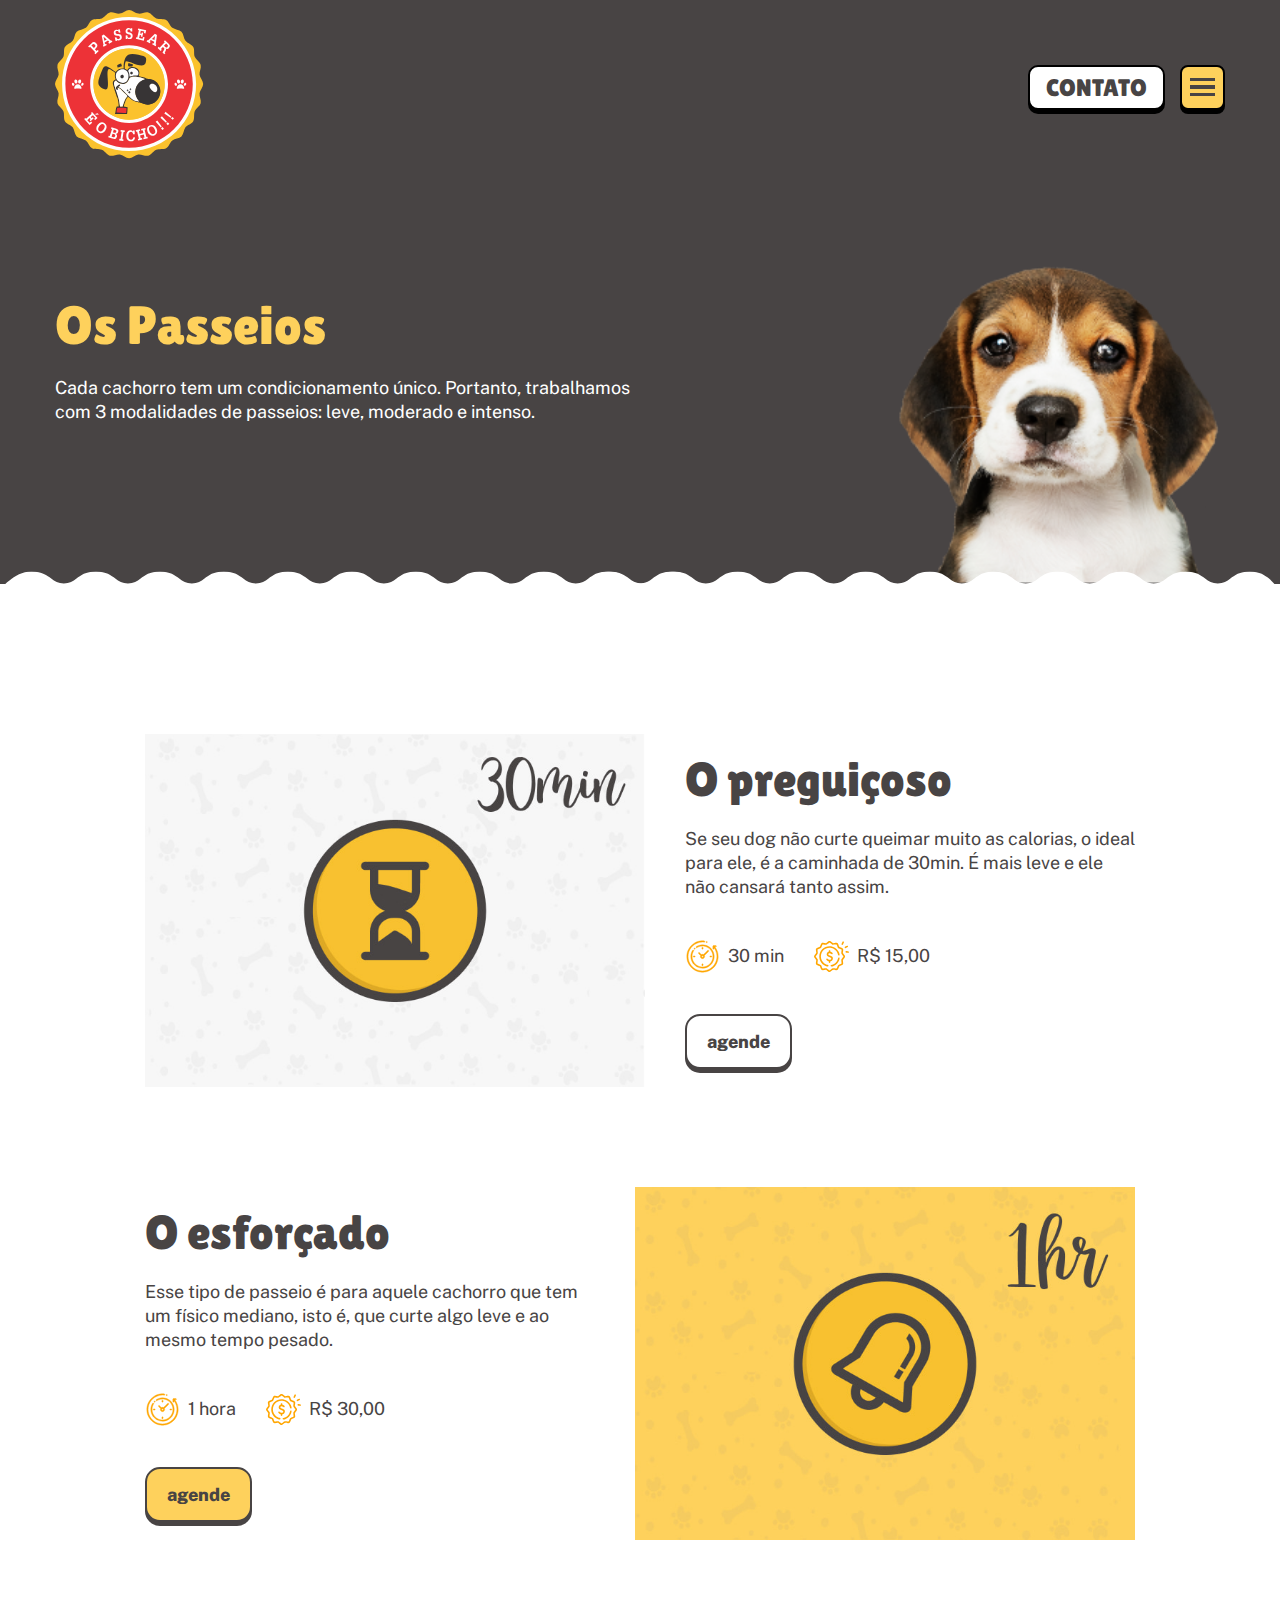
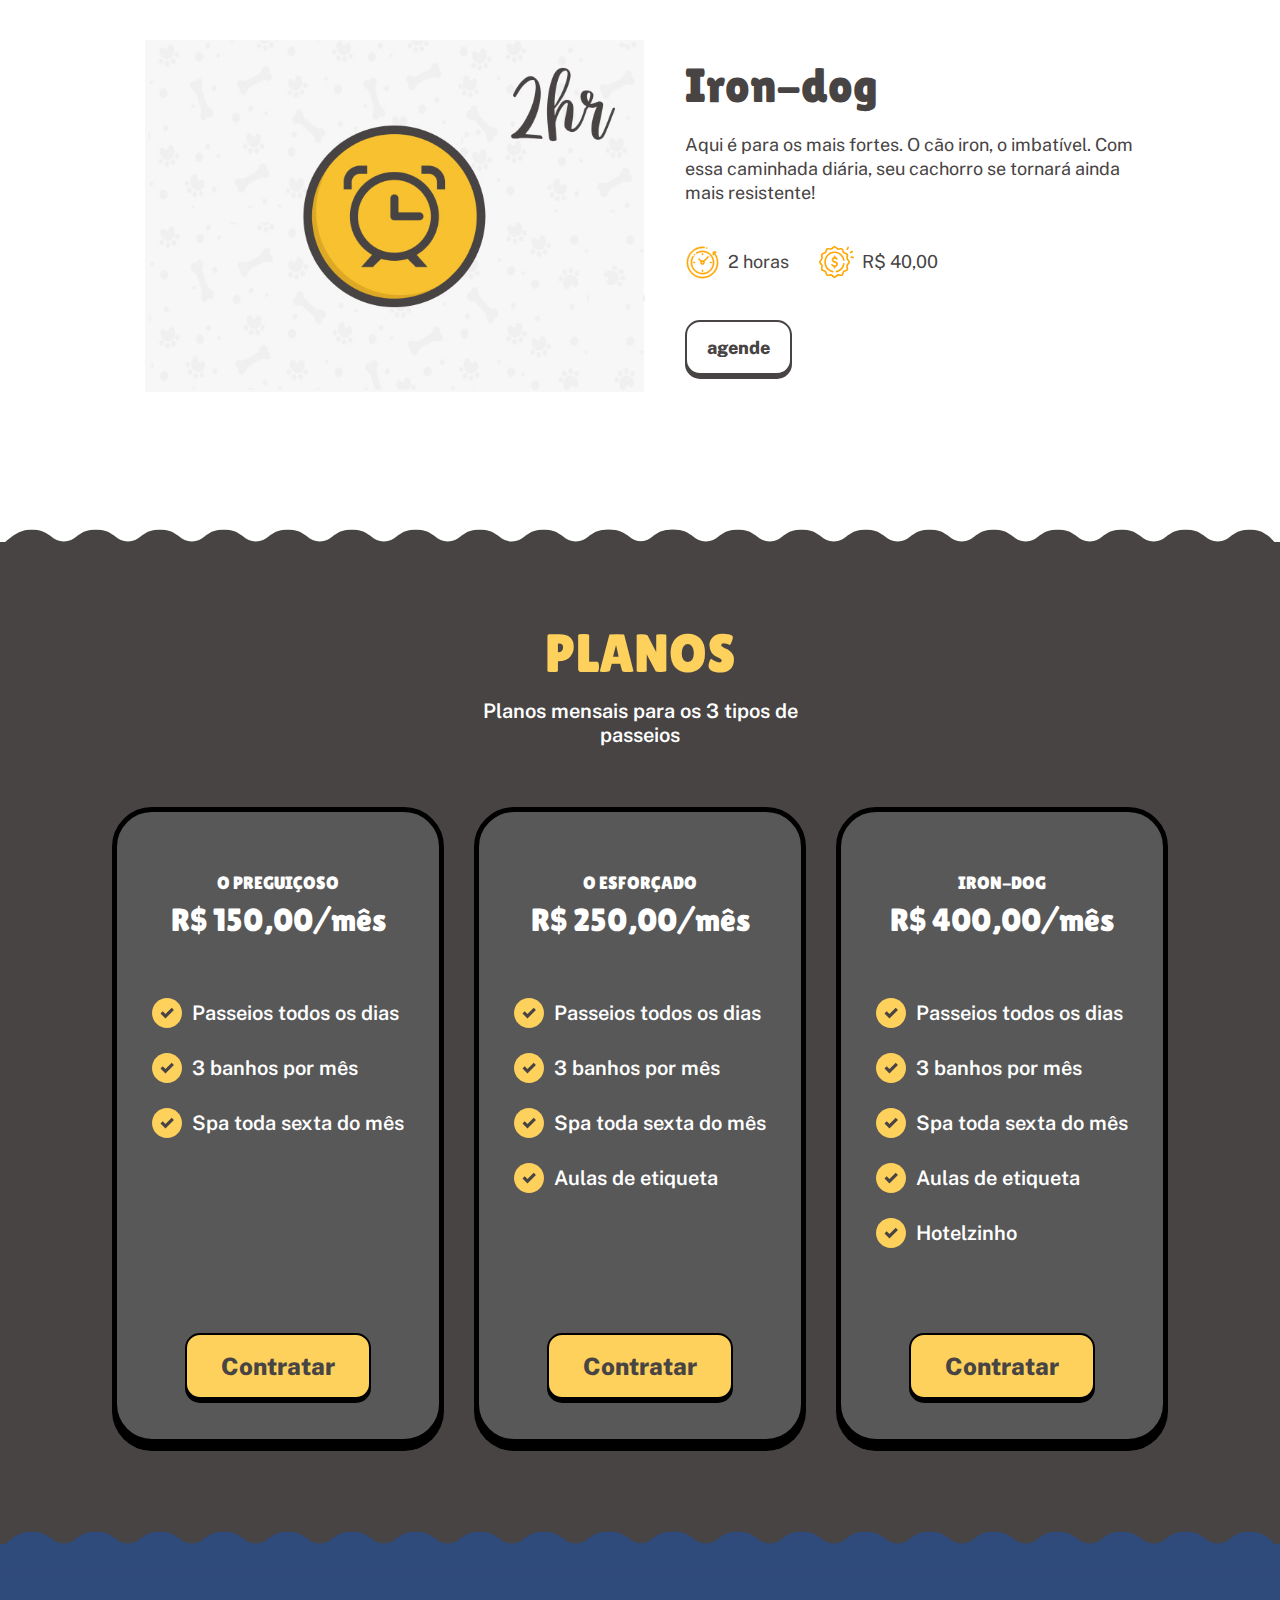
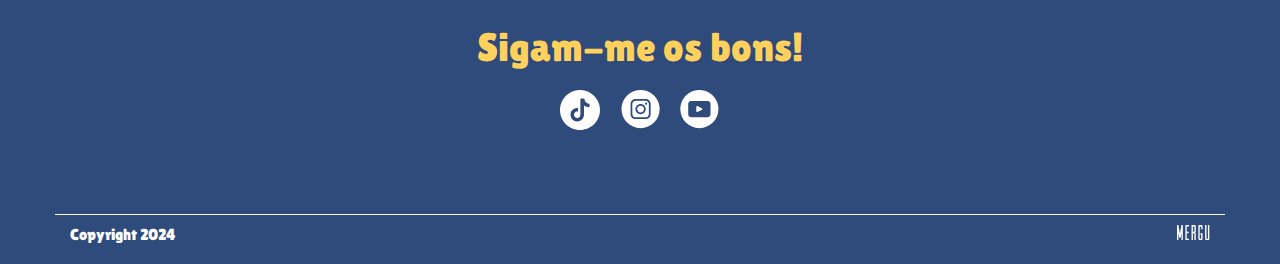
<file: passeios.html>
<!DOCTYPE html>
<html lang="pt-br">
<head>
    <!-- Geral -->
    <meta charset="UTF-8">
    <meta http-equiv="X-UA-Compatible" content="IE=edge">
    <meta name="viewport" content="width=device-width, initial-scale=1.0">
    <meta http-equiv="x-ua-compatible" content="ie=edge">
    <title>Passear é o bicho! - Passeios</title>
    <meta name="description" content="Passeios caninos em Recife">

    <!-- favicon -->
    <link rel="shortcut icon" href="favicon/favicon-16x16.png" type="image/x-icon">
    <link rel="shortcut icon" href="favicon/favicon.ico" type="image/x-icon">
    <link rel="shortcut icon" href="favicon/favicon-32x32.png" type="image/x-icon">
    <link rel="shortcut icon" href="favicon/android-chrome-192x192.png" type="image/x-icon">
    <link rel="shortcut icon" href="favicon/android-chrome-512x512.png" type="image/x-icon">
   
    <link rel="preload" href="./css/style.min.css" as="style">
    <link rel="stylesheet" href="./css/style.min.css">

    <!-- Fonts -->
    <link rel="preconnect" href="https://fonts.googleapis.com">
    <link rel="preconnect" href="https://fonts.gstatic.com" crossorigin>
    <link href="https://fonts.googleapis.com/css2?family=Lilita+One&family=Public+Sans:ital,wght@0,100;0,200;0,300;0,400;0,500;0,600;0,700;0,800;0,900;1,100;1,200;1,300;1,400;1,500;1,600;1,700;1,800;1,900&display=swap" rel="stylesheet">



 
<body>

    <header id="header-passeios" class="header-bg">
        
        <nav class="header-nav container" id="nav" aria-label="primaria">
        
    <a href="index.html" class="logo-passear-link">
        <svg width="130" height="130" viewBox="0 0 69 69" fill="none" xmlns="http://www.w3.org/2000/svg">
            <path d="M68.1619 34.0763C68.1619 35.5563 66.6727 36.916 66.4877 38.3497C66.3027 39.8019 67.3756 41.5039 67.0056 42.9006C66.6264 44.3159 64.8412 45.2501 64.2862 46.5913C63.722 47.9418 64.3232 49.8657 63.5925 51.1237C62.8617 52.3817 60.9008 52.8257 60.0128 53.9819C59.1248 55.1381 59.2081 57.1453 58.1721 58.1813C57.1453 59.2081 55.1289 59.1248 53.9727 60.0128C52.8257 60.9008 52.3817 62.8617 51.1237 63.6017C49.8657 64.3232 47.9418 63.722 46.5913 64.2862C45.2501 64.8412 44.3159 66.6264 42.9006 67.0056C41.5039 67.3756 39.8019 66.3027 38.3497 66.4877C36.916 66.6727 35.5563 68.1619 34.0763 68.1619C32.5963 68.1619 31.2366 66.6727 29.8121 66.4877C28.3507 66.3027 26.6487 67.3756 25.252 67.0056C23.8368 66.6264 22.9025 64.8412 21.5613 64.2862C20.2108 63.722 18.2869 64.3232 17.0289 63.6017C15.7709 62.8617 15.3269 60.9008 14.18 60.0128C13.0237 59.1248 11.0073 59.2081 9.98055 58.1721C8.94457 57.1453 9.02782 55.1381 8.13984 53.9727C7.25185 52.8257 5.29089 52.3817 4.56016 51.1237C3.82942 49.8657 4.43066 47.9418 3.86642 46.5913C3.31143 45.2501 1.52622 44.3159 1.14698 42.9006C0.776984 41.5039 1.84996 39.8019 1.66497 38.3497C1.47997 36.916 0 35.5563 0 34.0763C0 32.5963 1.47997 31.2366 1.66497 29.8121C1.84996 28.3507 0.776984 26.6487 1.14698 25.252C1.52622 23.8368 3.31143 22.9025 3.86642 21.5613C4.43066 20.2108 3.82942 18.2869 4.56016 17.0289C5.29089 15.7709 7.25185 15.3269 8.13984 14.18C9.02782 13.0237 8.94457 11.0073 9.98055 9.98055C11.0073 8.94457 13.0237 9.02782 14.18 8.13984C15.3269 7.25185 15.7709 5.29089 17.0382 4.56016C18.2869 3.82942 20.2108 4.43066 21.5613 3.86642C22.9025 3.31143 23.8368 1.52622 25.252 1.14698C26.6487 0.776984 28.3507 1.84996 29.8121 1.66497C31.2366 1.47997 32.5963 0 34.0763 0C35.5563 0 36.916 1.47997 38.3497 1.66497C39.8019 1.84996 41.5039 0.776984 42.9006 1.14698C44.3159 1.52622 45.2501 3.31143 46.5913 3.86642C47.9418 4.43066 49.8657 3.82942 51.1237 4.56016C52.3817 5.29089 52.8257 7.25185 53.9819 8.13984C55.1381 9.02782 57.1453 8.94457 58.1721 9.98055C59.2081 11.0073 59.1248 13.0237 60.0128 14.18C60.9008 15.3269 62.8617 15.7709 63.6017 17.0382C64.3232 18.2869 63.722 20.2108 64.2862 21.5613C64.8412 22.9025 66.6264 23.8368 67.0056 25.252C67.3756 26.6487 66.3027 28.3507 66.4877 29.8121C66.6727 31.2366 68.1619 32.5963 68.1619 34.0763Z" fill="#FBC22D"/>
            <path d="M34.0764 64.9151C17.0752 64.9151 3.24673 51.0774 3.24673 34.0763C3.24673 17.0751 17.0752 3.24664 34.0764 3.24664C51.0775 3.24664 64.9152 17.0751 64.9152 34.0763C64.9152 51.0774 51.0775 64.9151 34.0764 64.9151ZM34.0764 17.6949C25.0393 17.6949 17.6949 25.0392 17.6949 34.0763C17.6949 43.1133 25.0393 50.4669 34.0764 50.4669C43.1134 50.4669 50.467 43.1133 50.467 34.0763C50.467 25.0392 43.1134 17.6949 34.0764 17.6949Z" fill="#FEFEFE"/>
            <path d="M34.0764 63.3889C17.917 63.3889 4.76375 50.2449 4.76375 34.0762C4.76375 17.9168 17.917 4.76355 34.0764 4.76355C50.2451 4.76355 63.3891 17.9168 63.3891 34.0762C63.3891 50.2449 50.2451 63.3889 34.0764 63.3889ZM34.0764 16.1686C24.2069 16.1686 16.1688 24.2067 16.1688 34.0762C16.1688 43.955 24.2069 51.9838 34.0764 51.9838C43.9552 51.9838 51.984 43.955 51.984 34.0762C51.984 24.2067 43.9552 16.1686 34.0764 16.1686Z" fill="#ED3237"/>
            <path d="M34.0764 50.4577C43.1287 50.4577 50.4671 43.1235 50.4671 34.0763C50.4671 25.0291 43.1287 17.6949 34.0764 17.6949C25.0241 17.6949 17.6858 25.0291 17.6858 34.0763C17.6858 43.1235 25.0241 50.4577 34.0764 50.4577Z" fill="#FBC22D"/>
            <path d="M56.1372 33.0217C56.2297 33.5397 56.6181 33.9097 56.9974 33.845C57.3766 33.771 57.6079 33.29 57.5061 32.772C57.4136 32.254 57.0344 31.884 56.6551 31.9488C56.2759 32.0228 56.0447 32.5038 56.1372 33.0217Z" fill="#FEFEFE"/>
            <path d="M57.8577 32.7721C57.7652 33.2901 57.9964 33.7711 58.3757 33.8451C58.7549 33.9098 59.1434 33.5398 59.2359 33.0218C59.3284 32.5038 59.0972 32.0229 58.7179 31.9489C58.3387 31.8841 57.9594 32.2448 57.8577 32.7721Z" fill="#FEFEFE"/>
            <path d="M59.3376 33.9838C59.1711 34.3445 59.2544 34.7423 59.5134 34.8533C59.7816 34.9735 60.1239 34.7793 60.2903 34.4185C60.4568 34.0485 60.3736 33.66 60.1146 33.5398C59.8464 33.4195 59.4949 33.6138 59.3376 33.9838Z" fill="#FEFEFE"/>
            <path d="M56.0169 33.956C56.2019 34.3075 56.1371 34.7053 55.8874 34.8348C55.6284 34.9735 55.2676 34.7978 55.0826 34.4463C54.8976 34.0855 54.9531 33.6971 55.2121 33.5583C55.4711 33.4196 55.8319 33.6046 56.0169 33.956Z" fill="#FEFEFE"/>
            <path d="M59.3932 35.7136C59.6892 36.5183 58.3942 36.1021 57.7189 36.1021C57.0992 36.1021 55.7672 36.5183 56.0447 35.7136C56.3685 34.7978 56.794 34.1596 57.7189 34.1596C58.6439 34.1596 59.0139 34.7423 59.3932 35.7136Z" fill="#FEFEFE"/>
            <path d="M18.6014 20.3126L18.1112 19.7946L18.4997 19.4246L16.1225 16.9272L15.7247 17.2971L15.2437 16.7884L16.8439 15.2622C17.1584 14.9662 17.4822 14.7904 17.8244 14.7442C18.1574 14.6979 18.5367 14.8829 18.9437 15.3177C19.3506 15.7432 19.5356 16.1224 19.4986 16.4647C19.4709 16.8069 19.2859 17.1399 18.9437 17.4636L18.3702 18.0094L19.1379 18.8141L19.6281 18.3516L20.1184 18.8696L18.6014 20.3126ZM16.7607 16.3167L17.8892 17.5006L18.2314 17.1769C18.4442 16.9734 18.5737 16.7792 18.6107 16.5942C18.6569 16.3999 18.5644 16.1964 18.3424 15.9652C18.0834 15.6969 17.8707 15.5767 17.6949 15.6229C17.5099 15.6599 17.3064 15.7987 17.0752 16.0207L16.7607 16.3167ZM22.3568 16.9364L22.0053 16.3167L22.3106 16.1409L21.5059 11.812L22.4308 11.2848L25.77 14.1522L26.066 13.9857L26.4175 14.6054L24.8728 15.4934L24.5213 14.8737L24.9838 14.6054L24.3548 14.069L22.8656 14.9199L23.0228 15.7339L23.4761 15.4749L23.8368 16.0854L22.3568 16.9364ZM22.7083 14.1985L23.7998 13.5695L22.3291 12.2652L22.7083 14.1985ZM27.8605 14.2447L27.4997 12.6537L28.2305 12.478C28.323 12.8572 28.4525 13.107 28.6282 13.2365C28.804 13.3752 29.0445 13.403 29.3404 13.329C29.5069 13.292 29.6364 13.1995 29.7567 13.0515C29.8677 12.9127 29.9047 12.7462 29.8584 12.5612C29.7937 12.2467 29.6549 12.0525 29.4514 11.9878C29.2572 11.9138 28.952 11.8768 28.545 11.8583C28.138 11.8398 27.8142 11.7658 27.583 11.6363C27.3425 11.4975 27.176 11.22 27.0742 10.7853C26.9725 10.3413 27.0187 9.97129 27.213 9.66605C27.4072 9.37006 27.694 9.17581 28.064 9.09256C28.4987 8.99081 28.8595 9.08331 29.1462 9.36081L29.1554 9.35156L29.0722 8.97231L29.7844 8.80582L30.1267 10.295L29.3867 10.4615C29.2942 10.1378 29.1739 9.92504 29.0167 9.8048C28.8595 9.68455 28.6467 9.6568 28.3785 9.7123C27.953 9.81405 27.7865 10.0638 27.879 10.4708C27.9345 10.7113 28.0455 10.85 28.212 10.887C28.3692 10.9333 28.6745 10.9703 29.1184 11.0073C29.5624 11.0443 29.9047 11.1368 30.1544 11.3033C30.4042 11.4605 30.5799 11.7565 30.6817 12.2005C30.7464 12.4872 30.7464 12.7555 30.6817 12.996C30.6169 13.2365 30.4967 13.44 30.3209 13.6065C30.1452 13.7637 29.9417 13.8655 29.7012 13.9302C29.4422 13.9857 29.2109 14.0042 29.026 13.9765C28.841 13.958 28.656 13.8562 28.4895 13.6897L28.4802 13.699L28.5727 14.0875L27.8605 14.2447ZM32.5501 13.3105L32.5039 11.6733L33.2624 11.6548C33.2716 12.034 33.3549 12.3115 33.4936 12.478C33.6416 12.6445 33.8729 12.7185 34.1781 12.7092C34.3446 12.7092 34.4926 12.6445 34.6406 12.5242C34.7793 12.404 34.8533 12.2467 34.8441 12.0618C34.8348 11.738 34.7423 11.516 34.5573 11.4143C34.3816 11.3125 34.0948 11.2015 33.6971 11.109C33.2994 11.0165 32.9941 10.8778 32.7906 10.6928C32.5871 10.517 32.4761 10.2025 32.4669 9.75855C32.4576 9.30531 32.5779 8.95381 32.8276 8.69482C33.0774 8.44507 33.3919 8.31558 33.7804 8.29708C34.2243 8.28783 34.5573 8.44507 34.7793 8.77807H34.7978L34.7886 8.38958L35.5193 8.37108L35.5563 9.89729L34.7978 9.91579C34.7793 9.57355 34.6961 9.33306 34.5666 9.18506C34.4371 9.03706 34.2428 8.97231 33.9654 8.97231C33.5306 8.99081 33.3086 9.20356 33.3271 9.6198C33.3271 9.8603 33.4104 10.0175 33.5584 10.0915C33.7064 10.1655 33.9931 10.2673 34.4186 10.3875C34.8533 10.517 35.1678 10.6743 35.3806 10.887C35.5933 11.0905 35.7043 11.4143 35.7228 11.8768C35.7228 12.1635 35.6766 12.4225 35.5563 12.6537C35.4453 12.8757 35.2881 13.0515 35.0846 13.1717C34.8811 13.292 34.6591 13.3567 34.4093 13.366C34.1411 13.3752 33.9191 13.3475 33.7434 13.2827C33.5584 13.218 33.4011 13.0885 33.2716 12.8942H33.2624L33.2716 13.292L32.5501 13.3105ZM37.1843 13.255L37.3415 12.552L37.8318 12.6722L38.6088 9.30531L38.1185 9.19431L38.2758 8.50982L41.9387 9.35156L41.6057 10.7668L40.8935 10.6003L41.06 9.86955L39.469 9.49955L39.1637 10.8038L39.7835 10.9518L39.9315 10.295L40.5882 10.443L40.1442 12.3762L39.4875 12.2282L39.6355 11.5993L39.0158 11.4605L38.692 12.8665L40.283 13.2365L40.4865 12.3762L41.1987 12.5427L40.838 14.0967L37.1843 13.255ZM42.1237 14.4852L42.4474 13.847L42.7619 14.0135L45.9531 10.9795L46.9058 11.4698L46.3139 15.8264L46.6191 15.9837L46.2954 16.6219L44.7044 15.8079L45.0374 15.1697L45.5091 15.4194L45.6201 14.5962L44.0846 13.8192L43.4927 14.3835L43.9644 14.6239L43.6407 15.2622L42.1237 14.4852ZM44.6119 13.2827L45.7311 13.8562L46.0271 11.9138L44.6119 13.2827ZM47.2111 17.4636L47.7106 16.9457L48.0991 17.3156L50.4855 14.8182L50.0878 14.4482L50.5688 13.9395L52.28 15.5674C52.6037 15.8819 52.798 16.1779 52.8535 16.4832C52.909 16.7792 52.7425 17.1306 52.354 17.5376C52.1227 17.7781 51.8822 17.9076 51.614 17.9261C51.355 17.9539 51.1145 17.8799 50.8925 17.7041L50.874 17.7134C51.0405 17.8984 51.1053 18.0926 51.0683 18.2961C51.0313 18.5089 50.9295 18.7586 50.763 19.0546L50.467 19.5818L50.7723 19.8593L50.2728 20.3773L49.4495 19.5818L50.134 18.3609C50.245 18.1759 50.3098 18.0094 50.3098 17.8614C50.319 17.7134 50.2543 17.5746 50.1155 17.4359L49.6345 16.9827L48.7373 17.9261L49.1165 18.2869L48.6263 18.8049L47.2111 17.4636ZM51.1145 15.4287L50.1248 16.4647L50.615 16.9364C51.0128 17.3156 51.3828 17.3249 51.725 16.9734C52.0487 16.6312 52.0395 16.3074 51.6972 15.9837L51.1145 15.4287Z" fill="#FEFEFE"/>
            <path d="M8.92614 33.0217C9.01864 33.5397 9.40713 33.9097 9.78638 33.845C10.1656 33.771 10.3969 33.29 10.3044 32.772C10.2026 32.254 9.82337 31.884 9.44413 31.9488C9.06489 32.0228 8.83364 32.5038 8.92614 33.0217Z" fill="#FEFEFE"/>
            <path d="M10.656 32.7721C10.5542 33.2901 10.7854 33.7711 11.1647 33.8451C11.5439 33.9098 11.9324 33.5398 12.0249 33.0218C12.1267 32.5038 11.8954 32.0229 11.5162 31.9489C11.1369 31.8841 10.7484 32.2448 10.656 32.7721Z" fill="#FEFEFE"/>
            <path d="M12.1266 33.9838C11.9601 34.3445 12.0433 34.7423 12.3116 34.8533C12.5706 34.9735 12.9221 34.7793 13.0793 34.4185C13.2458 34.0485 13.1626 33.66 12.9036 33.5398C12.6353 33.4195 12.2931 33.6138 12.1266 33.9838Z" fill="#FEFEFE"/>
            <path d="M8.80595 33.956C8.99095 34.3075 8.93545 34.7053 8.67645 34.8348C8.41746 34.9735 8.05672 34.7978 7.87172 34.4463C7.68672 34.0855 7.74222 33.6971 8.00122 33.5583C8.26021 33.4196 8.62095 33.6046 8.80595 33.956Z" fill="#FEFEFE"/>
            <path d="M12.1821 35.7136C12.4874 36.5183 11.1832 36.1021 10.5079 36.1021C9.88818 36.1021 8.5562 36.5183 8.84295 35.7136C9.15744 34.7978 9.58293 34.1596 10.5079 34.1596C11.4329 34.1596 11.8121 34.7423 12.1821 35.7136Z" fill="#FEFEFE"/>
            <path fill-rule="evenodd" clip-rule="evenodd" d="M28.7115 40.5327C28.6745 40.1535 28.8318 39.321 28.952 39.2655C28.7208 38.1277 27.9068 36.4998 27.5646 35.473C27.0928 34.0301 26.7506 33.0496 28.0826 32.4021C28.5543 33.2901 30.1638 34.2798 31.8195 34.0116C33.2162 33.7896 33.7527 32.7629 34.1689 31.6436C34.8349 29.8492 40.2831 31.1164 41.4578 31.8564C41.0785 32.1616 38.2851 32.8461 37.2399 35.8985C36.3981 38.3405 37.4341 39.6725 37.9244 40.8657C38.1094 41.3282 38.5071 41.7814 38.7106 42.0959C35.9264 40.6067 34.7794 40.1072 32.652 38.2572C32.1895 37.2953 29.5163 35.0753 28.545 35.3158C28.6838 35.5933 29.359 35.9448 29.655 36.1483C30.2378 36.5275 30.469 36.768 30.9315 37.212C33.8914 40.1257 33.5862 39.0527 32.4855 40.7177C31.9767 41.4762 31.3015 43.5019 31.098 44.4176L29.914 44.3899C29.7383 43.5481 29.6828 42.5399 29.5163 41.7259C29.3498 40.9027 29.1093 40.0147 28.952 39.247C28.7763 39.469 28.6838 40.246 28.7115 40.5327C28.9335 40.9582 29.4053 43.8071 29.2943 44.3436L28.4063 44.3899C27.7311 45.6663 28.0271 47.0538 27.5461 47.8215H33.17C33.1607 47.7383 33.17 47.6366 33.1977 47.5256C33.2994 47.1093 33.4012 45.2501 33.4012 44.7321L31.6437 44.3991C31.727 43.6036 32.1247 42.8266 32.356 42.0774C32.6982 40.9767 33.1422 40.6252 33.5769 39.9315C34.4742 40.4772 35.0292 41.4577 36.6941 41.9849C38.4053 42.5769 38.1464 42.5029 39.7188 42.7896C40.4773 42.9284 42.4105 44.1771 44.9635 42.8729C47.1002 41.7907 49.0426 38.9602 48.3304 36.102C47.1927 31.5326 43.169 31.8749 42.4568 31.6344C41.8463 31.4401 41.3838 31.1349 40.6068 30.9406C39.8946 30.7649 39.1361 30.6354 38.5533 30.3486C39.0621 28.7022 38.9048 27.4442 37.1936 26.584C36.4814 26.2325 35.6304 26.0752 34.7979 26.325C33.6694 26.658 33.8359 27.0187 33.1977 27.6015L32.1155 27.0742C31.986 25.9827 32.1802 24.401 32.5872 23.587C33.4752 23.6888 35.0107 24.142 35.8154 24.4565C36.8791 24.882 39.8113 25.918 40.875 25.2705C41.2265 25.0485 41.6335 24.6045 41.7723 24.031C42.1608 22.4586 41.9943 21.6723 40.6623 21.1913C39.0713 20.6178 35.2974 19.7299 33.7342 20.5716C32.8277 21.0526 32.2912 21.9406 31.9767 23.069C31.5975 24.438 31.505 25.4185 31.5882 26.8892C29.7753 26.7597 29.0908 27.139 28.1011 28.2489C28.0918 28.2674 28.0641 28.2952 28.0548 28.3137C28.0363 28.3322 28.0086 28.3507 27.9993 28.3692L27.8791 28.4894C27.1298 28.0362 25.8163 26.9725 24.8451 26.4822C23.0969 25.585 22.6159 25.7052 21.8112 27.3887C21.2377 28.5727 20.8492 29.7659 20.396 31.0886C19.6097 33.4196 19.6652 34.9366 21.8944 36.1298C22.3662 36.3888 23.3466 36.7773 23.8739 36.3703C25.1966 35.3435 23.4576 28.7299 24.5121 27.4257C24.9931 26.8245 25.6869 27.5645 26.1401 27.842C26.7413 28.1934 27.2131 28.4617 27.6941 28.8779C27.4813 30.3671 27.4721 30.5059 27.8791 31.8564C27.2871 32.4946 26.2511 32.4854 26.7506 34.4648C27.0743 35.769 28.1936 39.2747 28.7115 40.5327Z" fill="#373435"/>
            <path fill-rule="evenodd" clip-rule="evenodd" d="M29.8955 47.8216C29.6828 47.8123 29.47 47.8031 29.2573 47.7938C29.0168 47.7846 28.8225 47.7938 28.656 47.8216H29.8955Z" fill="#B38048"/>
            <path fill-rule="evenodd" clip-rule="evenodd" d="M29.5162 41.7259C29.6827 42.5399 29.7382 43.5481 29.914 44.3899L31.0979 44.4176C31.3014 43.5019 31.9767 41.4762 32.4854 40.7177C33.5861 39.0527 33.8914 40.1257 30.9315 37.212C30.469 36.768 30.2377 36.5275 29.655 36.1483C29.359 35.9448 28.619 35.5655 28.4803 35.2788C29.7382 35.029 32.7074 38.322 33.7249 39.4135C35.3621 41.0784 36.2038 41.7722 38.7105 42.0959C38.507 41.7814 38.1093 41.3282 37.9243 40.8657C37.4341 39.6725 36.3981 38.3405 37.2398 35.8985C38.2851 32.8461 41.0785 32.1616 41.4577 31.8564C40.246 31.0979 34.8349 29.8584 34.1689 31.6436C33.7526 32.7628 33.2162 33.7896 31.8194 34.0116C30.1637 34.2798 28.5542 33.2901 28.0825 32.4021C26.7505 33.0496 27.0928 34.0301 27.5645 35.473C27.916 36.5368 28.434 38.0722 28.8595 39.4135C28.8687 39.432 28.8687 39.4505 28.878 39.469C29.174 40.4032 29.4145 41.2264 29.5162 41.7259Z" fill="#FEFEFE"/>
            <path fill-rule="evenodd" clip-rule="evenodd" d="M30.1822 27.4257C27.398 28.2212 27.435 31.7547 29.2757 32.9109C31.4587 34.2799 34.1596 33.4381 33.7526 29.7197C33.5769 28.1102 32.0507 26.8985 30.1822 27.4257Z" fill="#FEFEFE"/>
            <path fill-rule="evenodd" clip-rule="evenodd" d="M34.2984 30.6446C34.8441 30.4689 35.2789 30.3024 35.9079 30.2099C36.4258 30.1266 37.7023 30.2561 38.0261 30.0712C38.3221 29.9047 39.0158 28.5079 37.3046 27.2222C36.3056 26.473 34.7239 26.5285 34.0486 27.3887C33.5122 28.0639 33.6787 27.9437 33.9931 28.7299C34.2429 29.3774 34.2059 29.9324 34.2984 30.6446Z" fill="#FEFEFE"/>
            <path fill-rule="evenodd" clip-rule="evenodd" d="M28.2675 47.1833C29.7382 47.2388 31.2367 47.5255 32.7444 47.3683C32.8924 46.7301 32.9571 45.7681 32.8369 45.1021C32.0877 44.9448 29.4145 44.8524 28.6467 44.9726C28.508 45.7033 28.2582 46.3971 28.2675 47.1833Z" fill="#ED3237"/>
            <path fill-rule="evenodd" clip-rule="evenodd" d="M43.6499 33.2068C41.6057 33.9376 43.9274 36.9808 45.8699 36.324C47.8216 35.6488 45.5924 32.5131 43.6499 33.2068Z" fill="#FEFEFE"/>
            <path fill-rule="evenodd" clip-rule="evenodd" d="M35.5379 25.9827C35.7507 25.6497 35.7877 25.5295 35.8524 25.0392C35.4547 24.734 34.2244 24.438 33.6694 24.438C33.6787 24.993 33.4474 25.6867 33.8544 25.881C34.1319 26.0105 35.2419 26.0475 35.5379 25.9827Z" fill="#373435"/>
            <path fill-rule="evenodd" clip-rule="evenodd" d="M28.6006 25.4648L28.7578 26.399C29.6735 26.3898 30.0898 26.0105 30.8113 25.8255L30.432 24.6046C29.7568 24.6508 29.0075 25.1133 28.6006 25.4648Z" fill="#373435"/>
            <path fill-rule="evenodd" clip-rule="evenodd" d="M30.6354 29.8862C29.5532 30.2932 30.2377 31.7824 31.2089 31.3661C32.1062 30.9869 31.5882 29.5439 30.6354 29.8862Z" fill="#373435"/>
            <path d="M42.6602 43.5481C45.8326 43.5481 48.4043 40.9018 48.4043 37.6375C48.4043 34.3731 45.8326 31.7269 42.6602 31.7269C39.4878 31.7269 36.9161 34.3731 36.9161 37.6375C36.9161 40.9018 39.4878 43.5481 42.6602 43.5481Z" fill="#373435"/>
            <path fill-rule="evenodd" clip-rule="evenodd" d="M46.4064 34.6775C47.7846 36.0465 46.9336 39.3395 44.5102 36.9253C41.9572 34.3908 44.7322 33.0126 46.4064 34.6775Z" fill="#FEFEFE"/>
            <path d="M34.6777 36.6756C34.8003 36.6756 34.8997 36.568 34.8997 36.4351C34.8997 36.3023 34.8003 36.1946 34.6777 36.1946C34.5551 36.1946 34.4557 36.3023 34.4557 36.4351C34.4557 36.568 34.5551 36.6756 34.6777 36.6756Z" fill="#373435" stroke="#373435" stroke-width="0.318049"/>
            <path d="M33.4197 37.2029C33.5423 37.2029 33.6417 37.0952 33.6417 36.9624C33.6417 36.8296 33.5423 36.7219 33.4197 36.7219C33.2971 36.7219 33.1977 36.8296 33.1977 36.9624C33.1977 37.0952 33.2971 37.2029 33.4197 37.2029Z" fill="#373435" stroke="#373435" stroke-width="0.318049"/>
            <path d="M34.1967 38.2111C34.3755 38.2111 34.5205 38.0496 34.5205 37.8504C34.5205 37.6511 34.3755 37.4896 34.1967 37.4896C34.0179 37.4896 33.873 37.6511 33.873 37.8504C33.873 38.0496 34.0179 38.2111 34.1967 38.2111Z" fill="#373435" stroke="#373435" stroke-width="0.318049"/>
            <path d="M29.5994 34.6221C29.5809 34.6591 27.6755 35.8615 28.6097 36.3703" stroke="#373435" stroke-width="0.727219" stroke-linecap="round" stroke-linejoin="round"/>
            <path d="M35.1956 29.6179C35.5327 29.6179 35.8061 29.3446 35.8061 29.0075C35.8061 28.6703 35.5327 28.397 35.1956 28.397C34.8584 28.397 34.5851 28.6703 34.5851 29.0075C34.5851 29.3446 34.8584 29.6179 35.1956 29.6179Z" fill="#373435"/>
            <path d="M13.4215 50.134L13.958 49.6622L14.291 50.0322L16.8625 47.729L16.5295 47.359L17.0475 46.8873L19.5542 49.6807L18.4719 50.652L17.9817 50.1062L18.5367 49.6067L17.4452 48.3857L16.4555 49.2737L16.8717 49.7455L17.3712 49.3015L17.8152 49.801L16.3445 51.1237L15.9005 50.6242L16.3815 50.1987L15.956 49.727L14.8737 50.689L15.9652 51.9099L16.622 51.3179L17.1122 51.8637L15.9282 52.9274L13.4215 50.134ZM20.1924 48.0898L18.8142 48.1823L18.4627 47.7845L19.6096 47.4423L20.1924 48.0898ZM19.9334 56.2758C19.5634 56.0168 19.2952 55.7116 19.1472 55.3509C18.9992 54.9809 18.9622 54.5924 19.0362 54.1854C19.1102 53.7691 19.2859 53.3621 19.5634 52.9552C19.8316 52.5574 20.1554 52.2429 20.5161 52.0117C20.8676 51.7897 21.2469 51.6787 21.6446 51.6879C22.0423 51.6972 22.4216 51.8267 22.8008 52.0857C23.1708 52.3354 23.4298 52.6499 23.5778 53.0107C23.7351 53.3806 23.7628 53.7691 23.6888 54.1761C23.6148 54.5924 23.4298 54.9994 23.1523 55.4156C22.8748 55.8134 22.5603 56.1278 22.2088 56.3498C21.8481 56.5718 21.4781 56.6828 21.0896 56.6736C20.7011 56.6643 20.3126 56.5348 19.9334 56.2758ZM20.3404 55.6839C20.6919 55.9243 21.0434 55.9706 21.3949 55.8041C21.7556 55.6469 22.0886 55.3416 22.3938 54.8884C22.7083 54.4259 22.8748 54.0004 22.8933 53.6119C22.9118 53.2234 22.7453 52.9089 22.3938 52.6684C22.0516 52.4372 21.7001 52.3909 21.3394 52.5574C20.9786 52.7147 20.6456 53.0199 20.3311 53.4824C20.0259 53.9356 19.8594 54.3519 19.8409 54.7496C19.8224 55.1381 19.9889 55.4526 20.3404 55.6839ZM26.4638 56.9048L26.0198 58.2831L26.5748 58.4588C26.8615 58.5513 27.0927 58.5698 27.2685 58.5235C27.435 58.468 27.5645 58.3016 27.657 58.0148C27.7587 57.7188 27.7402 57.5153 27.6292 57.3951C27.509 57.2748 27.3055 57.1731 27.028 57.0806L26.4638 56.9048ZM27.0742 54.9901L26.6673 56.2666L27.1297 56.4146C27.3887 56.4978 27.6015 56.5163 27.7772 56.4701C27.9622 56.4238 28.0917 56.2758 28.175 56.0168C28.2582 55.7579 28.2397 55.5729 28.1195 55.4526C27.9992 55.3324 27.8142 55.2306 27.5737 55.1566L27.0742 54.9901ZM24.4843 58.5328L24.7063 57.8576L25.1873 58.0056L26.2418 54.7219L25.7608 54.5739L25.9735 53.8986L27.8512 54.5091C28.3507 54.6664 28.7115 54.8514 28.9427 55.0734C29.174 55.2954 29.2202 55.6469 29.0537 56.1463C28.8595 56.7661 28.471 57.0251 27.9067 56.9326L27.8975 56.9511C28.1565 57.0436 28.3415 57.2193 28.4525 57.4783C28.5727 57.7466 28.582 58.0241 28.4895 58.32C28.2952 58.9028 28.027 59.2265 27.657 59.2913C27.2962 59.3468 26.8523 59.2913 26.3343 59.1248L24.4843 58.5328ZM29.5162 59.985L29.6272 59.282L30.1359 59.3653L30.6632 55.9521L30.1544 55.8688L30.2562 55.1751L32.1431 55.4711L32.0414 56.1648L31.5327 56.0816L31.0054 59.4948L31.5142 59.578L31.4032 60.281L29.5162 59.985ZM36.6293 55.3879L36.7126 57.1731L35.9171 57.2101C35.8986 56.8493 35.7876 56.5626 35.5933 56.3591C35.3898 56.1463 35.1308 56.0538 34.8163 56.0631C34.3908 56.0908 34.1041 56.2851 33.9376 56.6643C33.7711 57.0528 33.6971 57.5153 33.7249 58.0703C33.7434 58.5698 33.8729 58.9675 34.0949 59.2728C34.3261 59.5873 34.6406 59.7353 35.0568 59.7168C35.3158 59.6983 35.5378 59.5965 35.6951 59.3838C35.8616 59.1803 35.9448 58.9213 35.9448 58.616L36.7866 58.579C36.8051 58.9953 36.7218 59.3375 36.5553 59.615C36.3888 59.8833 36.1761 60.0868 35.8986 60.2163C35.6303 60.3458 35.3528 60.4105 35.0476 60.429C34.3539 60.4568 33.8081 60.2533 33.4196 59.8093C33.0311 59.3653 32.8184 58.7733 32.7906 58.0333C32.7629 57.5338 32.8184 57.0898 32.9479 56.6921C33.0774 56.2943 33.2809 55.9706 33.5676 55.7394C33.8544 55.5081 34.2151 55.3879 34.6313 55.3601C35.1678 55.3416 35.5748 55.5451 35.8616 55.9798V55.9891L35.8338 55.4249L36.6293 55.3879ZM38.285 60.0683L38.1185 59.3745L38.5995 59.2543L37.7578 55.9058L37.2768 56.0261L37.101 55.3509L39.025 54.8699L39.2008 55.5451L38.618 55.6931L38.9418 56.9881L40.6715 56.5626L40.3477 55.2584L39.7465 55.4156L39.58 54.7311L41.5225 54.2409L41.6982 54.9254L41.1987 55.0456L42.0312 58.394L42.5307 58.2738L42.7064 58.9675L40.764 59.4485L40.5882 58.764L41.1802 58.6068L40.838 57.2378L39.1083 57.6726L39.4505 59.0415L40.0332 58.8935L40.209 59.5873L38.285 60.0683ZM45.8976 57.5893C45.4999 57.8021 45.1021 57.8946 44.7136 57.8668C44.3159 57.8391 43.9552 57.6911 43.6222 57.4413C43.2892 57.1823 43.0024 56.8401 42.7712 56.4146C42.5307 55.9798 42.4012 55.5544 42.3642 55.1381C42.3272 54.7126 42.4012 54.3334 42.5862 53.9819C42.7712 53.6304 43.0672 53.3437 43.4649 53.1309C43.8627 52.9089 44.2512 52.8257 44.6489 52.8534C45.0374 52.8904 45.4074 53.0384 45.7404 53.2882C46.0641 53.5471 46.3509 53.8894 46.5914 54.3241C46.8226 54.7589 46.9613 55.1844 46.9983 55.6006C47.0261 56.0168 46.9521 56.3961 46.7763 56.7383C46.5914 57.0806 46.2954 57.3673 45.8976 57.5893ZM45.5554 56.9603C45.9254 56.7568 46.1289 56.4608 46.1474 56.0723C46.1659 55.6839 46.0456 55.2491 45.7774 54.7681C45.5091 54.2779 45.2131 53.9356 44.8709 53.7414C44.5379 53.5471 44.1772 53.5471 43.8072 53.7506C43.4372 53.9541 43.2429 54.2501 43.2152 54.6479C43.1967 55.0364 43.3262 55.4711 43.5944 55.9613C43.8534 56.4423 44.1494 56.7753 44.4916 56.9696C44.8339 57.1638 45.1854 57.1638 45.5554 56.9603ZM47.0446 50.837L49.0981 53.6396L48.6448 54.0096L46.3139 51.4382L47.0446 50.837ZM49.394 55.2029L48.7651 54.4259L49.4773 53.8431L50.1155 54.6201L49.394 55.2029ZM49.1721 48.8575L51.4753 51.4567L51.059 51.8637L48.4968 49.5235L49.1721 48.8575ZM51.9192 52.9829L51.2163 52.2707L51.873 51.6232L52.576 52.3354L51.9192 52.9829ZM50.8555 46.8503L53.5102 49.0795L53.1587 49.542L50.282 47.6088L50.8555 46.8503ZM54.1762 50.5317L53.3715 49.9305L53.9265 49.1905L54.7312 49.7917L54.1762 50.5317Z" fill="#FEFEFE"/>
            </svg>
    </a>


    <div class="nav-btn">

        <a href="#" class="btn-contato link-btn-contato">contato</a>


    <button aria-label="Abrir Menu" data-menu="btn-mobile" aria-haspopup="true" aria-controls="menu" aria-expanded="false">
            
        <div id="hamburguer">
            <div class="hamburguer-span"></div>
            <div class="hamburguer-span"></div>
            <div class="hamburguer-span"></div>
        </div> 
        
    </button>
    </div>


            <ul class="font-menu-links" data-menu="list" id="menu">

                <li><a href="index.html" class="cor-line">Home</a></li>
                <li><a href="quem-somos.html" class="cor-line">Sobre nós</a></li>
                <li><a href="passeios.html" class="cor-line">Passeios</a></li>
                <li><a href="locais.html" class="cor-line">Locais</a></li>
                <li><a href="#faq" class="cor-id-1 a-contato-mobile">Contato</a></li>


            </ul>
        
    
    </nav>

    </header>

    <div data-header-fixo='header-fixo-bg-js' class="header-fixo-bg">
       
        <div class="header-fixo container">
            
        <div>
            <buttom aria-label="Abrir Menu" data-menu="btn-mobile-fixo" aria-haspopup="true" aria-controls="menu" aria-expanded="false">
                    
                <div id="hamburguer">
                    <div class="hamburguer-span"></div>
                    <div class="hamburguer-span"></div>
                    <div class="hamburguer-span"></div>
                </div> 
                
            </buttom>
        </div>
        
        
                    <ul class="font-menu-links" data-menu="list-fixo" id="menu-fixo">
        
                        <li><a href="index.html" class="cor-line">Home</a></li>
                        <li><a href="quem-somos.html" class="cor-line">Sobre nós</a></li>
                        <li><a href="passeios.html" class="cor-line">Passeios</a></li>
                        <li><a href="locais.html" class="cor-line">Locais</a></li>
                       
                        <li><a href="#" class="cor-id-1">Contato</a></li>
                        
        
        
                    </ul>
                
        </div>
   
    </div>

<main>

    <div  class="introducao-passeios-bg">

       
     <div class="introducao-passeios container">
              
                

<div class="introducao-passeios-texto">
                    <h1 class="fontfont-titulo-ggl cor-id-1">Os Passeios
                    </h1>
    
              <p class="font-texto-m2 cor-0"> Cada cachorro tem um condicionamento único. Portanto, trabalhamos com 3 modalidades de passeios: leve, moderado e intenso. 

              </p>

            </div>
        
            
            <picture class="introducao-imagem-passeios">

                <img src="img/img/dog-intro-passeios.png" alt="">

            </picture>


        
        </div>
    

    </div>

  
    <section class="passeios-detalhes-bg">


        <div class="decorador-box-top">
            <svg width="917" height="30" viewBox="0 0 917 30" fill="none" xmlns="http://www.w3.org/2000/svg">
                <path d="M503 30V13.0962C503 13.0962 496.44 6.06606 495.152 5.07331C492.238 2.81803 488.599 0.0124311 481.307 0.0124311C474.022 0.0124311 470.383 2.81803 467.469 5.07331C466.181 6.06606 464.965 7.00485 463.538 7.6523C462.052 8.33212 460.426 8.64505 458.413 8.64505C456.399 8.64505 454.774 8.33212 453.288 7.6523C451.868 7.00485 450.645 6.06606 449.364 5.07331C446.442 2.81803 442.811 0.0124311 435.519 0.0124311C435.468 0.0124311 435.431 0.0124311 435.387 0.0124311C428.095 0.0124311 424.456 2.81803 421.542 5.07331C420.254 6.06606 419.039 7.00485 417.611 7.6523C416.132 8.33212 414.499 8.64505 412.486 8.64505C410.473 8.64505 408.847 8.33212 407.361 7.6523C405.941 7.00485 404.718 6.06606 403.437 5.07331C400.515 2.81803 396.884 0.0124311 389.592 0.0124311C382.3 0.0124311 378.661 2.81803 375.747 5.07331C374.459 6.06606 373.243 7.00485 371.816 7.6523C370.337 8.33212 368.704 8.64505 366.691 8.64505C364.677 8.64505 363.052 8.33212 361.566 7.6523C360.145 7.00485 358.93 6.06606 357.642 5.07331C354.72 2.81803 351.089 0.0124311 343.797 0.0124311C343.768 0.0124311 343.746 0.0124311 343.716 0.0124311C343.694 0.0124311 343.672 0.0124311 343.643 0.0178265C343.621 0.0178265 343.606 0.0178265 343.585 0.0178265C336.388 0.0501988 332.778 2.83422 329.872 5.07331C328.583 6.06606 327.368 7.00485 325.947 7.6523C324.461 8.33212 322.836 8.64505 320.822 8.64505C318.809 8.64505 317.176 8.33212 315.697 7.6523C314.27 7.00485 313.054 6.06606 311.766 5.07331C308.852 2.81803 305.213 0.0124311 297.921 0.0124311C290.629 0.0124311 286.998 2.81803 284.084 5.07331C282.795 6.06606 281.573 7.00485 280.152 7.6523C278.666 8.33212 277.041 8.64505 275.027 8.64505C273.014 8.64505 271.389 8.33212 269.902 7.6523C268.482 7.00485 267.259 6.06606 265.971 5.07331C263.057 2.81803 259.418 0.0124311 252.133 0.0124311C252.082 0.0124311 252.038 0.0124311 251.994 0.0124311C244.702 0.0124311 241.071 2.81803 238.157 5.07331C236.868 6.06606 235.646 7.00485 234.225 7.6523C232.739 8.33212 231.114 8.64505 229.1 8.64505C227.087 8.64505 225.462 8.33212 223.975 7.6523C222.555 7.00485 221.332 6.06606 220.044 5.07331C217.13 2.81803 213.498 0.0124311 206.206 0.0124311C198.914 0.0124311 195.276 2.81803 192.362 5.07331C191.073 6.06606 189.858 7.00485 188.43 7.6523C186.951 8.33212 185.318 8.64505 183.305 8.64505C181.292 8.64505 179.666 8.33212 178.18 7.6523C176.76 7.00485 175.537 6.06606 174.256 5.07331C171.335 2.81803 167.703 0.0124311 160.411 0.0124311C160.389 0.0124311 160.375 0.0124311 160.353 0.0124311C160.338 0.0124311 160.323 0.0124311 160.301 0.0124311C160.272 0.0178265 160.235 0.0178265 160.199 0.0178265C153.017 0.0555942 149.407 2.83422 146.508 5.07331C145.219 6.06606 144.004 7.00485 142.584 7.6523C141.097 8.33212 139.472 8.64505 137.459 8.64505C135.445 8.64505 133.813 8.33212 132.334 7.6523C130.906 7.00485 129.691 6.06606 128.402 5.07331C125.488 2.81803 121.85 0.0124311 114.557 0.0124311C107.265 0.0124311 103.634 2.81803 100.72 5.07331C99.4315 6.06606 98.2088 7.00485 96.7885 7.6523C95.3023 8.33212 93.6769 8.64505 91.6635 8.64505C89.6502 8.64505 88.0248 8.33212 86.5386 7.6523C85.1182 7.00485 83.8956 6.06606 82.607 5.07331C79.6931 2.81803 76.0544 0.0124311 68.7696 0.0124311C68.7184 0.0124311 68.6744 0.0124311 68.6305 0.0124311C61.3384 0.0124311 57.707 2.81803 54.7931 5.07331C53.5046 6.06606 52.2819 7.00485 50.8615 7.6523C49.3753 8.33212 47.75 8.64505 45.7366 8.64505C43.7232 8.64505 42.0979 8.33212 40.6116 7.6523C39.1913 7.00485 37.9686 6.06606 36.6801 5.07331C33.7662 2.81803 30.1201 0.298387 22.8427 0.0124311C10.4988 -0.467758 0 13.1232 0 13.1232L0 30H503Z" fill="#ffff"/>
                <path d="M917 30V13.0962C917 13.0962 910.44 6.06606 909.152 5.07331C906.238 2.81803 902.599 0.0124311 895.307 0.0124311C888.022 0.0124311 884.383 2.81803 881.469 5.07331C880.181 6.06606 878.965 7.00485 877.538 7.6523C876.052 8.33212 874.426 8.64505 872.413 8.64505C870.399 8.64505 868.774 8.33212 867.288 7.6523C865.868 7.00485 864.645 6.06606 863.364 5.07331C860.442 2.81803 856.811 0.0124311 849.519 0.0124311C849.468 0.0124311 849.431 0.0124311 849.387 0.0124311C842.095 0.0124311 838.456 2.81803 835.542 5.07331C834.254 6.06606 833.039 7.00485 831.611 7.6523C830.132 8.33212 828.499 8.64505 826.486 8.64505C824.473 8.64505 822.847 8.33212 821.361 7.6523C819.941 7.00485 818.718 6.06606 817.437 5.07331C814.515 2.81803 810.884 0.0124311 803.592 0.0124311C796.3 0.0124311 792.661 2.81803 789.747 5.07331C788.459 6.06606 787.243 7.00485 785.816 7.6523C784.337 8.33212 782.704 8.64505 780.691 8.64505C778.677 8.64505 777.052 8.33212 775.566 7.6523C774.145 7.00485 772.93 6.06606 771.642 5.07331C768.72 2.81803 765.089 0.0124311 757.797 0.0124311C757.768 0.0124311 757.746 0.0124311 757.716 0.0124311C757.694 0.0124311 757.672 0.0124311 757.643 0.0178265C757.621 0.0178265 757.606 0.0178265 757.585 0.0178265C750.388 0.0501988 746.778 2.83422 743.872 5.07331C742.583 6.06606 741.368 7.00485 739.947 7.6523C738.461 8.33212 736.836 8.64505 734.822 8.64505C732.809 8.64505 731.176 8.33212 729.697 7.6523C728.27 7.00485 727.054 6.06606 725.766 5.07331C722.852 2.81803 719.213 0.0124311 711.921 0.0124311C704.629 0.0124311 700.998 2.81803 698.084 5.07331C696.795 6.06606 695.573 7.00485 694.152 7.6523C692.666 8.33212 691.041 8.64505 689.027 8.64505C687.014 8.64505 685.389 8.33212 683.902 7.6523C682.482 7.00485 681.259 6.06606 679.971 5.07331C677.057 2.81803 673.418 0.0124311 666.133 0.0124311C666.082 0.0124311 666.038 0.0124311 665.994 0.0124311C658.702 0.0124311 655.071 2.81803 652.157 5.07331C650.868 6.06606 649.646 7.00485 648.225 7.6523C646.739 8.33212 645.114 8.64505 643.1 8.64505C641.087 8.64505 639.462 8.33212 637.975 7.6523C636.555 7.00485 635.332 6.06606 634.044 5.07331C631.13 2.81803 627.498 0.0124311 620.206 0.0124311C612.914 0.0124311 609.276 2.81803 606.362 5.07331C605.073 6.06606 603.858 7.00485 602.43 7.6523C600.951 8.33212 599.318 8.64505 597.305 8.64505C595.292 8.64505 593.666 8.33212 592.18 7.6523C590.76 7.00485 589.537 6.06606 588.256 5.07331C585.335 2.81803 581.703 0.0124311 574.411 0.0124311C574.389 0.0124311 574.375 0.0124311 574.353 0.0124311C574.338 0.0124311 574.323 0.0124311 574.301 0.0124311C574.272 0.0178265 574.235 0.0178265 574.199 0.0178265C567.017 0.0555942 563.407 2.83422 560.508 5.07331C559.219 6.06606 558.004 7.00485 556.584 7.6523C555.097 8.33212 553.472 8.64505 551.459 8.64505C549.445 8.64505 547.813 8.33212 546.334 7.6523C544.906 7.00485 543.691 6.06606 542.402 5.07331C539.488 2.81803 535.85 0.0124311 528.557 0.0124311C521.265 0.0124311 517.634 2.81803 514.72 5.07331C513.432 6.06606 512.209 7.00485 510.788 7.6523C509.302 8.33212 507.677 8.64505 505.664 8.64505C503.65 8.64505 502.025 8.33212 500.539 7.6523C499.118 7.00485 497.896 6.06606 496.607 5.07331C493.693 2.81803 490.054 0.0124311 482.77 0.0124311C482.718 0.0124311 482.674 0.0124311 482.631 0.0124311C475.338 0.0124311 471.707 2.81803 468.793 5.07331C467.505 6.06606 466.282 7.00485 464.862 7.6523C463.375 8.33212 461.75 8.64505 459.737 8.64505C457.723 8.64505 456.098 8.33212 454.612 7.6523C453.191 7.00485 451.969 6.06606 450.68 5.07331C447.766 2.81803 444.12 0.298387 436.843 0.0124311C424.499 -0.467758 414 13.1232 414 13.1232V30H917Z" fill="#ffff"/>
                </svg>
                
                
                
    
        </div>
    


        <div class="passeios-detalhes container">

            

            <div class="passeios-detalhes-box">

            <div class="passeios-detalhes-box-itens">
                <div class="passeios-detalhes-box-img">
                    <img src="img/img/30min.jpg" alt="">
                </div>

                <div class="passeios-detalhes-box-descricao">
                    <h2 class="fontfont-titulo-ggl-1 cor-4">O preguiçoso</h2>

                    <div class="passeios-detalhes-box-texto">
                        <p class="faq-lista-font-texto-m3 cor-4">Se seu dog não curte queimar muito as calorias, o ideal para ele, é a caminhada de 30min. É mais leve e ele não cansará tanto assim. </p>
                    </div>

                    <div class="passeios-detalhes-box-infos">
                        <div class="passeios-detalhes-box-icones"><img src="img/icones/tempo.svg" alt=""> 
                            <span class="faq-lista-font-texto-m3 cor-4">30 min</span></div>

                        <div class="passeios-detalhes-box-icones"><img src="img/icones/preco.svg" alt=""> <span class="faq-lista-font-texto-m3 cor-4">R$ 15,00</span></div>

                    </div>

                    <a href="#" class="link-btn-mod-3 btn-agende">agende</a>

                </div>
            </div>

            </div>


            <div class="passeios-detalhes-box">

                <div class="passeios-detalhes-box-itens reverse">
                <div class="passeios-detalhes-box-descricao">
                    <h2 class="fontfont-titulo-ggl-1 cor-4">O esforçado</h2>

                    <div class="passeios-detalhes-box-texto">
                        <p class="faq-lista-font-texto-m3 cor-4">Esse tipo de passeio é para aquele cachorro que tem um físico mediano, isto é, que curte algo leve e ao mesmo tempo pesado. </p>
                    </div>

                    <div class="passeios-detalhes-box-infos">
                        <div class="passeios-detalhes-box-icones"><img src="img/icones/tempo.svg" alt=""> 
                            <span class="faq-lista-font-texto-m3 cor-4">1 hora</span></div>

                        <div class="passeios-detalhes-box-icones"><img src="img/icones/preco.svg" alt=""> <span class="faq-lista-font-texto-m3 cor-4">R$ 30,00</span></div>

                    </div>

                    <a href="#" class="link-btn-mod-3-1 btn-agende">agende</a>

                </div>

                <div class="passeios-detalhes-box-img">
                    <img src="img/img/1hora.jpg" alt="">
                </div>
            
                </div>
            </div>
        
        

            <div class="passeios-detalhes-box">


            <div class="passeios-detalhes-box-itens">
                <div class="passeios-detalhes-box-img">
                    <img src="img/img/2horas.jpg" alt="">
                </div>

                <div class="passeios-detalhes-box-descricao">
                    <h2 class="fontfont-titulo-ggl-1 cor-4">Iron-dog</h2>

                    <div class="passeios-detalhes-box-texto">
                        <p class="faq-lista-font-texto-m3 cor-4">Aqui é para os mais fortes. O cão iron, o imbatível. Com essa caminhada diária, seu cachorro se tornará ainda mais resistente! </p>
                    </div>

                    <div class="passeios-detalhes-box-infos">
                        <div class="passeios-detalhes-box-icones"><img src="img/icones/tempo.svg" alt=""> 
                            <span class="faq-lista-font-texto-m3 cor-4">2 horas</span></div>

                        <div class="passeios-detalhes-box-icones"><img src="img/icones/preco.svg" alt=""> <span class="faq-lista-font-texto-m3 cor-4">R$ 40,00</span></div>

                    </div>

                    <a href="#" class="link-btn-mod-3 btn-agende">agende</a>

                </div>
            </div>

            </div>
       
    </section>

<section class="planos-bg">


    <div class="decorador-box-top">
        <svg width="917" height="30" viewBox="0 0 917 30" fill="none" xmlns="http://www.w3.org/2000/svg">
            <path d="M503 30V13.0962C503 13.0962 496.44 6.06606 495.152 5.07331C492.238 2.81803 488.599 0.0124311 481.307 0.0124311C474.022 0.0124311 470.383 2.81803 467.469 5.07331C466.181 6.06606 464.965 7.00485 463.538 7.6523C462.052 8.33212 460.426 8.64505 458.413 8.64505C456.399 8.64505 454.774 8.33212 453.288 7.6523C451.868 7.00485 450.645 6.06606 449.364 5.07331C446.442 2.81803 442.811 0.0124311 435.519 0.0124311C435.468 0.0124311 435.431 0.0124311 435.387 0.0124311C428.095 0.0124311 424.456 2.81803 421.542 5.07331C420.254 6.06606 419.039 7.00485 417.611 7.6523C416.132 8.33212 414.499 8.64505 412.486 8.64505C410.473 8.64505 408.847 8.33212 407.361 7.6523C405.941 7.00485 404.718 6.06606 403.437 5.07331C400.515 2.81803 396.884 0.0124311 389.592 0.0124311C382.3 0.0124311 378.661 2.81803 375.747 5.07331C374.459 6.06606 373.243 7.00485 371.816 7.6523C370.337 8.33212 368.704 8.64505 366.691 8.64505C364.677 8.64505 363.052 8.33212 361.566 7.6523C360.145 7.00485 358.93 6.06606 357.642 5.07331C354.72 2.81803 351.089 0.0124311 343.797 0.0124311C343.768 0.0124311 343.746 0.0124311 343.716 0.0124311C343.694 0.0124311 343.672 0.0124311 343.643 0.0178265C343.621 0.0178265 343.606 0.0178265 343.585 0.0178265C336.388 0.0501988 332.778 2.83422 329.872 5.07331C328.583 6.06606 327.368 7.00485 325.947 7.6523C324.461 8.33212 322.836 8.64505 320.822 8.64505C318.809 8.64505 317.176 8.33212 315.697 7.6523C314.27 7.00485 313.054 6.06606 311.766 5.07331C308.852 2.81803 305.213 0.0124311 297.921 0.0124311C290.629 0.0124311 286.998 2.81803 284.084 5.07331C282.795 6.06606 281.573 7.00485 280.152 7.6523C278.666 8.33212 277.041 8.64505 275.027 8.64505C273.014 8.64505 271.389 8.33212 269.902 7.6523C268.482 7.00485 267.259 6.06606 265.971 5.07331C263.057 2.81803 259.418 0.0124311 252.133 0.0124311C252.082 0.0124311 252.038 0.0124311 251.994 0.0124311C244.702 0.0124311 241.071 2.81803 238.157 5.07331C236.868 6.06606 235.646 7.00485 234.225 7.6523C232.739 8.33212 231.114 8.64505 229.1 8.64505C227.087 8.64505 225.462 8.33212 223.975 7.6523C222.555 7.00485 221.332 6.06606 220.044 5.07331C217.13 2.81803 213.498 0.0124311 206.206 0.0124311C198.914 0.0124311 195.276 2.81803 192.362 5.07331C191.073 6.06606 189.858 7.00485 188.43 7.6523C186.951 8.33212 185.318 8.64505 183.305 8.64505C181.292 8.64505 179.666 8.33212 178.18 7.6523C176.76 7.00485 175.537 6.06606 174.256 5.07331C171.335 2.81803 167.703 0.0124311 160.411 0.0124311C160.389 0.0124311 160.375 0.0124311 160.353 0.0124311C160.338 0.0124311 160.323 0.0124311 160.301 0.0124311C160.272 0.0178265 160.235 0.0178265 160.199 0.0178265C153.017 0.0555942 149.407 2.83422 146.508 5.07331C145.219 6.06606 144.004 7.00485 142.584 7.6523C141.097 8.33212 139.472 8.64505 137.459 8.64505C135.445 8.64505 133.813 8.33212 132.334 7.6523C130.906 7.00485 129.691 6.06606 128.402 5.07331C125.488 2.81803 121.85 0.0124311 114.557 0.0124311C107.265 0.0124311 103.634 2.81803 100.72 5.07331C99.4315 6.06606 98.2088 7.00485 96.7885 7.6523C95.3023 8.33212 93.6769 8.64505 91.6635 8.64505C89.6502 8.64505 88.0248 8.33212 86.5386 7.6523C85.1182 7.00485 83.8956 6.06606 82.607 5.07331C79.6931 2.81803 76.0544 0.0124311 68.7696 0.0124311C68.7184 0.0124311 68.6744 0.0124311 68.6305 0.0124311C61.3384 0.0124311 57.707 2.81803 54.7931 5.07331C53.5046 6.06606 52.2819 7.00485 50.8615 7.6523C49.3753 8.33212 47.75 8.64505 45.7366 8.64505C43.7232 8.64505 42.0979 8.33212 40.6116 7.6523C39.1913 7.00485 37.9686 6.06606 36.6801 5.07331C33.7662 2.81803 30.1201 0.298387 22.8427 0.0124311C10.4988 -0.467758 0 13.1232 0 13.1232L0 30H503Z" fill="#484444"/>
            <path d="M917 30V13.0962C917 13.0962 910.44 6.06606 909.152 5.07331C906.238 2.81803 902.599 0.0124311 895.307 0.0124311C888.022 0.0124311 884.383 2.81803 881.469 5.07331C880.181 6.06606 878.965 7.00485 877.538 7.6523C876.052 8.33212 874.426 8.64505 872.413 8.64505C870.399 8.64505 868.774 8.33212 867.288 7.6523C865.868 7.00485 864.645 6.06606 863.364 5.07331C860.442 2.81803 856.811 0.0124311 849.519 0.0124311C849.468 0.0124311 849.431 0.0124311 849.387 0.0124311C842.095 0.0124311 838.456 2.81803 835.542 5.07331C834.254 6.06606 833.039 7.00485 831.611 7.6523C830.132 8.33212 828.499 8.64505 826.486 8.64505C824.473 8.64505 822.847 8.33212 821.361 7.6523C819.941 7.00485 818.718 6.06606 817.437 5.07331C814.515 2.81803 810.884 0.0124311 803.592 0.0124311C796.3 0.0124311 792.661 2.81803 789.747 5.07331C788.459 6.06606 787.243 7.00485 785.816 7.6523C784.337 8.33212 782.704 8.64505 780.691 8.64505C778.677 8.64505 777.052 8.33212 775.566 7.6523C774.145 7.00485 772.93 6.06606 771.642 5.07331C768.72 2.81803 765.089 0.0124311 757.797 0.0124311C757.768 0.0124311 757.746 0.0124311 757.716 0.0124311C757.694 0.0124311 757.672 0.0124311 757.643 0.0178265C757.621 0.0178265 757.606 0.0178265 757.585 0.0178265C750.388 0.0501988 746.778 2.83422 743.872 5.07331C742.583 6.06606 741.368 7.00485 739.947 7.6523C738.461 8.33212 736.836 8.64505 734.822 8.64505C732.809 8.64505 731.176 8.33212 729.697 7.6523C728.27 7.00485 727.054 6.06606 725.766 5.07331C722.852 2.81803 719.213 0.0124311 711.921 0.0124311C704.629 0.0124311 700.998 2.81803 698.084 5.07331C696.795 6.06606 695.573 7.00485 694.152 7.6523C692.666 8.33212 691.041 8.64505 689.027 8.64505C687.014 8.64505 685.389 8.33212 683.902 7.6523C682.482 7.00485 681.259 6.06606 679.971 5.07331C677.057 2.81803 673.418 0.0124311 666.133 0.0124311C666.082 0.0124311 666.038 0.0124311 665.994 0.0124311C658.702 0.0124311 655.071 2.81803 652.157 5.07331C650.868 6.06606 649.646 7.00485 648.225 7.6523C646.739 8.33212 645.114 8.64505 643.1 8.64505C641.087 8.64505 639.462 8.33212 637.975 7.6523C636.555 7.00485 635.332 6.06606 634.044 5.07331C631.13 2.81803 627.498 0.0124311 620.206 0.0124311C612.914 0.0124311 609.276 2.81803 606.362 5.07331C605.073 6.06606 603.858 7.00485 602.43 7.6523C600.951 8.33212 599.318 8.64505 597.305 8.64505C595.292 8.64505 593.666 8.33212 592.18 7.6523C590.76 7.00485 589.537 6.06606 588.256 5.07331C585.335 2.81803 581.703 0.0124311 574.411 0.0124311C574.389 0.0124311 574.375 0.0124311 574.353 0.0124311C574.338 0.0124311 574.323 0.0124311 574.301 0.0124311C574.272 0.0178265 574.235 0.0178265 574.199 0.0178265C567.017 0.0555942 563.407 2.83422 560.508 5.07331C559.219 6.06606 558.004 7.00485 556.584 7.6523C555.097 8.33212 553.472 8.64505 551.459 8.64505C549.445 8.64505 547.813 8.33212 546.334 7.6523C544.906 7.00485 543.691 6.06606 542.402 5.07331C539.488 2.81803 535.85 0.0124311 528.557 0.0124311C521.265 0.0124311 517.634 2.81803 514.72 5.07331C513.432 6.06606 512.209 7.00485 510.788 7.6523C509.302 8.33212 507.677 8.64505 505.664 8.64505C503.65 8.64505 502.025 8.33212 500.539 7.6523C499.118 7.00485 497.896 6.06606 496.607 5.07331C493.693 2.81803 490.054 0.0124311 482.77 0.0124311C482.718 0.0124311 482.674 0.0124311 482.631 0.0124311C475.338 0.0124311 471.707 2.81803 468.793 5.07331C467.505 6.06606 466.282 7.00485 464.862 7.6523C463.375 8.33212 461.75 8.64505 459.737 8.64505C457.723 8.64505 456.098 8.33212 454.612 7.6523C453.191 7.00485 451.969 6.06606 450.68 5.07331C447.766 2.81803 444.12 0.298387 436.843 0.0124311C424.499 -0.467758 414 13.1232 414 13.1232V30H917Z" fill="#484444"/>
            </svg>
            
            

    </div>




    

    <div class="planos container">

        <div class="planos-title">
            
            <h2 class="fontfont-titulo-ggl-1-CAPS cor-id-1">Planos</h2>
            <p class="font-texto-m3-1-600 cor-0">Planos mensais para os 3 tipos de passeios</p>

        </div>



    <div class="planos-tipos">

        <div class="planos-box">
            <div class="plano-box-descricao">
                <h3 class="fontfont-titulo-plano-box-caps cor-0">o preguiçoso</h3>
                <span class="plano-preco fontfont-titulo-plano cor-0">R$ 150,00/mês</span>

                <ul class="planos-lista">
                    <li class="font-texto-m3-1-600 cor-0"><img src="img/icones/lista-icon.svg" alt="" class="lista-icon">Passeios todos os dias</li>
                    <li class="font-texto-m3-1-600 cor-0"><img src="img/icones/lista-icon.svg" alt="" class="lista-icon">3 banhos por mês</li>
                    <li class="font-texto-m3-1-600 cor-0"><img src="img/icones/lista-icon.svg" alt="" class="lista-icon">Spa toda sexta do mês</li>
                </ul>
            </div>

            <div class="plano-contratar">
                <a href="#" class="link-btn-planos">Contratar</a>
            </div>
          
        </div>

        <div class="planos-box">
            <div class="plano-box-descricao">
                <h3 class="fontfont-titulo-plano-box-caps cor-0">o esforçado</h3>
                <span class="plano-preco fontfont-titulo-plano cor-0">R$ 250,00/mês</span>

                <ul class="planos-lista">
                    <li class="font-texto-m3-1-600 cor-0"><img src="img/icones/lista-icon.svg" alt="" class="lista-icon">Passeios todos os dias</li>
                    <li class="font-texto-m3-1-600 cor-0"><img src="img/icones/lista-icon.svg" alt="" class="lista-icon">3 banhos por mês</li>
                    <li class="font-texto-m3-1-600 cor-0"><img src="img/icones/lista-icon.svg" alt="" class="lista-icon">Spa toda sexta do mês</li>
                    <li class="font-texto-m3-1-600 cor-0"><img src="img/icones/lista-icon.svg" alt="" class="lista-icon">Aulas de etiqueta</li>
                </ul>
            
            </div>
    
            <div class="plano-contratar">
                <a href="#" class="link-btn-planos">Contratar</a>
            </div>
          
        </div>

        <div class="planos-box">
            <div class="plano-box-descricao">
                <h3 class="fontfont-titulo-plano-box-caps cor-0">iron-dog</h3>
                <span class="plano-preco fontfont-titulo-plano cor-0">R$ 400,00/mês</span>

                <ul class="planos-lista">
                    <li class="font-texto-m3-1-600 cor-0"><img src="img/icones/lista-icon.svg" alt="" class="lista-icon">Passeios todos os dias</li>
                    <li class="font-texto-m3-1-600 cor-0"><img src="img/icones/lista-icon.svg" alt="" class="lista-icon">3 banhos por mês</li>
                    <li class="font-texto-m3-1-600 cor-0"><img src="img/icones/lista-icon.svg" alt="" class="lista-icon">Spa toda sexta do mês</li>
                    <li class="font-texto-m3-1-600 cor-0"><img src="img/icones/lista-icon.svg" alt="" class="lista-icon">Aulas de etiqueta</li>
                    <li class="font-texto-m3-1-600 cor-0"><img src="img/icones/lista-icon.svg" alt="" class="lista-icon">Hotelzinho</li>
                </ul>
            </div>
            <div class="plano-contratar">
                <a href="#" class="link-btn-planos">Contratar</a>
            </div>
          
        </div>



    </div>


    </div>


</section>



<section class="modal-container" data-modal="cotainer">
    <div class="modal-login">

        <span class="title-modal-login fontfont-titulo-g cor-4">Login</span>
        <button class="fechar-modal" data-modal="fechar-modal">X</button>

            <form action="">

                <label class="font-texto-m2-600 cor-4" for="email">E-mail</label>
                <input type="text" for="email" id="email">

                <label class="font-texto-m2-600 cor-4" for="senha">Senha</label>
                <input type="password" for="senha" id="senha">
                <span class="esqueci-senha font-texto-pp cor-4">Esqueci minha senha</span>

                <div class="login-criar-conta">
                    <button type="submit"><a href="login.html">Entrar</a></button>  
                    <a href="#" class="link-criar-conta font-texto-pp cor-4">Criar uma conta</a>
                </div>

            </form>

    </div>
</section>


</main>


<footer class="footer-bg" id="contato">

    <div class="decorador-box-top">
           <svg width="917" height="30" viewBox="0 0 917 30" fill="none" xmlns="http://www.w3.org/2000/svg">
               <path d="M503 30V13.0962C503 13.0962 496.44 6.06606 495.152 5.07331C492.238 2.81803 488.599 0.0124311 481.307 0.0124311C474.022 0.0124311 470.383 2.81803 467.469 5.07331C466.181 6.06606 464.965 7.00485 463.538 7.6523C462.052 8.33212 460.426 8.64505 458.413 8.64505C456.399 8.64505 454.774 8.33212 453.288 7.6523C451.868 7.00485 450.645 6.06606 449.364 5.07331C446.442 2.81803 442.811 0.0124311 435.519 0.0124311C435.468 0.0124311 435.431 0.0124311 435.387 0.0124311C428.095 0.0124311 424.456 2.81803 421.542 5.07331C420.254 6.06606 419.039 7.00485 417.611 7.6523C416.132 8.33212 414.499 8.64505 412.486 8.64505C410.473 8.64505 408.847 8.33212 407.361 7.6523C405.941 7.00485 404.718 6.06606 403.437 5.07331C400.515 2.81803 396.884 0.0124311 389.592 0.0124311C382.3 0.0124311 378.661 2.81803 375.747 5.07331C374.459 6.06606 373.243 7.00485 371.816 7.6523C370.337 8.33212 368.704 8.64505 366.691 8.64505C364.677 8.64505 363.052 8.33212 361.566 7.6523C360.145 7.00485 358.93 6.06606 357.642 5.07331C354.72 2.81803 351.089 0.0124311 343.797 0.0124311C343.768 0.0124311 343.746 0.0124311 343.716 0.0124311C343.694 0.0124311 343.672 0.0124311 343.643 0.0178265C343.621 0.0178265 343.606 0.0178265 343.585 0.0178265C336.388 0.0501988 332.778 2.83422 329.872 5.07331C328.583 6.06606 327.368 7.00485 325.947 7.6523C324.461 8.33212 322.836 8.64505 320.822 8.64505C318.809 8.64505 317.176 8.33212 315.697 7.6523C314.27 7.00485 313.054 6.06606 311.766 5.07331C308.852 2.81803 305.213 0.0124311 297.921 0.0124311C290.629 0.0124311 286.998 2.81803 284.084 5.07331C282.795 6.06606 281.573 7.00485 280.152 7.6523C278.666 8.33212 277.041 8.64505 275.027 8.64505C273.014 8.64505 271.389 8.33212 269.902 7.6523C268.482 7.00485 267.259 6.06606 265.971 5.07331C263.057 2.81803 259.418 0.0124311 252.133 0.0124311C252.082 0.0124311 252.038 0.0124311 251.994 0.0124311C244.702 0.0124311 241.071 2.81803 238.157 5.07331C236.868 6.06606 235.646 7.00485 234.225 7.6523C232.739 8.33212 231.114 8.64505 229.1 8.64505C227.087 8.64505 225.462 8.33212 223.975 7.6523C222.555 7.00485 221.332 6.06606 220.044 5.07331C217.13 2.81803 213.498 0.0124311 206.206 0.0124311C198.914 0.0124311 195.276 2.81803 192.362 5.07331C191.073 6.06606 189.858 7.00485 188.43 7.6523C186.951 8.33212 185.318 8.64505 183.305 8.64505C181.292 8.64505 179.666 8.33212 178.18 7.6523C176.76 7.00485 175.537 6.06606 174.256 5.07331C171.335 2.81803 167.703 0.0124311 160.411 0.0124311C160.389 0.0124311 160.375 0.0124311 160.353 0.0124311C160.338 0.0124311 160.323 0.0124311 160.301 0.0124311C160.272 0.0178265 160.235 0.0178265 160.199 0.0178265C153.017 0.0555942 149.407 2.83422 146.508 5.07331C145.219 6.06606 144.004 7.00485 142.584 7.6523C141.097 8.33212 139.472 8.64505 137.459 8.64505C135.445 8.64505 133.813 8.33212 132.334 7.6523C130.906 7.00485 129.691 6.06606 128.402 5.07331C125.488 2.81803 121.85 0.0124311 114.557 0.0124311C107.265 0.0124311 103.634 2.81803 100.72 5.07331C99.4315 6.06606 98.2088 7.00485 96.7885 7.6523C95.3023 8.33212 93.6769 8.64505 91.6635 8.64505C89.6502 8.64505 88.0248 8.33212 86.5386 7.6523C85.1182 7.00485 83.8956 6.06606 82.607 5.07331C79.6931 2.81803 76.0544 0.0124311 68.7696 0.0124311C68.7184 0.0124311 68.6744 0.0124311 68.6305 0.0124311C61.3384 0.0124311 57.707 2.81803 54.7931 5.07331C53.5046 6.06606 52.2819 7.00485 50.8615 7.6523C49.3753 8.33212 47.75 8.64505 45.7366 8.64505C43.7232 8.64505 42.0979 8.33212 40.6116 7.6523C39.1913 7.00485 37.9686 6.06606 36.6801 5.07331C33.7662 2.81803 30.1201 0.298387 22.8427 0.0124311C10.4988 -0.467758 0 13.1232 0 13.1232L0 30H503Z" fill="#2F4B7C"/>
               <path d="M917 30V13.0962C917 13.0962 910.44 6.06606 909.152 5.07331C906.238 2.81803 902.599 0.0124311 895.307 0.0124311C888.022 0.0124311 884.383 2.81803 881.469 5.07331C880.181 6.06606 878.965 7.00485 877.538 7.6523C876.052 8.33212 874.426 8.64505 872.413 8.64505C870.399 8.64505 868.774 8.33212 867.288 7.6523C865.868 7.00485 864.645 6.06606 863.364 5.07331C860.442 2.81803 856.811 0.0124311 849.519 0.0124311C849.468 0.0124311 849.431 0.0124311 849.387 0.0124311C842.095 0.0124311 838.456 2.81803 835.542 5.07331C834.254 6.06606 833.039 7.00485 831.611 7.6523C830.132 8.33212 828.499 8.64505 826.486 8.64505C824.473 8.64505 822.847 8.33212 821.361 7.6523C819.941 7.00485 818.718 6.06606 817.437 5.07331C814.515 2.81803 810.884 0.0124311 803.592 0.0124311C796.3 0.0124311 792.661 2.81803 789.747 5.07331C788.459 6.06606 787.243 7.00485 785.816 7.6523C784.337 8.33212 782.704 8.64505 780.691 8.64505C778.677 8.64505 777.052 8.33212 775.566 7.6523C774.145 7.00485 772.93 6.06606 771.642 5.07331C768.72 2.81803 765.089 0.0124311 757.797 0.0124311C757.768 0.0124311 757.746 0.0124311 757.716 0.0124311C757.694 0.0124311 757.672 0.0124311 757.643 0.0178265C757.621 0.0178265 757.606 0.0178265 757.585 0.0178265C750.388 0.0501988 746.778 2.83422 743.872 5.07331C742.583 6.06606 741.368 7.00485 739.947 7.6523C738.461 8.33212 736.836 8.64505 734.822 8.64505C732.809 8.64505 731.176 8.33212 729.697 7.6523C728.27 7.00485 727.054 6.06606 725.766 5.07331C722.852 2.81803 719.213 0.0124311 711.921 0.0124311C704.629 0.0124311 700.998 2.81803 698.084 5.07331C696.795 6.06606 695.573 7.00485 694.152 7.6523C692.666 8.33212 691.041 8.64505 689.027 8.64505C687.014 8.64505 685.389 8.33212 683.902 7.6523C682.482 7.00485 681.259 6.06606 679.971 5.07331C677.057 2.81803 673.418 0.0124311 666.133 0.0124311C666.082 0.0124311 666.038 0.0124311 665.994 0.0124311C658.702 0.0124311 655.071 2.81803 652.157 5.07331C650.868 6.06606 649.646 7.00485 648.225 7.6523C646.739 8.33212 645.114 8.64505 643.1 8.64505C641.087 8.64505 639.462 8.33212 637.975 7.6523C636.555 7.00485 635.332 6.06606 634.044 5.07331C631.13 2.81803 627.498 0.0124311 620.206 0.0124311C612.914 0.0124311 609.276 2.81803 606.362 5.07331C605.073 6.06606 603.858 7.00485 602.43 7.6523C600.951 8.33212 599.318 8.64505 597.305 8.64505C595.292 8.64505 593.666 8.33212 592.18 7.6523C590.76 7.00485 589.537 6.06606 588.256 5.07331C585.335 2.81803 581.703 0.0124311 574.411 0.0124311C574.389 0.0124311 574.375 0.0124311 574.353 0.0124311C574.338 0.0124311 574.323 0.0124311 574.301 0.0124311C574.272 0.0178265 574.235 0.0178265 574.199 0.0178265C567.017 0.0555942 563.407 2.83422 560.508 5.07331C559.219 6.06606 558.004 7.00485 556.584 7.6523C555.097 8.33212 553.472 8.64505 551.459 8.64505C549.445 8.64505 547.813 8.33212 546.334 7.6523C544.906 7.00485 543.691 6.06606 542.402 5.07331C539.488 2.81803 535.85 0.0124311 528.557 0.0124311C521.265 0.0124311 517.634 2.81803 514.72 5.07331C513.432 6.06606 512.209 7.00485 510.788 7.6523C509.302 8.33212 507.677 8.64505 505.664 8.64505C503.65 8.64505 502.025 8.33212 500.539 7.6523C499.118 7.00485 497.896 6.06606 496.607 5.07331C493.693 2.81803 490.054 0.0124311 482.77 0.0124311C482.718 0.0124311 482.674 0.0124311 482.631 0.0124311C475.338 0.0124311 471.707 2.81803 468.793 5.07331C467.505 6.06606 466.282 7.00485 464.862 7.6523C463.375 8.33212 461.75 8.64505 459.737 8.64505C457.723 8.64505 456.098 8.33212 454.612 7.6523C453.191 7.00485 451.969 6.06606 450.68 5.07331C447.766 2.81803 444.12 0.298387 436.843 0.0124311C424.499 -0.467758 414 13.1232 414 13.1232V30H917Z" fill="#2F4B7C"/>
               </svg>
   </div>




   <div class="footer container">
      <div class="footer-box">

       <h3 class="fontfont-titulo-gg-normal cor-id-1">Sigam-me os bons!</h3>

       <ul class="footer-social-link">
           <li><a href="#">
               <svg width="21" height="21" viewBox="0 0 21 21" fill="none" xmlns="http://www.w3.org/2000/svg">
               <path d="M21 10.5C21 16.299 16.299 21 10.5 21C4.70096 21 0 16.299 0 10.5C0 4.70096 4.70096 0 10.5 0C16.299 0 21 4.70096 21 10.5ZM12.5808 13.2055V8.00271C12.5808 8.00271 13.1666 8.98095 15.2878 9.03938C15.4002 9.04387 15.4946 8.95099 15.4946 8.83714V7.36603C15.4946 7.25667 15.4062 7.17128 15.2968 7.16379C13.6534 7.07091 12.8715 5.81103 12.795 4.65302C12.7876 4.54665 12.6947 4.46426 12.5868 4.46426H10.9105C10.7981 4.46426 10.7082 4.55564 10.7082 4.6665V12.9374C10.7082 13.8362 10.0206 14.6182 9.12327 14.6602C8.09859 14.7081 7.26416 13.8287 7.3915 12.7876C7.47988 12.0535 8.07012 11.4513 8.80418 11.3494C8.94949 11.3284 9.09181 11.3269 9.22963 11.3419C9.35098 11.3569 9.45884 11.2655 9.45884 11.1427V9.66857C9.45884 9.5637 9.37944 9.47382 9.27458 9.46633C9.06485 9.45285 8.84912 9.45734 8.6304 9.48281C7.01248 9.66557 5.70616 10.9749 5.52789 12.5928C5.2912 14.7276 6.95556 16.5342 9.04237 16.5342C10.9974 16.5342 12.5808 14.9508 12.5808 12.9973V13.2055Z" fill="white"/>
               </svg> </a>
               </li>
           
           <li>
               <a href="#">
               <svg width="22" height="21" viewBox="0 0 22 21" fill="none" xmlns="http://www.w3.org/2000/svg">
               <path fill-rule="evenodd" clip-rule="evenodd" d="M11.3242 0C17.1233 0 21.8242 4.70096 21.8242 10.5C21.8242 16.299 17.1233 21 11.3242 21C5.52517 21 0.824219 16.299 0.824219 10.5C0.824219 4.70096 5.52517 0 11.3242 0ZM15.8814 13.1591C15.8814 14.2062 15.0305 15.0571 13.9833 15.0571H8.66514C7.61649 15.0571 6.76558 14.2062 6.76558 13.1591V7.84092C6.76558 6.79227 7.61649 5.94136 8.66514 5.94136H13.9833C15.0305 5.94136 15.8814 6.79227 15.8814 7.84092V13.1591ZM14.1736 4.99308H8.47488C7.00827 4.99308 5.8158 6.18255 5.8158 7.65066V13.3478C5.8158 14.816 7.00827 16.0069 8.47488 16.0069H14.1736C15.6417 16.0069 16.8311 14.816 16.8311 13.3478V7.65066C16.8311 6.18255 15.6417 4.99308 14.1736 4.99308ZM11.3302 12.3981C10.2831 12.3981 9.43065 11.5457 9.43065 10.5C9.43065 9.45285 10.2831 8.60044 11.3302 8.60044C12.3759 8.60044 13.2283 9.45285 13.2283 10.5C13.2283 11.5457 12.3759 12.3981 11.3302 12.3981ZM11.3302 7.65066C9.75723 7.65066 8.48087 8.92702 8.48087 10.5C8.48087 12.073 9.75723 13.3478 11.3302 13.3478C12.9017 13.3478 14.178 12.073 14.178 10.5C14.178 8.92702 12.9017 7.65066 11.3302 7.65066ZM14.3893 6.93009C14.7039 6.93009 14.9585 7.18476 14.9585 7.49936C14.9585 7.81395 14.7039 8.06863 14.3893 8.06863C14.0747 8.06863 13.82 7.81395 13.82 7.49936C13.82 7.18476 14.0747 6.93009 14.3893 6.93009Z" fill="white"/>
               </svg>
               </a>
           </li>

           <li>
               <a href="#">
               <svg width="22" height="21" viewBox="0 0 22 21" fill="none" xmlns="http://www.w3.org/2000/svg">
               <path d="M21.1567 10.5C21.1567 16.299 16.4572 21 10.6582 21C4.85916 21 0.158203 16.299 0.158203 10.5C0.158203 4.70096 4.85916 0 10.6582 0C16.4572 0 21.1567 4.70096 21.1567 10.5ZM12.1113 10.891L9.59457 12.1479C9.30544 12.2932 8.96238 12.082 8.96238 11.7584V9.24162C8.96238 8.91803 9.30544 8.70681 9.59457 8.85212L12.1113 10.1105C12.4334 10.2693 12.4334 10.7292 12.1113 10.891ZM15.1824 6.05072H6.13252C5.23817 6.05072 4.5131 6.77579 4.5131 7.67014V13.3299C4.5131 14.2242 5.23817 14.9478 6.13252 14.9478H15.1824C16.0767 14.9478 16.8018 14.2242 16.8018 13.3299V7.67014C16.8018 6.77579 16.0767 6.05072 15.1824 6.05072Z" fill="white"/>
               </svg>
               </a>
               </li>
       </ul>
   
       </div>

      <div class="bord-top-copy"> </div>
       <div class="copy container">
       
       <span class="copy-text font-copy">Copyright 2024 </span>

       <a href="https://mergu.com.br/" target="_blank">
           <svg width="33" height="15" viewBox="0 0 33 15" fill="none" xmlns="http://www.w3.org/2000/svg">
           <path d="M4.44687 0L3.21417 7.0218L2.91499 8.82997L2.61744 7.12807L1.36185 0L1.21308 0.0212534H0V14.9787H1.36185V7.91444L2.21362 12.788H3.59673L4.46812 7.80817V15H5.82997V0.0212534H4.61853L4.44687 0Z" fill="white"/>
           <path d="M11.9799 0.0429688H9.44907H8.38477V15.0005H9.74662H11.9799V13.6386H9.74662V8.14869H11.5548V6.78847H9.74662V1.40482H11.9799V0.0429688Z" fill="white"/>
           <path d="M17.9812 0.0429688H14.5332V15.0005H15.8951V8.25659H17.4057V15.0005H18.7888V8.21409L18.0874 7.53234L18.7888 6.83098V0.83098L17.9812 0.0429688ZM17.4057 1.40482V6.85223H15.8951V1.40482H17.4057Z" fill="white"/>
           <path d="M22.1475 0.0429688L21.3398 0.83098V14.2141L22.1475 15.0005H24.7437L25.5529 14.2141V8.16994H23.3818V9.5318H24.1698V13.6386H22.7017V1.40482H24.1698V4.29855H25.5529V0.83098L24.7437 0.0429688H22.1475Z" fill="white"/>
           <path d="M32.3205 0.0429688H30.9374V13.6386H29.4693V0.0429688H28.1074V14.2141L28.9167 15.0005H31.5129L32.3205 14.2141V0.0429688Z" fill="white"/>
           </svg>
           </a>
       
       </div>

   
   
   
   </div>

</footer>



<script type="module" src="js/script.js"></script>
</body>
</html>
</file>
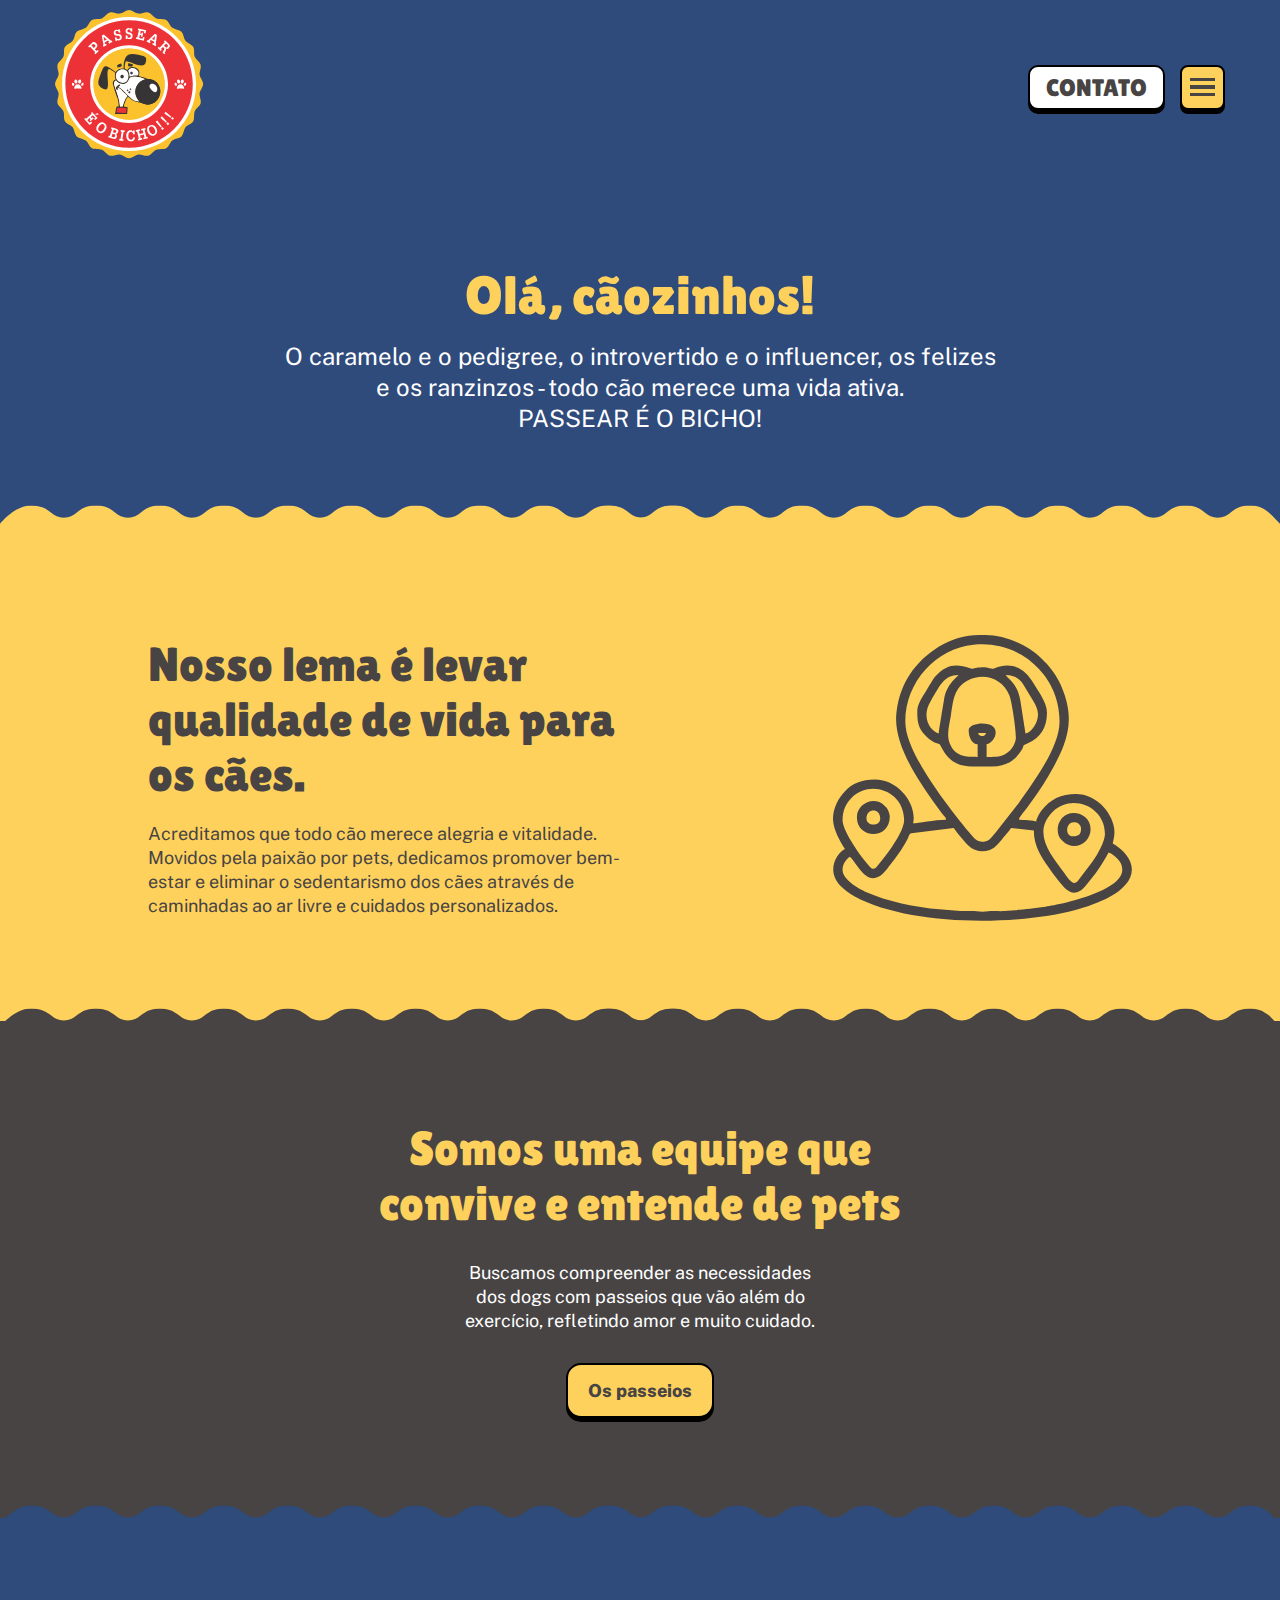
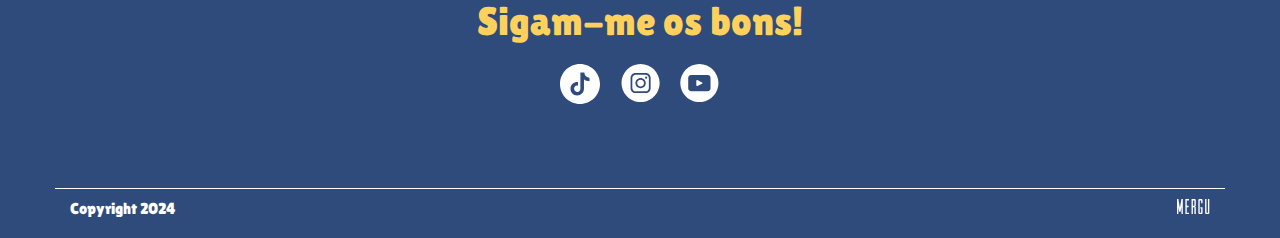
<file: quem-somos.html>
<!DOCTYPE html>
<html lang="pt-br">
<head>
    <!-- Geral -->
    <meta charset="UTF-8">
    <meta http-equiv="X-UA-Compatible" content="IE=edge">
    <meta name="viewport" content="width=device-width, initial-scale=1.0">
    <meta http-equiv="x-ua-compatible" content="ie=edge">
    <title>Passear é o bicho! - Sobre nós</title>
    <meta name="description" content="Passeios caninos em Recife">

    <!-- favicon -->
    <link rel="shortcut icon" href="favicon/favicon-16x16.png" type="image/x-icon">
    <link rel="shortcut icon" href="favicon/favicon.ico" type="image/x-icon">
    <link rel="shortcut icon" href="favicon/favicon-32x32.png" type="image/x-icon">
    <link rel="shortcut icon" href="favicon/android-chrome-192x192.png" type="image/x-icon">
    <link rel="shortcut icon" href="favicon/android-chrome-512x512.png" type="image/x-icon">
   
    <link rel="preload" href="./css/style.min.css" as="style">
    <link rel="stylesheet" href="./css/style.min.css">

    <!-- Fonts -->
    <link rel="preconnect" href="https://fonts.googleapis.com">
    <link rel="preconnect" href="https://fonts.gstatic.com" crossorigin>
    <link href="https://fonts.googleapis.com/css2?family=Lilita+One&family=Public+Sans:ital,wght@0,100;0,200;0,300;0,400;0,500;0,600;0,700;0,800;0,900;1,100;1,200;1,300;1,400;1,500;1,600;1,700;1,800;1,900&display=swap" rel="stylesheet">



 
<body>

    <header class="header-bg" id="quem-somos-header">
        
        <nav class="header-nav container" id="nav" aria-label="primaria">
        
    <a href="index.html" class="logo-passear-link">
        <svg width="130" height="130" viewBox="0 0 69 69" fill="none" xmlns="http://www.w3.org/2000/svg">
            <path d="M68.1619 34.0763C68.1619 35.5563 66.6727 36.916 66.4877 38.3497C66.3027 39.8019 67.3756 41.5039 67.0056 42.9006C66.6264 44.3159 64.8412 45.2501 64.2862 46.5913C63.722 47.9418 64.3232 49.8657 63.5925 51.1237C62.8617 52.3817 60.9008 52.8257 60.0128 53.9819C59.1248 55.1381 59.2081 57.1453 58.1721 58.1813C57.1453 59.2081 55.1289 59.1248 53.9727 60.0128C52.8257 60.9008 52.3817 62.8617 51.1237 63.6017C49.8657 64.3232 47.9418 63.722 46.5913 64.2862C45.2501 64.8412 44.3159 66.6264 42.9006 67.0056C41.5039 67.3756 39.8019 66.3027 38.3497 66.4877C36.916 66.6727 35.5563 68.1619 34.0763 68.1619C32.5963 68.1619 31.2366 66.6727 29.8121 66.4877C28.3507 66.3027 26.6487 67.3756 25.252 67.0056C23.8368 66.6264 22.9025 64.8412 21.5613 64.2862C20.2108 63.722 18.2869 64.3232 17.0289 63.6017C15.7709 62.8617 15.3269 60.9008 14.18 60.0128C13.0237 59.1248 11.0073 59.2081 9.98055 58.1721C8.94457 57.1453 9.02782 55.1381 8.13984 53.9727C7.25185 52.8257 5.29089 52.3817 4.56016 51.1237C3.82942 49.8657 4.43066 47.9418 3.86642 46.5913C3.31143 45.2501 1.52622 44.3159 1.14698 42.9006C0.776984 41.5039 1.84996 39.8019 1.66497 38.3497C1.47997 36.916 0 35.5563 0 34.0763C0 32.5963 1.47997 31.2366 1.66497 29.8121C1.84996 28.3507 0.776984 26.6487 1.14698 25.252C1.52622 23.8368 3.31143 22.9025 3.86642 21.5613C4.43066 20.2108 3.82942 18.2869 4.56016 17.0289C5.29089 15.7709 7.25185 15.3269 8.13984 14.18C9.02782 13.0237 8.94457 11.0073 9.98055 9.98055C11.0073 8.94457 13.0237 9.02782 14.18 8.13984C15.3269 7.25185 15.7709 5.29089 17.0382 4.56016C18.2869 3.82942 20.2108 4.43066 21.5613 3.86642C22.9025 3.31143 23.8368 1.52622 25.252 1.14698C26.6487 0.776984 28.3507 1.84996 29.8121 1.66497C31.2366 1.47997 32.5963 0 34.0763 0C35.5563 0 36.916 1.47997 38.3497 1.66497C39.8019 1.84996 41.5039 0.776984 42.9006 1.14698C44.3159 1.52622 45.2501 3.31143 46.5913 3.86642C47.9418 4.43066 49.8657 3.82942 51.1237 4.56016C52.3817 5.29089 52.8257 7.25185 53.9819 8.13984C55.1381 9.02782 57.1453 8.94457 58.1721 9.98055C59.2081 11.0073 59.1248 13.0237 60.0128 14.18C60.9008 15.3269 62.8617 15.7709 63.6017 17.0382C64.3232 18.2869 63.722 20.2108 64.2862 21.5613C64.8412 22.9025 66.6264 23.8368 67.0056 25.252C67.3756 26.6487 66.3027 28.3507 66.4877 29.8121C66.6727 31.2366 68.1619 32.5963 68.1619 34.0763Z" fill="#FBC22D"/>
            <path d="M34.0764 64.9151C17.0752 64.9151 3.24673 51.0774 3.24673 34.0763C3.24673 17.0751 17.0752 3.24664 34.0764 3.24664C51.0775 3.24664 64.9152 17.0751 64.9152 34.0763C64.9152 51.0774 51.0775 64.9151 34.0764 64.9151ZM34.0764 17.6949C25.0393 17.6949 17.6949 25.0392 17.6949 34.0763C17.6949 43.1133 25.0393 50.4669 34.0764 50.4669C43.1134 50.4669 50.467 43.1133 50.467 34.0763C50.467 25.0392 43.1134 17.6949 34.0764 17.6949Z" fill="#FEFEFE"/>
            <path d="M34.0764 63.3889C17.917 63.3889 4.76375 50.2449 4.76375 34.0762C4.76375 17.9168 17.917 4.76355 34.0764 4.76355C50.2451 4.76355 63.3891 17.9168 63.3891 34.0762C63.3891 50.2449 50.2451 63.3889 34.0764 63.3889ZM34.0764 16.1686C24.2069 16.1686 16.1688 24.2067 16.1688 34.0762C16.1688 43.955 24.2069 51.9838 34.0764 51.9838C43.9552 51.9838 51.984 43.955 51.984 34.0762C51.984 24.2067 43.9552 16.1686 34.0764 16.1686Z" fill="#ED3237"/>
            <path d="M34.0764 50.4577C43.1287 50.4577 50.4671 43.1235 50.4671 34.0763C50.4671 25.0291 43.1287 17.6949 34.0764 17.6949C25.0241 17.6949 17.6858 25.0291 17.6858 34.0763C17.6858 43.1235 25.0241 50.4577 34.0764 50.4577Z" fill="#FBC22D"/>
            <path d="M56.1372 33.0217C56.2297 33.5397 56.6181 33.9097 56.9974 33.845C57.3766 33.771 57.6079 33.29 57.5061 32.772C57.4136 32.254 57.0344 31.884 56.6551 31.9488C56.2759 32.0228 56.0447 32.5038 56.1372 33.0217Z" fill="#FEFEFE"/>
            <path d="M57.8577 32.7721C57.7652 33.2901 57.9964 33.7711 58.3757 33.8451C58.7549 33.9098 59.1434 33.5398 59.2359 33.0218C59.3284 32.5038 59.0972 32.0229 58.7179 31.9489C58.3387 31.8841 57.9594 32.2448 57.8577 32.7721Z" fill="#FEFEFE"/>
            <path d="M59.3376 33.9838C59.1711 34.3445 59.2544 34.7423 59.5134 34.8533C59.7816 34.9735 60.1239 34.7793 60.2903 34.4185C60.4568 34.0485 60.3736 33.66 60.1146 33.5398C59.8464 33.4195 59.4949 33.6138 59.3376 33.9838Z" fill="#FEFEFE"/>
            <path d="M56.0169 33.956C56.2019 34.3075 56.1371 34.7053 55.8874 34.8348C55.6284 34.9735 55.2676 34.7978 55.0826 34.4463C54.8976 34.0855 54.9531 33.6971 55.2121 33.5583C55.4711 33.4196 55.8319 33.6046 56.0169 33.956Z" fill="#FEFEFE"/>
            <path d="M59.3932 35.7136C59.6892 36.5183 58.3942 36.1021 57.7189 36.1021C57.0992 36.1021 55.7672 36.5183 56.0447 35.7136C56.3685 34.7978 56.794 34.1596 57.7189 34.1596C58.6439 34.1596 59.0139 34.7423 59.3932 35.7136Z" fill="#FEFEFE"/>
            <path d="M18.6014 20.3126L18.1112 19.7946L18.4997 19.4246L16.1225 16.9272L15.7247 17.2971L15.2437 16.7884L16.8439 15.2622C17.1584 14.9662 17.4822 14.7904 17.8244 14.7442C18.1574 14.6979 18.5367 14.8829 18.9437 15.3177C19.3506 15.7432 19.5356 16.1224 19.4986 16.4647C19.4709 16.8069 19.2859 17.1399 18.9437 17.4636L18.3702 18.0094L19.1379 18.8141L19.6281 18.3516L20.1184 18.8696L18.6014 20.3126ZM16.7607 16.3167L17.8892 17.5006L18.2314 17.1769C18.4442 16.9734 18.5737 16.7792 18.6107 16.5942C18.6569 16.3999 18.5644 16.1964 18.3424 15.9652C18.0834 15.6969 17.8707 15.5767 17.6949 15.6229C17.5099 15.6599 17.3064 15.7987 17.0752 16.0207L16.7607 16.3167ZM22.3568 16.9364L22.0053 16.3167L22.3106 16.1409L21.5059 11.812L22.4308 11.2848L25.77 14.1522L26.066 13.9857L26.4175 14.6054L24.8728 15.4934L24.5213 14.8737L24.9838 14.6054L24.3548 14.069L22.8656 14.9199L23.0228 15.7339L23.4761 15.4749L23.8368 16.0854L22.3568 16.9364ZM22.7083 14.1985L23.7998 13.5695L22.3291 12.2652L22.7083 14.1985ZM27.8605 14.2447L27.4997 12.6537L28.2305 12.478C28.323 12.8572 28.4525 13.107 28.6282 13.2365C28.804 13.3752 29.0445 13.403 29.3404 13.329C29.5069 13.292 29.6364 13.1995 29.7567 13.0515C29.8677 12.9127 29.9047 12.7462 29.8584 12.5612C29.7937 12.2467 29.6549 12.0525 29.4514 11.9878C29.2572 11.9138 28.952 11.8768 28.545 11.8583C28.138 11.8398 27.8142 11.7658 27.583 11.6363C27.3425 11.4975 27.176 11.22 27.0742 10.7853C26.9725 10.3413 27.0187 9.97129 27.213 9.66605C27.4072 9.37006 27.694 9.17581 28.064 9.09256C28.4987 8.99081 28.8595 9.08331 29.1462 9.36081L29.1554 9.35156L29.0722 8.97231L29.7844 8.80582L30.1267 10.295L29.3867 10.4615C29.2942 10.1378 29.1739 9.92504 29.0167 9.8048C28.8595 9.68455 28.6467 9.6568 28.3785 9.7123C27.953 9.81405 27.7865 10.0638 27.879 10.4708C27.9345 10.7113 28.0455 10.85 28.212 10.887C28.3692 10.9333 28.6745 10.9703 29.1184 11.0073C29.5624 11.0443 29.9047 11.1368 30.1544 11.3033C30.4042 11.4605 30.5799 11.7565 30.6817 12.2005C30.7464 12.4872 30.7464 12.7555 30.6817 12.996C30.6169 13.2365 30.4967 13.44 30.3209 13.6065C30.1452 13.7637 29.9417 13.8655 29.7012 13.9302C29.4422 13.9857 29.2109 14.0042 29.026 13.9765C28.841 13.958 28.656 13.8562 28.4895 13.6897L28.4802 13.699L28.5727 14.0875L27.8605 14.2447ZM32.5501 13.3105L32.5039 11.6733L33.2624 11.6548C33.2716 12.034 33.3549 12.3115 33.4936 12.478C33.6416 12.6445 33.8729 12.7185 34.1781 12.7092C34.3446 12.7092 34.4926 12.6445 34.6406 12.5242C34.7793 12.404 34.8533 12.2467 34.8441 12.0618C34.8348 11.738 34.7423 11.516 34.5573 11.4143C34.3816 11.3125 34.0948 11.2015 33.6971 11.109C33.2994 11.0165 32.9941 10.8778 32.7906 10.6928C32.5871 10.517 32.4761 10.2025 32.4669 9.75855C32.4576 9.30531 32.5779 8.95381 32.8276 8.69482C33.0774 8.44507 33.3919 8.31558 33.7804 8.29708C34.2243 8.28783 34.5573 8.44507 34.7793 8.77807H34.7978L34.7886 8.38958L35.5193 8.37108L35.5563 9.89729L34.7978 9.91579C34.7793 9.57355 34.6961 9.33306 34.5666 9.18506C34.4371 9.03706 34.2428 8.97231 33.9654 8.97231C33.5306 8.99081 33.3086 9.20356 33.3271 9.6198C33.3271 9.8603 33.4104 10.0175 33.5584 10.0915C33.7064 10.1655 33.9931 10.2673 34.4186 10.3875C34.8533 10.517 35.1678 10.6743 35.3806 10.887C35.5933 11.0905 35.7043 11.4143 35.7228 11.8768C35.7228 12.1635 35.6766 12.4225 35.5563 12.6537C35.4453 12.8757 35.2881 13.0515 35.0846 13.1717C34.8811 13.292 34.6591 13.3567 34.4093 13.366C34.1411 13.3752 33.9191 13.3475 33.7434 13.2827C33.5584 13.218 33.4011 13.0885 33.2716 12.8942H33.2624L33.2716 13.292L32.5501 13.3105ZM37.1843 13.255L37.3415 12.552L37.8318 12.6722L38.6088 9.30531L38.1185 9.19431L38.2758 8.50982L41.9387 9.35156L41.6057 10.7668L40.8935 10.6003L41.06 9.86955L39.469 9.49955L39.1637 10.8038L39.7835 10.9518L39.9315 10.295L40.5882 10.443L40.1442 12.3762L39.4875 12.2282L39.6355 11.5993L39.0158 11.4605L38.692 12.8665L40.283 13.2365L40.4865 12.3762L41.1987 12.5427L40.838 14.0967L37.1843 13.255ZM42.1237 14.4852L42.4474 13.847L42.7619 14.0135L45.9531 10.9795L46.9058 11.4698L46.3139 15.8264L46.6191 15.9837L46.2954 16.6219L44.7044 15.8079L45.0374 15.1697L45.5091 15.4194L45.6201 14.5962L44.0846 13.8192L43.4927 14.3835L43.9644 14.6239L43.6407 15.2622L42.1237 14.4852ZM44.6119 13.2827L45.7311 13.8562L46.0271 11.9138L44.6119 13.2827ZM47.2111 17.4636L47.7106 16.9457L48.0991 17.3156L50.4855 14.8182L50.0878 14.4482L50.5688 13.9395L52.28 15.5674C52.6037 15.8819 52.798 16.1779 52.8535 16.4832C52.909 16.7792 52.7425 17.1306 52.354 17.5376C52.1227 17.7781 51.8822 17.9076 51.614 17.9261C51.355 17.9539 51.1145 17.8799 50.8925 17.7041L50.874 17.7134C51.0405 17.8984 51.1053 18.0926 51.0683 18.2961C51.0313 18.5089 50.9295 18.7586 50.763 19.0546L50.467 19.5818L50.7723 19.8593L50.2728 20.3773L49.4495 19.5818L50.134 18.3609C50.245 18.1759 50.3098 18.0094 50.3098 17.8614C50.319 17.7134 50.2543 17.5746 50.1155 17.4359L49.6345 16.9827L48.7373 17.9261L49.1165 18.2869L48.6263 18.8049L47.2111 17.4636ZM51.1145 15.4287L50.1248 16.4647L50.615 16.9364C51.0128 17.3156 51.3828 17.3249 51.725 16.9734C52.0487 16.6312 52.0395 16.3074 51.6972 15.9837L51.1145 15.4287Z" fill="#FEFEFE"/>
            <path d="M8.92614 33.0217C9.01864 33.5397 9.40713 33.9097 9.78638 33.845C10.1656 33.771 10.3969 33.29 10.3044 32.772C10.2026 32.254 9.82337 31.884 9.44413 31.9488C9.06489 32.0228 8.83364 32.5038 8.92614 33.0217Z" fill="#FEFEFE"/>
            <path d="M10.656 32.7721C10.5542 33.2901 10.7854 33.7711 11.1647 33.8451C11.5439 33.9098 11.9324 33.5398 12.0249 33.0218C12.1267 32.5038 11.8954 32.0229 11.5162 31.9489C11.1369 31.8841 10.7484 32.2448 10.656 32.7721Z" fill="#FEFEFE"/>
            <path d="M12.1266 33.9838C11.9601 34.3445 12.0433 34.7423 12.3116 34.8533C12.5706 34.9735 12.9221 34.7793 13.0793 34.4185C13.2458 34.0485 13.1626 33.66 12.9036 33.5398C12.6353 33.4195 12.2931 33.6138 12.1266 33.9838Z" fill="#FEFEFE"/>
            <path d="M8.80595 33.956C8.99095 34.3075 8.93545 34.7053 8.67645 34.8348C8.41746 34.9735 8.05672 34.7978 7.87172 34.4463C7.68672 34.0855 7.74222 33.6971 8.00122 33.5583C8.26021 33.4196 8.62095 33.6046 8.80595 33.956Z" fill="#FEFEFE"/>
            <path d="M12.1821 35.7136C12.4874 36.5183 11.1832 36.1021 10.5079 36.1021C9.88818 36.1021 8.5562 36.5183 8.84295 35.7136C9.15744 34.7978 9.58293 34.1596 10.5079 34.1596C11.4329 34.1596 11.8121 34.7423 12.1821 35.7136Z" fill="#FEFEFE"/>
            <path fill-rule="evenodd" clip-rule="evenodd" d="M28.7115 40.5327C28.6745 40.1535 28.8318 39.321 28.952 39.2655C28.7208 38.1277 27.9068 36.4998 27.5646 35.473C27.0928 34.0301 26.7506 33.0496 28.0826 32.4021C28.5543 33.2901 30.1638 34.2798 31.8195 34.0116C33.2162 33.7896 33.7527 32.7629 34.1689 31.6436C34.8349 29.8492 40.2831 31.1164 41.4578 31.8564C41.0785 32.1616 38.2851 32.8461 37.2399 35.8985C36.3981 38.3405 37.4341 39.6725 37.9244 40.8657C38.1094 41.3282 38.5071 41.7814 38.7106 42.0959C35.9264 40.6067 34.7794 40.1072 32.652 38.2572C32.1895 37.2953 29.5163 35.0753 28.545 35.3158C28.6838 35.5933 29.359 35.9448 29.655 36.1483C30.2378 36.5275 30.469 36.768 30.9315 37.212C33.8914 40.1257 33.5862 39.0527 32.4855 40.7177C31.9767 41.4762 31.3015 43.5019 31.098 44.4176L29.914 44.3899C29.7383 43.5481 29.6828 42.5399 29.5163 41.7259C29.3498 40.9027 29.1093 40.0147 28.952 39.247C28.7763 39.469 28.6838 40.246 28.7115 40.5327C28.9335 40.9582 29.4053 43.8071 29.2943 44.3436L28.4063 44.3899C27.7311 45.6663 28.0271 47.0538 27.5461 47.8215H33.17C33.1607 47.7383 33.17 47.6366 33.1977 47.5256C33.2994 47.1093 33.4012 45.2501 33.4012 44.7321L31.6437 44.3991C31.727 43.6036 32.1247 42.8266 32.356 42.0774C32.6982 40.9767 33.1422 40.6252 33.5769 39.9315C34.4742 40.4772 35.0292 41.4577 36.6941 41.9849C38.4053 42.5769 38.1464 42.5029 39.7188 42.7896C40.4773 42.9284 42.4105 44.1771 44.9635 42.8729C47.1002 41.7907 49.0426 38.9602 48.3304 36.102C47.1927 31.5326 43.169 31.8749 42.4568 31.6344C41.8463 31.4401 41.3838 31.1349 40.6068 30.9406C39.8946 30.7649 39.1361 30.6354 38.5533 30.3486C39.0621 28.7022 38.9048 27.4442 37.1936 26.584C36.4814 26.2325 35.6304 26.0752 34.7979 26.325C33.6694 26.658 33.8359 27.0187 33.1977 27.6015L32.1155 27.0742C31.986 25.9827 32.1802 24.401 32.5872 23.587C33.4752 23.6888 35.0107 24.142 35.8154 24.4565C36.8791 24.882 39.8113 25.918 40.875 25.2705C41.2265 25.0485 41.6335 24.6045 41.7723 24.031C42.1608 22.4586 41.9943 21.6723 40.6623 21.1913C39.0713 20.6178 35.2974 19.7299 33.7342 20.5716C32.8277 21.0526 32.2912 21.9406 31.9767 23.069C31.5975 24.438 31.505 25.4185 31.5882 26.8892C29.7753 26.7597 29.0908 27.139 28.1011 28.2489C28.0918 28.2674 28.0641 28.2952 28.0548 28.3137C28.0363 28.3322 28.0086 28.3507 27.9993 28.3692L27.8791 28.4894C27.1298 28.0362 25.8163 26.9725 24.8451 26.4822C23.0969 25.585 22.6159 25.7052 21.8112 27.3887C21.2377 28.5727 20.8492 29.7659 20.396 31.0886C19.6097 33.4196 19.6652 34.9366 21.8944 36.1298C22.3662 36.3888 23.3466 36.7773 23.8739 36.3703C25.1966 35.3435 23.4576 28.7299 24.5121 27.4257C24.9931 26.8245 25.6869 27.5645 26.1401 27.842C26.7413 28.1934 27.2131 28.4617 27.6941 28.8779C27.4813 30.3671 27.4721 30.5059 27.8791 31.8564C27.2871 32.4946 26.2511 32.4854 26.7506 34.4648C27.0743 35.769 28.1936 39.2747 28.7115 40.5327Z" fill="#373435"/>
            <path fill-rule="evenodd" clip-rule="evenodd" d="M29.8955 47.8216C29.6828 47.8123 29.47 47.8031 29.2573 47.7938C29.0168 47.7846 28.8225 47.7938 28.656 47.8216H29.8955Z" fill="#B38048"/>
            <path fill-rule="evenodd" clip-rule="evenodd" d="M29.5162 41.7259C29.6827 42.5399 29.7382 43.5481 29.914 44.3899L31.0979 44.4176C31.3014 43.5019 31.9767 41.4762 32.4854 40.7177C33.5861 39.0527 33.8914 40.1257 30.9315 37.212C30.469 36.768 30.2377 36.5275 29.655 36.1483C29.359 35.9448 28.619 35.5655 28.4803 35.2788C29.7382 35.029 32.7074 38.322 33.7249 39.4135C35.3621 41.0784 36.2038 41.7722 38.7105 42.0959C38.507 41.7814 38.1093 41.3282 37.9243 40.8657C37.4341 39.6725 36.3981 38.3405 37.2398 35.8985C38.2851 32.8461 41.0785 32.1616 41.4577 31.8564C40.246 31.0979 34.8349 29.8584 34.1689 31.6436C33.7526 32.7628 33.2162 33.7896 31.8194 34.0116C30.1637 34.2798 28.5542 33.2901 28.0825 32.4021C26.7505 33.0496 27.0928 34.0301 27.5645 35.473C27.916 36.5368 28.434 38.0722 28.8595 39.4135C28.8687 39.432 28.8687 39.4505 28.878 39.469C29.174 40.4032 29.4145 41.2264 29.5162 41.7259Z" fill="#FEFEFE"/>
            <path fill-rule="evenodd" clip-rule="evenodd" d="M30.1822 27.4257C27.398 28.2212 27.435 31.7547 29.2757 32.9109C31.4587 34.2799 34.1596 33.4381 33.7526 29.7197C33.5769 28.1102 32.0507 26.8985 30.1822 27.4257Z" fill="#FEFEFE"/>
            <path fill-rule="evenodd" clip-rule="evenodd" d="M34.2984 30.6446C34.8441 30.4689 35.2789 30.3024 35.9079 30.2099C36.4258 30.1266 37.7023 30.2561 38.0261 30.0712C38.3221 29.9047 39.0158 28.5079 37.3046 27.2222C36.3056 26.473 34.7239 26.5285 34.0486 27.3887C33.5122 28.0639 33.6787 27.9437 33.9931 28.7299C34.2429 29.3774 34.2059 29.9324 34.2984 30.6446Z" fill="#FEFEFE"/>
            <path fill-rule="evenodd" clip-rule="evenodd" d="M28.2675 47.1833C29.7382 47.2388 31.2367 47.5255 32.7444 47.3683C32.8924 46.7301 32.9571 45.7681 32.8369 45.1021C32.0877 44.9448 29.4145 44.8524 28.6467 44.9726C28.508 45.7033 28.2582 46.3971 28.2675 47.1833Z" fill="#ED3237"/>
            <path fill-rule="evenodd" clip-rule="evenodd" d="M43.6499 33.2068C41.6057 33.9376 43.9274 36.9808 45.8699 36.324C47.8216 35.6488 45.5924 32.5131 43.6499 33.2068Z" fill="#FEFEFE"/>
            <path fill-rule="evenodd" clip-rule="evenodd" d="M35.5379 25.9827C35.7507 25.6497 35.7877 25.5295 35.8524 25.0392C35.4547 24.734 34.2244 24.438 33.6694 24.438C33.6787 24.993 33.4474 25.6867 33.8544 25.881C34.1319 26.0105 35.2419 26.0475 35.5379 25.9827Z" fill="#373435"/>
            <path fill-rule="evenodd" clip-rule="evenodd" d="M28.6006 25.4648L28.7578 26.399C29.6735 26.3898 30.0898 26.0105 30.8113 25.8255L30.432 24.6046C29.7568 24.6508 29.0075 25.1133 28.6006 25.4648Z" fill="#373435"/>
            <path fill-rule="evenodd" clip-rule="evenodd" d="M30.6354 29.8862C29.5532 30.2932 30.2377 31.7824 31.2089 31.3661C32.1062 30.9869 31.5882 29.5439 30.6354 29.8862Z" fill="#373435"/>
            <path d="M42.6602 43.5481C45.8326 43.5481 48.4043 40.9018 48.4043 37.6375C48.4043 34.3731 45.8326 31.7269 42.6602 31.7269C39.4878 31.7269 36.9161 34.3731 36.9161 37.6375C36.9161 40.9018 39.4878 43.5481 42.6602 43.5481Z" fill="#373435"/>
            <path fill-rule="evenodd" clip-rule="evenodd" d="M46.4064 34.6775C47.7846 36.0465 46.9336 39.3395 44.5102 36.9253C41.9572 34.3908 44.7322 33.0126 46.4064 34.6775Z" fill="#FEFEFE"/>
            <path d="M34.6777 36.6756C34.8003 36.6756 34.8997 36.568 34.8997 36.4351C34.8997 36.3023 34.8003 36.1946 34.6777 36.1946C34.5551 36.1946 34.4557 36.3023 34.4557 36.4351C34.4557 36.568 34.5551 36.6756 34.6777 36.6756Z" fill="#373435" stroke="#373435" stroke-width="0.318049"/>
            <path d="M33.4197 37.2029C33.5423 37.2029 33.6417 37.0952 33.6417 36.9624C33.6417 36.8296 33.5423 36.7219 33.4197 36.7219C33.2971 36.7219 33.1977 36.8296 33.1977 36.9624C33.1977 37.0952 33.2971 37.2029 33.4197 37.2029Z" fill="#373435" stroke="#373435" stroke-width="0.318049"/>
            <path d="M34.1967 38.2111C34.3755 38.2111 34.5205 38.0496 34.5205 37.8504C34.5205 37.6511 34.3755 37.4896 34.1967 37.4896C34.0179 37.4896 33.873 37.6511 33.873 37.8504C33.873 38.0496 34.0179 38.2111 34.1967 38.2111Z" fill="#373435" stroke="#373435" stroke-width="0.318049"/>
            <path d="M29.5994 34.6221C29.5809 34.6591 27.6755 35.8615 28.6097 36.3703" stroke="#373435" stroke-width="0.727219" stroke-linecap="round" stroke-linejoin="round"/>
            <path d="M35.1956 29.6179C35.5327 29.6179 35.8061 29.3446 35.8061 29.0075C35.8061 28.6703 35.5327 28.397 35.1956 28.397C34.8584 28.397 34.5851 28.6703 34.5851 29.0075C34.5851 29.3446 34.8584 29.6179 35.1956 29.6179Z" fill="#373435"/>
            <path d="M13.4215 50.134L13.958 49.6622L14.291 50.0322L16.8625 47.729L16.5295 47.359L17.0475 46.8873L19.5542 49.6807L18.4719 50.652L17.9817 50.1062L18.5367 49.6067L17.4452 48.3857L16.4555 49.2737L16.8717 49.7455L17.3712 49.3015L17.8152 49.801L16.3445 51.1237L15.9005 50.6242L16.3815 50.1987L15.956 49.727L14.8737 50.689L15.9652 51.9099L16.622 51.3179L17.1122 51.8637L15.9282 52.9274L13.4215 50.134ZM20.1924 48.0898L18.8142 48.1823L18.4627 47.7845L19.6096 47.4423L20.1924 48.0898ZM19.9334 56.2758C19.5634 56.0168 19.2952 55.7116 19.1472 55.3509C18.9992 54.9809 18.9622 54.5924 19.0362 54.1854C19.1102 53.7691 19.2859 53.3621 19.5634 52.9552C19.8316 52.5574 20.1554 52.2429 20.5161 52.0117C20.8676 51.7897 21.2469 51.6787 21.6446 51.6879C22.0423 51.6972 22.4216 51.8267 22.8008 52.0857C23.1708 52.3354 23.4298 52.6499 23.5778 53.0107C23.7351 53.3806 23.7628 53.7691 23.6888 54.1761C23.6148 54.5924 23.4298 54.9994 23.1523 55.4156C22.8748 55.8134 22.5603 56.1278 22.2088 56.3498C21.8481 56.5718 21.4781 56.6828 21.0896 56.6736C20.7011 56.6643 20.3126 56.5348 19.9334 56.2758ZM20.3404 55.6839C20.6919 55.9243 21.0434 55.9706 21.3949 55.8041C21.7556 55.6469 22.0886 55.3416 22.3938 54.8884C22.7083 54.4259 22.8748 54.0004 22.8933 53.6119C22.9118 53.2234 22.7453 52.9089 22.3938 52.6684C22.0516 52.4372 21.7001 52.3909 21.3394 52.5574C20.9786 52.7147 20.6456 53.0199 20.3311 53.4824C20.0259 53.9356 19.8594 54.3519 19.8409 54.7496C19.8224 55.1381 19.9889 55.4526 20.3404 55.6839ZM26.4638 56.9048L26.0198 58.2831L26.5748 58.4588C26.8615 58.5513 27.0927 58.5698 27.2685 58.5235C27.435 58.468 27.5645 58.3016 27.657 58.0148C27.7587 57.7188 27.7402 57.5153 27.6292 57.3951C27.509 57.2748 27.3055 57.1731 27.028 57.0806L26.4638 56.9048ZM27.0742 54.9901L26.6673 56.2666L27.1297 56.4146C27.3887 56.4978 27.6015 56.5163 27.7772 56.4701C27.9622 56.4238 28.0917 56.2758 28.175 56.0168C28.2582 55.7579 28.2397 55.5729 28.1195 55.4526C27.9992 55.3324 27.8142 55.2306 27.5737 55.1566L27.0742 54.9901ZM24.4843 58.5328L24.7063 57.8576L25.1873 58.0056L26.2418 54.7219L25.7608 54.5739L25.9735 53.8986L27.8512 54.5091C28.3507 54.6664 28.7115 54.8514 28.9427 55.0734C29.174 55.2954 29.2202 55.6469 29.0537 56.1463C28.8595 56.7661 28.471 57.0251 27.9067 56.9326L27.8975 56.9511C28.1565 57.0436 28.3415 57.2193 28.4525 57.4783C28.5727 57.7466 28.582 58.0241 28.4895 58.32C28.2952 58.9028 28.027 59.2265 27.657 59.2913C27.2962 59.3468 26.8523 59.2913 26.3343 59.1248L24.4843 58.5328ZM29.5162 59.985L29.6272 59.282L30.1359 59.3653L30.6632 55.9521L30.1544 55.8688L30.2562 55.1751L32.1431 55.4711L32.0414 56.1648L31.5327 56.0816L31.0054 59.4948L31.5142 59.578L31.4032 60.281L29.5162 59.985ZM36.6293 55.3879L36.7126 57.1731L35.9171 57.2101C35.8986 56.8493 35.7876 56.5626 35.5933 56.3591C35.3898 56.1463 35.1308 56.0538 34.8163 56.0631C34.3908 56.0908 34.1041 56.2851 33.9376 56.6643C33.7711 57.0528 33.6971 57.5153 33.7249 58.0703C33.7434 58.5698 33.8729 58.9675 34.0949 59.2728C34.3261 59.5873 34.6406 59.7353 35.0568 59.7168C35.3158 59.6983 35.5378 59.5965 35.6951 59.3838C35.8616 59.1803 35.9448 58.9213 35.9448 58.616L36.7866 58.579C36.8051 58.9953 36.7218 59.3375 36.5553 59.615C36.3888 59.8833 36.1761 60.0868 35.8986 60.2163C35.6303 60.3458 35.3528 60.4105 35.0476 60.429C34.3539 60.4568 33.8081 60.2533 33.4196 59.8093C33.0311 59.3653 32.8184 58.7733 32.7906 58.0333C32.7629 57.5338 32.8184 57.0898 32.9479 56.6921C33.0774 56.2943 33.2809 55.9706 33.5676 55.7394C33.8544 55.5081 34.2151 55.3879 34.6313 55.3601C35.1678 55.3416 35.5748 55.5451 35.8616 55.9798V55.9891L35.8338 55.4249L36.6293 55.3879ZM38.285 60.0683L38.1185 59.3745L38.5995 59.2543L37.7578 55.9058L37.2768 56.0261L37.101 55.3509L39.025 54.8699L39.2008 55.5451L38.618 55.6931L38.9418 56.9881L40.6715 56.5626L40.3477 55.2584L39.7465 55.4156L39.58 54.7311L41.5225 54.2409L41.6982 54.9254L41.1987 55.0456L42.0312 58.394L42.5307 58.2738L42.7064 58.9675L40.764 59.4485L40.5882 58.764L41.1802 58.6068L40.838 57.2378L39.1083 57.6726L39.4505 59.0415L40.0332 58.8935L40.209 59.5873L38.285 60.0683ZM45.8976 57.5893C45.4999 57.8021 45.1021 57.8946 44.7136 57.8668C44.3159 57.8391 43.9552 57.6911 43.6222 57.4413C43.2892 57.1823 43.0024 56.8401 42.7712 56.4146C42.5307 55.9798 42.4012 55.5544 42.3642 55.1381C42.3272 54.7126 42.4012 54.3334 42.5862 53.9819C42.7712 53.6304 43.0672 53.3437 43.4649 53.1309C43.8627 52.9089 44.2512 52.8257 44.6489 52.8534C45.0374 52.8904 45.4074 53.0384 45.7404 53.2882C46.0641 53.5471 46.3509 53.8894 46.5914 54.3241C46.8226 54.7589 46.9613 55.1844 46.9983 55.6006C47.0261 56.0168 46.9521 56.3961 46.7763 56.7383C46.5914 57.0806 46.2954 57.3673 45.8976 57.5893ZM45.5554 56.9603C45.9254 56.7568 46.1289 56.4608 46.1474 56.0723C46.1659 55.6839 46.0456 55.2491 45.7774 54.7681C45.5091 54.2779 45.2131 53.9356 44.8709 53.7414C44.5379 53.5471 44.1772 53.5471 43.8072 53.7506C43.4372 53.9541 43.2429 54.2501 43.2152 54.6479C43.1967 55.0364 43.3262 55.4711 43.5944 55.9613C43.8534 56.4423 44.1494 56.7753 44.4916 56.9696C44.8339 57.1638 45.1854 57.1638 45.5554 56.9603ZM47.0446 50.837L49.0981 53.6396L48.6448 54.0096L46.3139 51.4382L47.0446 50.837ZM49.394 55.2029L48.7651 54.4259L49.4773 53.8431L50.1155 54.6201L49.394 55.2029ZM49.1721 48.8575L51.4753 51.4567L51.059 51.8637L48.4968 49.5235L49.1721 48.8575ZM51.9192 52.9829L51.2163 52.2707L51.873 51.6232L52.576 52.3354L51.9192 52.9829ZM50.8555 46.8503L53.5102 49.0795L53.1587 49.542L50.282 47.6088L50.8555 46.8503ZM54.1762 50.5317L53.3715 49.9305L53.9265 49.1905L54.7312 49.7917L54.1762 50.5317Z" fill="#FEFEFE"/>
            </svg>
    </a>


    <div class="nav-btn">

        <a href="#" class="btn-contato link-btn-contato">contato</a>


    <button aria-label="Abrir Menu" data-menu="btn-mobile" aria-haspopup="true" aria-controls="menu" aria-expanded="false">
            
        <div id="hamburguer">
            <div class="hamburguer-span"></div>
            <div class="hamburguer-span"></div>
            <div class="hamburguer-span"></div>
        </div> 
        
    </button>
    </div>


            <ul class="font-menu-links" data-menu="list" id="menu">

                <li><a href="index.html" class="cor-line">Home</a></li>
                <li><a href="quem-somos.html" class="cor-line">Sobre nós</a></li>
                <li><a href="passeios.html" class="cor-line">Passeios</a></li>
                <li><a href="locais.html" class="cor-line">Locais</a></li>
                
                
                
                <li><a href="#" class="cor-id-1 a-contato-mobile">Contato</a></li>


            </ul>
        
    
    </nav>

    </header>


    <div data-header-fixo='header-fixo-bg-js' class="header-fixo-bg">
       
        <div class="header-fixo container">
            
        <div>
            <buttom aria-label="Abrir Menu" data-menu="btn-mobile-fixo" aria-haspopup="true" aria-controls="menu" aria-expanded="false">
                    
                <div id="hamburguer">
                    <div class="hamburguer-span"></div>
                    <div class="hamburguer-span"></div>
                    <div class="hamburguer-span"></div>
                </div> 
                
            </buttom>
        </div>
        
        
                    <ul class="font-menu-links" data-menu="list-fixo" id="menu-fixo">
        
                        <li><a href="index.html" class="cor-line">Home</a></li>
                        <li><a href="quem-somos.html" class="cor-line">Sobre nós</a></li>
                        <li><a href="passeios.html" class="cor-line">Passeios</a></li>
                        <li><a href="locais.html" class="cor-line">Locais</a></li>
                        
                        <li><a href="#" class="cor-id-1">Contato</a></li>
                        
        
        
                    </ul>
                
        </div>
   
    </div>



<main>
    <div class="introducao-quem-somos-bg">

        <div class="decorador-box-bottom">
            <svg width="917" height="30" viewBox="0 0 917 30" fill="none" xmlns="http://www.w3.org/2000/svg">
                <path d="M503 30V13.0962C503 13.0962 496.44 6.06606 495.152 5.07331C492.238 2.81803 488.599 0.0124311 481.307 0.0124311C474.022 0.0124311 470.383 2.81803 467.469 5.07331C466.181 6.06606 464.965 7.00485 463.538 7.6523C462.052 8.33212 460.426 8.64505 458.413 8.64505C456.399 8.64505 454.774 8.33212 453.288 7.6523C451.868 7.00485 450.645 6.06606 449.364 5.07331C446.442 2.81803 442.811 0.0124311 435.519 0.0124311C435.468 0.0124311 435.431 0.0124311 435.387 0.0124311C428.095 0.0124311 424.456 2.81803 421.542 5.07331C420.254 6.06606 419.039 7.00485 417.611 7.6523C416.132 8.33212 414.499 8.64505 412.486 8.64505C410.473 8.64505 408.847 8.33212 407.361 7.6523C405.941 7.00485 404.718 6.06606 403.437 5.07331C400.515 2.81803 396.884 0.0124311 389.592 0.0124311C382.3 0.0124311 378.661 2.81803 375.747 5.07331C374.459 6.06606 373.243 7.00485 371.816 7.6523C370.337 8.33212 368.704 8.64505 366.691 8.64505C364.677 8.64505 363.052 8.33212 361.566 7.6523C360.145 7.00485 358.93 6.06606 357.642 5.07331C354.72 2.81803 351.089 0.0124311 343.797 0.0124311C343.768 0.0124311 343.746 0.0124311 343.716 0.0124311C343.694 0.0124311 343.672 0.0124311 343.643 0.0178265C343.621 0.0178265 343.606 0.0178265 343.585 0.0178265C336.388 0.0501988 332.778 2.83422 329.872 5.07331C328.583 6.06606 327.368 7.00485 325.947 7.6523C324.461 8.33212 322.836 8.64505 320.822 8.64505C318.809 8.64505 317.176 8.33212 315.697 7.6523C314.27 7.00485 313.054 6.06606 311.766 5.07331C308.852 2.81803 305.213 0.0124311 297.921 0.0124311C290.629 0.0124311 286.998 2.81803 284.084 5.07331C282.795 6.06606 281.573 7.00485 280.152 7.6523C278.666 8.33212 277.041 8.64505 275.027 8.64505C273.014 8.64505 271.389 8.33212 269.902 7.6523C268.482 7.00485 267.259 6.06606 265.971 5.07331C263.057 2.81803 259.418 0.0124311 252.133 0.0124311C252.082 0.0124311 252.038 0.0124311 251.994 0.0124311C244.702 0.0124311 241.071 2.81803 238.157 5.07331C236.868 6.06606 235.646 7.00485 234.225 7.6523C232.739 8.33212 231.114 8.64505 229.1 8.64505C227.087 8.64505 225.462 8.33212 223.975 7.6523C222.555 7.00485 221.332 6.06606 220.044 5.07331C217.13 2.81803 213.498 0.0124311 206.206 0.0124311C198.914 0.0124311 195.276 2.81803 192.362 5.07331C191.073 6.06606 189.858 7.00485 188.43 7.6523C186.951 8.33212 185.318 8.64505 183.305 8.64505C181.292 8.64505 179.666 8.33212 178.18 7.6523C176.76 7.00485 175.537 6.06606 174.256 5.07331C171.335 2.81803 167.703 0.0124311 160.411 0.0124311C160.389 0.0124311 160.375 0.0124311 160.353 0.0124311C160.338 0.0124311 160.323 0.0124311 160.301 0.0124311C160.272 0.0178265 160.235 0.0178265 160.199 0.0178265C153.017 0.0555942 149.407 2.83422 146.508 5.07331C145.219 6.06606 144.004 7.00485 142.584 7.6523C141.097 8.33212 139.472 8.64505 137.459 8.64505C135.445 8.64505 133.813 8.33212 132.334 7.6523C130.906 7.00485 129.691 6.06606 128.402 5.07331C125.488 2.81803 121.85 0.0124311 114.557 0.0124311C107.265 0.0124311 103.634 2.81803 100.72 5.07331C99.4315 6.06606 98.2088 7.00485 96.7885 7.6523C95.3023 8.33212 93.6769 8.64505 91.6635 8.64505C89.6502 8.64505 88.0248 8.33212 86.5386 7.6523C85.1182 7.00485 83.8956 6.06606 82.607 5.07331C79.6931 2.81803 76.0544 0.0124311 68.7696 0.0124311C68.7184 0.0124311 68.6744 0.0124311 68.6305 0.0124311C61.3384 0.0124311 57.707 2.81803 54.7931 5.07331C53.5046 6.06606 52.2819 7.00485 50.8615 7.6523C49.3753 8.33212 47.75 8.64505 45.7366 8.64505C43.7232 8.64505 42.0979 8.33212 40.6116 7.6523C39.1913 7.00485 37.9686 6.06606 36.6801 5.07331C33.7662 2.81803 30.1201 0.298387 22.8427 0.0124311C10.4988 -0.467758 0 13.1232 0 13.1232L0 30H503Z" fill="#FED15C"/>
                <path d="M917 30V13.0962C917 13.0962 910.44 6.06606 909.152 5.07331C906.238 2.81803 902.599 0.0124311 895.307 0.0124311C888.022 0.0124311 884.383 2.81803 881.469 5.07331C880.181 6.06606 878.965 7.00485 877.538 7.6523C876.052 8.33212 874.426 8.64505 872.413 8.64505C870.399 8.64505 868.774 8.33212 867.288 7.6523C865.868 7.00485 864.645 6.06606 863.364 5.07331C860.442 2.81803 856.811 0.0124311 849.519 0.0124311C849.468 0.0124311 849.431 0.0124311 849.387 0.0124311C842.095 0.0124311 838.456 2.81803 835.542 5.07331C834.254 6.06606 833.039 7.00485 831.611 7.6523C830.132 8.33212 828.499 8.64505 826.486 8.64505C824.473 8.64505 822.847 8.33212 821.361 7.6523C819.941 7.00485 818.718 6.06606 817.437 5.07331C814.515 2.81803 810.884 0.0124311 803.592 0.0124311C796.3 0.0124311 792.661 2.81803 789.747 5.07331C788.459 6.06606 787.243 7.00485 785.816 7.6523C784.337 8.33212 782.704 8.64505 780.691 8.64505C778.677 8.64505 777.052 8.33212 775.566 7.6523C774.145 7.00485 772.93 6.06606 771.642 5.07331C768.72 2.81803 765.089 0.0124311 757.797 0.0124311C757.768 0.0124311 757.746 0.0124311 757.716 0.0124311C757.694 0.0124311 757.672 0.0124311 757.643 0.0178265C757.621 0.0178265 757.606 0.0178265 757.585 0.0178265C750.388 0.0501988 746.778 2.83422 743.872 5.07331C742.583 6.06606 741.368 7.00485 739.947 7.6523C738.461 8.33212 736.836 8.64505 734.822 8.64505C732.809 8.64505 731.176 8.33212 729.697 7.6523C728.27 7.00485 727.054 6.06606 725.766 5.07331C722.852 2.81803 719.213 0.0124311 711.921 0.0124311C704.629 0.0124311 700.998 2.81803 698.084 5.07331C696.795 6.06606 695.573 7.00485 694.152 7.6523C692.666 8.33212 691.041 8.64505 689.027 8.64505C687.014 8.64505 685.389 8.33212 683.902 7.6523C682.482 7.00485 681.259 6.06606 679.971 5.07331C677.057 2.81803 673.418 0.0124311 666.133 0.0124311C666.082 0.0124311 666.038 0.0124311 665.994 0.0124311C658.702 0.0124311 655.071 2.81803 652.157 5.07331C650.868 6.06606 649.646 7.00485 648.225 7.6523C646.739 8.33212 645.114 8.64505 643.1 8.64505C641.087 8.64505 639.462 8.33212 637.975 7.6523C636.555 7.00485 635.332 6.06606 634.044 5.07331C631.13 2.81803 627.498 0.0124311 620.206 0.0124311C612.914 0.0124311 609.276 2.81803 606.362 5.07331C605.073 6.06606 603.858 7.00485 602.43 7.6523C600.951 8.33212 599.318 8.64505 597.305 8.64505C595.292 8.64505 593.666 8.33212 592.18 7.6523C590.76 7.00485 589.537 6.06606 588.256 5.07331C585.335 2.81803 581.703 0.0124311 574.411 0.0124311C574.389 0.0124311 574.375 0.0124311 574.353 0.0124311C574.338 0.0124311 574.323 0.0124311 574.301 0.0124311C574.272 0.0178265 574.235 0.0178265 574.199 0.0178265C567.017 0.0555942 563.407 2.83422 560.508 5.07331C559.219 6.06606 558.004 7.00485 556.584 7.6523C555.097 8.33212 553.472 8.64505 551.459 8.64505C549.445 8.64505 547.813 8.33212 546.334 7.6523C544.906 7.00485 543.691 6.06606 542.402 5.07331C539.488 2.81803 535.85 0.0124311 528.557 0.0124311C521.265 0.0124311 517.634 2.81803 514.72 5.07331C513.432 6.06606 512.209 7.00485 510.788 7.6523C509.302 8.33212 507.677 8.64505 505.664 8.64505C503.65 8.64505 502.025 8.33212 500.539 7.6523C499.118 7.00485 497.896 6.06606 496.607 5.07331C493.693 2.81803 490.054 0.0124311 482.77 0.0124311C482.718 0.0124311 482.674 0.0124311 482.631 0.0124311C475.338 0.0124311 471.707 2.81803 468.793 5.07331C467.505 6.06606 466.282 7.00485 464.862 7.6523C463.375 8.33212 461.75 8.64505 459.737 8.64505C457.723 8.64505 456.098 8.33212 454.612 7.6523C453.191 7.00485 451.969 6.06606 450.68 5.07331C447.766 2.81803 444.12 0.298387 436.843 0.0124311C424.499 -0.467758 414 13.1232 414 13.1232V30H917Z" fill="#FED15C"/>
                </svg>
    
                
                
    
        </div>




     <div class="introducao-quem-somos container">

                    <h1 class="fontfont-titulo-ggl cor-id-1">Olá, cãozinhos!
                    </h1>

                    <p class="font-texto-m3-1-400">O caramelo e o pedigree, o introvertido e o influencer, os felizes e os ranzinzos -  todo cão merece uma vida ativa.
                        <br>PASSEAR É O BICHO!</p>
                     </div>


                  
    </div>


    <section class="missao-quem-somos-bg">
        
        <div class="missao-quem-somos container">
            <div class="missao-texto">
                <h2 class="fontfont-titulo-ggl-1 cor-4">Nosso lema é levar qualidade de vida para os cães.</h2>
                
                <p class="font-texto-m2 cor-4">Acreditamos que todo cão merece alegria e vitalidade. Movidos pela paixão por pets, dedicamos promover bem-estar e eliminar o sedentarismo dos cães através de caminhadas ao ar livre e cuidados personalizados.</p>
            </div>

            <div class="missao-img">
                <img src="img/img/img-quem-somos.svg" alt="">
                
            </div>

        </div>

    </section>


    <section class="equipe-quem-somos-bg">
       
     <div class="decorador-box-top">
        <svg width="917" height="30" viewBox="0 0 917 30" fill="none" xmlns="http://www.w3.org/2000/svg">
            <path d="M503 30V13.0962C503 13.0962 496.44 6.06606 495.152 5.07331C492.238 2.81803 488.599 0.0124311 481.307 0.0124311C474.022 0.0124311 470.383 2.81803 467.469 5.07331C466.181 6.06606 464.965 7.00485 463.538 7.6523C462.052 8.33212 460.426 8.64505 458.413 8.64505C456.399 8.64505 454.774 8.33212 453.288 7.6523C451.868 7.00485 450.645 6.06606 449.364 5.07331C446.442 2.81803 442.811 0.0124311 435.519 0.0124311C435.468 0.0124311 435.431 0.0124311 435.387 0.0124311C428.095 0.0124311 424.456 2.81803 421.542 5.07331C420.254 6.06606 419.039 7.00485 417.611 7.6523C416.132 8.33212 414.499 8.64505 412.486 8.64505C410.473 8.64505 408.847 8.33212 407.361 7.6523C405.941 7.00485 404.718 6.06606 403.437 5.07331C400.515 2.81803 396.884 0.0124311 389.592 0.0124311C382.3 0.0124311 378.661 2.81803 375.747 5.07331C374.459 6.06606 373.243 7.00485 371.816 7.6523C370.337 8.33212 368.704 8.64505 366.691 8.64505C364.677 8.64505 363.052 8.33212 361.566 7.6523C360.145 7.00485 358.93 6.06606 357.642 5.07331C354.72 2.81803 351.089 0.0124311 343.797 0.0124311C343.768 0.0124311 343.746 0.0124311 343.716 0.0124311C343.694 0.0124311 343.672 0.0124311 343.643 0.0178265C343.621 0.0178265 343.606 0.0178265 343.585 0.0178265C336.388 0.0501988 332.778 2.83422 329.872 5.07331C328.583 6.06606 327.368 7.00485 325.947 7.6523C324.461 8.33212 322.836 8.64505 320.822 8.64505C318.809 8.64505 317.176 8.33212 315.697 7.6523C314.27 7.00485 313.054 6.06606 311.766 5.07331C308.852 2.81803 305.213 0.0124311 297.921 0.0124311C290.629 0.0124311 286.998 2.81803 284.084 5.07331C282.795 6.06606 281.573 7.00485 280.152 7.6523C278.666 8.33212 277.041 8.64505 275.027 8.64505C273.014 8.64505 271.389 8.33212 269.902 7.6523C268.482 7.00485 267.259 6.06606 265.971 5.07331C263.057 2.81803 259.418 0.0124311 252.133 0.0124311C252.082 0.0124311 252.038 0.0124311 251.994 0.0124311C244.702 0.0124311 241.071 2.81803 238.157 5.07331C236.868 6.06606 235.646 7.00485 234.225 7.6523C232.739 8.33212 231.114 8.64505 229.1 8.64505C227.087 8.64505 225.462 8.33212 223.975 7.6523C222.555 7.00485 221.332 6.06606 220.044 5.07331C217.13 2.81803 213.498 0.0124311 206.206 0.0124311C198.914 0.0124311 195.276 2.81803 192.362 5.07331C191.073 6.06606 189.858 7.00485 188.43 7.6523C186.951 8.33212 185.318 8.64505 183.305 8.64505C181.292 8.64505 179.666 8.33212 178.18 7.6523C176.76 7.00485 175.537 6.06606 174.256 5.07331C171.335 2.81803 167.703 0.0124311 160.411 0.0124311C160.389 0.0124311 160.375 0.0124311 160.353 0.0124311C160.338 0.0124311 160.323 0.0124311 160.301 0.0124311C160.272 0.0178265 160.235 0.0178265 160.199 0.0178265C153.017 0.0555942 149.407 2.83422 146.508 5.07331C145.219 6.06606 144.004 7.00485 142.584 7.6523C141.097 8.33212 139.472 8.64505 137.459 8.64505C135.445 8.64505 133.813 8.33212 132.334 7.6523C130.906 7.00485 129.691 6.06606 128.402 5.07331C125.488 2.81803 121.85 0.0124311 114.557 0.0124311C107.265 0.0124311 103.634 2.81803 100.72 5.07331C99.4315 6.06606 98.2088 7.00485 96.7885 7.6523C95.3023 8.33212 93.6769 8.64505 91.6635 8.64505C89.6502 8.64505 88.0248 8.33212 86.5386 7.6523C85.1182 7.00485 83.8956 6.06606 82.607 5.07331C79.6931 2.81803 76.0544 0.0124311 68.7696 0.0124311C68.7184 0.0124311 68.6744 0.0124311 68.6305 0.0124311C61.3384 0.0124311 57.707 2.81803 54.7931 5.07331C53.5046 6.06606 52.2819 7.00485 50.8615 7.6523C49.3753 8.33212 47.75 8.64505 45.7366 8.64505C43.7232 8.64505 42.0979 8.33212 40.6116 7.6523C39.1913 7.00485 37.9686 6.06606 36.6801 5.07331C33.7662 2.81803 30.1201 0.298387 22.8427 0.0124311C10.4988 -0.467758 0 13.1232 0 13.1232L0 30H503Z" fill="#484444"/>
            <path d="M917 30V13.0962C917 13.0962 910.44 6.06606 909.152 5.07331C906.238 2.81803 902.599 0.0124311 895.307 0.0124311C888.022 0.0124311 884.383 2.81803 881.469 5.07331C880.181 6.06606 878.965 7.00485 877.538 7.6523C876.052 8.33212 874.426 8.64505 872.413 8.64505C870.399 8.64505 868.774 8.33212 867.288 7.6523C865.868 7.00485 864.645 6.06606 863.364 5.07331C860.442 2.81803 856.811 0.0124311 849.519 0.0124311C849.468 0.0124311 849.431 0.0124311 849.387 0.0124311C842.095 0.0124311 838.456 2.81803 835.542 5.07331C834.254 6.06606 833.039 7.00485 831.611 7.6523C830.132 8.33212 828.499 8.64505 826.486 8.64505C824.473 8.64505 822.847 8.33212 821.361 7.6523C819.941 7.00485 818.718 6.06606 817.437 5.07331C814.515 2.81803 810.884 0.0124311 803.592 0.0124311C796.3 0.0124311 792.661 2.81803 789.747 5.07331C788.459 6.06606 787.243 7.00485 785.816 7.6523C784.337 8.33212 782.704 8.64505 780.691 8.64505C778.677 8.64505 777.052 8.33212 775.566 7.6523C774.145 7.00485 772.93 6.06606 771.642 5.07331C768.72 2.81803 765.089 0.0124311 757.797 0.0124311C757.768 0.0124311 757.746 0.0124311 757.716 0.0124311C757.694 0.0124311 757.672 0.0124311 757.643 0.0178265C757.621 0.0178265 757.606 0.0178265 757.585 0.0178265C750.388 0.0501988 746.778 2.83422 743.872 5.07331C742.583 6.06606 741.368 7.00485 739.947 7.6523C738.461 8.33212 736.836 8.64505 734.822 8.64505C732.809 8.64505 731.176 8.33212 729.697 7.6523C728.27 7.00485 727.054 6.06606 725.766 5.07331C722.852 2.81803 719.213 0.0124311 711.921 0.0124311C704.629 0.0124311 700.998 2.81803 698.084 5.07331C696.795 6.06606 695.573 7.00485 694.152 7.6523C692.666 8.33212 691.041 8.64505 689.027 8.64505C687.014 8.64505 685.389 8.33212 683.902 7.6523C682.482 7.00485 681.259 6.06606 679.971 5.07331C677.057 2.81803 673.418 0.0124311 666.133 0.0124311C666.082 0.0124311 666.038 0.0124311 665.994 0.0124311C658.702 0.0124311 655.071 2.81803 652.157 5.07331C650.868 6.06606 649.646 7.00485 648.225 7.6523C646.739 8.33212 645.114 8.64505 643.1 8.64505C641.087 8.64505 639.462 8.33212 637.975 7.6523C636.555 7.00485 635.332 6.06606 634.044 5.07331C631.13 2.81803 627.498 0.0124311 620.206 0.0124311C612.914 0.0124311 609.276 2.81803 606.362 5.07331C605.073 6.06606 603.858 7.00485 602.43 7.6523C600.951 8.33212 599.318 8.64505 597.305 8.64505C595.292 8.64505 593.666 8.33212 592.18 7.6523C590.76 7.00485 589.537 6.06606 588.256 5.07331C585.335 2.81803 581.703 0.0124311 574.411 0.0124311C574.389 0.0124311 574.375 0.0124311 574.353 0.0124311C574.338 0.0124311 574.323 0.0124311 574.301 0.0124311C574.272 0.0178265 574.235 0.0178265 574.199 0.0178265C567.017 0.0555942 563.407 2.83422 560.508 5.07331C559.219 6.06606 558.004 7.00485 556.584 7.6523C555.097 8.33212 553.472 8.64505 551.459 8.64505C549.445 8.64505 547.813 8.33212 546.334 7.6523C544.906 7.00485 543.691 6.06606 542.402 5.07331C539.488 2.81803 535.85 0.0124311 528.557 0.0124311C521.265 0.0124311 517.634 2.81803 514.72 5.07331C513.432 6.06606 512.209 7.00485 510.788 7.6523C509.302 8.33212 507.677 8.64505 505.664 8.64505C503.65 8.64505 502.025 8.33212 500.539 7.6523C499.118 7.00485 497.896 6.06606 496.607 5.07331C493.693 2.81803 490.054 0.0124311 482.77 0.0124311C482.718 0.0124311 482.674 0.0124311 482.631 0.0124311C475.338 0.0124311 471.707 2.81803 468.793 5.07331C467.505 6.06606 466.282 7.00485 464.862 7.6523C463.375 8.33212 461.75 8.64505 459.737 8.64505C457.723 8.64505 456.098 8.33212 454.612 7.6523C453.191 7.00485 451.969 6.06606 450.68 5.07331C447.766 2.81803 444.12 0.298387 436.843 0.0124311C424.499 -0.467758 414 13.1232 414 13.1232V30H917Z" fill="#484444"/>
            </svg>






     </div>
    
        <div class="equipe-quem-somos container">

            <div class="equipe-texto">
                <h2 class="fontfont-titulo-ggl-1 cor-id-1">Somos uma equipe que convive e entende de pets</h2>

                <p class="font-texto-m2 cor-0">Buscamos compreender as necessidades dos dogs com passeios que vão além do exercício, refletindo amor e muito cuidado.</p>
            </div>

            <a href="passeios.html" class="link-btn-mod-2">Os passeios</a>

        </div>




    </section>


</main>





    <section class="modal-container" data-modal="cotainer">
        <div class="modal-login">
    
            <span class="title-modal-login fontfont-titulo-g cor-4">Login</span>
            <button class="fechar-modal" data-modal="fechar-modal">X</button>
    
                <form action="">
    
                    <label class="font-texto-m2-600 cor-4" for="email">E-mail</label>
                    <input type="text" for="email" id="email">
    
                    <label class="font-texto-m2-600 cor-4" for="senha">Senha</label>
                    <input type="password" for="senha" id="senha">
                    <span class="esqueci-senha font-texto-pp cor-4">Esqueci minha senha</span>
    
                    <div class="login-criar-conta">
                        <button type="submit"><a href="login.html">Entrar</a></button>  
                        <a href="#" class="link-criar-conta font-texto-pp cor-4">Criar uma conta</a>
                    </div>
    
                </form>
    
        </div>
    </section>

    
    <footer class="footer-bg" id="contato">

        <div class="decorador-box-top">
               <svg width="917" height="30" viewBox="0 0 917 30" fill="none" xmlns="http://www.w3.org/2000/svg">
                   <path d="M503 30V13.0962C503 13.0962 496.44 6.06606 495.152 5.07331C492.238 2.81803 488.599 0.0124311 481.307 0.0124311C474.022 0.0124311 470.383 2.81803 467.469 5.07331C466.181 6.06606 464.965 7.00485 463.538 7.6523C462.052 8.33212 460.426 8.64505 458.413 8.64505C456.399 8.64505 454.774 8.33212 453.288 7.6523C451.868 7.00485 450.645 6.06606 449.364 5.07331C446.442 2.81803 442.811 0.0124311 435.519 0.0124311C435.468 0.0124311 435.431 0.0124311 435.387 0.0124311C428.095 0.0124311 424.456 2.81803 421.542 5.07331C420.254 6.06606 419.039 7.00485 417.611 7.6523C416.132 8.33212 414.499 8.64505 412.486 8.64505C410.473 8.64505 408.847 8.33212 407.361 7.6523C405.941 7.00485 404.718 6.06606 403.437 5.07331C400.515 2.81803 396.884 0.0124311 389.592 0.0124311C382.3 0.0124311 378.661 2.81803 375.747 5.07331C374.459 6.06606 373.243 7.00485 371.816 7.6523C370.337 8.33212 368.704 8.64505 366.691 8.64505C364.677 8.64505 363.052 8.33212 361.566 7.6523C360.145 7.00485 358.93 6.06606 357.642 5.07331C354.72 2.81803 351.089 0.0124311 343.797 0.0124311C343.768 0.0124311 343.746 0.0124311 343.716 0.0124311C343.694 0.0124311 343.672 0.0124311 343.643 0.0178265C343.621 0.0178265 343.606 0.0178265 343.585 0.0178265C336.388 0.0501988 332.778 2.83422 329.872 5.07331C328.583 6.06606 327.368 7.00485 325.947 7.6523C324.461 8.33212 322.836 8.64505 320.822 8.64505C318.809 8.64505 317.176 8.33212 315.697 7.6523C314.27 7.00485 313.054 6.06606 311.766 5.07331C308.852 2.81803 305.213 0.0124311 297.921 0.0124311C290.629 0.0124311 286.998 2.81803 284.084 5.07331C282.795 6.06606 281.573 7.00485 280.152 7.6523C278.666 8.33212 277.041 8.64505 275.027 8.64505C273.014 8.64505 271.389 8.33212 269.902 7.6523C268.482 7.00485 267.259 6.06606 265.971 5.07331C263.057 2.81803 259.418 0.0124311 252.133 0.0124311C252.082 0.0124311 252.038 0.0124311 251.994 0.0124311C244.702 0.0124311 241.071 2.81803 238.157 5.07331C236.868 6.06606 235.646 7.00485 234.225 7.6523C232.739 8.33212 231.114 8.64505 229.1 8.64505C227.087 8.64505 225.462 8.33212 223.975 7.6523C222.555 7.00485 221.332 6.06606 220.044 5.07331C217.13 2.81803 213.498 0.0124311 206.206 0.0124311C198.914 0.0124311 195.276 2.81803 192.362 5.07331C191.073 6.06606 189.858 7.00485 188.43 7.6523C186.951 8.33212 185.318 8.64505 183.305 8.64505C181.292 8.64505 179.666 8.33212 178.18 7.6523C176.76 7.00485 175.537 6.06606 174.256 5.07331C171.335 2.81803 167.703 0.0124311 160.411 0.0124311C160.389 0.0124311 160.375 0.0124311 160.353 0.0124311C160.338 0.0124311 160.323 0.0124311 160.301 0.0124311C160.272 0.0178265 160.235 0.0178265 160.199 0.0178265C153.017 0.0555942 149.407 2.83422 146.508 5.07331C145.219 6.06606 144.004 7.00485 142.584 7.6523C141.097 8.33212 139.472 8.64505 137.459 8.64505C135.445 8.64505 133.813 8.33212 132.334 7.6523C130.906 7.00485 129.691 6.06606 128.402 5.07331C125.488 2.81803 121.85 0.0124311 114.557 0.0124311C107.265 0.0124311 103.634 2.81803 100.72 5.07331C99.4315 6.06606 98.2088 7.00485 96.7885 7.6523C95.3023 8.33212 93.6769 8.64505 91.6635 8.64505C89.6502 8.64505 88.0248 8.33212 86.5386 7.6523C85.1182 7.00485 83.8956 6.06606 82.607 5.07331C79.6931 2.81803 76.0544 0.0124311 68.7696 0.0124311C68.7184 0.0124311 68.6744 0.0124311 68.6305 0.0124311C61.3384 0.0124311 57.707 2.81803 54.7931 5.07331C53.5046 6.06606 52.2819 7.00485 50.8615 7.6523C49.3753 8.33212 47.75 8.64505 45.7366 8.64505C43.7232 8.64505 42.0979 8.33212 40.6116 7.6523C39.1913 7.00485 37.9686 6.06606 36.6801 5.07331C33.7662 2.81803 30.1201 0.298387 22.8427 0.0124311C10.4988 -0.467758 0 13.1232 0 13.1232L0 30H503Z" fill="#2F4B7C"/>
                   <path d="M917 30V13.0962C917 13.0962 910.44 6.06606 909.152 5.07331C906.238 2.81803 902.599 0.0124311 895.307 0.0124311C888.022 0.0124311 884.383 2.81803 881.469 5.07331C880.181 6.06606 878.965 7.00485 877.538 7.6523C876.052 8.33212 874.426 8.64505 872.413 8.64505C870.399 8.64505 868.774 8.33212 867.288 7.6523C865.868 7.00485 864.645 6.06606 863.364 5.07331C860.442 2.81803 856.811 0.0124311 849.519 0.0124311C849.468 0.0124311 849.431 0.0124311 849.387 0.0124311C842.095 0.0124311 838.456 2.81803 835.542 5.07331C834.254 6.06606 833.039 7.00485 831.611 7.6523C830.132 8.33212 828.499 8.64505 826.486 8.64505C824.473 8.64505 822.847 8.33212 821.361 7.6523C819.941 7.00485 818.718 6.06606 817.437 5.07331C814.515 2.81803 810.884 0.0124311 803.592 0.0124311C796.3 0.0124311 792.661 2.81803 789.747 5.07331C788.459 6.06606 787.243 7.00485 785.816 7.6523C784.337 8.33212 782.704 8.64505 780.691 8.64505C778.677 8.64505 777.052 8.33212 775.566 7.6523C774.145 7.00485 772.93 6.06606 771.642 5.07331C768.72 2.81803 765.089 0.0124311 757.797 0.0124311C757.768 0.0124311 757.746 0.0124311 757.716 0.0124311C757.694 0.0124311 757.672 0.0124311 757.643 0.0178265C757.621 0.0178265 757.606 0.0178265 757.585 0.0178265C750.388 0.0501988 746.778 2.83422 743.872 5.07331C742.583 6.06606 741.368 7.00485 739.947 7.6523C738.461 8.33212 736.836 8.64505 734.822 8.64505C732.809 8.64505 731.176 8.33212 729.697 7.6523C728.27 7.00485 727.054 6.06606 725.766 5.07331C722.852 2.81803 719.213 0.0124311 711.921 0.0124311C704.629 0.0124311 700.998 2.81803 698.084 5.07331C696.795 6.06606 695.573 7.00485 694.152 7.6523C692.666 8.33212 691.041 8.64505 689.027 8.64505C687.014 8.64505 685.389 8.33212 683.902 7.6523C682.482 7.00485 681.259 6.06606 679.971 5.07331C677.057 2.81803 673.418 0.0124311 666.133 0.0124311C666.082 0.0124311 666.038 0.0124311 665.994 0.0124311C658.702 0.0124311 655.071 2.81803 652.157 5.07331C650.868 6.06606 649.646 7.00485 648.225 7.6523C646.739 8.33212 645.114 8.64505 643.1 8.64505C641.087 8.64505 639.462 8.33212 637.975 7.6523C636.555 7.00485 635.332 6.06606 634.044 5.07331C631.13 2.81803 627.498 0.0124311 620.206 0.0124311C612.914 0.0124311 609.276 2.81803 606.362 5.07331C605.073 6.06606 603.858 7.00485 602.43 7.6523C600.951 8.33212 599.318 8.64505 597.305 8.64505C595.292 8.64505 593.666 8.33212 592.18 7.6523C590.76 7.00485 589.537 6.06606 588.256 5.07331C585.335 2.81803 581.703 0.0124311 574.411 0.0124311C574.389 0.0124311 574.375 0.0124311 574.353 0.0124311C574.338 0.0124311 574.323 0.0124311 574.301 0.0124311C574.272 0.0178265 574.235 0.0178265 574.199 0.0178265C567.017 0.0555942 563.407 2.83422 560.508 5.07331C559.219 6.06606 558.004 7.00485 556.584 7.6523C555.097 8.33212 553.472 8.64505 551.459 8.64505C549.445 8.64505 547.813 8.33212 546.334 7.6523C544.906 7.00485 543.691 6.06606 542.402 5.07331C539.488 2.81803 535.85 0.0124311 528.557 0.0124311C521.265 0.0124311 517.634 2.81803 514.72 5.07331C513.432 6.06606 512.209 7.00485 510.788 7.6523C509.302 8.33212 507.677 8.64505 505.664 8.64505C503.65 8.64505 502.025 8.33212 500.539 7.6523C499.118 7.00485 497.896 6.06606 496.607 5.07331C493.693 2.81803 490.054 0.0124311 482.77 0.0124311C482.718 0.0124311 482.674 0.0124311 482.631 0.0124311C475.338 0.0124311 471.707 2.81803 468.793 5.07331C467.505 6.06606 466.282 7.00485 464.862 7.6523C463.375 8.33212 461.75 8.64505 459.737 8.64505C457.723 8.64505 456.098 8.33212 454.612 7.6523C453.191 7.00485 451.969 6.06606 450.68 5.07331C447.766 2.81803 444.12 0.298387 436.843 0.0124311C424.499 -0.467758 414 13.1232 414 13.1232V30H917Z" fill="#2F4B7C"/>
                   </svg>
       </div>
   
   
   
   
       <div class="footer container">
          <div class="footer-box">
   
           <h3 class="fontfont-titulo-gg-normal cor-id-1">Sigam-me os bons!</h3>
   
           <ul class="footer-social-link">
               <li><a href="#">
                   <svg width="21" height="21" viewBox="0 0 21 21" fill="none" xmlns="http://www.w3.org/2000/svg">
                   <path d="M21 10.5C21 16.299 16.299 21 10.5 21C4.70096 21 0 16.299 0 10.5C0 4.70096 4.70096 0 10.5 0C16.299 0 21 4.70096 21 10.5ZM12.5808 13.2055V8.00271C12.5808 8.00271 13.1666 8.98095 15.2878 9.03938C15.4002 9.04387 15.4946 8.95099 15.4946 8.83714V7.36603C15.4946 7.25667 15.4062 7.17128 15.2968 7.16379C13.6534 7.07091 12.8715 5.81103 12.795 4.65302C12.7876 4.54665 12.6947 4.46426 12.5868 4.46426H10.9105C10.7981 4.46426 10.7082 4.55564 10.7082 4.6665V12.9374C10.7082 13.8362 10.0206 14.6182 9.12327 14.6602C8.09859 14.7081 7.26416 13.8287 7.3915 12.7876C7.47988 12.0535 8.07012 11.4513 8.80418 11.3494C8.94949 11.3284 9.09181 11.3269 9.22963 11.3419C9.35098 11.3569 9.45884 11.2655 9.45884 11.1427V9.66857C9.45884 9.5637 9.37944 9.47382 9.27458 9.46633C9.06485 9.45285 8.84912 9.45734 8.6304 9.48281C7.01248 9.66557 5.70616 10.9749 5.52789 12.5928C5.2912 14.7276 6.95556 16.5342 9.04237 16.5342C10.9974 16.5342 12.5808 14.9508 12.5808 12.9973V13.2055Z" fill="white"/>
                   </svg> </a>
                   </li>
               
               <li>
                   <a href="#">
                   <svg width="22" height="21" viewBox="0 0 22 21" fill="none" xmlns="http://www.w3.org/2000/svg">
                   <path fill-rule="evenodd" clip-rule="evenodd" d="M11.3242 0C17.1233 0 21.8242 4.70096 21.8242 10.5C21.8242 16.299 17.1233 21 11.3242 21C5.52517 21 0.824219 16.299 0.824219 10.5C0.824219 4.70096 5.52517 0 11.3242 0ZM15.8814 13.1591C15.8814 14.2062 15.0305 15.0571 13.9833 15.0571H8.66514C7.61649 15.0571 6.76558 14.2062 6.76558 13.1591V7.84092C6.76558 6.79227 7.61649 5.94136 8.66514 5.94136H13.9833C15.0305 5.94136 15.8814 6.79227 15.8814 7.84092V13.1591ZM14.1736 4.99308H8.47488C7.00827 4.99308 5.8158 6.18255 5.8158 7.65066V13.3478C5.8158 14.816 7.00827 16.0069 8.47488 16.0069H14.1736C15.6417 16.0069 16.8311 14.816 16.8311 13.3478V7.65066C16.8311 6.18255 15.6417 4.99308 14.1736 4.99308ZM11.3302 12.3981C10.2831 12.3981 9.43065 11.5457 9.43065 10.5C9.43065 9.45285 10.2831 8.60044 11.3302 8.60044C12.3759 8.60044 13.2283 9.45285 13.2283 10.5C13.2283 11.5457 12.3759 12.3981 11.3302 12.3981ZM11.3302 7.65066C9.75723 7.65066 8.48087 8.92702 8.48087 10.5C8.48087 12.073 9.75723 13.3478 11.3302 13.3478C12.9017 13.3478 14.178 12.073 14.178 10.5C14.178 8.92702 12.9017 7.65066 11.3302 7.65066ZM14.3893 6.93009C14.7039 6.93009 14.9585 7.18476 14.9585 7.49936C14.9585 7.81395 14.7039 8.06863 14.3893 8.06863C14.0747 8.06863 13.82 7.81395 13.82 7.49936C13.82 7.18476 14.0747 6.93009 14.3893 6.93009Z" fill="white"/>
                   </svg>
                   </a>
               </li>
   
               <li>
                   <a href="#">
                   <svg width="22" height="21" viewBox="0 0 22 21" fill="none" xmlns="http://www.w3.org/2000/svg">
                   <path d="M21.1567 10.5C21.1567 16.299 16.4572 21 10.6582 21C4.85916 21 0.158203 16.299 0.158203 10.5C0.158203 4.70096 4.85916 0 10.6582 0C16.4572 0 21.1567 4.70096 21.1567 10.5ZM12.1113 10.891L9.59457 12.1479C9.30544 12.2932 8.96238 12.082 8.96238 11.7584V9.24162C8.96238 8.91803 9.30544 8.70681 9.59457 8.85212L12.1113 10.1105C12.4334 10.2693 12.4334 10.7292 12.1113 10.891ZM15.1824 6.05072H6.13252C5.23817 6.05072 4.5131 6.77579 4.5131 7.67014V13.3299C4.5131 14.2242 5.23817 14.9478 6.13252 14.9478H15.1824C16.0767 14.9478 16.8018 14.2242 16.8018 13.3299V7.67014C16.8018 6.77579 16.0767 6.05072 15.1824 6.05072Z" fill="white"/>
                   </svg>
                   </a>
                   </li>
           </ul>
       
           </div>
   
          <div class="bord-top-copy"> </div>
           <div class="copy container">
           
           <span class="copy-text font-copy">Copyright 2024 </span>
   
           <a href="https://mergu.com.br/" target="_blank">
               <svg width="33" height="15" viewBox="0 0 33 15" fill="none" xmlns="http://www.w3.org/2000/svg">
               <path d="M4.44687 0L3.21417 7.0218L2.91499 8.82997L2.61744 7.12807L1.36185 0L1.21308 0.0212534H0V14.9787H1.36185V7.91444L2.21362 12.788H3.59673L4.46812 7.80817V15H5.82997V0.0212534H4.61853L4.44687 0Z" fill="white"/>
               <path d="M11.9799 0.0429688H9.44907H8.38477V15.0005H9.74662H11.9799V13.6386H9.74662V8.14869H11.5548V6.78847H9.74662V1.40482H11.9799V0.0429688Z" fill="white"/>
               <path d="M17.9812 0.0429688H14.5332V15.0005H15.8951V8.25659H17.4057V15.0005H18.7888V8.21409L18.0874 7.53234L18.7888 6.83098V0.83098L17.9812 0.0429688ZM17.4057 1.40482V6.85223H15.8951V1.40482H17.4057Z" fill="white"/>
               <path d="M22.1475 0.0429688L21.3398 0.83098V14.2141L22.1475 15.0005H24.7437L25.5529 14.2141V8.16994H23.3818V9.5318H24.1698V13.6386H22.7017V1.40482H24.1698V4.29855H25.5529V0.83098L24.7437 0.0429688H22.1475Z" fill="white"/>
               <path d="M32.3205 0.0429688H30.9374V13.6386H29.4693V0.0429688H28.1074V14.2141L28.9167 15.0005H31.5129L32.3205 14.2141V0.0429688Z" fill="white"/>
               </svg>
               </a>
           
           </div>
   
       
       
       
       </div>
   
   </footer>

    
   <script type="module" src="js/script.js"></script>

</body>
</html>
</file>
<file: css/style.min.css>
body{margin:0;font-family:Arial,Helvetica,sans-serif;color:#fff}a{text-decoration:none;color:inherit}button{border:none}img{max-width:100%;height:auto;display:block}a,blockquote,dd,h1,h2,h3,h4,p,span,ul{margin:0;padding:0}section{margin:0;padding:0;border:0}li{list-style:none}.header-bg{background-color:var(--cor-2)}.header-nav{display:flex;justify-content:space-between;align-items:center;position:relative}.a-contato-mobile{display:none}.logo-passear-link svg{width:150px;height:auto}.nav-btn{display:flex;gap:15px;position:relative}[data-menu=btn-mobile]{background-color:var(--cor-id-1);box-shadow:0 4px 0 0 #000;max-width:max-content;border-radius:8px;border:2px solid #000;cursor:pointer;height:45px;width:45px;display:flex;align-items:center;justify-content:center;transition:all .3s ease-in-out}[data-menu=btn-mobile]:hover{transform:translateY(-2px);box-shadow:none}#hamburguer{display:flex;flex-direction:column;align-items:center;justify-content:center;height:45px;width:45px;gap:4px;background-color:transparent}.hamburguer-span{height:3.5px;width:25px;background-color:var(--cor-4);display:block;transition:.3s;position:relative}[data-menu=btn-mobile].ativarMenu .hamburguer-span:first-child{background-color:transparent}[data-menu=btn-mobile].ativarMenu .hamburguer-span:nth-child(2){transform:rotate(135deg)}[data-menu=btn-mobile].ativarMenu .hamburguer-span:nth-child(3){transform:rotate(-135deg);top:-7px}#nav{padding-top:10px}[data-menu=list]{display:none;text-align:left;padding:25px 20px 25px 0;background-color:var(--cor-4);margin-right:15px;border-radius:20px;border:4px solid #000;box-shadow:0 6px 0 0 #000;width:300px;top:130px;right:0;z-index:200;position:absolute}[data-menu=list] li{margin-bottom:15px}[data-menu=list] li:last-child{margin-bottom:0}[data-menu=list] li a{padding:10px 60px 10px 20px}[data-menu=list] li a:hover{color:var(--cor-0)}[data-menu=list].ativarMenu{display:block}[data-menu=list].ativarMenu{animation:btn-hamburguer .3s forwards}@keyframes btn-hamburguer{from{transform:translate3d(30px,0,0)}to{transform:translate3d(0,0,0)}}@media(max-width:480px){.a-contato-mobile{display:block}.logo-passear-link svg{width:130px;height:auto}[data-menu=btn-mobile]{height:40px;width:40px}[data-menu=list]{width:250px}}.footer-bg{background-color:var(--cor-id-2);padding-top:80px;padding-bottom:20px;position:relative}.footer-box{display:flex;flex-direction:column;align-items:center;justify-content:center;margin-bottom:80px}.footer-box h3{margin-bottom:20px}.footer-social-link{display:flex;justify-content:center;gap:20px}.footer-social-link svg{width:40px;height:auto}.footer-social-link a:hover svg path{fill:var(--cor-line)}.bord-top-copy{height:1px;width:100%;background-color:var(--cor-0);margin-bottom:10px}.copy{display:flex;justify-content:space-between}@media(max-width:480px){.footer-bg{padding-top:60px;padding-bottom:20px}.footer-box{margin-bottom:50px}.footer-social-link{gap:15px}.footer-social-link svg{width:35px;height:auto}}.modal-container{height:100vh;width:100%;background-color:rgba(0,0,0,.5);z-index:2000;position:fixed;top:0;left:0;display:none;justify-content:center;align-items:center}.modal-container.activo{display:flex}.modal-login{background-color:var(--cor-0);padding:40px 40px 20px 40px;box-shadow:0 7px 0 0 var(--cor-4);max-width:max-content;border-radius:50px;border:5px solid var(--cor-4);position:relative;min-width:300px}.title-modal-login{display:block;text-align:center;margin-bottom:30px}.fechar-modal{position:absolute;background-color:var(--cor-id-1);border:4px solid var(--cor-4);font-family:'Lilita One',sans-serif;font-weight:400;font-size:1.125rem;top:-40px;right:-40px;width:50px;height:50px;border-radius:50%;cursor:pointer}.modal-login label{display:block;margin-bottom:10px;margin-top:10px}.modal-login input{width:100%;padding:.7rem .5rem;box-sizing:border-box;border-radius:5px}.modal-login button[type=submit]{background-color:var(--cor-id-1);color:var(--cor-4);display:block;font-family:'Public Sans',sans-serif;font-size:1.125rem;font-weight:800;padding:.7rem .7rem;box-shadow:0 4px 0 0 var(--cor-4);max-width:max-content;border-radius:15px;border:2px solid var(--cor-4);cursor:pointer;margin-bottom:15px}.esqueci-senha{display:block;text-decoration:underline;margin-top:10px}.login-criar-conta{display:flex;flex-direction:column;align-items:center;margin-top:40px}.link-criar-conta{text-decoration:underline}.activo .modal-login{animation:modal-login .3s forwards}@keyframes modal-login{from{opacity:0;transform:translate3d(0,-30px,0)}to{opacity:1;transform:translate3d(0,0,0)}}@media(max-width:768px){.modal-login{padding:25px 35px 20px 35px;box-shadow:0 7px 0 0 var(--cor-4);border-radius:50px;border:5px solid var(--cor-4);min-width:230px}.title-modal-login{margin-bottom:20px}.login-criar-conta{margin-top:30px}.fechar-modal{position:absolute;background-color:var(--cor-id-1);border:4px solid var(--cor-4);font-family:'Lilita One',sans-serif;font-weight:400;font-size:1.125rem;top:-15px;right:-15px;width:50px;height:50px;border-radius:50%;cursor:pointer}}.header-fixo-bg{position:fixed;z-index:3;right:0;top:0;padding-top:15px;padding-bottom:15px;display:none}[data-header-fixo=header-fixo-bg-js].btnFixoativo{display:block;animation:btn-hamburguer .3s forwards}.header-fixo{display:flex;justify-content:end;position:relative}[data-menu=btn-mobile-fixo]{background-color:var(--cor-id-1);box-shadow:0 4px 0 0 #000;max-width:max-content;border-radius:8px;border:2px solid #000;cursor:pointer;height:45px;width:45px;display:flex;align-items:center;justify-content:center;transition:all .3s ease-in-out}[data-menu=btn-mobile-fixo]:hover{transform:translateY(-2px);box-shadow:none}#hamburguer{display:flex;flex-direction:column;align-items:center;justify-content:center;height:45px;width:45px;gap:4px;background-color:transparent}.hamburguer-span{height:3.5px;width:25px;background-color:var(--cor-4);display:block;transition:.3s;position:relative}[data-menu=btn-mobile-fixo].ativarMenu .hamburguer-span:first-child{background-color:transparent}[data-menu=btn-mobile-fixo].ativarMenu .hamburguer-span:nth-child(2){transform:rotate(135deg)}[data-menu=btn-mobile-fixo].ativarMenu .hamburguer-span:nth-child(3){transform:rotate(-135deg);top:-7px}[data-menu=list-fixo]{display:none;text-align:left;padding:25px 20px 25px 0;background-color:var(--cor-4);margin-right:15px;border-radius:20px;border:4px solid #000;box-shadow:0 6px 0 0 #000;width:300px;top:70px;right:0;z-index:200;position:absolute}[data-menu=list-fixo] li{margin-bottom:15px}[data-menu=list-fixo] li:last-child{margin-bottom:0}[data-menu=list-fixo] li a{padding:10px 60px 10px 20px}[data-menu=list-fixo] li a:hover{color:var(--cor-0)}[data-menu=list-fixo].ativarMenu{display:block}[data-menu=list-fixo].ativarMenu{animation:btn-hamburguer .3s forwards}@media(max-width:480px){[data-menu=btn-mobile-fixo]{height:40px;width:40px}[data-menu=list-fixo]{width:250px}}.container{box-sizing:border-box;padding:0 15px 0 15px;max-width:1200px;margin:0 auto}.decorador-box-top{display:flex;justify-content:center;z-index:1;background-color:transparent;width:100%;position:absolute;top:0;bottom:auto;left:0;right:0;transform:translate(0,-30%)}.decorador-box-bottom{display:flex;justify-content:center;z-index:1;background-color:transparent;width:100%;position:absolute;bottom:0;top:auto;left:0;right:0;transform:translate(0,30%)}.decorador-box-bottom svg,.decorador-box-top svg{width:100%;height:auto}.btn-tamanhos-numeros{background-color:var(--cor-0);color:var(--cor-4);box-shadow:0 2px 0 0 #000;height:15px;width:15px;border-radius:50%;border:1px solid #000;padding:5px;display:flex;justify-content:center;align-items:center;font-family:'Public Sans',sans-serif;font-size:.875rem;font-weight:600}.btn-tamanhos-numeros:hover{background-color:var(--cor-line)}.decorador-line{width:100%;height:2px;background-color:var(--cor-line)}.link-btn-contato{background-color:var(--cor-0);color:var(--cor-4);display:block;font-family:'Lilita One',sans-serif;font-size:1.5rem;text-transform:uppercase;font-weight:400;padding-top:4px;padding-bottom:4px;padding-left:16px;padding-right:16px;display:flex;align-items:center;box-shadow:0 4px 0 0 #000;max-width:max-content;border-radius:10px;border:2px solid #000;transition:all .3s ease-in-out}.link-btn-contato:hover{transform:translateY(-2px);box-shadow:none}.link-btn-planos{background-color:var(--cor-id-1);color:var(--cor-4);display:block;font-family:'Public Sans',sans-serif;font-size:1.5rem;font-weight:800;padding:17px 34px;box-shadow:0 4px 0 0 #000;max-width:max-content;border-radius:15px;border:2px solid #000;transition:all .3s ease-in-out}.link-btn-planos:hover{transform:translateY(-2px);box-shadow:none}.link-btn-mod-2{background-color:var(--cor-id-1);color:var(--cor-4);display:block;font-family:'Public Sans',sans-serif;font-size:1.125rem;font-weight:800;padding:15px 20px;box-shadow:0 4px 0 0 #000;max-width:max-content;border-radius:15px;border:2px solid #000;transition:all .3s ease-in-out}.link-btn-mod-2:hover{transform:translateY(-2px);box-shadow:none}.link-btn-mod-3{background-color:var(--cor-0)}.link-btn-mod-3-1{background-color:var(--cor-id-1)}.link-btn-mod-3,.link-btn-mod-3-1{color:var(--cor-4);display:block;font-family:'Public Sans',sans-serif;font-size:1.125rem;font-weight:800;padding:15px 20px;box-shadow:0 4px 0 0 var(--cor-4);max-width:max-content;border-radius:15px;border:2px solid var(--cor-4);transition:all .3s ease-in-out}.link-btn-mod-3-1:hover,.link-btn-mod-3:hover{transform:translateY(-2px);box-shadow:none}.saiba-mais-link{transition:all .3s ease-in-out}.saiba-mais-link:hover{transform:translateY(-2px)}.saiba-mais-link::after{content:"";display:block;background-color:var(--cor-id-1);height:8px;width:100%;transition:.3s}.saiba-mais-link:hover::after{width:0%}@media(max-width:768px){.decorador-box-bottom{transform:translate(0,45%)}.decorador-box-top{transform:translate(0,-45%)}}@media(max-width:480px){.link-btn-mod-2{font-size:1rem;padding:12px 17px;box-shadow:0 4px 0 0 #000;border-radius:15px}.link-btn-mod-3,.link-btn-mod-3-1{font-size:1rem;padding:12px 17px;box-shadow:0 4px 0 0 #000;border-radius:15px}.link-btn-contato{display:none}.link-btn-planos{font-size:1rem;padding:15px 32px}}.fontfont-titulo-gg{font-family:'Lilita One',sans-serif;font-size:2.5rem;font-weight:400}.fontfont-titulo-g{font-family:'Lilita One',sans-serif;font-size:1.8rem;font-weight:400}.fontfont-titulo-gg-caps-1{font-family:'Lilita One',sans-serif;font-size:2.5rem;font-weight:400;text-transform:uppercase}.fontfont-titulo-gg-caps{font-family:'Lilita One',sans-serif;font-size:2.5rem;font-weight:400;text-transform:uppercase}.fontfont-titulo-gg-normal{font-family:'Lilita One',sans-serif;font-size:2.5rem;font-weight:400}.fontfont-titulo-gg-normal-1{font-family:'Lilita One',sans-serif;font-size:2.5rem;font-weight:400}.font-texto-g-sans-2{font-family:'Public Sans',sans-serif;font-size:2.5rem;font-weight:700;line-height:1.2}.font-texto-g-sans{font-family:'Public Sans',sans-serif;font-size:2rem;font-weight:700;line-height:1.2}.fontfont-titulo-ggl-1{font-family:'Lilita One',sans-serif;font-size:3rem;font-weight:400}.fontfont-titulo-ggl-1-CAPS{font-family:'Lilita One',sans-serif;font-size:3.375rem;font-weight:400;text-transform:uppercase}.fontfont-titulo-ggl{font-family:'Lilita One',sans-serif;font-size:3.375rem;font-weight:400}.fontfont-titulo-ggl-caps{font-family:'Lilita One',sans-serif;font-size:3.375rem;font-weight:400;text-transform:uppercase}.fontfont-titulo-plano-box-caps{font-family:'Lilita One',sans-serif;font-size:1.125rem;font-weight:400;text-transform:uppercase}.fontfont-titulo-plano{font-family:'Lilita One',sans-serif;font-size:2rem;font-weight:400}.font-texto-m3-1-600{font-family:'Public Sans',sans-serif;font-size:1.25rem;font-weight:600;line-height:1.2}.font-texto-m4{font-family:'Lilita One',sans-serif;font-size:2.5rem;font-weight:400}.font-texto-m3-1{font-family:'Public Sans',sans-serif;font-size:1.5rem;font-weight:800}.font-texto-m3-1-400{font-family:'Public Sans',sans-serif;font-size:1.5rem;font-weight:400;line-height:1.3}.font-texto-m3{font-family:'Public Sans',sans-serif;font-size:1.25rem;font-weight:400;line-height:1.6rem}.font-texto-m3-700{font-family:'Public Sans',sans-serif;font-size:1.25rem;font-weight:700;line-height:1.6rem}.font-texto-banner{font-family:'Public Sans',sans-serif;font-size:2rem;font-weight:400;line-height:1.6rem}.font-texto-m1{font-family:'Public Sans',sans-serif;font-size:1.875rem;font-weight:700}.font-texto-m1-1{font-family:'Lilita One',sans-serif;font-size:1.875rem;font-weight:400}.font-menu-links{font-family:'Lilita One',sans-serif;font-size:1.875rem;font-weight:400;text-transform:uppercase}.font-texto-m2-600{font-family:'Public Sans',sans-serif;font-size:1.125rem;font-weight:600}.font-texto-m2{font-family:'Public Sans',sans-serif;font-size:1.125rem;font-weight:400;line-height:1.5rem;text-transform:none}.font-texto-m2-caps{font-family:'Lilita One',sans-serif;font-size:1.125rem;line-height:1.5rem;text-transform:uppercase;font-weight:400}.font-texto-p{font-family:'Public Sans',sans-serif;font-size:1rem;font-weight:400}.font-texto-pp{font-family:'Public Sans',sans-serif;font-size:.875rem;font-weight:400}.font-copy{font-family:'Lilita One',sans-serif;font-size:1rem;font-weight:400}.fontfont-titulo-faq{font-family:'Lilita One',sans-serif;font-size:2.5rem;line-height:1;font-weight:400}.faq-lista-font-texto-m3{font-family:'Public Sans',sans-serif;font-size:1.125rem;font-weight:400;line-height:1.5rem;text-transform:none}.font-menu{font-family:'Public Sans',sans-serif;font-size:1.125rem;font-weight:700}@media(max-width:970px){.fontfont-titulo-plano{font-size:2.5rem}.fontfont-titulo-plano-box-caps{font-size:1.25rem}.font-texto-m3-1-600{font-size:1.563rem}}@media(max-width:768px){.fontfont-titulo-ggl,.fontfont-titulo-ggl-1-CAPS,.fontfont-titulo-ggl-caps{font-size:3rem}.font-texto-g-sans-2,.fontfont-titulo-gg-caps-1,.fontfont-titulo-gg-normal-1{font-size:2rem}.fontfont-titulo-ggl-1{font-size:2.5rem}.font-texto-m3-1-400{font-size:1.25rem}}@media(max-width:580px){.fontfont-titulo-faq{font-size:2rem}}@media(max-width:480px){.fontfont-titulo-ggl,.fontfont-titulo-ggl-1-CAPS{font-size:2.5rem}.font-texto-m4,.fontfont-titulo-gg,.fontfont-titulo-gg-caps,.fontfont-titulo-gg-normal,.fontfont-titulo-ggl-1,.fontfont-titulo-ggl-caps,.fontfont-titulo-plano{font-size:2rem}.font-texto-g-sans,.font-texto-g-sans-2,.font-texto-m1,.fontfont-titulo-gg-caps-1,.fontfont-titulo-gg-normal-1{font-size:1.75rem}.font-texto-m3-1-400{font-size:1.125rem}.fontfont-titulo-plano-box-caps{font-size:1.125rem}.font-texto-m3-1-600{font-family:'Public Sans',sans-serif;font-size:1.25rem;font-weight:600;line-height:1.2}}:root{--cor-0:#ffffff;--cor-1:#F6F6F6;--cor-2:#F7F7F7;--cor-3:#585858;--cor-4:#484444;--cor-line:#e2e2e2;--cor-brand-1:#FBC22D;--cor-brand-2:#ED3237;--cor-id-1:#FED15C;--cor-id-2:#2F4B7C}.cor-brand-1{color:var(--cor-brand-1)}.cor-brand-2{color:var(--cor-brand-2)}.cor-id-1{color:var(--cor-id-1)}.cor-0{color:var(--cor-0)}.cor-1{color:var(--cor-1)}.cor-2{color:var(--cor-2)}.cor-3{color:var(--cor-3)}.cor-4{color:var(--cor-4)}.cor-line{color:var(--cor-line)}.introducao-bg{background-color:var(--cor-2)}.introducao{display:flex;justify-content:space-between;align-items:center;padding-top:100px}.introducao-texto{max-width:600px}.introducao-texto h1{margin-bottom:30px}.introducao-texto p{margin-bottom:20px}.introducao-imagem{max-width:330px;width:100%}.introducao-imagem img{object-fit:contain;width:100%;height:auto}@media(max-width:990px){.introducao{display:flex;flex-direction:column;padding-top:60px}.introducao-imagem{align-self:center}.introducao-imagem img{object-fit:contain;width:100%;height:auto}.introducao-texto{align-self:start;max-width:600px}}@media(max-width:768px){.introducao-imagem{max-width:280px}.introducao-texto{align-self:start;max-width:500px;margin-bottom:20px}}@media(max-width:480px){.introducao{margin-left:10px;margin-right:10px}.introducao-texto{margin-bottom:30px}.introducao-imagem{max-width:230px}}.passeios-bg{background-color:var(--cor-0)}.passeios{padding-top:80px;padding-bottom:100px;display:flex;flex-direction:column;align-items:center;padding-left:45px;padding-right:45px}.passeios-title{text-align:center;margin-bottom:80px}.passeios-title h2{margin-bottom:10px}.passeios-title p{max-width:350px}.decorador-patas{display:flex;gap:10px;margin-bottom:25px}.decorador-patas img{width:23px;height:auto}.passeios-tipos{display:grid;grid-template-columns:1fr 1fr 1fr;gap:35px;margin-bottom:100px}.passeios-numbers{background-color:var(--cor-id-1);width:85px;height:85px;border-radius:50%;display:flex;justify-content:center;align-items:center;border:4px solid var(--cor-4)}.passeios-box{background-color:var(--cor-0);border:4px solid var(--cor-4);border-radius:45px;display:flex;justify-content:flex-start;flex-direction:column;text-align:center;align-items:center;padding-top:25px;padding-left:25px;padding-right:25px;padding-bottom:40px;gap:20px;box-shadow:0 15px 0 0 var(--cor-4)}.passeios-box-centro{background-color:var(--cor-id-1);border:4px solid var(--cor-4);border-radius:45px;display:flex;justify-content:flex-start;flex-direction:column;text-align:center;align-items:center;padding-top:25px;padding-left:25px;padding-right:25px;padding-bottom:40px;gap:20px;box-shadow:0 15px 0 0 var(--cor-4)}@media(max-width:990px){.passeios-title{margin-bottom:60px}.passeios-tipos{grid-template-columns:1fr;gap:40px;padding-left:80px;padding-right:80px;margin-bottom:60px}}@media(max-width:768px){.passeios{padding-left:0;padding-right:0;padding-top:60px;padding-bottom:60px}}@media(max-width:550px){.passeios-tipos{padding-left:60px;padding-right:60px;margin-bottom:50px}}@media(max-width:480px){.passeios{padding-left:15px;padding-right:15px;margin-left:10px;margin-right:10px}.passeios-box,.passeios-box-centro{padding-top:15px;padding-left:15px;padding-right:15px;padding-bottom:20px}.passeios-tipos{padding-left:30px;padding-right:30px}.passeios-title{margin-bottom:40px}.passeios-title h2{margin-bottom:8px}.passeios-numbers{width:65px;height:65px}}@media(max-width:380px){.passeios{padding-left:15px;padding-right:15px}.passeios-tipos{padding-left:20px;padding-right:20px}}.passeios-locais-bg{background-color:var(--cor-id-2)}.passeios-locais-title{text-align:center;margin-bottom:30px}.passeios-locais{padding-top:80px;padding-bottom:80px;display:flex;flex-direction:column;justify-content:center;align-items:center;position:relative}.passeios-locais-icon{margin-bottom:40px}.passeios-local-link{font-size:1.5rem}@media(max-width:768px){.passeios-locais-icon{width:136px;height:auto}}@media(max-width:550px){.passeios-locais{padding-left:10px;padding-right:10px}}@media(max-width:480px){.passeios-locais{padding-left:15px;padding-right:15px;padding-top:40px;padding-bottom:40px}.passeios-locais h2 br{display:none}.passeios-local-link{font-size:1.25rem}.passeios-locais-icon{width:120px;margin-bottom:30px}.passeios-locais-title{margin-bottom:25px}}.moda-pet-bg{background-color:var(--cor-0)}.moda-pet{padding-top:80px;padding-bottom:80px;display:flex;flex-direction:column;align-items:center;padding-left:45px;padding-right:45px}.moda-pet-title{text-align:center;margin-bottom:120px}.moda-pet-title h2{margin-bottom:15px}.moda-pet-title p{max-width:350px}.moda-pet-box{display:flex;align-items:center;gap:100px;margin-bottom:150px}.moda-pet-box-texto{max-width:400px}.moda-pet-box-texto h3{margin-bottom:25px}.moda-pet-box-texto p{margin-bottom:25px;max-width:350px}.moda-img{width:350px}.moda-pet-span-number{display:flex;align-items:end;margin-bottom:10px}.moda-pet-span-number sup{font-size:1rem;margin-left:5px}.moda-pet-box-infos{display:flex;gap:30px;margin-bottom:30px;align-items:center}.moda-pet-box-span{display:flex;flex-direction:column;max-width:100px}@media(max-width:990px){.moda-pet{padding-top:80px;padding-bottom:100px}.moda-pet-title{margin-bottom:80px}.moda-pet-box{flex-direction:column;align-items:center;text-align:center;margin-bottom:150px;gap:40px}.moda-pet-box img{margin-bottom:0}.moda-pet-box p{max-width:300px}.moda-pet-box:nth-child(2){flex-direction:column-reverse;margin-bottom:0}.moda-pet-box-texto{display:flex;flex-direction:column;align-items:center}.moda-pet-box-span{align-items:center}.moda-pet-box-infos{justify-content:center;margin-bottom:50px}}@media(max-width:480px){.moda-pet{padding-top:60px;padding-bottom:80px}.moda-img{width:300px}.moda-pet-title{margin-bottom:65px}.moda-pet-box-infos{margin-bottom:40px}.moda-pet-box{margin-bottom:100px;gap:40px}}.banner-app-bg{background-color:var(--cor-id-1);background-image:url('../img/img/pata-banner-01.svg'),url('../img/img/pata-banner-02.svg');background-repeat:no-repeat,no-repeat;background-size:75%,40%;background-position:left -80% top 50%,right -30% top 30%}.banner-app{padding-top:30px;padding-bottom:30px;display:flex;justify-content:space-around;align-items:center}.banner-app-texto-title{max-width:550px;margin-bottom:30px}.banner-app-qrcode{display:flex;justify-content:center;align-items:center;width:230px;height:230px;border:1px dashed var(--cor-brand-2)}.banner-app-qrcode img{width:200px;height:200px}.banner-app-icon{width:150px;height:auto}.banner-app-texto-img{display:flex;gap:20px}@media (max-width:768px){.banner-app-bg{background-position:left -100% top 50% right -30% top 30%}.banner-app{flex-direction:column-reverse;align-items:center;padding-top:40px;padding-bottom:40px}.banner-app-qrcode{margin-bottom:30px}.banner-app-texto{text-align:center;display:flex;flex-direction:column;align-items:center}}@media(max-width:480px){.banner-app-bg{background-size:85%,40%;background-position:left -80% bottom 30%,right -20% top 10%}.banner-app-texto-title{margin-bottom:40px}.banner-app-qrcode img{width:160px;height:160px}.banner-app-qrcode{width:180px;height:180px}.banner-app-texto-img{gap:15px}.banner-app-icon{width:130px;height:auto}}.faq-bg{background-color:var(--cor-2)}.faq{padding-top:80px;padding-bottom:80px;display:flex;flex-direction:column;align-items:center}.faq h2{margin-bottom:40px}.faq-box{display:block;background-color:var(--cor-0);box-shadow:0 12px 0 0 var(--cor-4);border:3px solid var(--cor-4);border-radius:40px;padding:20px 25px;margin-bottom:30px}.faq-lista-box-title{display:flex;align-items:center;justify-content:space-between;cursor:pointer}.faq-lista-box-title svg{width:80px;height:auto}.faq-lista-box-title h3{max-width:500px}.faq-lista-box-texto{margin-top:15px;max-width:450px}.js-accordion .faq-lista-box-texto{display:none}.js-accordion .faq-lista-box-texto.ativo{display:block}.js-accordion .faq-lista-box-title svg{transform:rotate(-180deg);transition:.1s}.js-accordion .faq-lista-box-title.ativo svg{transform:rotate(-135deg)}@media(max-width:768px){.faq-lista-box{margin-left:10px;margin-right:10px}.faq-lista-box-title h3{max-width:500px}}@media(max-width:580px){.faq{padding-top:60px}.faq-box{padding:20px 20px}.faq-lista-box-title svg{width:55px}.faq-lista-box-title h3{max-width:none}.faq-lista-box-texto{max-width:none}}#header-locais,#introducao-locais{background-color:var(--cor-4)}.introducao-locais{padding-top:100px;display:flex;justify-content:space-between}.introducao-locais-texto{max-width:600px;padding-top:30px}.introducao-locais-texto h1{margin-bottom:20px}.introducao-imagem-locais{max-width:330px;width:100%}.introducao-imagem-locais img{object-fit:contain;width:100%;height:auto}@media(max-width:990px){.introducao-locais{display:flex;flex-direction:column;padding-top:60px}.introducao-locais-texto{align-self:start;margin-bottom:40px;padding-top:0}.introducao-imagem-locais{align-self:center}}@media(max-width:768px){.introducao-imagem-locais{max-width:280px}.introducao-locais-texto{align-self:start}}@media(max-width:480px){.introducao-locais{margin-left:10px;margin-right:10px}.introducao-imagem-locais{max-width:230px}}.locais-bg{background-color:var(--cor-id-2);position:relative}.menu-locais-link{text-align:center}.locais{padding-top:80px;padding-bottom:100px}.br-local-mobile{display:none}.menu-locais{display:flex;justify-content:center;gap:60px;margin-bottom:60px}.menu-locais li{display:flex;flex-direction:column;align-items:center;gap:12px}.locais-tab{display:flex;justify-content:center}.tab-bairros{display:flex;flex-direction:column;justify-content:center;align-items:center;padding:0}.tab-bairros li{padding:0;text-align:center;margin-bottom:20px}.tab-bairros li:last-child{margin-bottom:0}.menu-locais li svg{width:65px;height:auto}[data-icon=iconTab]{visibility:hidden}[data-icon=iconTab].ativo{visibility:visible}.tab-bairros{display:none}.tab-bairros.ativo{display:block;animation:show .5s forwards}@keyframes show{from{opacity:0;transform:translate3d(0,30px,0)}to{opacity:1;transform:translate3d(0,0,0)}}@media(max-width:990px){.locais{padding-top:60px;padding-bottom:80px;margin-left:10px;margin-right:10px}.menu-locais{gap:40px;margin-bottom:40px}}@media(max-width:768px){.menu-locais{gap:30px;margin-bottom:30px}.tab-bairros li{margin-bottom:15px}.tab-bairros li:last-child{margin-bottom:0}}@media(max-width:580px){.locais{padding-top:40px;padding-bottom:60px}.menu-locais{margin-bottom:30px}.menu-locais li svg{width:55px;height:auto}.br-local{display:none}.br-local-mobile{display:block}}.locais-aviso-bg{background-color:var(--cor-id-1);position:relative}.locais-aviso{padding-top:100px;padding-bottom:100px;display:flex;flex-direction:column;align-items:center}.locais-aviso-img{margin-bottom:40px}.locais-aviso-texto{max-width:650px;text-align:center}@media(max-width:768px){.locais-aviso{margin-left:10px;margin-right:10px;padding-top:80px;padding-bottom:80px;padding-right:15px;padding-left:15px}.locais-aviso-img{margin-bottom:30px}.locais-aviso-img svg{width:180px;height:auto}}@media(max-width:480px){.locais-aviso{padding-top:60px;padding-bottom:60px}.locais-aviso-img svg{width:150px;height:auto}}#header-passeios,.introducao-passeios-bg{background-color:var(--cor-4)}.introducao-passeios{padding-top:100px;display:flex;justify-content:space-between}.introducao-passeios-texto{max-width:600px;padding-top:30px}.introducao-passeios-texto h1{margin-bottom:20px}.introducao-imagem-passeios{max-width:330px;width:100%}.introducao-imagem-passeios img{object-fit:contain;width:100%;height:auto}@media(max-width:990px){.introducao-passeios{display:flex;flex-direction:column;padding-top:60px}.introducao-passeios-texto{align-self:start;margin-bottom:40px;padding-top:0}.introducao-imagem-passeios{align-self:center}}@media(max-width:768px){.introducao-imagem-passeios{max-width:280px}.introducao-texto{align-self:start}}@media(max-width:480px){.introducao-passeios{margin-left:10px;margin-right:10px}.introducao-imagem-passeios{max-width:230px}}.passeios-detalhes{padding-top:150px;padding-bottom:150px;display:flex;flex-direction:column;gap:100px}.passeios-detalhes-box-itens{display:flex;gap:40px;justify-content:center;align-items:center}.btn-agende{margin-top:40px}.passeios-detalhes-box-infos{display:flex;margin-top:40px;gap:30px}.passeios-detalhes-box-icones img{width:35px;height:auto}.passeios-detalhes-box-icones{display:flex;align-items:center;gap:8px}.passeios-detalhes-box-texto{max-width:450px;margin-top:20px}.passeios-detalhes-box-icones span{color:var(--cor-4)}.passeios-detalhes-box-img img{width:500px}.passeios-detalhes-bg{position:relative}@media(max-width:970px){.passeios-detalhes{display:flex;flex-direction:column;gap:100px;align-items:center;padding-top:100px;padding-bottom:100px}.passeios-detalhes-box-infos{margin-top:25px}.btn-agende{margin-top:35px}.passeios-detalhes-box-itens{flex-direction:column;gap:20px;justify-content:center;align-items:start}.passeios-detalhes-box-itens.reverse{flex-direction:column-reverse}}@media (max-width:768px){.passeios-detalhes{padding-top:60px;padding-bottom:80px;gap:80px}.passeios-detalhes-box-infos{margin-top:20px}.btn-agende{margin-top:30px}}@media (max-width:480px){.passeios-detalhes{margin-left:10px;margin-right:10px}.passeios-detalhes-box-img img{width:400px}.passeios-detalhes-box-texto{max-width:none;margin-top:20px}}.planos-bg{background-color:var(--cor-4);position:relative}.planos{background-color:var(--cor-4);padding-top:80px;padding-bottom:100px;display:flex;flex-direction:column;align-items:center}.planos-title{text-align:center;margin-bottom:60px}.planos-title h2{margin-bottom:15px}.planos-title p{max-width:350px}.planos-tipos{display:flex;justify-content:center;gap:30px}.planos-box{background-color:var(--cor-3);display:flex;flex-direction:column;justify-content:flex-start;font-family:'Public Sans',sans-serif;font-size:1.125rem;padding:60px 35px 40px 35px;box-shadow:0 7px 0 0 #000;border-radius:40px;border:5px solid #000}.plano-box-descricao{display:flex;flex-direction:column;align-items:center;justify-content:flex-start;flex:1}.plano-box-descricao h3{margin-bottom:8px}.planos-lista{margin-top:60px;margin-bottom:60px;padding:0}.planos-lista li{display:flex;align-items:center;margin-bottom:25px}.lista-icon{margin-right:10px;width:30px}.plano-contratar{display:flex;justify-content:center}.decorador-box-bottom-planos{background-color:var(--cor-4);position:absolute;bottom:-10px;width:100%;z-index:3}@media(max-width:1024px){.planos-box{padding:50px 25px 40px 25px}.planos{margin-left:20px;margin-right:20px}}@media(max-width:970px){.planos-tipos{flex-direction:column;max-width:600px;width:400px;align-items:center;align-content:flex-start}.planos-box{padding-top:50px;padding-bottom:40px;width:100%}.planos-lista{align-self:start;padding-left:15px}}@media(max-width:550px){.planos{padding-top:80px;padding-bottom:100px;padding-left:20px;padding-right:20px;margin-left:30px;margin-right:30px}.planos-tipos{flex-direction:column;max-width:none;width:auto;align-items:center;align-content:flex-start}}@media(max-width:480px){.planos-box{padding:40px 20px 40px 20px}.planos{padding-top:60px;padding-bottom:80px}.lista-icon{margin-right:8px;width:20px}.planos-tipos{padding-right:40px;padding-left:40px}.planos-title{margin-bottom:40px}.planos-lista{margin-top:40px;margin-bottom:40px;padding-left:0}}#quem-somos-header{background-color:var(--cor-id-2)}.introducao-quem-somos-bg{background-color:var(--cor-id-2);position:relative}.introducao-quem-somos{padding-top:100px;padding-bottom:100px;text-align:center;max-width:750px}.decorador-local-bottom svg{width:100%;height:auto}.introducao-quem-somos h1{margin-bottom:15px}.br-intro-text{margin-bottom:40px}@media(max-width:768px){.introducao-quem-somos{margin-left:10px;margin-right:10px;padding-top:60px;padding-bottom:60px}}.missao-quem-somos-bg{background-color:var(--cor-id-1)}.missao-quem-somos{padding-top:100px;padding-bottom:100px;align-items:center;display:flex;justify-content:space-around}.missao-texto{max-width:500px}.missao-img{max-width:300px;width:100%}.missao-img img{object-fit:contain;width:100%;height:auto}.missao-texto h2{margin-bottom:20px}@media(max-width:950px){.missao-texto{max-width:400px}}@media(max-width:850px){.missao-quem-somos{padding-top:80px;padding-bottom:80px;align-items:center;display:flex;flex-direction:column-reverse}.missao-img{margin-bottom:30px;max-width:250px}.missao-texto{max-width:500px;text-align:center}}@media(max-width:768px){.missao-quem-somos{padding-top:60px;padding-bottom:60px}.missao-texto{max-width:400px;text-align:center}.missao-img{margin-bottom:25px;max-width:200px}}@media(max-width:480px){.missao-quem-somos{margin-left:10px;margin-right:10px;padding-top:40px;padding-bottom:40px}.missao-img{margin-bottom:25px;max-width:180px}}.equipe-quem-somos-bg{background-color:var(--cor-4);position:relative}.equipe-quem-somos{padding-top:100px;padding-bottom:100px;display:flex;flex-direction:column;align-items:center}.equipe-texto{display:flex;flex-direction:column;justify-content:center;align-items:center;text-align:center;max-width:600px;margin-bottom:30px}.equipe-texto h2{margin-bottom:30px}.equipe-texto p{max-width:350px}@media(max-width:850px){.equipe-quem-somos{padding-top:60px;padding-bottom:60px}}@media(max-width:768px){.equipe-quem-somos{margin-left:10px;margin-right:10px;padding-top:40px;padding-bottom:40px}.equipe-quem-somos h2{margin-bottom:20px}}#header-produtos,.introducao-produtos,.introducao-produtos-bg{background-color:var(--cor-4)}.introducao-produtos-bg{position:relative}.introducao-produtos{padding-top:100px;padding-bottom:100px}.introducao-produtos h1{margin-bottom:15px}.introducao-produtos p{max-width:600px}.decorador-produtos-bottom svg{width:100%;height:auto}.decorador-produtos-bottom{display:flex;justify-content:center;z-index:3;background-color:transparent;width:100%;position:absolute;bottom:0;left:0;right:0;overflow:hidden;transform:translate(0,20%)}#decorador-intro-box-produtos{display:flex;justify-content:center;z-index:2;background-color:var(--cor-0);width:100%;position:absolute;top:auto;bottom:0;left:0;right:0}@media(max-width:970px){.introducao-produtos{padding-top:80px;padding-bottom:80px;margin-left:10px;margin-right:10px}}@media(max-width:768px){.introducao-produtos{padding-top:60px;padding-bottom:60px}}.roupa-bg{background-color:var(--cor-0)}.roupa{display:flex;justify-content:center;padding-top:100px;padding-bottom:80px;padding-left:45px;padding-right:45px}.roupa-box{display:flex;align-items:start;gap:100px}.roupa-texto-box{max-width:400px}.roupa-texto-box h2{margin-bottom:15px}.roupa-texto-preco{margin-bottom:20px;margin-top:15px}.roupa-texto-numeros{margin-bottom:30px}.roupa-img-principal-box{margin-bottom:15px}.roupa-img-principal-box img{width:350px}.roupa-img-slider-box{display:flex;justify-content:center;gap:10px}.roupa-img-slider-box li a{border:1px solid var(--cor-line);width:50px;height:50px;display:flex;justify-content:center;align-items:center;padding:8px;border-radius:7px;box-shadow:0 3px 8px 0 rgba(137,137,137,.14)}[data-img-link=link].selecionado{border:1px solid var(--cor-4)}.roupa-texto-box h2{margin-bottom:15px}.roupa-texto-numeros-lista{display:flex;gap:10px}[data-type=size] li.btnAtivado a{background-color:var(--cor-line)}.title-tamanho{margin-bottom:10px;display:block;max-width:max-content;font-weight:600}@media(max-width:970px){.roupa-box{flex-direction:column;gap:40px;align-items:center}.roupa{padding-top:80px;padding-bottom:60px;padding-left:45px;padding-right:45px}}@media(max-width:768px){.roupa{padding-top:60px;padding-bottom:60px;padding-left:45px;padding-right:45px}}.descricao-roupa-bg{background-color:var(--cor-0)}.descricao-roupa{padding-top:60px;padding-bottom:80px}.descricao-roupa-title{margin-bottom:15px}.descricao-roupa-paragrafo{margin-top:30px;margin-bottom:40px;max-width:900px}@media(max-width:970px){.descricao-roupa{padding-top:40px;padding-bottom:80px}}
</file>
